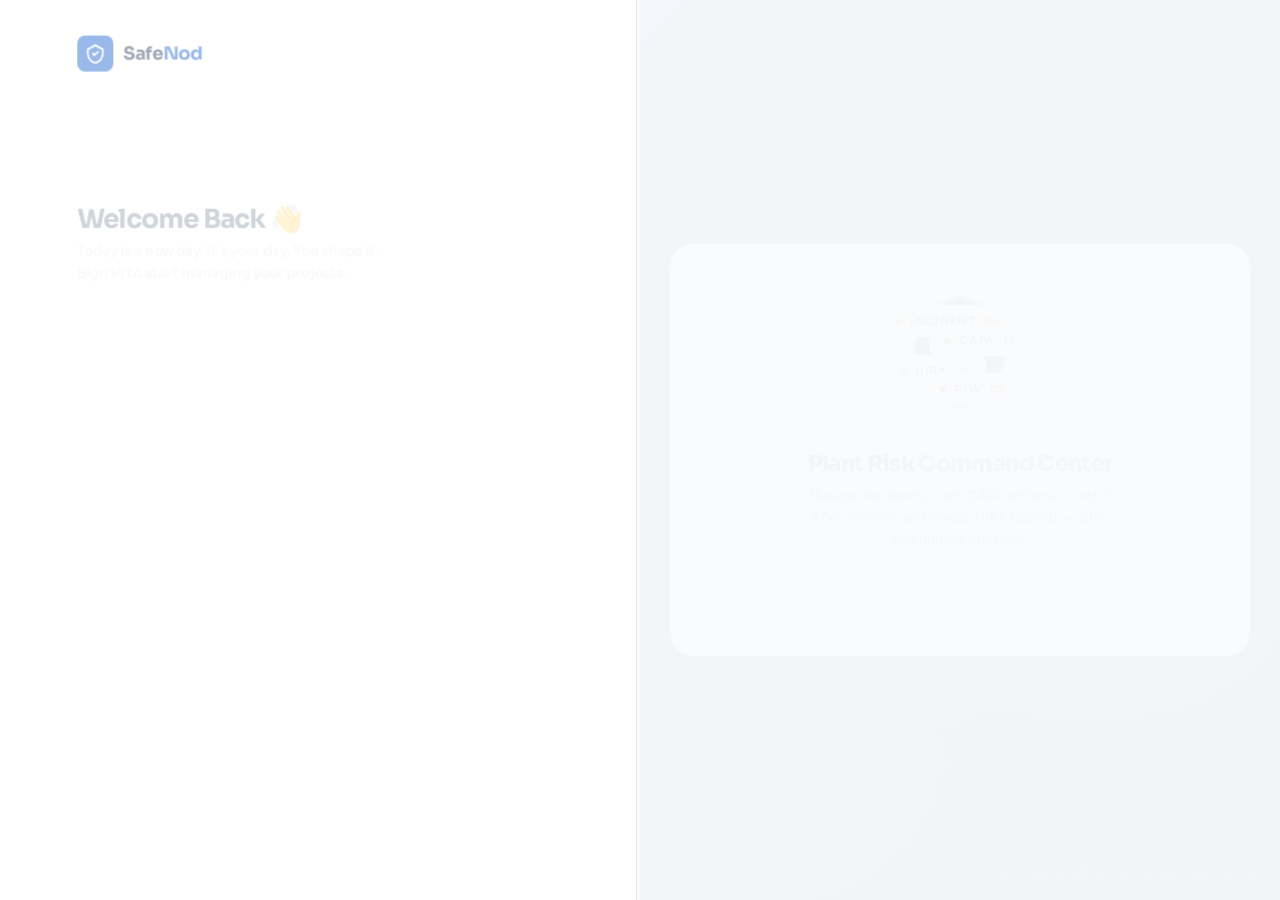
<file: Safenod/index.html>
<!DOCTYPE html>
<html>
<head>
  <meta http-equiv="refresh" content="0; url=DASHBORD PAGE/login page/login.html">
</head>
<body>
  <a href="DASHBORD PAGE/login page/login.html">Click here if not redirected</a>
</body>
</html>
</file>
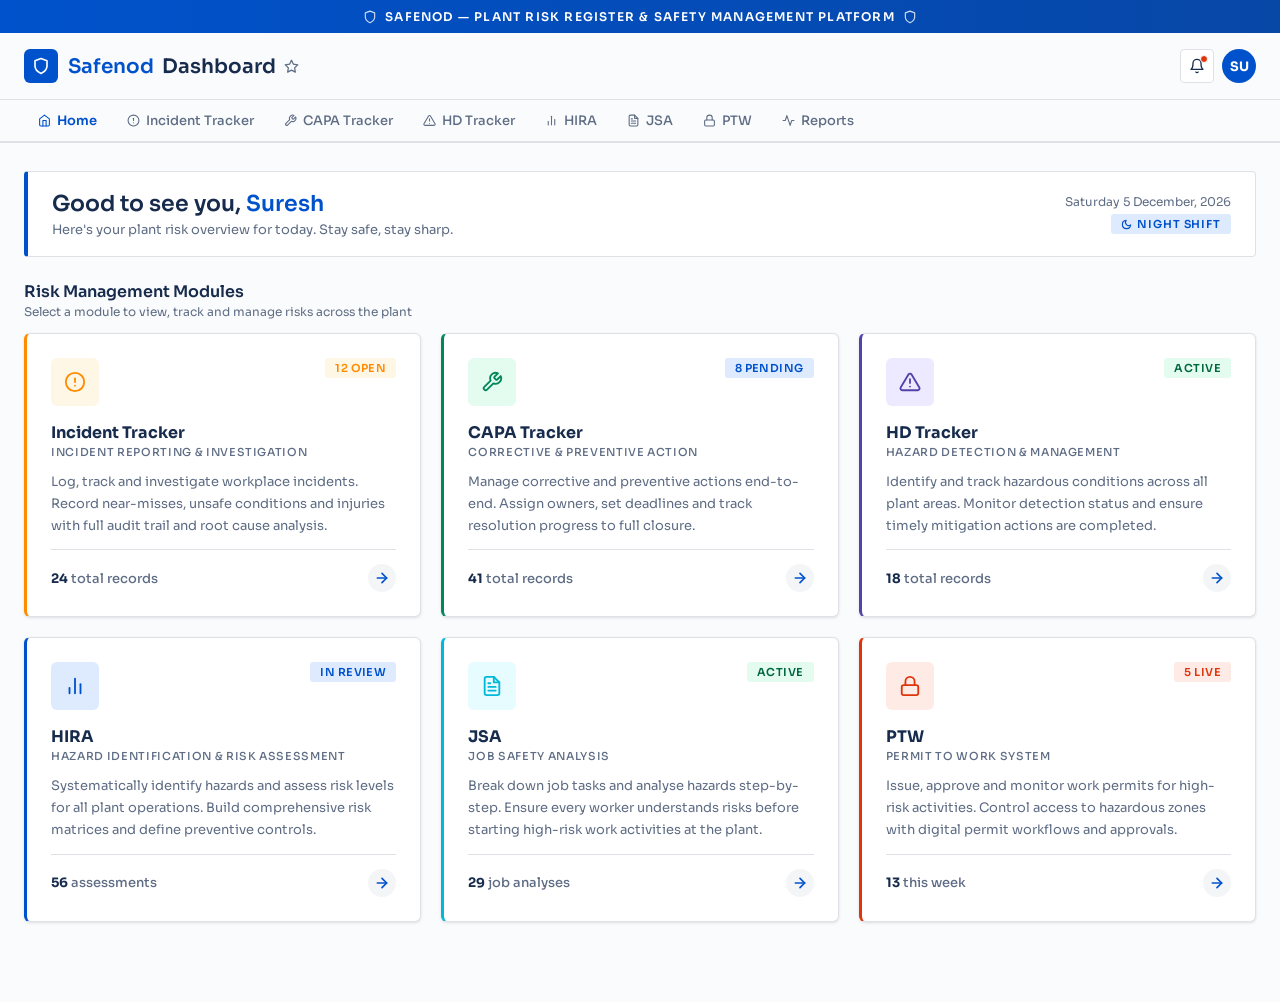
<file: Safenod/DASHBORD PAGE/loged inpage/index.html>
<!DOCTYPE html>
<html lang="en">
<head>
<meta charset="UTF-8">
<meta name="viewport" content="width=device-width, initial-scale=1.0">
<title>Safenod – Risk Register Dashboard</title>
<link href="https://fonts.googleapis.com/css2?family=Sora:wght@300;400;500;600;700&display=swap" rel="stylesheet">
<link rel="stylesheet" href="style.css">
</head>
<body>

<!-- ── BANNER ── -->
<div class="banner">
  <svg width="14" height="14" viewBox="0 0 24 24" fill="none" stroke="currentColor" stroke-width="2" stroke-linecap="round" stroke-linejoin="round" style="opacity:0.8">
    <path d="M12 22s8-4 8-10V5l-8-3-8 3v7c0 6 8 10 8 10z"/>
  </svg>
  SAFENOD — PLANT RISK REGISTER &amp; SAFETY MANAGEMENT PLATFORM
  <svg width="14" height="14" viewBox="0 0 24 24" fill="none" stroke="currentColor" stroke-width="2" stroke-linecap="round" stroke-linejoin="round" style="opacity:0.8">
    <path d="M12 22s8-4 8-10V5l-8-3-8 3v7c0 6 8 10 8 10z"/>
  </svg>
</div>

<!-- ── HEADER ── -->
<div class="header">
  <div class="header-left">
    <div class="logo-mark">
      <svg width="18" height="18" viewBox="0 0 24 24" fill="none" stroke="white" stroke-width="2.2" stroke-linecap="round" stroke-linejoin="round">
        <path d="M12 22s8-4 8-10V5l-8-3-8 3v7c0 6 8 10 8 10z"/>
      </svg>
    </div>
    <h1 class="header-title">
      <span class="accent">Safenod</span> Dashboard
      <span class="star-icon" id="starIcon" onclick="toggleStar()" title="Favourite">
        <svg width="15" height="15" viewBox="0 0 24 24" fill="none" stroke="currentColor" stroke-width="2" stroke-linecap="round" stroke-linejoin="round">
          <polygon points="12 2 15.09 8.26 22 9.27 17 14.14 18.18 21.02 12 17.77 5.82 21.02 7 14.14 2 9.27 8.91 8.26 12 2"/>
        </svg>
      </span>
    </h1>
  </div>
  <div class="header-right">
    <div class="bell-btn" title="Notifications">
      <svg width="16" height="16" viewBox="0 0 24 24" fill="none" stroke="currentColor" stroke-width="2" stroke-linecap="round" stroke-linejoin="round">
        <path d="M18 8A6 6 0 0 0 6 8c0 7-3 9-3 9h18s-3-2-3-9"/>
        <path d="M13.73 21a2 2 0 0 1-3.46 0"/>
      </svg>
      <div class="bell-dot"></div>
    </div>
    <div class="avatar-wrapper" id="avatarWrapper">
      <div class="nav-avatar" id="avatarInitials" onclick="toggleDropdown(event)">SU</div>

      <!-- ── AVATAR DROPDOWN ── -->
      <div class="avatar-dropdown" id="avatarDropdown">

        <!-- User Info Header -->
        <div class="dropdown-header">
          <div class="dropdown-avatar">SU</div>
          <div class="dropdown-user-info">
            <div class="dropdown-name">Suresh Kumar</div>
            <div class="dropdown-role">Safety Officer</div>
            <div class="dropdown-plant">
              <svg width="10" height="10" viewBox="0 0 24 24" fill="none" stroke="currentColor" stroke-width="2.5" stroke-linecap="round" stroke-linejoin="round">
                <path d="M12 22s8-4 8-10V5l-8-3-8 3v7c0 6 8 10 8 10z"/>
              </svg>
              Unit 3 — North Plant
            </div>
          </div>
        </div>

        <div class="dropdown-divider"></div>

        <!-- Group 1: Profile & Preferences -->
        <div class="dropdown-group">
          <div class="dropdown-item" onclick="handleDropdown('profile')">
            <div class="di-icon di-blue">
              <svg width="14" height="14" viewBox="0 0 24 24" fill="none" stroke="currentColor" stroke-width="2" stroke-linecap="round" stroke-linejoin="round">
                <path d="M20 21v-2a4 4 0 0 0-4-4H8a4 4 0 0 0-4 4v2"/>
                <circle cx="12" cy="7" r="4"/>
              </svg>
            </div>
            <div class="di-content">
              <div class="di-label">My Profile</div>
              <div class="di-sub">View your details &amp; activity</div>
            </div>
            <div class="di-arrow">›</div>
          </div>

          <div class="dropdown-item" onclick="handleDropdown('settings')">
            <div class="di-icon di-slate">
              <svg width="14" height="14" viewBox="0 0 24 24" fill="none" stroke="currentColor" stroke-width="2" stroke-linecap="round" stroke-linejoin="round">
                <circle cx="12" cy="12" r="3"/>
                <path d="M19.4 15a1.65 1.65 0 0 0 .33 1.82l.06.06a2 2 0 0 1-2.83 2.83l-.06-.06a1.65 1.65 0 0 0-1.82-.33 1.65 1.65 0 0 0-1 1.51V21a2 2 0 0 1-4 0v-.09A1.65 1.65 0 0 0 9 19.4a1.65 1.65 0 0 0-1.82.33l-.06.06a2 2 0 0 1-2.83-2.83l.06-.06A1.65 1.65 0 0 0 4.68 15a1.65 1.65 0 0 0-1.51-1H3a2 2 0 0 1 0-4h.09A1.65 1.65 0 0 0 4.6 9a1.65 1.65 0 0 0-.33-1.82l-.06-.06a2 2 0 0 1 2.83-2.83l.06.06A1.65 1.65 0 0 0 9 4.68a1.65 1.65 0 0 0 1-1.51V3a2 2 0 0 1 4 0v.09a1.65 1.65 0 0 0 1 1.51 1.65 1.65 0 0 0 1.82-.33l.06-.06a2 2 0 0 1 2.83 2.83l-.06.06A1.65 1.65 0 0 0 19.4 9a1.65 1.65 0 0 0 1.51 1H21a2 2 0 0 1 0 4h-.09a1.65 1.65 0 0 0-1.51 1z"/>
              </svg>
            </div>
            <div class="di-content">
              <div class="di-label">Settings</div>
              <div class="di-sub">UI &amp; notification preferences</div>
            </div>
            <div class="di-arrow">›</div>
          </div>

          <div class="dropdown-item" onclick="handleDropdown('password')">
            <div class="di-icon di-violet">
              <svg width="14" height="14" viewBox="0 0 24 24" fill="none" stroke="currentColor" stroke-width="2" stroke-linecap="round" stroke-linejoin="round">
                <rect x="3" y="11" width="18" height="11" rx="2" ry="2"/>
                <path d="M7 11V7a5 5 0 0 1 10 0v4"/>
              </svg>
            </div>
            <div class="di-content">
              <div class="di-label">Change Password</div>
              <div class="di-sub">Update your login credentials</div>
            </div>
            <div class="di-arrow">›</div>
          </div>
        </div>

        <div class="dropdown-divider"></div>

        <!-- Group 2: Utilities -->
        <div class="dropdown-group">
          <div class="dropdown-item" onclick="handleDropdown('notifications')">
            <div class="di-icon di-amber">
              <svg width="14" height="14" viewBox="0 0 24 24" fill="none" stroke="currentColor" stroke-width="2" stroke-linecap="round" stroke-linejoin="round">
                <path d="M18 8A6 6 0 0 0 6 8c0 7-3 9-3 9h18s-3-2-3-9"/>
                <path d="M13.73 21a2 2 0 0 1-3.46 0"/>
              </svg>
            </div>
            <div class="di-content">
              <div class="di-label">Notifications</div>
              <div class="di-sub">View alerts &amp; updates</div>
            </div>
            <div class="di-badge">3</div>
          </div>

          <div class="dropdown-item" onclick="handleDropdown('help')">
            <div class="di-icon di-teal">
              <svg width="14" height="14" viewBox="0 0 24 24" fill="none" stroke="currentColor" stroke-width="2" stroke-linecap="round" stroke-linejoin="round">
                <circle cx="12" cy="12" r="10"/>
                <path d="M9.09 9a3 3 0 0 1 5.83 1c0 2-3 3-3 3"/>
                <line x1="12" y1="17" x2="12.01" y2="17"/>
              </svg>
            </div>
            <div class="di-content">
              <div class="di-label">Help &amp; Support</div>
              <div class="di-sub">User guide &amp; contact</div>
            </div>
            <div class="di-arrow">›</div>
          </div>

          <div class="dropdown-item" onclick="handleDropdown('about')">
            <div class="di-icon di-slate">
              <svg width="14" height="14" viewBox="0 0 24 24" fill="none" stroke="currentColor" stroke-width="2" stroke-linecap="round" stroke-linejoin="round">
                <circle cx="12" cy="12" r="10"/>
                <line x1="12" y1="8" x2="12" y2="12"/>
                <line x1="12" y1="16" x2="12.01" y2="16"/>
              </svg>
            </div>
            <div class="di-content">
              <div class="di-label">About System</div>
              <div class="di-sub">v2.4.1 — Safenod Platform</div>
            </div>
            <div class="di-arrow">›</div>
          </div>
        </div>

        <div class="dropdown-divider"></div>

        <!-- Logout -->
        <div class="dropdown-group">
          <div class="dropdown-item dropdown-item-danger" onclick="handleDropdown('logout')">
            <div class="di-icon di-red">
              <svg width="14" height="14" viewBox="0 0 24 24" fill="none" stroke="currentColor" stroke-width="2" stroke-linecap="round" stroke-linejoin="round">
                <path d="M9 21H5a2 2 0 0 1-2-2V5a2 2 0 0 1 2-2h4"/>
                <polyline points="16 17 21 12 16 7"/>
                <line x1="21" y1="12" x2="9" y2="12"/>
              </svg>
            </div>
            <div class="di-content">
              <div class="di-label">Logout</div>
              <div class="di-sub">Exit your session safely</div>
            </div>
          </div>
        </div>

      </div>
    </div>
  </div>
</div>

<!-- ── TAB TOOLBAR ── -->
<div class="toolbar">
  <a class="tab-link active" onclick="setTab(this)">
    <svg width="13" height="13" viewBox="0 0 24 24" fill="none" stroke="currentColor" stroke-width="2" stroke-linecap="round" stroke-linejoin="round">
      <path d="M3 9l9-7 9 7v11a2 2 0 0 1-2 2H5a2 2 0 0 1-2-2z"/>
      <polyline points="9 22 9 12 15 12 15 22"/>
    </svg>
    Home
  </a>
  <a class="tab-link" onclick="setTab(this); openModule('incident')">
    <svg width="13" height="13" viewBox="0 0 24 24" fill="none" stroke="currentColor" stroke-width="2" stroke-linecap="round" stroke-linejoin="round">
      <circle cx="12" cy="12" r="10"/>
      <line x1="12" y1="8" x2="12" y2="12"/>
      <line x1="12" y1="16" x2="12.01" y2="16"/>
    </svg>
    Incident Tracker
  </a>
  <a class="tab-link" onclick="setTab(this); openModule('capa')">
    <svg width="13" height="13" viewBox="0 0 24 24" fill="none" stroke="currentColor" stroke-width="2" stroke-linecap="round" stroke-linejoin="round">
      <path d="M14.7 6.3a1 1 0 0 0 0 1.4l1.6 1.6a1 1 0 0 0 1.4 0l3.77-3.77a6 6 0 0 1-7.94 7.94l-6.91 6.91a2.12 2.12 0 0 1-3-3l6.91-6.91a6 6 0 0 1 7.94-7.94l-3.76 3.76z"/>
    </svg>
    CAPA Tracker
  </a>
  <a class="tab-link" onclick="setTab(this); openModule('hd')">
    <svg width="13" height="13" viewBox="0 0 24 24" fill="none" stroke="currentColor" stroke-width="2" stroke-linecap="round" stroke-linejoin="round">
      <path d="M10.29 3.86L1.82 18a2 2 0 0 0 1.71 3h16.94a2 2 0 0 0 1.71-3L13.71 3.86a2 2 0 0 0-3.42 0z"/>
      <line x1="12" y1="9" x2="12" y2="13"/>
      <line x1="12" y1="17" x2="12.01" y2="17"/>
    </svg>
    HD Tracker
  </a>
  <a class="tab-link" onclick="setTab(this); openModule('hira')">
    <svg width="13" height="13" viewBox="0 0 24 24" fill="none" stroke="currentColor" stroke-width="2" stroke-linecap="round" stroke-linejoin="round">
      <line x1="18" y1="20" x2="18" y2="10"/>
      <line x1="12" y1="20" x2="12" y2="4"/>
      <line x1="6" y1="20" x2="6" y2="14"/>
    </svg>
    HIRA
  </a>
  <a class="tab-link" onclick="setTab(this); openModule('jsa')">
    <svg width="13" height="13" viewBox="0 0 24 24" fill="none" stroke="currentColor" stroke-width="2" stroke-linecap="round" stroke-linejoin="round">
      <path d="M14 2H6a2 2 0 0 0-2 2v16a2 2 0 0 0 2 2h12a2 2 0 0 0 2-2V8z"/>
      <polyline points="14 2 14 8 20 8"/>
      <line x1="16" y1="13" x2="8" y2="13"/>
      <line x1="16" y1="17" x2="8" y2="17"/>
      <polyline points="10 9 9 9 8 9"/>
    </svg>
    JSA
  </a>
  <a class="tab-link" onclick="setTab(this); openModule('ptw')">
    <svg width="13" height="13" viewBox="0 0 24 24" fill="none" stroke="currentColor" stroke-width="2" stroke-linecap="round" stroke-linejoin="round">
      <rect x="3" y="11" width="18" height="11" rx="2" ry="2"/>
      <path d="M7 11V7a5 5 0 0 1 10 0v4"/>
    </svg>
    PTW
  </a>
  <a class="tab-link" onclick="setTab(this)">
    <svg width="13" height="13" viewBox="0 0 24 24" fill="none" stroke="currentColor" stroke-width="2" stroke-linecap="round" stroke-linejoin="round">
      <polyline points="22 12 18 12 15 21 9 3 6 12 2 12"/>
    </svg>
    Reports
  </a>
</div>

<!-- ── MAIN ── -->
<main>

  <!-- Greeting -->
  <div class="greeting-section">
    <div>
      <div class="greeting-title" id="greetingTitle">Good to see you, <span class="name">Suresh</span></div>
      <p class="greeting-sub" id="greetingSub">Here's your plant risk overview for today. Stay safe, stay sharp.</p>
    </div>
    <div class="greeting-right">
      <div class="greeting-date" id="todayDate"></div>
      <div class="greeting-shift" id="shiftTag">
        <svg width="11" height="11" viewBox="0 0 24 24" fill="none" stroke="currentColor" stroke-width="2.5" stroke-linecap="round" stroke-linejoin="round">
          <circle cx="12" cy="12" r="5"/>
          <line x1="12" y1="1" x2="12" y2="3"/>
          <line x1="12" y1="21" x2="12" y2="23"/>
          <line x1="4.22" y1="4.22" x2="5.64" y2="5.64"/>
          <line x1="18.36" y1="18.36" x2="19.78" y2="19.78"/>
          <line x1="1" y1="12" x2="3" y2="12"/>
          <line x1="21" y1="12" x2="23" y2="12"/>
          <line x1="4.22" y1="19.78" x2="5.64" y2="18.36"/>
          <line x1="18.36" y1="5.64" x2="19.78" y2="4.22"/>
        </svg>
        Morning Shift
      </div>
    </div>
  </div>

  <!-- Section Header -->
  <div class="section-header">
    <div>
      <div class="section-title">Risk Management Modules</div>
      <div class="section-sub">Select a module to view, track and manage risks across the plant</div>
    </div>
  </div>

  <!-- Module Cards -->
  <div class="module-grid">

    <!-- Incident Tracker -->
    <div class="module-card card-incident" onclick="openModule('incident')">
      <div class="module-card-top">
        <div class="module-icon">
          <svg width="22" height="22" viewBox="0 0 24 24" fill="none" stroke="#ff8b00" stroke-width="2" stroke-linecap="round" stroke-linejoin="round">
            <circle cx="12" cy="12" r="10"/>
            <line x1="12" y1="8" x2="12" y2="12"/>
            <line x1="12" y1="16" x2="12.01" y2="16"/>
          </svg>
        </div>
        <div class="module-status badge-open">12 OPEN</div>
      </div>
      <div>
        <div class="module-name">Incident Tracker</div>
        <div class="module-fullname">Incident Reporting &amp; Investigation</div>
      </div>
      <div class="module-desc">Log, track and investigate workplace incidents. Record near-misses, unsafe conditions and injuries with full audit trail and root cause analysis.</div>
      <div class="module-footer">
        <div class="module-count"><strong>24</strong> total records</div>
        <div class="card-arrow">
          <svg width="16" height="16" viewBox="0 0 24 24" fill="none" stroke="currentColor" stroke-width="2.5" stroke-linecap="round" stroke-linejoin="round">
            <line x1="5" y1="12" x2="19" y2="12"/>
            <polyline points="12 5 19 12 12 19"/>
          </svg>
        </div>
      </div>
    </div>

    <!-- CAPA Tracker -->
    <div class="module-card card-capa" onclick="openModule('capa')">
      <div class="module-card-top">
        <div class="module-icon">
          <svg width="22" height="22" viewBox="0 0 24 24" fill="none" stroke="#00875a" stroke-width="2" stroke-linecap="round" stroke-linejoin="round">
            <path d="M14.7 6.3a1 1 0 0 0 0 1.4l1.6 1.6a1 1 0 0 0 1.4 0l3.77-3.77a6 6 0 0 1-7.94 7.94l-6.91 6.91a2.12 2.12 0 0 1-3-3l6.91-6.91a6 6 0 0 1 7.94-7.94l-3.76 3.76z"/>
          </svg>
        </div>
        <div class="module-status badge-review">8 PENDING</div>
      </div>
      <div>
        <div class="module-name">CAPA Tracker</div>
        <div class="module-fullname">Corrective &amp; Preventive Action</div>
      </div>
      <div class="module-desc">Manage corrective and preventive actions end-to-end. Assign owners, set deadlines and track resolution progress to full closure.</div>
      <div class="module-footer">
        <div class="module-count"><strong>41</strong> total records</div>
        <div class="card-arrow">
          <svg width="16" height="16" viewBox="0 0 24 24" fill="none" stroke="currentColor" stroke-width="2.5" stroke-linecap="round" stroke-linejoin="round">
            <line x1="5" y1="12" x2="19" y2="12"/>
            <polyline points="12 5 19 12 12 19"/>
          </svg>
        </div>
      </div>
    </div>

    <!-- HD Tracker -->
    <div class="module-card card-hd" onclick="openModule('hd')">
      <div class="module-card-top">
        <div class="module-icon">
          <svg width="22" height="22" viewBox="0 0 24 24" fill="none" stroke="#5243aa" stroke-width="2" stroke-linecap="round" stroke-linejoin="round">
            <path d="M10.29 3.86L1.82 18a2 2 0 0 0 1.71 3h16.94a2 2 0 0 0 1.71-3L13.71 3.86a2 2 0 0 0-3.42 0z"/>
            <line x1="12" y1="9" x2="12" y2="13"/>
            <line x1="12" y1="17" x2="12.01" y2="17"/>
          </svg>
        </div>
        <div class="module-status badge-active">ACTIVE</div>
      </div>
      <div>
        <div class="module-name">HD Tracker</div>
        <div class="module-fullname">Hazard Detection &amp; Management</div>
      </div>
      <div class="module-desc">Identify and track hazardous conditions across all plant areas. Monitor detection status and ensure timely mitigation actions are completed.</div>
      <div class="module-footer">
        <div class="module-count"><strong>18</strong> total records</div>
        <div class="card-arrow">
          <svg width="16" height="16" viewBox="0 0 24 24" fill="none" stroke="currentColor" stroke-width="2.5" stroke-linecap="round" stroke-linejoin="round">
            <line x1="5" y1="12" x2="19" y2="12"/>
            <polyline points="12 5 19 12 12 19"/>
          </svg>
        </div>
      </div>
    </div>

    <!-- HIRA -->
    <div class="module-card card-hira" onclick="openModule('hira')">
      <div class="module-card-top">
        <div class="module-icon">
          <svg width="22" height="22" viewBox="0 0 24 24" fill="none" stroke="#0052cc" stroke-width="2" stroke-linecap="round" stroke-linejoin="round">
            <line x1="18" y1="20" x2="18" y2="10"/>
            <line x1="12" y1="20" x2="12" y2="4"/>
            <line x1="6" y1="20" x2="6" y2="14"/>
          </svg>
        </div>
        <div class="module-status badge-review">IN REVIEW</div>
      </div>
      <div>
        <div class="module-name">HIRA</div>
        <div class="module-fullname">Hazard Identification &amp; Risk Assessment</div>
      </div>
      <div class="module-desc">Systematically identify hazards and assess risk levels for all plant operations. Build comprehensive risk matrices and define preventive controls.</div>
      <div class="module-footer">
        <div class="module-count"><strong>56</strong> assessments</div>
        <div class="card-arrow">
          <svg width="16" height="16" viewBox="0 0 24 24" fill="none" stroke="currentColor" stroke-width="2.5" stroke-linecap="round" stroke-linejoin="round">
            <line x1="5" y1="12" x2="19" y2="12"/>
            <polyline points="12 5 19 12 12 19"/>
          </svg>
        </div>
      </div>
    </div>

    <!-- JSA -->
    <div class="module-card card-jsa" onclick="openModule('jsa')">
      <div class="module-card-top">
        <div class="module-icon">
          <svg width="22" height="22" viewBox="0 0 24 24" fill="none" stroke="#00b8d9" stroke-width="2" stroke-linecap="round" stroke-linejoin="round">
            <path d="M14 2H6a2 2 0 0 0-2 2v16a2 2 0 0 0 2 2h12a2 2 0 0 0 2-2V8z"/>
            <polyline points="14 2 14 8 20 8"/>
            <line x1="16" y1="13" x2="8" y2="13"/>
            <line x1="16" y1="17" x2="8" y2="17"/>
            <polyline points="10 9 9 9 8 9"/>
          </svg>
        </div>
        <div class="module-status badge-active">ACTIVE</div>
      </div>
      <div>
        <div class="module-name">JSA</div>
        <div class="module-fullname">Job Safety Analysis</div>
      </div>
      <div class="module-desc">Break down job tasks and analyse hazards step-by-step. Ensure every worker understands risks before starting high-risk work activities at the plant.</div>
      <div class="module-footer">
        <div class="module-count"><strong>29</strong> job analyses</div>
        <div class="card-arrow">
          <svg width="16" height="16" viewBox="0 0 24 24" fill="none" stroke="currentColor" stroke-width="2.5" stroke-linecap="round" stroke-linejoin="round">
            <line x1="5" y1="12" x2="19" y2="12"/>
            <polyline points="12 5 19 12 12 19"/>
          </svg>
        </div>
      </div>
    </div>

    <!-- PTW -->
    <div class="module-card card-ptw" onclick="openModule('ptw')">
      <div class="module-card-top">
        <div class="module-icon">
          <svg width="22" height="22" viewBox="0 0 24 24" fill="none" stroke="#de350b" stroke-width="2" stroke-linecap="round" stroke-linejoin="round">
            <rect x="3" y="11" width="18" height="11" rx="2" ry="2"/>
            <path d="M7 11V7a5 5 0 0 1 10 0v4"/>
          </svg>
        </div>
        <div class="module-status badge-live">5 LIVE</div>
      </div>
      <div>
        <div class="module-name">PTW</div>
        <div class="module-fullname">Permit to Work System</div>
      </div>
      <div class="module-desc">Issue, approve and monitor work permits for high-risk activities. Control access to hazardous zones with digital permit workflows and approvals.</div>
      <div class="module-footer">
        <div class="module-count"><strong>13</strong> this week</div>
        <div class="card-arrow">
          <svg width="16" height="16" viewBox="0 0 24 24" fill="none" stroke="currentColor" stroke-width="2.5" stroke-linecap="round" stroke-linejoin="round">
            <line x1="5" y1="12" x2="19" y2="12"/>
            <polyline points="12 5 19 12 12 19"/>
          </svg>
        </div>
      </div>
    </div>

  </div>
</main>

<script src="script.js"></script>
</body>
</html>
</file>
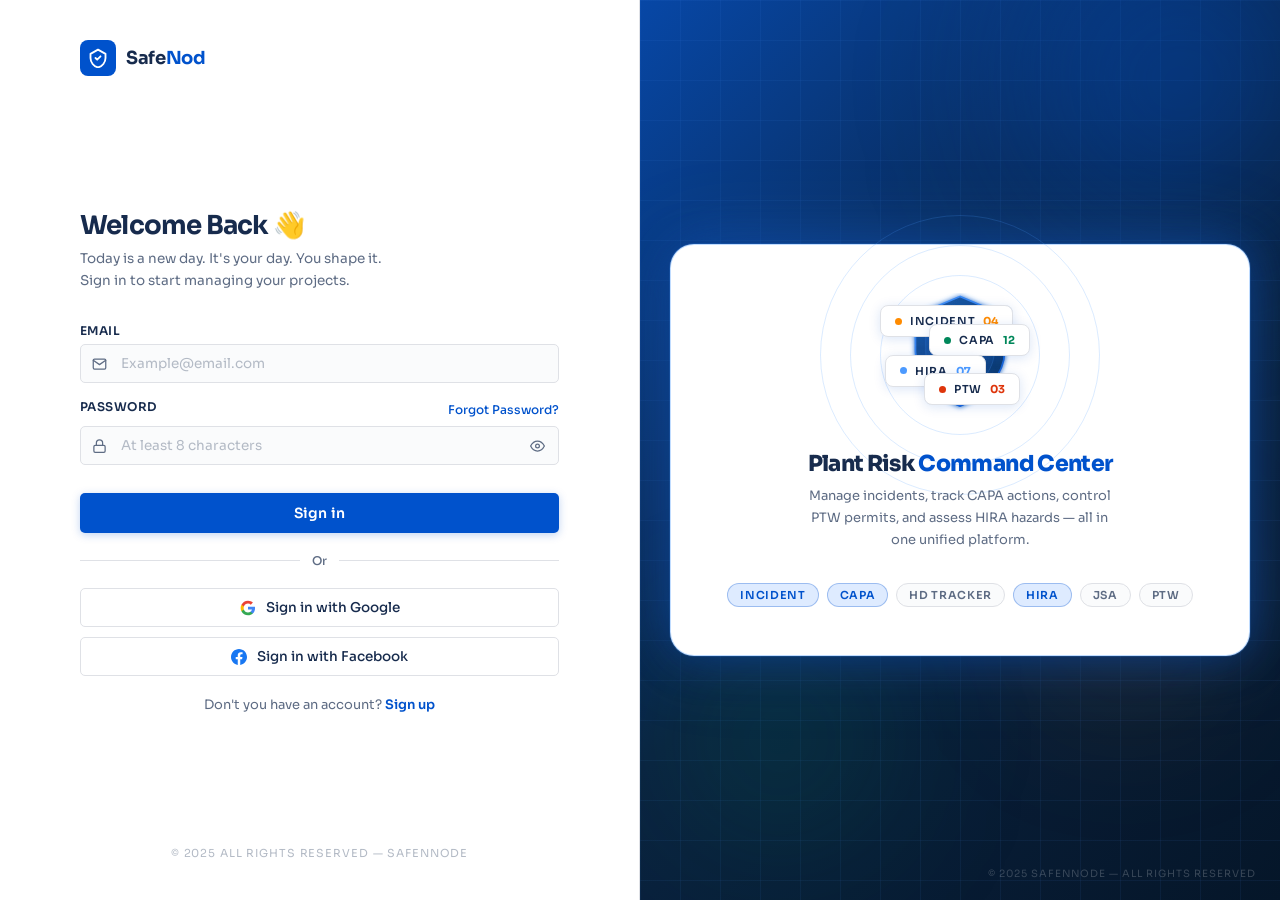
<file: Safenod/DASHBORD PAGE/login page/login.html>
<!DOCTYPE html>
<html lang="en">
<head>
  <meta charset="UTF-8" />
  <meta name="viewport" content="width=device-width, initial-scale=1.0"/>
  <title>SafeNode – Sign In</title>
  <link href="https://fonts.googleapis.com/css2?family=Sora:wght@400;500;600;700;800&display=swap" rel="stylesheet"/>
  <link rel="stylesheet" href="login.css"/>
</head>
<body>

  <!-- ── LEFT PANEL ── -->
  <div class="left-panel">

    <!-- Logo -->
    <div class="logo-area">
      <div class="logo-mark">
        <svg width="20" height="20" viewBox="0 0 24 24" fill="none" stroke="white" stroke-width="2.2" stroke-linecap="round" stroke-linejoin="round">
          <path d="M12 2L3 7v5c0 5.25 3.75 10.15 9 11.25C17.25 22.15 21 17.25 21 12V7z"/>
          <polyline points="9 12 11 14 15 10"/>
        </svg>
      </div>
      <span class="logo-name">Safe<span>Nod</span></span>
    </div>

    <!-- Form -->
    <div class="form-area">
      <h1 class="welcome-heading">Welcome Back <span class="wave">👋</span></h1>
      <p class="welcome-sub">Today is a new day. It's your day. You shape it.<br>Sign in to start managing your projects.</p>

      <div class="field-group">

        <!-- Email -->
        <div>
          <label class="field-label" for="email">Email</label>
          <div class="field-wrap">
            <span class="field-icon">
              <svg width="15" height="15" viewBox="0 0 24 24" fill="none" stroke="currentColor" stroke-width="2" stroke-linecap="round" stroke-linejoin="round">
                <path d="M4 4h16c1.1 0 2 .9 2 2v12c0 1.1-.9 2-2 2H4c-1.1 0-2-.9-2-2V6c0-1.1.9-2 2-2z"/>
                <polyline points="22,6 12,13 2,6"/>
              </svg>
            </span>
            <input class="field-input" id="email" type="email" placeholder="Example@email.com" autocomplete="email"/>
          </div>
          <span class="error-msg" id="emailError">Please enter a valid email address.</span>
        </div>

        <!-- Password -->
        <div>
          <div class="field-row">
            <label class="field-label" for="password">Password</label>
            <a href="#" class="forgot-link">Forgot Password?</a>
          </div>
          <div class="field-wrap">
            <span class="field-icon">
              <svg width="15" height="15" viewBox="0 0 24 24" fill="none" stroke="currentColor" stroke-width="2" stroke-linecap="round" stroke-linejoin="round">
                <rect x="3" y="11" width="18" height="11" rx="2" ry="2"/>
                <path d="M7 11V7a5 5 0 0 1 10 0v4"/>
              </svg>
            </span>
            <input class="field-input" id="password" type="password" placeholder="At least 8 characters" autocomplete="current-password"/>
            <button class="eye-toggle" id="eyeToggle" type="button" onclick="toggleEye()">
              <svg id="eyeIcon" width="15" height="15" viewBox="0 0 24 24" fill="none" stroke="currentColor" stroke-width="2" stroke-linecap="round" stroke-linejoin="round">
                <path d="M1 12s4-8 11-8 11 8 11 8-4 8-11 8-11-8-11-8z"/>
                <circle cx="12" cy="12" r="3"/>
              </svg>
            </button>
          </div>
          <span class="error-msg" id="passError">Password must be at least 8 characters.</span>
        </div>

      </div>

      <button class="signin-btn" id="signinBtn" onclick="handleSignIn()">
        <span class="btn-text">Sign in</span>
        <div class="spinner"></div>
      </button>

      <div class="divider">
        <div class="divider-line"></div>
        <span class="divider-text">Or</span>
        <div class="divider-line"></div>
      </div>

      <div class="social-btns">
        <button class="social-btn">
          <svg width="16" height="16" viewBox="0 0 24 24">
            <path fill="#4285F4" d="M22.56 12.25c0-.78-.07-1.53-.2-2.25H12v4.26h5.92c-.26 1.37-1.04 2.53-2.21 3.31v2.77h3.57c2.08-1.92 3.28-4.74 3.28-8.09z"/>
            <path fill="#34A853" d="M12 23c2.97 0 5.46-.98 7.28-2.66l-3.57-2.77c-.98.66-2.23 1.06-3.71 1.06-2.86 0-5.29-1.93-6.16-4.53H2.18v2.84C3.99 20.53 7.7 23 12 23z"/>
            <path fill="#FBBC05" d="M5.84 14.09c-.22-.66-.35-1.36-.35-2.09s.13-1.43.35-2.09V7.07H2.18C1.43 8.55 1 10.22 1 12s.43 3.45 1.18 4.93l2.85-2.22.81-.62z"/>
            <path fill="#EA4335" d="M12 5.38c1.62 0 3.06.56 4.21 1.64l3.15-3.15C17.45 2.09 14.97 1 12 1 7.7 1 3.99 3.47 2.18 7.07l3.66 2.84c.87-2.6 3.3-4.53 6.16-4.53z"/>
          </svg>
          Sign in with Google
        </button>

        <button class="social-btn">
          <svg width="16" height="16" viewBox="0 0 24 24" fill="#1877F2">
            <path d="M24 12.073c0-6.627-5.373-12-12-12s-12 5.373-12 12c0 5.99 4.388 10.954 10.125 11.854v-8.385H7.078v-3.47h3.047V9.43c0-3.007 1.792-4.669 4.533-4.669 1.312 0 2.686.235 2.686.235v2.953H15.83c-1.491 0-1.956.925-1.956 1.874v2.25h3.328l-.532 3.47h-2.796v8.385C19.612 23.027 24 18.062 24 12.073z"/>
          </svg>
          Sign in with Facebook
        </button>
      </div>

      <p class="signup-link">Don't you have an account? <a href="#">Sign up</a></p>
    </div>

    <div class="left-footer">© 2025 ALL RIGHTS RESERVED — SAFENNODE</div>
  </div>

  <!-- ── RIGHT PANEL ── -->
  <div class="right-panel">
    <div class="grid-bg"></div>
    <div class="blob blob-1"></div>
    <div class="blob blob-2"></div>
    <div class="blob blob-3"></div>

    <div class="central-visual">

      <!-- Shield with rings -->
      <div class="shield-wrap">
        <div class="shield-ring ring1"></div>
        <div class="shield-ring ring2"></div>
        <div class="shield-ring ring3"></div>

        <!-- Floating module badges -->
        <div class="float-badge badge-incident">
          <div class="badge-dot" style="background:#ff8b00;"></div>
          <span class="badge-label">Incident</span>
          <span class="badge-count" style="color:#ff8b00;">04</span>
        </div>
        <div class="float-badge badge-capa">
          <div class="badge-dot" style="background:#00875a;"></div>
          <span class="badge-label">CAPA</span>
          <span class="badge-count" style="color:#00875a;">12</span>
        </div>
        <div class="float-badge badge-hira">
          <div class="badge-dot" style="background:#4c9aff;"></div>
          <span class="badge-label">HIRA</span>
          <span class="badge-count" style="color:#4c9aff;">07</span>
        </div>
        <div class="float-badge badge-ptw">
          <div class="badge-dot" style="background:#de350b;"></div>
          <span class="badge-label">PTW</span>
          <span class="badge-count" style="color:#de350b;">03</span>
        </div>

        <!-- Main shield SVG -->
        <svg class="main-shield" viewBox="0 0 120 140" fill="none" xmlns="http://www.w3.org/2000/svg">
          <defs>
            <linearGradient id="shieldGrad" x1="0" y1="0" x2="120" y2="140" gradientUnits="userSpaceOnUse">
              <stop offset="0%" stop-color="#1e5fb3"/>
              <stop offset="100%" stop-color="#0a2e5c"/>
            </linearGradient>
            <linearGradient id="shieldStroke" x1="0" y1="0" x2="120" y2="140" gradientUnits="userSpaceOnUse">
              <stop offset="0%" stop-color="#4c9aff"/>
              <stop offset="100%" stop-color="#0052cc"/>
            </linearGradient>
            <filter id="glow">
              <feGaussianBlur stdDeviation="3" result="coloredBlur"/>
              <feMerge><feMergeNode in="coloredBlur"/><feMergeNode in="SourceGraphic"/></feMerge>
            </filter>
          </defs>
          <!-- Shield body -->
          <path d="M60 4L8 26V68C8 96 32 120 60 132C88 120 112 96 112 68V26L60 4Z"
            fill="url(#shieldGrad)"
            stroke="url(#shieldStroke)" stroke-width="2"
            filter="url(#glow)"/>
          <!-- Inner shield lighter -->
          <path d="M60 18L20 36V68C20 90 38 110 60 120C82 110 100 90 100 68V36L60 18Z"
            fill="rgba(76,154,255,0.08)"
            stroke="rgba(76,154,255,0.25)" stroke-width="1"/>
          <!-- Checkmark -->
          <polyline points="38,68 52,82 82,52"
            stroke="#4c9aff" stroke-width="6"
            stroke-linecap="round" stroke-linejoin="round"
            filter="url(#glow)"/>
          <!-- Decorative dots -->
          <circle cx="60" cy="28" r="2" fill="rgba(76,154,255,0.5)"/>
          <circle cx="28" cy="60" r="1.5" fill="rgba(76,154,255,0.3)"/>
          <circle cx="92" cy="60" r="1.5" fill="rgba(76,154,255,0.3)"/>
        </svg>
      </div>

      <!-- Info block -->
      <div class="info-block">
        <h2 class="info-title">Plant Risk <span>Command Center</span></h2>
        <p class="info-sub">Manage incidents, track CAPA actions, control PTW permits, and assess HIRA hazards — all in one unified platform.</p>
      </div>

      <!-- Module pills -->
      <div class="module-pills">
        <span class="pill active-pill">Incident</span>
        <span class="pill active-pill">CAPA</span>
        <span class="pill">HD Tracker</span>
        <span class="pill active-pill">HIRA</span>
        <span class="pill">JSA</span>
        <span class="pill">PTW</span>
      </div>

    </div>

    <div class="right-footer">© 2025 SAFENNODE — ALL RIGHTS RESERVED</div>
  </div>

  <script src="login.js"></script>
</body>
</html>
</file>
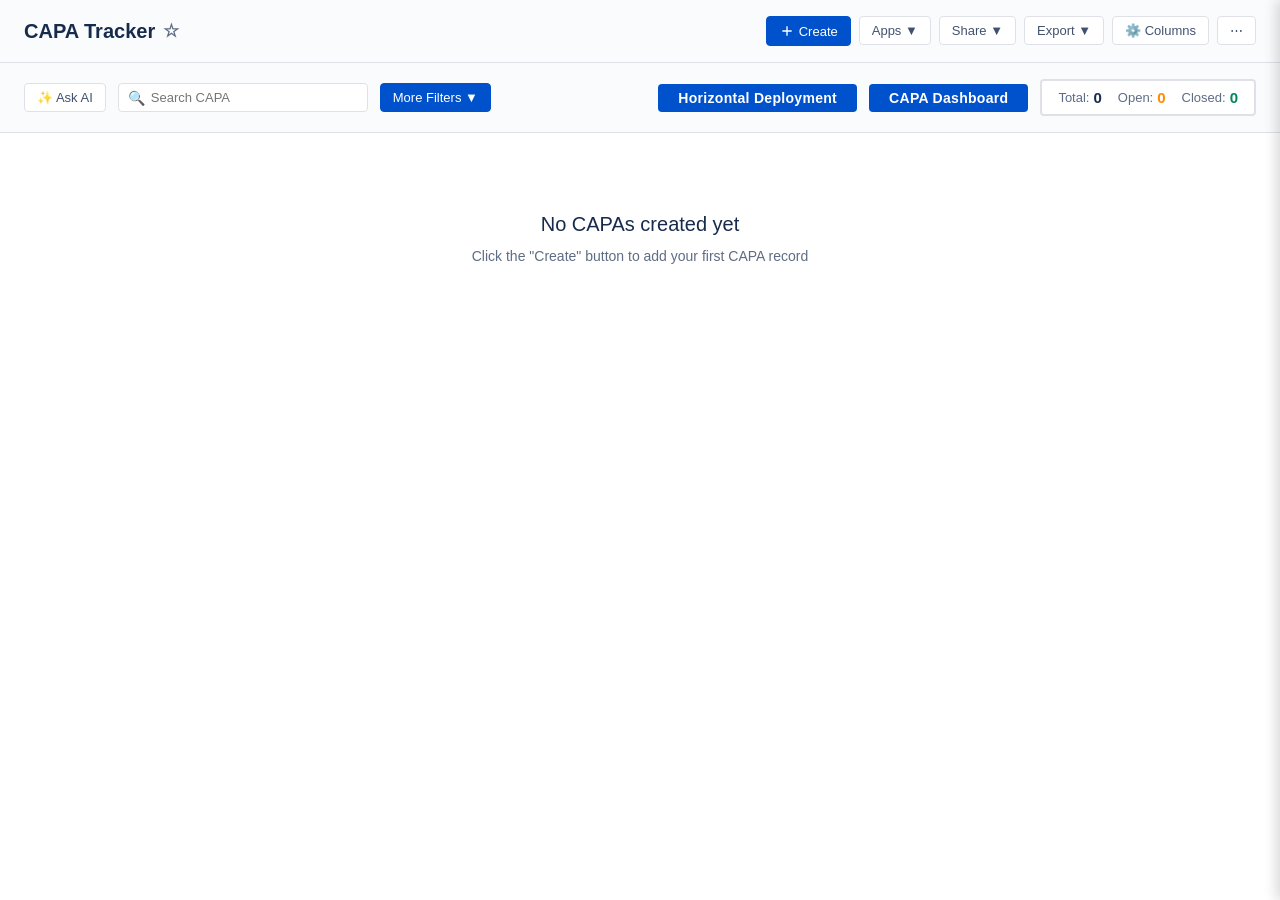
<file: Safenod/TRACKERS/CAPA Tracker/capa.html>
<!DOCTYPE html>
<html lang="en">
<head> 
    <meta charset="UTF-8">
    <meta name="viewport" content="width=device-width, initial-scale=1.0">
    <title>CAPA Tracker</title>
    <link rel="stylesheet" href="capa.css">
</head>
<body>
    <!-- CAPA Tracker -->
    <div class="capa-management" id="capaManagement">
        <div class="header">
            <div class="header-left">
                <h1 class="header-title">
                    CAPA Tracker
                    <span class="star-icon">☆</span>
                </h1>
            </div>
            <div class="header-right">
                <button class="btn btn-create-primary" onclick="openCapaModal()">
                    <svg width="16" height="16" viewBox="0 0 24 24" fill="currentColor">
                        <path d="M19 13h-6v6h-2v-6H5v-2h6V5h2v6h6v2z"/>
                    </svg>
                    Create
                </button>
                <div class="btn-wrapper">
                    <button class="btn" onclick="toggleHeaderDropdown('appsDropdown')">Apps ▼</button>
                    <div class="header-dropdown" id="appsDropdown">
                        <div class="header-dropdown-item" onclick="openInGoogleSheets()">📊 Open in Google Sheets</div>
                        <div class="header-dropdown-item" onclick="openInMicrosoftExcel()">📊 Open in Microsoft Excel</div>
                    </div>
                </div>
                <div class="btn-wrapper">
                    <button class="btn" onclick="openShareModal()">Share ▼</button>
                </div>
                <div class="btn-wrapper">
                    <button class="btn" onclick="toggleHeaderDropdown('exportDropdown')">Export ▼</button>
                    <div class="header-dropdown" id="exportDropdown">
                        <div class="header-dropdown-item" onclick="printList()">Print list</div>
                        <div class="header-dropdown-item" onclick="printDetails()">Print details</div>
                        <div class="header-dropdown-divider"></div>
                        <div class="header-dropdown-item" onclick="exportXML()">Export XML</div>
                        <div class="header-dropdown-item" onclick="exportCSV()">Export CSV</div>
                        <div class="header-dropdown-item" onclick="exportExcel()">Export Excel</div>
                    </div>
                </div>
                <div class="btn-wrapper">
                    <button class="btn" onclick="toggleColumnSelector()">⚙️ Columns</button>
                    <div class="header-dropdown column-selector-dropdown" id="columnSelectorDropdown">
                        <div class="column-selector-header">Show/Hide Columns</div>
                        <label class="column-checkbox"><input type="checkbox" checked onchange="toggleColumn(this, 5)"> Incident ID</label>
                        <label class="column-checkbox"><input type="checkbox" checked onchange="toggleColumn(this, 6)"> CAPA by Respective Plant</label>
                        <label class="column-checkbox"><input type="checkbox" checked onchange="toggleColumn(this, 7)"> Target Date of Completion</label>
                        <label class="column-checkbox"><input type="checkbox" checked onchange="toggleColumn(this, 8)"> CAPA TYPE</label>
                        <label class="column-checkbox"><input type="checkbox" checked onchange="toggleColumn(this, 9)"> Status of CAPA</label>
                        <label class="column-checkbox"><input type="checkbox" checked onchange="toggleColumn(this, 10)"> Approval for HD</label>
                    </div>
                </div>
                <div class="btn-wrapper">
                    <button class="btn" onclick="toggleHeaderDropdown('moreOptionsDropdown')">⋯</button>
                    <div class="header-dropdown more-options-dropdown" id="moreOptionsDropdown">
                        <div class="header-dropdown-item" onclick="viewAsChart()">📊 View items as a chart</div>
                        <div class="header-dropdown-item" onclick="bulkChange()">🔄 Bulk change items</div>
                        <div class="header-dropdown-item" onclick="importCSV()">📥 Import from CSV</div>
                        <div class="header-dropdown-divider"></div>
                        <div class="header-dropdown-item" onclick="giveFeedback()">💬 Give feedback</div>
                    </div>
                </div>
            </div>
        </div>

        <div class="toolbar">
            <button class="ask-ai-btn" onclick="toggleAISearch()">Ask AI</button>
            
            <div class="ai-search-container" id="aiSearchContainer">
                <div class="ai-search-box">
                    <input type="text" id="aiSearchInput" placeholder="">
                    <button class="ai-go-btn" onclick="executeAISearch()">Go →</button>
                    <button class="ai-close-btn" onclick="closeAISearch()">✕</button>
                </div>
            </div>
            
            <div class="search-box" id="searchSection">
                <input type="text" placeholder="Search CAPA" onkeyup="searchTable(this.value)">
            </div>

            <div class="filter-wrapper">
                <button class="btn btn-more-filters" onclick="toggleMoreFilters()">More Filters ▼</button>
                
                <div class="more-filters-dropdown" id="moreFiltersDropdown">
                    <div class="more-filters-content">

                        <div class="filter-menu-item" onmouseenter="showSubmenu('categorySubmenu')" onmouseleave="hideSubmenu('categorySubmenu')">
                            <span>Category</span>
                            <span class="submenu-arrow">▶</span>
                            <div class="filter-submenu" id="categorySubmenu">
                                <label class="filter-checkbox-label">
                                    <input type="checkbox" class="filter-checkbox" value="Reportable" onchange="applyMoreFilters()">
                                    <span class="badge severity-r">Reportable</span>
                                </label>
                                <label class="filter-checkbox-label">
                                    <input type="checkbox" class="filter-checkbox" value="Non-Reportable" onchange="applyMoreFilters()">
                                    <span class="badge severity-nr">Non-Reportable</span>
                                </label>
                                <label class="filter-checkbox-label">
                                    <input type="checkbox" class="filter-checkbox" value="First Aid" onchange="applyMoreFilters()">
                                    <span class="badge severity-fa">First Aid</span>
                                </label>
                                <label class="filter-checkbox-label">
                                    <input type="checkbox" class="filter-checkbox" value="Near Miss" onchange="applyMoreFilters()">
                                    <span class="badge severity-nm">Near Miss</span>
                                </label>
                                <label class="filter-checkbox-label">
                                    <input type="checkbox" class="filter-checkbox" value="Environment" onchange="applyMoreFilters()">
                                    <span class="badge severity-env">Environment</span>
                                </label>
                                <label class="filter-checkbox-label">
                                    <input type="checkbox" class="filter-checkbox" value="Fire" onchange="applyMoreFilters()">
                                    <span class="badge severity-fire">Fire</span>
                                </label>
                            </div>
                        </div>

                        <div class="filter-menu-divider"></div>

                        <div class="filter-menu-item" onmouseenter="showSubmenu('plantsSubmenu')" onmouseleave="hideSubmenu('plantsSubmenu')">
                            <span>Plants</span>
                            <span class="submenu-arrow">▶</span>
                            <div class="filter-submenu" id="plantsSubmenu">
                                <label class="filter-checkbox-label">
                                    <input type="checkbox" class="filter-checkbox" value="Alwar" onchange="applyMoreFilters()">
                                    <span>Alwar</span>
                                </label>
                                <label class="filter-checkbox-label">
                                    <input type="checkbox" class="filter-checkbox" value="Bhandara" onchange="applyMoreFilters()">
                                    <span>Bhandara</span>
                                </label>
                                <label class="filter-checkbox-label">
                                    <input type="checkbox" class="filter-checkbox" value="CPPS" onchange="applyMoreFilters()">
                                    <span>CPPS</span>
                                </label>
                                <label class="filter-checkbox-label">
                                    <input type="checkbox" class="filter-checkbox" value="ENR" onchange="applyMoreFilters()">
                                    <span>ENR</span>
                                </label>
                            </div>
                        </div>

                        <div class="filter-menu-divider"></div>

                        <div class="filter-menu-item" onmouseenter="showSubmenu('statusSubmenu')" onmouseleave="hideSubmenu('statusSubmenu')">
                            <span>Status of CAPA</span>
                            <span class="submenu-arrow">▶</span>
                            <div class="filter-submenu" id="statusSubmenu">
                                <label class="filter-checkbox-label">
                                    <input type="checkbox" class="filter-checkbox" value="Open" onchange="applyMoreFilters()">
                                    <span class="status-badge-inline status-open">Open</span>
                                </label>
                                <label class="filter-checkbox-label">
                                    <input type="checkbox" class="filter-checkbox" value="Closed" onchange="applyMoreFilters()">
                                    <span class="status-badge-inline status-closed">Closed</span>
                                </label>
                            </div>
                        </div>

                        <div class="filter-menu-divider"></div>

                        <div class="filter-menu-item" onmouseenter="showSubmenu('approvalHDSubmenu')" onmouseleave="hideSubmenu('approvalHDSubmenu')">
                            <span>Approval for HD</span>
                            <span class="submenu-arrow">▶</span>
                            <div class="filter-submenu" id="approvalHDSubmenu">
                                <label class="filter-checkbox-label">
                                    <input type="checkbox" class="filter-checkbox" value="Yes" onchange="applyMoreFilters()">
                                    <span class="badge status-yes">YES</span>
                                </label>
                                <label class="filter-checkbox-label">
                                    <input type="checkbox" class="filter-checkbox" value="No" onchange="applyMoreFilters()">
                                    <span class="badge status-no">NO</span>
                                </label>
                            </div>
                        </div>

                        <div class="filter-menu-divider"></div>

                        <div class="filter-menu-item filter-menu-action" onclick="clearAllFilters()">
                            <span>✕ Clear All Filters</span>
                        </div>
                    </div>
                </div>
            </div>

            <div class="toolbar-right-buttons">
                <button class="horizontal-deployment-btn" onclick="openHorizontalDeployment()">Horizontal Deployment</button>
                <button class="capa-dashboard-btn" onclick="openCapaDashboard()">CAPA Dashboard</button>
            </div>

            <div class="status-counter">
                <span class="counter-item">
                    Total: <strong id="totalCount">0</strong>
                </span>
                <span class="counter-item counter-ongoing">
                    Open: <strong id="openCount">0</strong>
                </span>
                <span class="counter-item counter-completed">
                    Closed: <strong id="closedCount">0</strong>
                </span>
            </div>
        </div>

        <div class="table-container" id="listView">
            <div class="empty-state" id="emptyState">
                <h3>No CAPAs created yet</h3>
                <p>Click the "Create" button to add your first CAPA record</p>
            </div>

            <table id="capaTable" style="display: none;">
                <thead>
                    <tr>
                        <th class="sticky-column sticky-checkbox"><input type="checkbox" id="masterCheckbox" onchange="toggleAllCheckboxes()"></th>
                        <th class="sticky-column sticky-col-1">CAPA ID</th>
                        <th class="sticky-column sticky-col-2">Plant</th>
                        <th class="sticky-column sticky-col-3">Date</th>
                        <th class="sticky-column sticky-col-4">Category</th>
                        <th data-column-index="5">Incident ID</th>
                        <th data-column-index="6">CAPA by Respective Plant</th>
                        <th data-column-index="7">Target Date of Completion</th>
                        <th data-column-index="8">CAPA TYPE</th>
                        <th data-column-index="9">Status of CAPA</th>
                        <th data-column-index="10">Approval for HD</th>
                    </tr>
                </thead>
                <tbody id="capaTableBody">
                </tbody>
            </table>
        </div>

        <div class="detail-panel-overlay" id="detailPanelOverlay" onclick="closeDetailPanel()"></div>
        <div class="detail-side-panel" id="detailSidePanel">
            <div class="detail-panel-header">
                <h2 class="detail-panel-title" id="detailPanelTitle">CAPA Details</h2>
                <button class="detail-panel-close" onclick="closeDetailPanel()">✕</button>
            </div>
            <div class="detail-panel-body" id="detailPanelBody">
            </div>
            <div class="detail-panel-footer">
                <button class="detail-delete-btn" onclick="deleteCurrentCapa()">🗑️ Delete</button>
                <div class="detail-footer-buttons">
                    <button class="detail-cancel-btn" onclick="closeDetailPanel()">Cancel</button>
                    <button class="detail-save-btn" onclick="saveDetailChanges()">Save</button>
                </div>
            </div>
        </div>
    </div>

    <!-- Share Modal -->
    <div class="modal-overlay" id="shareModal" onclick="closeShareModal(event)">
        <div class="modal-content" onclick="event.stopPropagation()">
            <div class="modal-header">Share CAPA Tracker</div>
            <div class="modal-subtitle">Share this CAPA tracker with your team</div>
            <div class="modal-field">
                <label>People <span class="required">*</span></label>
                <input type="email" placeholder="Enter email addresses" id="shareNames">
                <div class="modal-info">Separate multiple emails with commas</div>
            </div>
            <div class="modal-field">
                <label>Message (optional)</label>
                <textarea placeholder="Add a message..." id="shareMessage"></textarea>
            </div>
            <div class="modal-footer">
                <button class="copy-link-btn" onclick="copyShareLink()">
                    <svg width="16" height="16" viewBox="0 0 24 24" fill="currentColor">
                        <path d="M16 1H4c-1.1 0-2 .9-2 2v14h2V3h12V1zm3 4H8c-1.1 0-2 .9-2 2v14c0 1.1.9 2 2 2h11c1.1 0 2-.9 2-2V7c0-1.1-.9-2-2-2zm0 16H8V7h11v14z"/>
                    </svg>
                    Copy link
                </button>
                <button class="share-btn" onclick="shareSearchCriteria()">Share</button>
            </div>
        </div>
    </div>

    <!-- Create CAPA Modal -->
    <div class="capa-modal-overlay" id="capaModalOverlay">
        <div class="capa-modal" id="capaModal">
            <form id="capaForm">
                <div class="capa-modal-header">
                    <h2>Create CAPA</h2>
                    <div class="capa-modal-controls">
                        <button type="button" class="capa-icon-btn" onclick="toggleFullscreenCapaModal()" title="Fullscreen">⛶</button>
                        <button type="button" class="capa-icon-btn" onclick="closeCapaModal()">✕</button>
                    </div>
                </div>
                <div class="capa-modal-body">
                    <p class="capa-required-note">
                        <span class="asterisk">*</span> Required fields are marked with an asterisk
                    </p>

                    <!-- CAPA ID -->
                    <div class="capa-form-group">
                        <label>CAPA ID</label>
                        <input type="text" class="capa-input-field capa-auto-id-field" id="capaId" disabled>
                        <p class="capa-helper-text">Auto-generated unique identifier</p>
                    </div>

                    <!-- PLANT -->
                    <div class="capa-form-group">
                        <label>Plant <span class="required">*</span></label>
                        <select class="capa-select-field" id="capaPlant" required>
                            <option value="">-- Select Plant --</option>
                            <option value="Alwar">Alwar</option>
                            <option value="Bhandara">Bhandara</option>
                            <option value="CPPS">CPPS</option>
                            <option value="ENR">ENR</option>
                        </select>
                    </div>

                    <!-- DATE -->
                    <div class="capa-form-group">
                        <label>Date <span class="required">*</span></label>
                        <input type="date" class="capa-input-field" id="capaDate" required>
                    </div>

                    <!-- CATEGORY -->
                    <div class="capa-form-group">
                        <label>Category <span class="required">*</span></label>
                        <select class="capa-select-field" id="capaCategory" required>
                            <option value="">-- Select Category --</option>
                            <option value="Reportable">Reportable</option>
                            <option value="Non-Reportable">Non-Reportable</option>
                            <option value="First Aid">First Aid</option>
                            <option value="Near Miss">Near Miss</option>
                            <option value="Environment">Environment</option>
                            <option value="Fire">Fire</option>
                        </select>
                    </div>

                    <!-- INCIDENT ID -->
                    <div class="capa-form-group">
                        <label>Incident ID</label>
                        <div class="capa-auto-or-manual">
                            <input type="text" class="capa-input-field capa-auto-id-field" id="capaIncidentId" disabled>
                            <label class="capa-toggle-label">
                                <input type="checkbox" id="incidentIdNAToggle" onchange="toggleIncidentIdNA(this)">
                                <span>Set as N/A</span>
                            </label>
                        </div>
                        <p class="capa-helper-text">Auto-generated or set to N/A</p>
                    </div>

                    <!-- CAPA BY RESPECTIVE PLANT -->
                    <div class="capa-form-group">
                        <label>CAPA by Respective Plant <span class="required">*</span></label>
                        <textarea class="capa-textarea-field" id="capaByPlant" placeholder="Describe CAPA actions taken by the plant..." required></textarea>
                    </div>

                    <!-- TDC -->
                    <div class="capa-form-group">
                        <label>TDC (Target Date of Completion) <span class="required">*</span></label>
                        <input type="date" class="capa-input-field" id="capaTDC" required>
                    </div>

                    <!-- CAPA TYPE -->
                    <div class="capa-form-group">
                        <label>CAPA TYPE <span class="required">*</span></label>
                        <select class="capa-select-field" id="capaType" required>
                            <option value="">-- Select CAPA Type --</option>
                            <option value="Elimination">Elimination</option>
                            <option value="Substitution">Substitution</option>
                            <option value="Engineering Controls">Engineering Controls</option>
                            <option value="Administrative Controls">Administrative Controls</option>
                            <option value="PPE">PPE</option>
                        </select>
                    </div>

                    <!-- STATUS OF CAPA -->
                    <div class="capa-form-group">
                        <label>Status of CAPA <span class="required">*</span></label>
                        <select class="capa-select-field" id="capaStatus" required>
                            <option value="">-- Select Status --</option>
                            <option value="Open">Open</option>
                            <option value="Closed">Closed</option>
                        </select>
                    </div>

                    <!-- APPROVAL FOR HD -->
                    <div class="capa-form-group">
                        <label>Approval for HD <span class="required">*</span></label>
                        <select class="capa-select-field" id="capaApprovalHD" required>
                            <option value="">-- Select --</option>
                            <option value="Yes">Yes</option>
                            <option value="No">No</option>
                        </select>
                    </div>

                </div>
                <div class="capa-modal-footer">
                    <label class="capa-checkbox-label">
                        <input type="checkbox" id="createAnother">
                        <span>Create another</span>
                    </label>
                    <div class="capa-footer-buttons">
                        <button type="button" class="capa-btn-cancel" onclick="closeCapaModal()">Cancel</button>
                        <button type="submit" class="capa-btn-submit">Create</button>
                    </div>
                </div>
            </form>
        </div>
    </div>

    <!-- BULK DELETE FLOATING BAR -->
    <div class="bulk-delete-bar" id="capaBulkDeleteBar">
        <span class="bulk-count" id="capaBulkSelectedCount">0 selected</span>
        <button class="bulk-delete-btn" onclick="deleteSelectedCapas()">
            🗑️ Delete Selected
        </button>
        <button class="bulk-cancel-btn" onclick="cancelCapaBulkSelection()">✕ Cancel</button>
    </div>

    <script src="capa.js"></script>
</body>
</html>
</file>
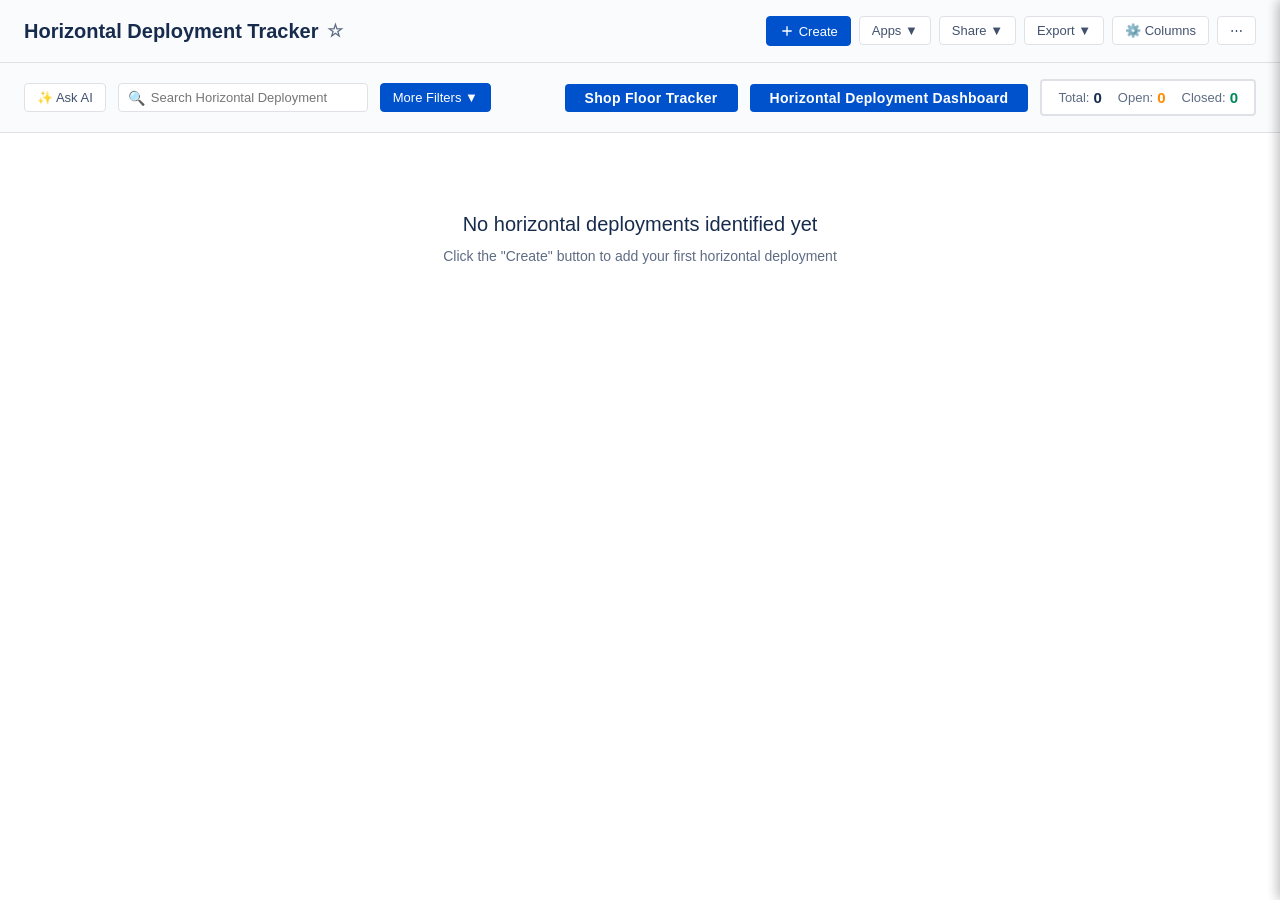
<file: Safenod/TRACKERS/HD tracker/hd.html>
<!DOCTYPE html>
<html lang="en">
<head>
    <meta charset="UTF-8">
    <meta name="viewport" content="width=device-width, initial-scale=1.0">
    <title>Horizontal Deployment Tracker</title>
    <link rel="stylesheet" href="hd.css">
</head>
<body>
    <!-- Horizontal Deployment Tracker -->
    <div class="hd-tracker">
        <div class="header">
            <div class="header-left">
                <h1 class="header-title">
                    Horizontal Deployment Tracker
                    <span class="star-icon">☆</span>
                </h1>
            </div>
            <div class="header-right">
                <!-- CREATE BUTTON -->
                <button class="btn btn-create-primary" onclick="openCreateModal()">
                    <svg width="16" height="16" viewBox="0 0 24 24" fill="currentColor">
                        <path d="M19 13h-6v6h-2v-6H5v-2h6V5h2v6h6v2z"/>
                    </svg>
                    Create
                </button>

                <!-- Apps Dropdown -->
                <div class="btn-wrapper">
                    <button class="btn" onclick="toggleHeaderDropdown('appsDropdown')">Apps ▼</button>
                    <div class="header-dropdown" id="appsDropdown">
                        <div class="header-dropdown-item" onclick="openInGoogleSheets()">📊 Open in Google Sheets</div>
                        <div class="header-dropdown-item" onclick="openInExcel()">📊 Open in Microsoft Excel</div>
                    </div>
                </div>

                <!-- Share Button -->
                <div class="btn-wrapper">
                    <button class="btn" onclick="openShareModal()">Share ▼</button>
                </div>

                <!-- Export Dropdown -->
                <div class="btn-wrapper">
                    <button class="btn" onclick="toggleHeaderDropdown('exportDropdown')">Export ▼</button>
                    <div class="header-dropdown" id="exportDropdown">
                        <div class="header-dropdown-item" onclick="printList()">Print list</div>
                        <div class="header-dropdown-item" onclick="printDetails()">Print details</div>
                        <div class="header-dropdown-divider"></div>
                        <div class="header-dropdown-item" onclick="exportXML()">Export XML</div>
                        <div class="header-dropdown-item" onclick="exportCSV()">Export CSV</div>
                        <div class="header-dropdown-item" onclick="exportExcel()">Export Excel</div>
                    </div>
                </div>

                <!-- Columns Dropdown -->
                <div class="btn-wrapper">
                    <button class="btn" onclick="toggleColumnSelector()">⚙️ Columns</button>
                    <div class="header-dropdown column-selector-dropdown" id="columnSelectorDropdown">
                        <div class="column-selector-header">Show/Hide Columns</div>
                        <label class="column-checkbox"><input type="checkbox" checked onchange="toggleColumn(this, 4)"> Date</label>
                        <label class="column-checkbox"><input type="checkbox" checked onchange="toggleColumn(this, 5)"> Area / Location</label>
                        <label class="column-checkbox"><input type="checkbox" checked onchange="toggleColumn(this, 6)"> HD Applicability</label>
                        <label class="column-checkbox"><input type="checkbox" checked onchange="toggleColumn(this, 7)"> Similar Activity Done</label>
                        <label class="column-checkbox"><input type="checkbox" checked onchange="toggleColumn(this, 8)"> Existing Control Measure</label>
                        <label class="column-checkbox"><input type="checkbox" checked onchange="toggleColumn(this, 9)"> Any other plan of action</label>
                        <label class="column-checkbox"><input type="checkbox" checked onchange="toggleColumn(this, 10)"> Target Date of Completion</label>
                        <label class="column-checkbox"><input type="checkbox" checked onchange="toggleColumn(this, 11)"> Status of HD</label>
                        <label class="column-checkbox"><input type="checkbox" checked onchange="toggleColumn(this, 12)"> Approval for Shop Floor</label>
                    </div>
                </div>

                <!-- More Options -->
                <div class="btn-wrapper">
                    <button class="btn" onclick="toggleHeaderDropdown('moreOptionsDropdown')">⋯</button>
                    <div class="header-dropdown more-options-dropdown" id="moreOptionsDropdown">
                        <div class="header-dropdown-item" onclick="viewAsChart()">📊 View work items as a chart</div>
                        <div class="header-dropdown-item" onclick="bulkChange()">🔄 Bulk change work items</div>
                        <div class="header-dropdown-item" onclick="importCSV()">📥 Import work items from CSV</div>
                        <div class="header-dropdown-divider"></div>
                        <div class="header-dropdown-item" onclick="giveFeedback()">💬 Give feedback</div>
                    </div>
                </div>
            </div>
        </div>

        <div class="toolbar">
            <button class="ask-ai-btn" onclick="toggleAISearch()">Ask AI</button>

            <div class="ai-search-container" id="aiSearchContainer">
                <div class="ai-search-box">
                    <input type="text" id="aiSearchInput" placeholder="">
                    <button class="ai-go-btn" onclick="executeAISearch()">Go →</button>
                    <button class="ai-close-btn" onclick="closeAISearch()">✕</button>
                </div>
            </div>

            <div class="search-box" id="searchSection">
                <input type="text" placeholder="Search Horizontal Deployment" onkeyup="searchTable(this.value)">
            </div>

            <!-- More Filters -->
            <div class="filter-wrapper">
                <button class="btn btn-more-filters" onclick="toggleMoreFilters()">More Filters ▼</button>

                <div class="more-filters-dropdown" id="moreFiltersDropdown">
                    <div class="more-filters-content">

                        <!-- HD Applicability -->
                        <div class="filter-menu-item" onmouseenter="showSubmenu('hdApplicabilitySubmenu')" onmouseleave="hideSubmenu('hdApplicabilitySubmenu')">
                            <span>HD Applicability</span>
                            <span class="submenu-arrow">▶</span>
                            <div class="filter-submenu" id="hdApplicabilitySubmenu">
                                <label class="filter-checkbox-label">
                                    <input type="checkbox" class="filter-checkbox" value="Yes" onchange="applyMoreFilters()">
                                    <span class="badge status-yes">YES</span>
                                </label>
                                <label class="filter-checkbox-label">
                                    <input type="checkbox" class="filter-checkbox" value="No" onchange="applyMoreFilters()">
                                    <span class="badge status-no">NO</span>
                                </label>
                            </div>
                        </div>

                        <div class="filter-menu-divider"></div>

                        <!-- Status of HD -->
                        <div class="filter-menu-item" onmouseenter="showSubmenu('statusHdSubmenu')" onmouseleave="hideSubmenu('statusHdSubmenu')">
                            <span>Status of HD</span>
                            <span class="submenu-arrow">▶</span>
                            <div class="filter-submenu" id="statusHdSubmenu">
                                <label class="filter-checkbox-label">
                                    <input type="checkbox" class="filter-checkbox" value="Open" onchange="applyMoreFilters()">
                                    <span class="badge status-open">OPEN</span>
                                </label>
                                <label class="filter-checkbox-label">
                                    <input type="checkbox" class="filter-checkbox" value="Closed" onchange="applyMoreFilters()">
                                    <span class="badge status-closed">CLOSED</span>
                                </label>
                            </div>
                        </div>

                        <div class="filter-menu-divider"></div>

                        <!-- Approval for Shop Floor -->
                        <div class="filter-menu-item" onmouseenter="showSubmenu('approvalShopSubmenu')" onmouseleave="hideSubmenu('approvalShopSubmenu')">
                            <span>Approval for Shop Floor</span>
                            <span class="submenu-arrow">▶</span>
                            <div class="filter-submenu" id="approvalShopSubmenu">
                                <label class="filter-checkbox-label">
                                    <input type="checkbox" class="filter-checkbox" value="Yes" onchange="applyMoreFilters()">
                                    <span class="badge status-yes">YES</span>
                                </label>
                                <label class="filter-checkbox-label">
                                    <input type="checkbox" class="filter-checkbox" value="No" onchange="applyMoreFilters()">
                                    <span class="badge status-no">NO</span>
                                </label>
                            </div>
                        </div>

                        <div class="filter-menu-divider"></div>

                        <!-- Plants -->
                        <div class="filter-menu-item" onmouseenter="showSubmenu('plantsHdSubmenu')" onmouseleave="hideSubmenu('plantsHdSubmenu')">
                            <span>Plants</span>
                            <span class="submenu-arrow">▶</span>
                            <div class="filter-submenu" id="plantsHdSubmenu">
                                <label class="filter-checkbox-label">
                                    <input type="checkbox" class="filter-checkbox" value="Alwar" onchange="applyMoreFilters()">
                                    <span>Alwar</span>
                                </label>
                                <label class="filter-checkbox-label">
                                    <input type="checkbox" class="filter-checkbox" value="Bhandara" onchange="applyMoreFilters()">
                                    <span>Bhandara</span>
                                </label>
                                <label class="filter-checkbox-label">
                                    <input type="checkbox" class="filter-checkbox" value="CPPS" onchange="applyMoreFilters()">
                                    <span>CPPS</span>
                                </label>
                                <label class="filter-checkbox-label">
                                    <input type="checkbox" class="filter-checkbox" value="ENR" onchange="applyMoreFilters()">
                                    <span>ENR</span>
                                </label>
                            </div>
                        </div>

                        <div class="filter-menu-divider"></div>

                        <div class="filter-menu-item filter-menu-action" onclick="clearAllFilters()">
                            <span>✕ Clear All Filters</span>
                        </div>
                    </div>
                </div>
            </div>

            <div class="toolbar-right-buttons">
                <button class="capa-tracker-btn" onclick="openCapaTracker()">Shop Floor Tracker</button>
                <button class="hd-dashboard-btn" onclick="openHDDashboard()">Horizontal Deployment Dashboard</button>
            </div>

            <!-- Status Counter -->
            <div class="status-counter">
                <span class="counter-item">
                    Total: <strong id="totalCount">0</strong>
                </span>
                <span class="counter-item counter-open">
                    Open: <strong id="openCount">0</strong>
                </span>
                <span class="counter-item counter-closed">
                    Closed: <strong id="closedCount">0</strong>
                </span>
            </div>
        </div>

        <!-- Table Section -->
        <div class="table-container">
            <div class="empty-state" id="emptyState">
                <h3>No horizontal deployments identified yet</h3>
                <p>Click the "Create" button to add your first horizontal deployment</p>
            </div>

            <table id="hdTable" style="display: none;">
                <thead>
                    <tr>
                        <th class="sticky-col sticky-col-0"><input type="checkbox" id="selectAll" onchange="toggleSelectAll(this)"></th>
                        <th class="sticky-col sticky-col-1">HD ID</th>
                        <th class="sticky-col sticky-col-2">CAPA ID</th>
                        <th class="sticky-col sticky-col-3">Plant</th>
                        <th data-column-index="4">Date</th>
                        <th data-column-index="5">Area / Location</th>
                        <th data-column-index="6">HD Applicability</th>
                        <th data-column-index="7">Similar Activity Done</th>
                        <th data-column-index="8">Existing Control Measure</th>
                        <th data-column-index="9">Any other plan of action to enhance safety</th>
                        <th data-column-index="10">Target Date of Completion</th>
                        <th data-column-index="11">Status of HD</th>
                        <th data-column-index="12">Approval for Shop Floor</th>
                    </tr>
                </thead>
                <tbody id="hdTableBody"></tbody>
            </table>
        </div>
    </div>

    <!-- Detail Side Panel -->
    <div class="detail-panel-overlay" id="detailPanelOverlay" onclick="closeDetailPanel()"></div>
    <div class="detail-panel" id="detailPanel">
        <div class="detail-panel-header">
            <h2 class="detail-panel-title" id="detailPanelTitle">HD-001</h2>
            <button class="detail-close-btn" onclick="closeDetailPanel()">✕</button>
        </div>

        <div class="detail-panel-body" id="detailPanelContent">

            <!-- HD ID (readonly) -->
            <div class="detail-form-section">
                <label class="detail-label">HD ID</label>
                <input type="text" class="detail-input" id="detailHdId" disabled>
            </div>

            <!-- CAPA ID (readonly) -->
            <div class="detail-form-section">
                <label class="detail-label">CAPA ID</label>
                <input type="text" class="detail-input" id="detailCapaId" disabled>
            </div>

            <!-- Plant -->
            <div class="detail-form-section">
                <label class="detail-label">PLANT</label>
                <select class="detail-select" id="detailPlant">
                    <option value="">-- Select Plant --</option>
                    <option value="Alwar">Alwar</option>
                    <option value="Bhandara">Bhandara</option>
                    <option value="CPPS">CPPS</option>
                    <option value="ENR">ENR</option>
                </select>
            </div>

            <!-- Date -->
            <div class="detail-form-section">
                <label class="detail-label">DATE</label>
                <input type="date" class="detail-input" id="detailDate">
            </div>

            <!-- Area / Location -->
            <div class="detail-form-section">
                <label class="detail-label">AREA / LOCATION</label>
                <input type="text" class="detail-input" id="detailAreaLocation" placeholder="Enter area / location">
            </div>

            <!-- HD Applicability -->
            <div class="detail-form-section">
                <label class="detail-label">HD APPLICABILITY</label>
                <select class="detail-select" id="detailHdApplicability" onchange="toggleDetailFieldsBasedOnApplicability()">
                    <option value="">-- Select --</option>
                    <option value="Yes">Yes</option>
                    <option value="No" selected>No</option>
                </select>
            </div>

            <div class="detail-section-divider">
                <h3 class="detail-section-title">Deployment Details</h3>
            </div>

            <!-- Similar Activity Done -->
            <div class="detail-form-section">
                <label class="detail-label">SIMILAR ACTIVITY DONE</label>
                <textarea class="detail-textarea" id="detailSimilarActivity" rows="3" placeholder="Describe similar activities..."></textarea>
            </div>

            <!-- Existing Control Measure -->
            <div class="detail-form-section">
                <label class="detail-label">EXISTING CONTROL MEASURE</label>
                <textarea class="detail-textarea" id="detailExistingControls" rows="4" placeholder="List existing control measures..."></textarea>
            </div>

            <!-- Any other plan of action -->
            <div class="detail-form-section">
                <label class="detail-label">ANY OTHER PLAN OF ACTION TO ENHANCE SAFETY</label>
                <select class="detail-select" id="detailActionPlanDropdown" onchange="toggleDetailActionPlanField()">
                    <option value="">-- Select --</option>
                    <option value="No">No</option>
                    <option value="Yes">Yes (If Yes, then what?)</option>
                </select>
            </div>

            <!-- Conditional: If Yes, then what? -->
            <div class="detail-form-section conditional-field hidden" id="detailActionPlanTextSection">
                <label class="detail-label">IF YES, THEN WHAT?</label>
                <textarea class="detail-textarea" id="detailActionDetails" rows="4" placeholder="Describe the action plan..."></textarea>
            </div>

            <!-- Target Date of Completion -->
            <div class="detail-form-section">
                <label class="detail-label">TARGET DATE OF COMPLETION</label>
                <input type="date" class="detail-input" id="detailTdc">
            </div>

            <!-- Status of HD -->
            <div class="detail-form-section">
                <label class="detail-label">STATUS OF HD</label>
                <select class="detail-select" id="detailStatusHd">
                    <option value="Open">Open</option>
                    <option value="Closed">Closed</option>
                </select>
            </div>

            <!-- Approval for Shop Floor -->
            <div class="detail-form-section">
                <label class="detail-label">APPROVAL FOR SHOP FLOOR</label>
                <select class="detail-select" id="detailApprovalShop">
                    <option value="">-- Select --</option>
                    <option value="Yes">Yes</option>
                    <option value="No">No</option>
                </select>
            </div>

        </div>

        <div class="detail-panel-footer">
            <button class="btn-detail-delete" onclick="deleteCurrentHD()">🗑️ Delete</button>
            <div class="detail-footer-actions">
                <button class="btn-detail-cancel" onclick="closeDetailPanel()">Cancel</button>
                <button class="btn-detail-save" onclick="saveDetail()">Save</button>
            </div>
        </div>
    </div>

    <!-- CREATE MODAL -->
    <div class="create-modal-overlay" id="createModalOverlay">
        <div class="create-modal" id="createModal">
            <form id="hdForm">
                <div class="create-modal-header">
                    <h2>Create Horizontal Deployment</h2>
                    <div class="modal-controls">
                        <button type="button" class="icon-btn" onclick="toggleFullscreen()" title="Fullscreen">⛶</button>
                        <button type="button" class="icon-btn" onclick="closeCreateModal()">✕</button>
                    </div>
                </div>

                <div class="create-modal-body">
                    <p class="required-note">
                        <span class="asterisk">*</span> Required fields are marked with an asterisk
                    </p>

                    <!-- HD ID (Auto-generated) -->
                    <div class="form-group">
                        <label>HD ID</label>
                        <input type="text" class="input-field auto-calc-field" id="hdId" value="HD-001" disabled>
                        <p class="helper-text">Auto-generated unique identifier</p>
                    </div>

                    <!-- CAPA ID (Auto-generated / linked) -->
                    <div class="form-group">
                        <label>CAPA ID</label>
                        <input type="text" class="input-field auto-calc-field" id="capaId" placeholder="Linked from CAPA Tracker" disabled>
                        <p class="helper-text">Auto-linked from CAPA Tracker</p>
                    </div>

                    <!-- Plant -->
                    <div class="form-group">
                        <label>Plant <span class="required">*</span></label>
                        <select class="select-field" id="plant" required>
                            <option value="">-- Select Plant --</option>
                            <option value="Alwar">Alwar</option>
                            <option value="Bhandara">Bhandara</option>
                            <option value="CPPS">CPPS</option>
                            <option value="ENR">ENR</option>
                        </select>
                    </div>

                    <!-- Date -->
                    <div class="form-group">
                        <label>Date <span class="required">*</span></label>
                        <div class="date-input-wrapper">
                            <input type="date" class="input-field" id="date" required>
                            <span class="date-icon">📅</span>
                        </div>
                    </div>

                    <!-- Area / Location -->
                    <div class="form-group">
                        <label>Area / Location</label>
                        <input type="text" class="input-field" id="areaLocation" placeholder="Enter area / location">
                    </div>

                    <!-- HD Applicability -->
                    <div class="form-group">
                        <label>HD Applicability <span class="required">*</span></label>
                        <select class="select-field" id="hdApplicability" required onchange="toggleFieldsBasedOnApplicability()">
                            <option value="">-- Select --</option>
                            <option value="Yes">Yes</option>
                            <option value="No" selected>No</option>
                        </select>
                    </div>

                    <!-- Similar Activity Done -->
                    <div class="form-group">
                        <label>Similar Activity Done</label>
                        <textarea class="textarea-field" id="similarActivity" placeholder="Describe similar activities done..."></textarea>
                    </div>

                    <!-- Existing Control Measure -->
                    <div class="form-group">
                        <label>Existing Control Measure</label>
                        <textarea class="textarea-field" id="existingControls" placeholder="List existing control measures..."></textarea>
                    </div>

                    <!-- Any other plan of action to enhance safety -->
                    <div class="form-group">
                        <label>Any other plan of action to enhance safety</label>
                        <select class="select-field" id="actionPlanDropdown" onchange="toggleActionPlanField()">
                            <option value="">-- Select --</option>
                            <option value="No">No</option>
                            <option value="Yes">Yes (If Yes, then what?)</option>
                        </select>
                    </div>

                    <!-- Conditional: If Yes, then what? -->
                    <div class="form-group conditional-field hidden" id="actionPlanTextSection">
                        <label>If Yes, then what?</label>
                        <textarea class="textarea-field" id="actionDetails" placeholder="Describe the action plan..."></textarea>
                    </div>

                    <!-- Target Date of Completion -->
                    <div class="form-group">
                        <label>Target Date of Completion</label>
                        <div class="date-input-wrapper">
                            <input type="date" class="input-field" id="tdc">
                            <span class="date-icon">📅</span>
                        </div>
                    </div>

                    <!-- Status of HD -->
                    <div class="form-group">
                        <label>Status of HD <span class="required">*</span></label>
                        <select class="select-field" id="statusHd" required>
                            <option value="Open">Open</option>
                            <option value="Closed">Closed</option>
                        </select>
                    </div>

                    <!-- Approval for Shop Floor -->
                    <div class="form-group">
                        <label>Approval for Shop Floor <span class="required">*</span></label>
                        <select class="select-field" id="approvalShop" required>
                            <option value="">-- Select --</option>
                            <option value="Yes">Yes</option>
                            <option value="No">No</option>
                        </select>
                    </div>

                </div>

                <div class="create-modal-footer">
                    <label class="checkbox-label">
                        <input type="checkbox" id="createAnother">
                        <span>Create another</span>
                    </label>
                    <div class="footer-buttons">
                        <button type="button" class="btn-cancel" onclick="closeCreateModal()">Cancel</button>
                        <button type="submit" class="btn-create">Create</button>
                    </div>
                </div>
            </form>
        </div>
    </div>

    <!-- Share Modal -->
    <div class="share-modal-overlay" id="shareModalOverlay">
        <div class="modal-content">
            <div class="modal-header">Share Horizontal Deployment</div>
            <div class="modal-subtitle">Share this tracker with your team</div>
            <div class="modal-field">
                <label>People <span class="required">*</span></label>
                <input type="email" placeholder="Enter email addresses" id="shareEmail">
                <p class="modal-info">Separate multiple emails with commas</p>
            </div>
            <div class="modal-field">
                <label>Message (optional)</label>
                <textarea placeholder="Add a message..." id="shareMessage"></textarea>
            </div>
            <div class="modal-footer">
                <button class="copy-link-btn" onclick="copyLink()">
                    <svg width="16" height="16" viewBox="0 0 24 24" fill="currentColor">
                        <path d="M16 1H4c-1.1 0-2 .9-2 2v14h2V3h12V1zm3 4H8c-1.1 0-2 .9-2 2v14c0 1.1.9 2 2 2h11c1.1 0 2-.9 2-2V7c0-1.1-.9-2-2-2zm0 16H8V7h11v14z"/>
                    </svg>
                    Copy link
                </button>
                <button class="share-btn" onclick="sendShare()">Share</button>
            </div>
        </div>
    </div>

    <!-- BULK DELETE FLOATING BAR -->
    <div class="bulk-delete-bar" id="bulkDeleteBar">
        <span class="bulk-count" id="bulkSelectedCount">0 selected</span>
        <button class="bulk-delete-btn" onclick="deleteSelectedRows()">
            🗑️ Delete Selected
        </button>
        <button class="bulk-cancel-btn" onclick="cancelBulkSelection()">✕ Cancel</button>
    </div>

    <!-- CAPA Detail Panel (View linked CAPA from HD Tracker) -->
    <div class="detail-panel-overlay" id="capaDetailPanelOverlay" onclick="closeCapaDetailPanel()"></div>
    <div class="detail-panel capa-detail-panel" id="capaDetailPanel">
        <div class="detail-panel-header">
            <h2 class="detail-panel-title" id="capaDetailPanelTitle">CAPA-001</h2>
            <button class="detail-close-btn" onclick="closeCapaDetailPanel()">✕</button>
        </div>

        <div class="detail-panel-body" id="capaDetailPanelContent">
            <div class="detail-form-section">
                <label class="detail-label">CAPA ID</label>
                <div class="detail-readonly-text" id="capaDetailId">—</div>
            </div>
            <div class="detail-form-section">
                <label class="detail-label">PLANT</label>
                <div class="detail-readonly-text" id="capaDetailPlant">—</div>
            </div>
            <div class="detail-form-section">
                <label class="detail-label">DATE</label>
                <div class="detail-readonly-text" id="capaDetailDate">—</div>
            </div>
            <div class="detail-section-divider">
                <h3 class="detail-section-title">CAPA Action</h3>
            </div>
            <div class="detail-form-section">
                <label class="detail-label">CAPA BY RESPECTIVE PLANT</label>
                <div class="detail-readonly-text" id="capaDetailCapaAction">—</div>
            </div>
            <div class="detail-form-section">
                <label class="detail-label">TDC (TARGET DATE OF COMPLETION)</label>
                <div class="detail-readonly-text" id="capaDetailTdc">—</div>
            </div>
            <div class="detail-form-section">
                <label class="detail-label">CAPA TYPE</label>
                <div class="detail-readonly-text" id="capaDetailCapaType">—</div>
            </div>
            <div class="detail-form-section">
                <label class="detail-label">STATUS OF CAPA</label>
                <div class="detail-readonly-text" id="capaDetailStatus">—</div>
            </div>
        </div>

        <div class="detail-panel-footer">
            <div style="flex: 1;"></div>
            <div class="detail-footer-actions">
                <button class="btn-detail-cancel" onclick="closeCapaDetailPanel()">Close</button>
                <button class="btn-detail-save" onclick="openCapaInNewTab()">Open in CAPA Tracker →</button>
            </div>
        </div>
    </div>

    <script src="hd.js"></script>
</body>
</html>
</file>
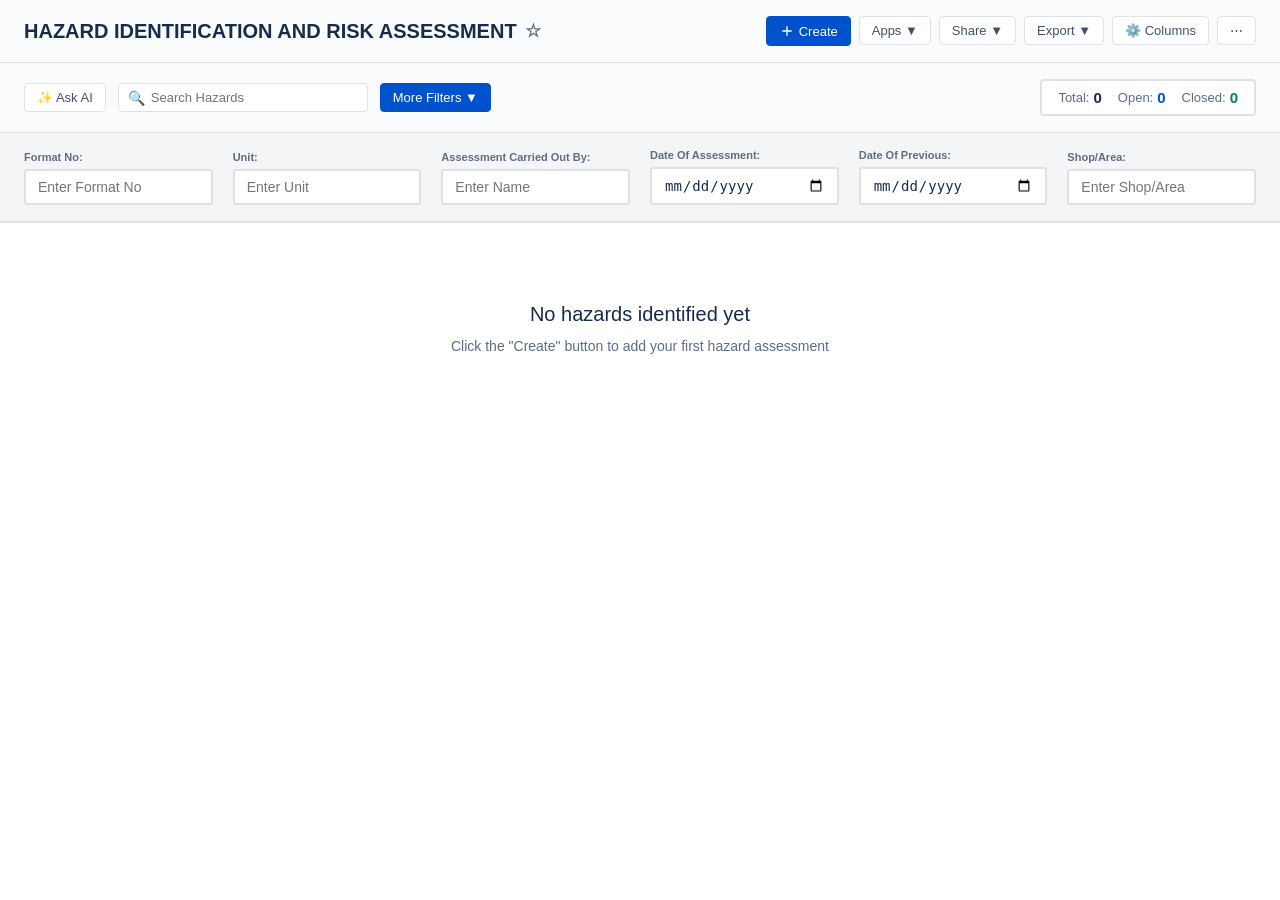
<file: Safenod/TRACKERS/HIRA/hira.html>
<!DOCTYPE html>
<html lang="en">
<head>
    <meta charset="UTF-8">
    <meta name="viewport" content="width=device-width, initial-scale=1.0">
    <title>HAZARD IDENTIFICATION AND RISK ASSESSMENT</title>
    <link rel="stylesheet" href="styles.css">
</head>
<body>
    <!-- HIRA Register -->
    <div class="hira-register">
        <div class="header">
            <div class="header-left">
                <h1 class="header-title">
                    HAZARD IDENTIFICATION AND RISK ASSESSMENT
                    <span class="star-icon">☆</span>
                </h1>
            </div>
            <div class="header-right">
                <!-- CREATE BUTTON - JIRA STYLE AT TOP RIGHT -->
                <button class="btn btn-create-primary" onclick="openCreateModal()">
                    <svg width="16" height="16" viewBox="0 0 24 24" fill="currentColor">
                        <path d="M19 13h-6v6h-2v-6H5v-2h6V5h2v6h6v2z"/>
                    </svg>
                    Create
                </button>
                
                <div class="btn-wrapper">
                    <button class="btn" onclick="toggleHeaderDropdown('appsDropdown')">Apps ▼</button>
                    <div class="header-dropdown" id="appsDropdown">
                        <div class="header-dropdown-item" onclick="openInGoogleSheets()">📊 Open in Google Sheets</div>
                        <div class="header-dropdown-item" onclick="openInExcel()">📊 Open in Microsoft Excel</div>
                    </div>
                </div>
                <div class="btn-wrapper">
                    <button class="btn" onclick="openShareModal()">Share ▼</button>
                </div>
                <div class="btn-wrapper">
                    <button class="btn" onclick="toggleHeaderDropdown('exportDropdown')">Export ▼</button>
                    <div class="header-dropdown" id="exportDropdown">
                        <div class="header-dropdown-item" onclick="printList()">Print list</div>
                        <div class="header-dropdown-item" onclick="printDetails()">Print details</div>
                        <div class="header-dropdown-divider"></div>
                        <div class="header-dropdown-item" onclick="exportXML()">Export XML</div>
                        <div class="header-dropdown-item" onclick="exportCSV()">Export CSV</div>
                        <div class="header-dropdown-item" onclick="exportExcel()">Export Excel</div>
                    </div>
                </div>
                <div class="btn-wrapper">
                    <button class="btn" onclick="toggleColumnSelector()">⚙️ Columns</button>
                    <div class="header-dropdown column-selector-dropdown" id="columnSelectorDropdown">
                        <div class="column-selector-header">Show/Hide Columns</div>
                        <label class="column-checkbox"><input type="checkbox" checked onchange="toggleColumn(this, 1)"> S.No</label>
                        <label class="column-checkbox"><input type="checkbox" checked onchange="toggleColumn(this, 2)"> Activity</label>
                        <label class="column-checkbox"><input type="checkbox" checked onchange="toggleColumn(this, 3)"> Sub Activity</label>
                        <label class="column-checkbox"><input type="checkbox" checked onchange="toggleColumn(this, 4)"> Routine/Non-Routine</label>
                        <label class="column-checkbox"><input type="checkbox" checked onchange="toggleColumn(this, 5)"> Hazard ID No.</label>
                        <label class="column-checkbox"><input type="checkbox" checked onchange="toggleColumn(this, 6)"> Hazard</label>
                        <label class="column-checkbox"><input type="checkbox" checked onchange="toggleColumn(this, 7)"> Potential Cause</label>
                        <label class="column-checkbox"><input type="checkbox" checked onchange="toggleColumn(this, 8)"> Legal Concern</label>
                        <label class="column-checkbox"><input type="checkbox" checked onchange="toggleColumn(this, 9)"> Risk/Probable Consequences</label>
                        <label class="column-checkbox"><input type="checkbox" checked onchange="toggleColumn(this, 10)"> Engineering Controls</label>
                        <label class="column-checkbox"><input type="checkbox" checked onchange="toggleColumn(this, 11)"> Administrative Controls</label>
                        <label class="column-checkbox"><input type="checkbox" checked onchange="toggleColumn(this, 12)"> PPEs</label>
                        <label class="column-checkbox"><input type="checkbox" checked onchange="toggleColumn(this, 13)"> Probability</label>
                        <label class="column-checkbox"><input type="checkbox" checked onchange="toggleColumn(this, 14)"> Severity</label>
                        <label class="column-checkbox"><input type="checkbox" checked onchange="toggleColumn(this, 15)"> Risk Level</label>
                        <label class="column-checkbox"><input type="checkbox" checked onchange="toggleColumn(this, 16)"> Elimination</label>
                        <label class="column-checkbox"><input type="checkbox" checked onchange="toggleColumn(this, 17)"> Substitution</label>
                        <label class="column-checkbox"><input type="checkbox" checked onchange="toggleColumn(this, 18)"> Engineering Controls (Further)</label>
                        <label class="column-checkbox"><input type="checkbox" checked onchange="toggleColumn(this, 19)"> Administrative Control (Further)</label>
                        <label class="column-checkbox"><input type="checkbox" checked onchange="toggleColumn(this, 20)"> PPE (Further)</label>
                        <label class="column-checkbox"><input type="checkbox" checked onchange="toggleColumn(this, 21)"> Technical</label>
                        <label class="column-checkbox"><input type="checkbox" checked onchange="toggleColumn(this, 22)"> Commercial</label>
                        <label class="column-checkbox"><input type="checkbox" checked onchange="toggleColumn(this, 23)"> Feasibility</label>
                        <label class="column-checkbox"><input type="checkbox" checked onchange="toggleColumn(this, 24)"> Severity (Residual)</label>
                        <label class="column-checkbox"><input type="checkbox" checked onchange="toggleColumn(this, 25)"> Probability (Residual)</label>
                        <label class="column-checkbox"><input type="checkbox" checked onchange="toggleColumn(this, 26)"> RPV</label>
                        <label class="column-checkbox"><input type="checkbox" checked onchange="toggleColumn(this, 27)"> Residual Risk Level</label>
                        <label class="column-checkbox"><input type="checkbox" checked onchange="toggleColumn(this, 28)"> Residual Risks</label>
                        <label class="column-checkbox"><input type="checkbox" checked onchange="toggleColumn(this, 29)"> OCP Ref/OTAP Ref</label>
                        <label class="column-checkbox"><input type="checkbox" checked onchange="toggleColumn(this, 30)"> Status</label>
                        <label class="column-checkbox"><input type="checkbox" checked onchange="toggleColumn(this, 31)"> Remarks</label>
                    </div>
                </div>
                <div class="btn-wrapper">
                    <button class="btn" onclick="toggleHeaderDropdown('moreOptionsDropdown')">⋯</button>
                    <div class="header-dropdown more-options-dropdown" id="moreOptionsDropdown">
                        <div class="header-dropdown-item" onclick="viewAsChart()">📊 View items as a chart</div>
                        <div class="header-dropdown-item" onclick="bulkChange()">🔄 Bulk change items</div>
                        <div class="header-dropdown-item" onclick="importCSV()">📥 Import from CSV</div>
                        <div class="header-dropdown-divider"></div>
                        <div class="header-dropdown-item" onclick="giveFeedback()">💬 Give feedback</div>
                    </div>
                </div>
            </div>
        </div>

        <div class="toolbar">
            <button class="ask-ai-btn" onclick="toggleAISearch()">Ask AI</button>
            
            <div class="ai-search-container" id="aiSearchContainer">
                <div class="ai-search-box">
                    <input type="text" id="aiSearchInput" placeholder="">
                    <button class="ai-go-btn" onclick="executeAISearch()">Go →</button>
                    <button class="ai-close-btn" onclick="closeAISearch()">✕</button>
                </div>
            </div>
            
            <div class="search-box" id="searchSection">
                <input type="text" placeholder="Search Hazards" onkeyup="searchTable(this.value)">
            </div>

            <!-- More Filters Button -->
            <div class="filter-wrapper">
                <button class="btn btn-more-filters" onclick="toggleMoreFilters()">More Filters ▼</button>
                <div class="more-filters-dropdown" id="moreFiltersDropdown">
                    <div class="more-filters-content">
                        
                        <!-- Activity Filter Section -->
                        <div class="filter-section">
                            <div class="filter-section-header">Activity</div>
                            <label class="filter-checkbox-label">
                                <input type="checkbox" class="filter-checkbox" value="Welding" onchange="applyMoreFilters()">
                                <span>Welding</span>
                            </label>
                            <label class="filter-checkbox-label">
                                <input type="checkbox" class="filter-checkbox" value="Painting" onchange="applyMoreFilters()">
                                <span>Painting</span>
                            </label>
                            <label class="filter-checkbox-label">
                                <input type="checkbox" class="filter-checkbox" value="Assembly" onchange="applyMoreFilters()">
                                <span>Assembly</span>
                            </label>
                            <label class="filter-checkbox-label">
                                <input type="checkbox" class="filter-checkbox" value="Machine Operation" onchange="applyMoreFilters()">
                                <span>Machine Operation</span>
                            </label>
                        </div>

                        <div class="filter-divider"></div>

                        <!-- Risk Level Filter Section -->
                        <div class="filter-section">
                            <div class="filter-section-header">Risk Level</div>
                            <label class="filter-checkbox-label">
                                <input type="checkbox" class="filter-checkbox" value="High" onchange="applyMoreFilters()">
                                <span class="badge risk-high">High</span>
                            </label>
                            <label class="filter-checkbox-label">
                                <input type="checkbox" class="filter-checkbox" value="Medium" onchange="applyMoreFilters()">
                                <span class="badge risk-medium">Medium</span>
                            </label>
                            <label class="filter-checkbox-label">
                                <input type="checkbox" class="filter-checkbox" value="Low" onchange="applyMoreFilters()">
                                <span class="badge risk-low">Low</span>
                            </label>
                        </div>

                        <div class="filter-divider"></div>

                        <!-- Status Filter Section -->
                        <div class="filter-section">
                            <div class="filter-section-header">Status</div>
                            <label class="filter-checkbox-label">
                                <input type="checkbox" class="filter-checkbox" value="Ongoing" onchange="applyMoreFilters()">
                                <span class="status-badge-inline status-ongoing">Ongoing</span>
                            </label>
                            <label class="filter-checkbox-label">
                                <input type="checkbox" class="filter-checkbox" value="Completed" onchange="applyMoreFilters()">
                                <span class="status-badge-inline status-completed">Completed</span>
                            </label>
                        </div>

                        <!-- Clear All Filters Button -->
                        <button class="clear-filters-btn" onclick="clearAllFilters()">
                            ✕ Clear All Filters
                        </button>
                    </div>
                </div>
            </div>

            <!-- Status Counter -->
            <div class="status-counter">
                <span class="counter-item">
                    Total: <strong id="totalCount">0</strong>
                </span>
                <span class="counter-item counter-ongoing">
                    Open: <strong id="openCount">0</strong>
                </span>
                <span class="counter-item counter-completed">
                    Closed: <strong id="closedCount">0</strong>
                </span>
            </div>
        </div>

        <!-- HIRA Form Info Section -->
        <div class="hira-info-section">
            <div class="info-grid">
                <div class="info-item">
                    <label>Format No:</label>
                    <input type="text" class="info-input" placeholder="Enter Format No">
                </div>
                <div class="info-item">
                    <label>Unit:</label>
                    <input type="text" class="info-input" placeholder="Enter Unit">
                </div>
                <div class="info-item">
                    <label>Assessment Carried out by:</label>
                    <input type="text" class="info-input" placeholder="Enter Name">
                </div>
                <div class="info-item">
                    <label>Date of Assessment:</label>
                    <input type="date" class="info-input">
                </div>
                <div class="info-item">
                    <label>Date of Previous:</label>
                    <input type="date" class="info-input">
                </div>
                <div class="info-item">
                    <label>Shop/Area:</label>
                    <input type="text" class="info-input" placeholder="Enter Shop/Area">
                </div>
            </div>
        </div>

        <!-- Table Section -->
        <div class="table-container">
            <!-- Empty State -->
            <div class="empty-state" id="emptyState">
                <h3>No hazards identified yet</h3>
                <p>Click the "Create" button to add your first hazard assessment</p>
            </div>

            <!-- HIRA Table -->
            <table id="hiraTable" style="display: none;">
                <thead>
                    <tr>
                        <th><input type="checkbox" id="selectAll" onchange="toggleSelectAll(this)"></th>
                        <th>S.No</th>
                        <th>Activity</th>
                        <th>Sub Activity</th>
                        <th>Routine/Non-Routine</th>
                        <th>Hazard ID No.</th>
                        <th>Hazard</th>
                        <th>Potential Cause Identified</th>
                        <th>Legal Concern?</th>
                        <th>Risk/Probable Consequences</th>
                        <th>Engineering Controls</th>
                        <th>Administrative Controls</th>
                        <th>PPEs</th>
                        <th>Probability</th>
                        <th>Severity</th>
                        <th>Risk Level</th>
                        <th>Elimination</th>
                        <th>Substitution</th>
                        <th>Engineering Controls</th>
                        <th>Administrative Control</th>
                        <th>PPE</th>
                        <th>Technical</th>
                        <th>Commercial</th>
                        <th>Feasibility</th>
                        <th>Severity</th>
                        <th>Probability</th>
                        <th>RPV</th>
                        <th>Residual Risk Level</th>
                        <th>Residual Risks</th>
                        <th>OCP Ref/OTAP Ref</th>
                        <th>Status</th>
                        <th>Remarks</th>
                    </tr>
                </thead>
                <tbody id="hiraTableBody">
                    <!-- Rows will be added dynamically -->
                </tbody>
            </table>
        </div>
    </div>

    <!-- Side Panel for Detail View/Edit (Jira Style) -->
    <div class="side-panel" id="sidePanel">
        <div class="side-panel-header">
            <div class="panel-title">
                <span class="panel-id" id="panelId">HIRA-001</span>
                <button class="icon-btn" onclick="closeSidePanel()">✕</button>
            </div>
        </div>
        <div class="side-panel-content">
            <div class="panel-section">
                <h3>Hazard Details</h3>
                <!-- Edit fields will be populated here -->
                <div class="form-group">
                    <label>Activity</label>
                    <input type="text" class="input-field" id="editActivity">
                </div>
                <div class="form-group">
                    <label>Sub Activity</label>
                    <input type="text" class="input-field" id="editSubActivity">
                </div>
                <div class="form-group">
                    <label>Hazard</label>
                    <textarea class="textarea-field" id="editHazard"></textarea>
                </div>
                <!-- More fields... -->
            </div>
        </div>
        <div class="side-panel-footer">
            <button class="btn-cancel" onclick="closeSidePanel()">Cancel</button>
            <button class="btn-save" onclick="saveEdit()">Save Changes</button>
        </div>
    </div>

    <!-- CREATE MODAL (Jira Style) -->
    <div class="create-modal-overlay" id="createModalOverlay">
        <div class="create-modal" id="createModal">
            <form id="hiraForm">
                <!-- Modal Header -->
                <div class="create-modal-header">
                    <h2>Create Hazard Assessment</h2>
                    <div class="modal-controls">
                        <button type="button" class="icon-btn" onclick="toggleFullscreen()" title="Fullscreen">⛶</button>
                        <button type="button" class="icon-btn" onclick="closeCreateModal()">✕</button>
                    </div>
                </div>

                <!-- Modal Body -->
                <div class="create-modal-body">
                    <p class="required-note">
                        <span class="asterisk">*</span> Required fields are marked with an asterisk
                    </p>

                    <!-- Activity -->
                    <div class="form-group">
                        <label>Activity <span class="required">*</span></label>
                        <input type="text" class="input-field" id="activity" placeholder="e.g., Welding, Painting, Assembly" required>
                    </div>

                    <!-- Sub Activity -->
                    <div class="form-group">
                        <label>Sub Activity</label>
                        <input type="text" class="input-field" id="subActivity" placeholder="Enter sub activity details">
                    </div>

                    <!-- Routine/Non-Routine -->
                    <div class="form-group">
                        <label>Routine / Non-Routine</label>
                        <select class="select-field" id="routineType">
                            <option value="Routine">Routine</option>
                            <option value="Non-Routine">Non-Routine</option>
                        </select>
                    </div>

                    <!-- Hazard ID (Auto-generated) -->
                    <div class="form-group">
                        <label>Hazard ID No.</label>
                        <input type="text" class="input-field auto-calc-field" id="hazardId" value="HIRA-001" disabled>
                        <p class="helper-text">Auto-generated unique identifier</p>
                    </div>

                    <!-- Hazard -->
                    <div class="form-group">
                        <label>Hazard <span class="required">*</span></label>
                        <textarea class="textarea-field" id="hazard" placeholder="Describe the hazard..." required></textarea>
                    </div>

                    <!-- Potential Cause -->
                    <div class="form-group">
                        <label>Potential Cause Identified <span class="required">*</span></label>
                        <textarea class="textarea-field" id="potentialCause" placeholder="What can cause this hazard?" required></textarea>
                    </div>

                    <!-- Legal Concern -->
                    <div class="form-group">
                        <label>Legal Concern?</label>
                        <select class="select-field" id="legalConcern">
                            <option value="No">No</option>
                            <option value="Yes">Yes</option>
                        </select>
                    </div>

                    <h3 style="margin: 24px 0 16px; color: #172b4d; font-size: 16px;">Existing Control Measures</h3>

                    <!-- Risk/Probable Consequences -->
                    <div class="form-group">
                        <label>Risk / Probable Consequences</label>
                        <textarea class="textarea-field" id="riskConsequences" placeholder="Describe probable consequences..."></textarea>
                    </div>

                    <!-- Engineering Controls -->
                    <div class="form-group">
                        <label>Engineering Controls</label>
                        <textarea class="textarea-field" id="engineeringControls" placeholder="e.g., Machine guards, ventilation systems..."></textarea>
                    </div>

                    <!-- Administrative Controls -->
                    <div class="form-group">
                        <label>Administrative Controls</label>
                        <textarea class="textarea-field" id="administrativeControls" placeholder="e.g., Training, procedures, permits..."></textarea>
                    </div>

                    <!-- PPEs -->
                    <div class="form-group">
                        <label>PPEs (Personal Protective Equipment)</label>
                        <input type="text" class="input-field" id="ppes" placeholder="e.g., Safety helmet, gloves, goggles">
                    </div>

                    <h3 style="margin: 24px 0 16px; color: #172b4d; font-size: 16px;">Initial Risk Assessment</h3>

                    <!-- Probability -->
                    <div class="form-group">
                        <label>Probability (1-5)</label>
                        <select class="select-field" id="probability" onchange="calculateRisk()">
                            <option value="">-- Select --</option>
                            <option value="1">1 - Very Unlikely</option>
                            <option value="2">2 - Unlikely</option>
                            <option value="3">3 - Possible</option>
                            <option value="4">4 - Likely</option>
                            <option value="5">5 - Very Likely</option>
                        </select>
                    </div>

                    <!-- Severity -->
                    <div class="form-group">
                        <label>Severity (1-5)</label>
                        <select class="select-field" id="severity" onchange="calculateRisk()">
                            <option value="">-- Select --</option>
                            <option value="1">1 - Negligible</option>
                            <option value="2">2 - Minor</option>
                            <option value="3">3 - Moderate</option>
                            <option value="4">4 - Major</option>
                            <option value="5">5 - Catastrophic</option>
                        </select>
                    </div>

                    <!-- Risk Level (Auto-calculated) -->
                    <div class="form-group">
                        <label>Risk Level</label>
                        <input type="text" class="input-field auto-calc-field" id="riskLevel" value="Not Calculated" disabled>
                        <p class="helper-text">Auto-calculated: Probability × Severity</p>
                    </div>

                    <h3 style="margin: 24px 0 16px; color: #172b4d; font-size: 16px;">Further Control Measures (For High/Medium Risk)</h3>

                    <!-- Elimination -->
                    <div class="form-group">
                        <label>Elimination</label>
                        <textarea class="textarea-field" id="elimination" placeholder="Can the hazard be eliminated completely?"></textarea>
                    </div>

                    <!-- Substitution -->
                    <div class="form-group">
                        <label>Substitution</label>
                        <textarea class="textarea-field" id="substitution" placeholder="Can it be replaced with something safer?"></textarea>
                    </div>

                    <!-- Engineering Controls (Further) -->
                    <div class="form-group">
                        <label>Engineering Controls (Further Actions)</label>
                        <textarea class="textarea-field" id="engineeringControlsFurther" placeholder="Additional engineering controls needed..."></textarea>
                    </div>

                    <!-- Administrative Control (Further) -->
                    <div class="form-group">
                        <label>Administrative Control (Further Actions)</label>
                        <textarea class="textarea-field" id="administrativeControlFurther" placeholder="Additional administrative controls needed..."></textarea>
                    </div>

                    <!-- PPE (Further) -->
                    <div class="form-group">
                        <label>PPE (Further Actions)</label>
                        <input type="text" class="input-field" id="ppeFurther" placeholder="Additional PPE required">
                    </div>

                    <h3 style="margin: 24px 0 16px; color: #172b4d; font-size: 16px;">Feasibility Study</h3>

                    <!-- Technical -->
                    <div class="form-group">
                        <label>Technical Feasibility</label>
                        <select class="select-field" id="technical">
                            <option value="">-- Select --</option>
                            <option value="Feasible">Feasible</option>
                            <option value="Not Feasible">Not Feasible</option>
                            <option value="Partially Feasible">Partially Feasible</option>
                        </select>
                    </div>

                    <!-- Commercial -->
                    <div class="form-group">
                        <label>Commercial Feasibility</label>
                        <select class="select-field" id="commercial">
                            <option value="">-- Select --</option>
                            <option value="Feasible">Feasible</option>
                            <option value="Not Feasible">Not Feasible</option>
                            <option value="Partially Feasible">Partially Feasible</option>
                        </select>
                    </div>

                    <!-- Overall Feasibility -->
                    <div class="form-group">
                        <label>Overall Feasibility</label>
                        <select class="select-field" id="feasibility">
                            <option value="">-- Select --</option>
                            <option value="Feasible">Feasible</option>
                            <option value="Not Feasible">Not Feasible</option>
                            <option value="Partially Feasible">Partially Feasible</option>
                        </select>
                    </div>

                    <h3 style="margin: 24px 0 16px; color: #172b4d; font-size: 16px;">Residual Risk Assessment</h3>

                    <!-- Severity (Residual) -->
                    <div class="form-group">
                        <label>Severity (After Controls) (1-5)</label>
                        <select class="select-field" id="severityResidual" onchange="calculateResidualRisk()">
                            <option value="">-- Select --</option>
                            <option value="1">1 - Negligible</option>
                            <option value="2">2 - Minor</option>
                            <option value="3">3 - Moderate</option>
                            <option value="4">4 - Major</option>
                            <option value="5">5 - Catastrophic</option>
                        </select>
                    </div>

                    <!-- Probability (Residual) -->
                    <div class="form-group">
                        <label>Probability (After Controls) (1-5)</label>
                        <select class="select-field" id="probabilityResidual" onchange="calculateResidualRisk()">
                            <option value="">-- Select --</option>
                            <option value="1">1 - Very Unlikely</option>
                            <option value="2">2 - Unlikely</option>
                            <option value="3">3 - Possible</option>
                            <option value="4">4 - Likely</option>
                            <option value="5">5 - Very Likely</option>
                        </select>
                    </div>

                    <!-- RPV (Risk Priority Value) -->
                    <div class="form-group">
                        <label>RPV (Risk Priority Value)</label>
                        <input type="text" class="input-field auto-calc-field" id="rpv" value="0" disabled>
                        <p class="helper-text">Auto-calculated: Severity × Probability (Residual)</p>
                    </div>

                    <!-- Residual Risk Level -->
                    <div class="form-group">
                        <label>Residual Risk Level</label>
                        <input type="text" class="input-field auto-calc-field" id="residualRiskLevel" value="Not Calculated" disabled>
                        <p class="helper-text">Auto-calculated based on RPV</p>
                    </div>

                    <!-- Residual Risks Description -->
                    <div class="form-group">
                        <label>Residual Risks Description</label>
                        <textarea class="textarea-field" id="residualRisks" placeholder="Describe remaining risks after all controls..."></textarea>
                    </div>

                    <!-- OCP Ref / OTAP Ref -->
                    <div class="form-group">
                        <label>OCP Ref / OTAP Ref</label>
                        <input type="text" class="input-field" id="ocpRef" placeholder="Enter reference number">
                    </div>

                    <!-- Status -->
                    <div class="form-group">
                        <label>Status</label>
                        <select class="select-field" id="status">
                            <option value="Ongoing">Ongoing</option>
                            <option value="Completed">Completed</option>
                        </select>
                    </div>

                    <!-- Remarks -->
                    <div class="form-group">
                        <label>Remarks (Near miss / Any injury cases)</label>
                        <textarea class="textarea-field" id="remarks" placeholder="Enter any additional remarks, near misses, or injury cases..."></textarea>
                    </div>
                </div>

                <!-- Modal Footer -->
                <div class="create-modal-footer">
                    <label class="checkbox-label">
                        <input type="checkbox" id="createAnother">
                        <span>Create another</span>
                    </label>
                    <div class="footer-buttons">
                        <button type="button" class="btn-cancel" onclick="closeCreateModal()">Cancel</button>
                        <button type="submit" class="btn-create">Create</button>
                    </div>
                </div>
            </form>
        </div>
    </div>

    <!-- Share Modal -->
    <div class="share-modal-overlay" id="shareModalOverlay">
        <div class="modal-content">
            <div class="modal-header">Share HIRA</div>
            <div class="modal-subtitle">Share this hazard assessment with your team</div>
            <div class="modal-field">
                <label>People <span class="required">*</span></label>
                <input type="email" placeholder="Enter email addresses">
                <p class="modal-info">Separate multiple emails with commas</p>
            </div>
            <div class="modal-field">
                <label>Message (optional)</label>
                <textarea placeholder="Add a message..."></textarea>
            </div>
            <div class="modal-footer">
                <button class="copy-link-btn" onclick="copyLink()">
                    <svg width="16" height="16" viewBox="0 0 24 24" fill="currentColor">
                        <path d="M16 1H4c-1.1 0-2 .9-2 2v14h2V3h12V1zm3 4H8c-1.1 0-2 .9-2 2v14c0 1.1.9 2 2 2h11c1.1 0 2-.9 2-2V7c0-1.1-.9-2-2-2zm0 16H8V7h11v14z"/>
                    </svg>
                    Copy link
                </button>
                <button class="share-btn" onclick="sendShare()">Share</button>
            </div>
        </div>
    </div>

    <script src="script.js"></script>
</body>
</html>
</file>
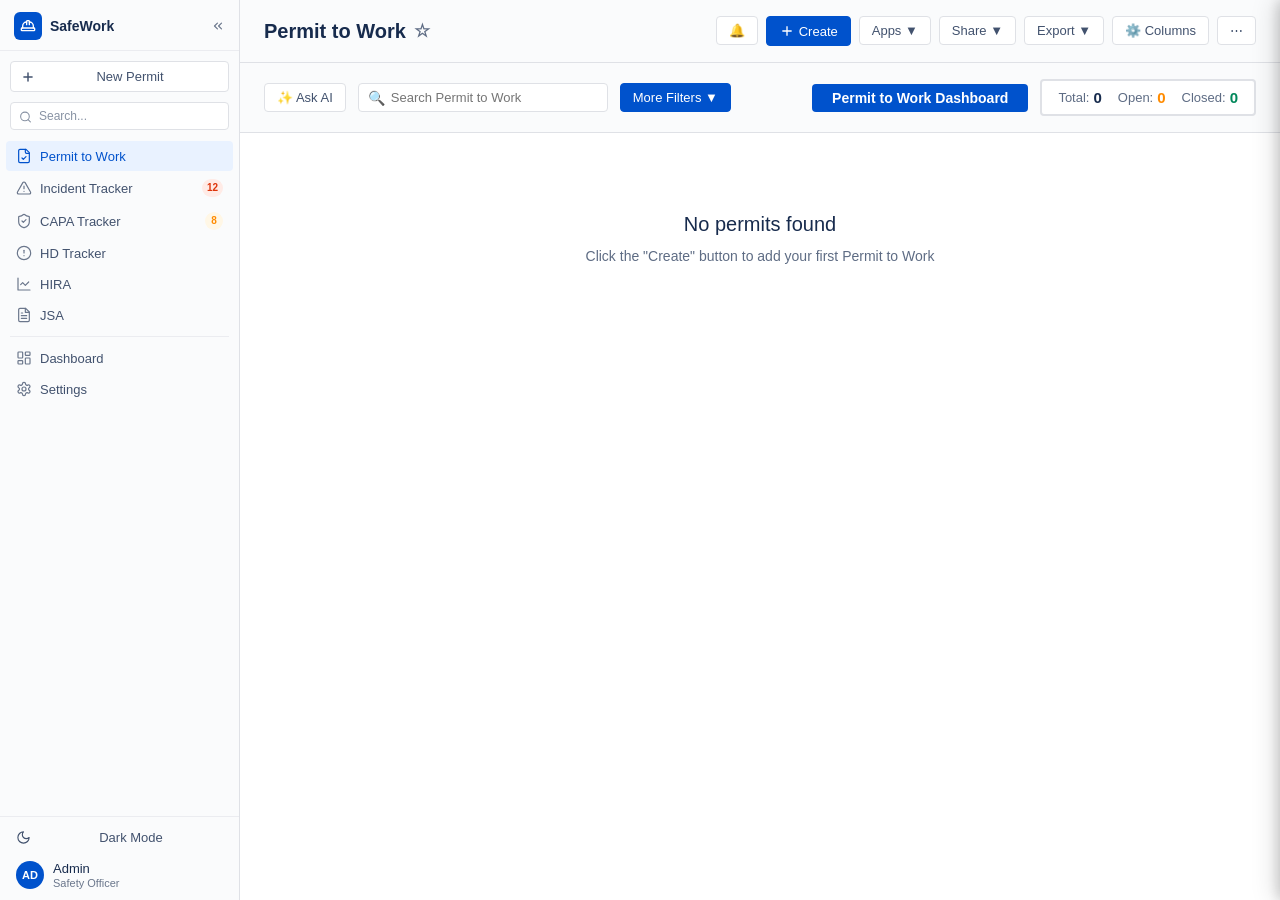
<file: Safenod/TRACKERS/PTW/ptw.html>
<!DOCTYPE html>
<html lang="en">
<head>
    <meta charset="UTF-8">
    <meta name="viewport" content="width=device-width, initial-scale=1.0">
    <title>Permit to Work</title>
    <link rel="stylesheet" href="ptw.css">
</head>
<body>
<div class="app-layout">

<!-- ── SIDEBAR ── -->
<aside class="sidebar" id="sidebar">

    <!-- Top: Logo + collapse -->
    <div class="sb-header">
        <div class="sb-logo">
            <div class="sb-logo-icon">
                <svg xmlns="http://www.w3.org/2000/svg" width="16" height="16" viewBox="0 0 24 24" fill="none" stroke="currentColor" stroke-width="2" stroke-linecap="round" stroke-linejoin="round"><path d="M2 18a1 1 0 0 0 1 1h18a1 1 0 0 0 1-1v-2a1 1 0 0 0-1-1H3a1 1 0 0 0-1 1v2z"/><path d="M10 10V5a1 1 0 0 1 1-1h2a1 1 0 0 1 1 1v5"/><path d="M4 15v-3a6 6 0 0 1 6-6h0"/><path d="M14 6h0a6 6 0 0 1 6 6v3"/></svg>
            </div>
            <span class="sb-logo-text">SafeWork</span>
        </div>
        <button class="sb-collapse-btn" id="sidebarToggleBtn" onclick="toggleSidebar()" title="Collapse">
            <svg xmlns="http://www.w3.org/2000/svg" width="14" height="14" viewBox="0 0 24 24" fill="none" stroke="currentColor" stroke-width="2" stroke-linecap="round" stroke-linejoin="round" id="sbCollapseIcon"><path d="m11 17-5-5 5-5"/><path d="m18 17-5-5 5-5"/></svg>
        </button>
    </div>

    <!-- New Permit -->
    <div class="sb-new-wrap">
        <button class="sb-new-btn" onclick="openCreateModal()">
            <svg xmlns="http://www.w3.org/2000/svg" width="14" height="14" viewBox="0 0 24 24" fill="none" stroke="currentColor" stroke-width="2.5" stroke-linecap="round" stroke-linejoin="round"><path d="M5 12h14"/><path d="M12 5v14"/></svg>
            <span class="sb-label">New Permit</span>
        </button>
    </div>

    <!-- Search -->
    <div class="sb-search-wrap">
        <svg class="sb-search-icon" xmlns="http://www.w3.org/2000/svg" width="13" height="13" viewBox="0 0 24 24" fill="none" stroke="currentColor" stroke-width="2" stroke-linecap="round" stroke-linejoin="round"><circle cx="11" cy="11" r="8"/><path d="m21 21-4.3-4.3"/></svg>
        <input class="sb-search" id="sidebarSearch" type="text" placeholder="Search..." oninput="filterSidebarMenu(this.value)">
    </div>

    <!-- Nav -->
    <nav class="sb-nav" id="sidebarNav">

        <div class="sb-item active" id="nav-ptw" onclick="setActivePage('ptw')" data-tooltip="Permit to Work">
            <svg xmlns="http://www.w3.org/2000/svg" width="16" height="16" viewBox="0 0 24 24" fill="none" stroke="currentColor" stroke-width="1.8" stroke-linecap="round" stroke-linejoin="round"><path d="M15 2H6a2 2 0 0 0-2 2v16a2 2 0 0 0 2 2h12a2 2 0 0 0 2-2V7Z"/><path d="M14 2v4a2 2 0 0 0 2 2h4"/><path d="m9 15 2 2 4-4"/></svg>
            <span class="sb-label">Permit to Work</span>
            <span class="sb-badge" id="sbPtwBadge"></span>
        </div>

        <div class="sb-item" id="nav-incidents" onclick="setActivePage('incidents')" data-tooltip="Incident Tracker">
            <svg xmlns="http://www.w3.org/2000/svg" width="16" height="16" viewBox="0 0 24 24" fill="none" stroke="currentColor" stroke-width="1.8" stroke-linecap="round" stroke-linejoin="round"><path d="m21.73 18-8-14a2 2 0 0 0-3.48 0l-8 14A2 2 0 0 0 4 21h16a2 2 0 0 0 1.73-3Z"/><path d="M12 9v4"/><path d="M12 17h.01"/></svg>
            <span class="sb-label">Incident Tracker</span>
            <span class="sb-badge sb-badge-red" id="sbIncidentBadge">12</span>
        </div>

        <div class="sb-item" id="nav-capa" onclick="setActivePage('capa')" data-tooltip="CAPA Tracker">
            <svg xmlns="http://www.w3.org/2000/svg" width="16" height="16" viewBox="0 0 24 24" fill="none" stroke="currentColor" stroke-width="1.8" stroke-linecap="round" stroke-linejoin="round"><path d="M20 13c0 5-3.5 7.5-7.66 8.95a1 1 0 0 1-.67-.01C7.5 20.5 4 18 4 13V6a1 1 0 0 1 1-1c2 0 4.5-1.2 6.24-2.72a1.17 1.17 0 0 1 1.52 0C14.51 3.81 17 5 19 5a1 1 0 0 1 1 1z"/><path d="m9 12 2 2 4-4"/></svg>
            <span class="sb-label">CAPA Tracker</span>
            <span class="sb-badge sb-badge-orange" id="sbCapaBadge">8</span>
        </div>

        <div class="sb-item" id="nav-hd" onclick="setActivePage('hd')" data-tooltip="HD Tracker">
            <svg xmlns="http://www.w3.org/2000/svg" width="16" height="16" viewBox="0 0 24 24" fill="none" stroke="currentColor" stroke-width="1.8" stroke-linecap="round" stroke-linejoin="round"><circle cx="12" cy="12" r="10"/><path d="M12 8v4"/><path d="M12 16h.01"/></svg>
            <span class="sb-label">HD Tracker</span>
        </div>

        <div class="sb-item" id="nav-hira" onclick="setActivePage('hira')" data-tooltip="HIRA">
            <svg xmlns="http://www.w3.org/2000/svg" width="16" height="16" viewBox="0 0 24 24" fill="none" stroke="currentColor" stroke-width="1.8" stroke-linecap="round" stroke-linejoin="round"><path d="M3 3v18h18"/><path d="m19 9-5 5-4-4-3 3"/></svg>
            <span class="sb-label">HIRA</span>
        </div>

        <div class="sb-item" id="nav-jsa" onclick="setActivePage('jsa')" data-tooltip="JSA">
            <svg xmlns="http://www.w3.org/2000/svg" width="16" height="16" viewBox="0 0 24 24" fill="none" stroke="currentColor" stroke-width="1.8" stroke-linecap="round" stroke-linejoin="round"><path d="M14.5 2H6a2 2 0 0 0-2 2v16a2 2 0 0 0 2 2h12a2 2 0 0 0 2-2V7.5L14.5 2z"/><polyline points="14 2 14 8 20 8"/><line x1="16" y1="13" x2="8" y2="13"/><line x1="16" y1="17" x2="8" y2="17"/><line x1="10" y1="9" x2="8" y2="9"/></svg>
            <span class="sb-label">JSA</span>
        </div>

        <div class="sb-divider"></div>

        <div class="sb-item" id="nav-dashboard" onclick="setActivePage('dashboard')" data-tooltip="Dashboard">
            <svg xmlns="http://www.w3.org/2000/svg" width="16" height="16" viewBox="0 0 24 24" fill="none" stroke="currentColor" stroke-width="1.8" stroke-linecap="round" stroke-linejoin="round"><rect width="7" height="9" x="3" y="3" rx="1"/><rect width="7" height="5" x="14" y="3" rx="1"/><rect width="7" height="9" x="14" y="12" rx="1"/><rect width="7" height="5" x="3" y="16" rx="1"/></svg>
            <span class="sb-label">Dashboard</span>
        </div>

        <div class="sb-item" id="nav-settings" onclick="setActivePage('settings')" data-tooltip="Settings">
            <svg xmlns="http://www.w3.org/2000/svg" width="16" height="16" viewBox="0 0 24 24" fill="none" stroke="currentColor" stroke-width="1.8" stroke-linecap="round" stroke-linejoin="round"><path d="M12.22 2h-.44a2 2 0 0 0-2 2v.18a2 2 0 0 1-1 1.73l-.43.25a2 2 0 0 1-2 0l-.15-.08a2 2 0 0 0-2.73.73l-.22.38a2 2 0 0 0 .73 2.73l.15.1a2 2 0 0 1 1 1.72v.51a2 2 0 0 1-1 1.74l-.15.09a2 2 0 0 0-.73 2.73l.22.38a2 2 0 0 0 2.73.73l.15-.08a2 2 0 0 1 2 0l.43.25a2 2 0 0 1 1 1.73V20a2 2 0 0 0 2 2h.44a2 2 0 0 0 2-2v-.18a2 2 0 0 1 1-1.73l.43-.25a2 2 0 0 1 2 0l.15.08a2 2 0 0 0 2.73-.73l.22-.39a2 2 0 0 0-.73-2.73l-.15-.08a2 2 0 0 1-1-1.74v-.5a2 2 0 0 1 1-1.74l.15-.09a2 2 0 0 0 .73-2.73l-.22-.38a2 2 0 0 0-2.73-.73l-.15.08a2 2 0 0 1-2 0l-.43-.25a2 2 0 0 1-1-1.73V4a2 2 0 0 0-2-2z"/><circle cx="12" cy="12" r="3"/></svg>
            <span class="sb-label">Settings</span>
        </div>

    </nav>

    <!-- Bottom -->
    <div class="sb-bottom">
        <button class="sb-theme-btn" onclick="toggleDarkMode()" id="sidebarDarkBtn" data-tooltip="Toggle Theme">
            <svg id="sbThemeIcon" xmlns="http://www.w3.org/2000/svg" width="15" height="15" viewBox="0 0 24 24" fill="none" stroke="currentColor" stroke-width="1.8" stroke-linecap="round" stroke-linejoin="round"><path d="M12 3a6 6 0 0 0 9 9 9 9 0 1 1-9-9Z"/></svg>
            <span class="sb-label">Dark Mode</span>
        </button>
        <div class="sb-user" data-tooltip="Admin Profile">
            <div class="sb-user-avatar">AD</div>
            <div class="sb-user-info">
                <div class="sb-user-name">Admin</div>
                <div class="sb-user-role">Safety Officer</div>
            </div>
        </div>
    </div>

</aside>

<!-- ── MAIN CONTENT ── -->
<div class="main-content" id="mainContent">
<div class="hd-tracker">

    <!-- HEADER -->
    <!-- OVERDUE NOTIFICATION BANNER -->
    <div class="notif-banner" id="notifBanner" style="display:none;">
        <span class="notif-banner-icon">⚠️</span>
        <span class="notif-banner-text" id="notifBannerText"></span>
        <button class="notif-banner-close" onclick="dismissBanner()">✕</button>
    </div>

    <!-- NOTIFICATION DROPDOWN -->
    <div class="notif-dropdown" id="notifDropdown">
        <div class="notif-dropdown-header">Overdue Permits</div>
        <div class="notif-dropdown-list" id="notifDropdownList"></div>
    </div>

    <div class="header">
        <div class="header-left">
            <h1 class="header-title">Permit to Work <span class="star-icon">☆</span></h1>
        </div>
        <div class="header-right">
            <!-- Dark Mode Toggle -->
            <button class="btn dark-toggle-btn" id="darkToggleBtn" onclick="toggleDarkMode()" title="Toggle Dark/Light Mode">🌙</button>
            <!-- Notification Bell -->
            <div class="btn-wrapper">
                <button class="btn notif-bell-btn" id="notifBellBtn" onclick="toggleNotifDropdown()" title="Overdue Permits">
                    🔔 <span class="notif-bell-badge" id="notifBellBadge" style="display:none;">0</span>
                </button>
            </div>
            <button class="btn btn-create-primary" onclick="openCreateModal()">
                <svg width="16" height="16" viewBox="0 0 24 24" fill="currentColor"><path d="M19 13h-6v6h-2v-6H5v-2h6V5h2v6h6v2z"/></svg>
                Create
            </button>
            <div class="btn-wrapper">
                <button class="btn" onclick="toggleHeaderDropdown('appsDropdown')">Apps ▼</button>
                <div class="header-dropdown" id="appsDropdown">
                    <div class="header-dropdown-item" onclick="openInGoogleSheets()">📊 Open in Google Sheets</div>
                    <div class="header-dropdown-item" onclick="openInExcel()">📊 Open in Microsoft Excel</div>
                </div>
            </div>
            <div class="btn-wrapper">
                <button class="btn" onclick="openShareModal()">Share ▼</button>
            </div>
            <div class="btn-wrapper">
                <button class="btn" onclick="toggleHeaderDropdown('exportDropdown')">Export ▼</button>
                <div class="header-dropdown" id="exportDropdown">
                    <div class="header-dropdown-item" onclick="openPrintModal()">Print list</div>
                    <div class="header-dropdown-item" onclick="openPrintModal()">Print details</div>
                    <div class="header-dropdown-divider"></div>
                    <div class="header-dropdown-item" onclick="exportXML()">Export XML</div>
                    <div class="header-dropdown-item" onclick="exportCSV()">Export CSV</div>
                    <div class="header-dropdown-item" onclick="exportExcel()">Export Excel</div>
                </div>
            </div>
            <div class="btn-wrapper">
                <button class="btn" onclick="toggleColumnSelector()">⚙️ Columns</button>
                <div class="header-dropdown column-selector-dropdown" id="columnSelectorDropdown">
                    <div class="column-selector-header">Show/Hide Columns</div>
                    <label class="column-checkbox"><input type="checkbox" checked onchange="toggleColumn(this,4)"> Time</label>
                    <label class="column-checkbox"><input type="checkbox" checked onchange="toggleColumn(this,5)"> Nature of Work</label>
                    <label class="column-checkbox"><input type="checkbox" checked onchange="toggleColumn(this,6)"> Contract Name</label>
                    <label class="column-checkbox"><input type="checkbox" checked onchange="toggleColumn(this,7)"> Risk Assessment</label>
                    <label class="column-checkbox"><input type="checkbox" checked onchange="toggleColumn(this,8)"> Type of Work</label>
                    <label class="column-checkbox"><input type="checkbox" checked onchange="toggleColumn(this,9)"> Persons</label>
                    <label class="column-checkbox"><input type="checkbox" checked onchange="toggleColumn(this,10)"> Equipment</label>
                    <label class="column-checkbox"><input type="checkbox" checked onchange="toggleColumn(this,11)"> Safety Instructions</label>
                    <label class="column-checkbox"><input type="checkbox" checked onchange="toggleColumn(this,12)"> Originator</label>
                    <label class="column-checkbox"><input type="checkbox" checked onchange="toggleColumn(this,13)"> Service Provider</label>
                    <label class="column-checkbox"><input type="checkbox" checked onchange="toggleColumn(this,14)"> Shop/Area In-charge</label>
                    <label class="column-checkbox"><input type="checkbox" checked onchange="toggleColumn(this,15)"> Elec/Utility Team</label>
                    <label class="column-checkbox"><input type="checkbox" checked onchange="toggleColumn(this,16)"> Security Team</label>
                    <label class="column-checkbox"><input type="checkbox" checked onchange="toggleColumn(this,17)"> Safety Officer</label>
                    <label class="column-checkbox"><input type="checkbox" checked onchange="toggleColumn(this,18)"> Closure - SP</label>
                    <label class="column-checkbox"><input type="checkbox" checked onchange="toggleColumn(this,19)"> Closure - Originator</label>
                    <label class="column-checkbox"><input type="checkbox" checked onchange="toggleColumn(this,20)"> Closure - Shop</label>
                    <label class="column-checkbox"><input type="checkbox" checked onchange="toggleColumn(this,21)"> Status</label>
                </div>
            </div>
            <div class="btn-wrapper">
                <button class="btn" onclick="toggleHeaderDropdown('moreOptionsDropdown')">⋯</button>
                <div class="header-dropdown more-options-dropdown" id="moreOptionsDropdown">
                    <div class="header-dropdown-item" onclick="viewAsChart()">📊 View work items as a chart</div>
                    <div class="header-dropdown-item" onclick="bulkChange()">🔄 Bulk change work items</div>
                    <div class="header-dropdown-item" onclick="importCSVFile()">📥 Import work items from CSV</div>
                    <div class="header-dropdown-divider"></div>
                    <div class="header-dropdown-item" onclick="giveFeedback()">💬 Give feedback</div>
                </div>
            </div>
        </div>
    </div>

    <!-- TOOLBAR -->
    <div class="toolbar">
        <button class="ask-ai-btn" onclick="toggleAISearch()">Ask AI</button>
        <div class="ai-search-container" id="aiSearchContainer">
            <div class="ai-search-box">
                <input type="text" id="aiSearchInput" placeholder="">
                <button class="ai-go-btn" onclick="executeAISearch()">Go →</button>
                <button class="ai-close-btn" onclick="closeAISearch()">✕</button>
            </div>
        </div>
        <div class="search-box" id="searchSection">
            <input type="text" placeholder="Search Permit to Work" onkeyup="searchTable(this.value)">
        </div>
        <div class="filter-wrapper">
            <button class="btn btn-more-filters" onclick="toggleMoreFilters()">More Filters ▼</button>
            <div class="more-filters-dropdown" id="moreFiltersDropdown">
                <div class="more-filters-content">
                    <div class="filter-menu-item" onmouseenter="showSubmenu('statusSubmenu')" onmouseleave="hideSubmenu('statusSubmenu')">
                        <span>Status</span><span class="submenu-arrow">▶</span>
                        <div class="filter-submenu" id="statusSubmenu">
                            <label class="filter-checkbox-label"><input type="checkbox" class="filter-checkbox" value="Open" onchange="applyMoreFilters()"><span class="badge status-open">OPEN</span></label>
                            <label class="filter-checkbox-label"><input type="checkbox" class="filter-checkbox" value="Closed" onchange="applyMoreFilters()"><span class="badge status-closed">CLOSED</span></label>
                        </div>
                    </div>
                    <div class="filter-menu-divider"></div>
                    <div class="filter-menu-item" onmouseenter="showSubmenu('riskSubmenu')" onmouseleave="hideSubmenu('riskSubmenu')">
                        <span>Risk Assessment</span><span class="submenu-arrow">▶</span>
                        <div class="filter-submenu" id="riskSubmenu">
                            <label class="filter-checkbox-label"><input type="checkbox" class="filter-checkbox" value="HIRA" onchange="applyMoreFilters()"><span>HIRA</span></label>
                            <label class="filter-checkbox-label"><input type="checkbox" class="filter-checkbox" value="JSA" onchange="applyMoreFilters()"><span>JSA</span></label>
                        </div>
                    </div>
                    <div class="filter-menu-divider"></div>
                    <div class="filter-menu-item" onmouseenter="showSubmenu('workTypeSubmenu')" onmouseleave="hideSubmenu('workTypeSubmenu')">
                        <span>Type of Work</span><span class="submenu-arrow">▶</span>
                        <div class="filter-submenu" id="workTypeSubmenu">
                            <label class="filter-checkbox-label"><input type="checkbox" class="filter-checkbox" value="General" onchange="applyMoreFilters()"><span>General</span></label>
                            <label class="filter-checkbox-label"><input type="checkbox" class="filter-checkbox" value="Height" onchange="applyMoreFilters()"><span>Height</span></label>
                            <label class="filter-checkbox-label"><input type="checkbox" class="filter-checkbox" value="Hot" onchange="applyMoreFilters()"><span>Hot</span></label>
                            <label class="filter-checkbox-label"><input type="checkbox" class="filter-checkbox" value="Electrical" onchange="applyMoreFilters()"><span>Electrical</span></label>
                            <label class="filter-checkbox-label"><input type="checkbox" class="filter-checkbox" value="Excavation" onchange="applyMoreFilters()"><span>Excavation</span></label>
                            <label class="filter-checkbox-label"><input type="checkbox" class="filter-checkbox" value="Confined" onchange="applyMoreFilters()"><span>Confined</span></label>
                        </div>
                    </div>
                    <div class="filter-menu-divider"></div>
                    <div class="filter-menu-item filter-menu-action" onclick="clearAllFilters()"><span>✕ Clear All Filters</span></div>
                </div>
            </div>
        </div>
        <div class="toolbar-right-buttons">
            <button class="hd-dashboard-btn" onclick="openDashboard()">Permit to Work Dashboard</button>
        </div>
        <div class="status-counter">
            <span class="counter-item">Total: <strong id="totalCount">0</strong></span>
            <span class="counter-item counter-open">Open: <strong id="openCount">0</strong></span>
            <span class="counter-item counter-closed">Closed: <strong id="closedCount">0</strong></span>
        </div>
    </div>

    <!-- TABLE -->
    <div class="table-container">
        <div class="empty-state" id="emptyState">
            <h3>No permits found</h3>
            <p>Click the "Create" button to add your first Permit to Work</p>
        </div>
        <table id="ptwTable" style="display:none;">
            <thead>
                <tr>
                    <th class="sticky-col sticky-col-0"><input type="checkbox" id="selectAll" onchange="toggleSelectAll(this)"></th>
                    <th class="sticky-col sticky-col-1">Permit No.</th>
                    <th class="sticky-col sticky-col-2">Date</th>
                    <th class="sticky-col sticky-col-3">Location of Work</th>
                    <th data-column-index="4">Time</th>
                    <th data-column-index="5">Nature of Work</th>
                    <th data-column-index="6">Contract Name</th>
                    <th data-column-index="7">Risk Assessment</th>
                    <th data-column-index="8">Type of Work</th>
                    <th data-column-index="9">Persons</th>
                    <th data-column-index="10">Equipment</th>
                    <th data-column-index="11">Safety Instructions</th>
                    <th data-column-index="12">Originator</th>
                    <th data-column-index="13">Service Provider</th>
                    <th data-column-index="14">Shop/Area In-charge</th>
                    <th data-column-index="15">Elec/Utility Team</th>
                    <th data-column-index="16">Security Team</th>
                    <th data-column-index="17">Safety Officer</th>
                    <th data-column-index="18">Closure - SP</th>
                    <th data-column-index="19">Closure - Originator</th>
                    <th data-column-index="20">Closure - Shop</th>
                    <th data-column-index="21">Status</th>
                    <th class="sp-col-header">💬</th>
                </tr>
            </thead>
            <tbody id="ptwTableBody"></tbody>
        </table>
    </div>
</div>

<!-- DETAIL SIDE PANEL -->
<div class="detail-panel-overlay" id="detailPanelOverlay" onclick="closeDetailPanel()"></div>
<div class="detail-panel" id="detailPanel">
    <div class="detail-panel-header">
        <h2 class="detail-panel-title" id="detailPanelTitle">PTW-001</h2>
        <button class="detail-close-btn" onclick="closeDetailPanel()">✕</button>
    </div>
    <div class="detail-panel-body">

        <p class="required-note"><span class="asterisk">*</span> Required fields are marked with an asterisk</p>

        <div class="form-group">
            <label>Permit Number</label>
            <input type="text" class="input-field auto-calc-field" id="detailPermitNo" disabled>
        </div>
        <div class="form-group">
            <label>Date <span class="required">*</span></label>
            <div class="date-input-wrapper">
                <input type="date" class="input-field" id="detailDate" required>
                <span class="date-icon">📅</span>
            </div>
        </div>
        <div class="form-group">
            <label>Time</label>
            <div class="time-range-wrapper">
                <div class="time-range-box">
                    <span class="time-range-label">In Time</span>
                    <div class="time-input-wrap">
                        <input type="text" class="input-field time-trigger-field" id="detailTimeIn" placeholder="Select time..." readonly onclick="tpOpen(this)">
                        <span class="time-clock-icon">🕐</span>
                    </div>
                </div>
                <div class="time-range-divider">—</div>
                <div class="time-range-box">
                    <span class="time-range-label">Out Time</span>
                    <div class="time-input-wrap">
                        <input type="text" class="input-field time-trigger-field" id="detailTimeOut" placeholder="Select time..." readonly onclick="tpOpen(this)">
                        <span class="time-clock-icon">🕐</span>
                    </div>
                </div>
            </div>
        </div>

        <div class="form-section-header">1. Job Section</div>

        <div class="form-group">
            <label>Location of Work <span class="required">*</span></label>
            <input type="text" class="input-field" id="detailLocation" placeholder="Enter location of work..." required>
        </div>
        <div class="form-group">
            <label>Nature of Work <span class="required">*</span></label>
            <input type="text" class="input-field" id="detailNature" placeholder="Enter nature of work..." required>
        </div>
        <div class="form-group">
            <label>Contract Name</label>
            <input type="text" class="input-field" id="detailContract" placeholder="Enter contract name...">
        </div>
        <div class="form-group">
            <label>Type of Risk Assessment Available</label>
            <select class="select-field" id="detailRisk">
                <option value="">-- Select --</option>
                <option value="HIRA">HIRA</option>
                <option value="JSA">JSA</option>
            </select>
        </div>

        <div class="form-section-header">2. Safety Measures – Tick Applicable Type of Work and Checkpoints</div>

        <div class="form-group">
            <label>Common Guidelines <span style="font-weight:400;font-size:11px;color:#5e6c84;">(Mandatory for all type of work permit)</span></label>
            <div class="checklist-group" id="detailCommonGuidelines">
                <label class="checklist-item"><input type="checkbox" id="d_cg1"> Ensure the pre-inspection of the material handling equipment.</label>
                <label class="checklist-item"><input type="checkbox" id="d_cg2"> Ensure all hand tools are in good condition and properly guarded.</label>
                <label class="checklist-item"><input type="checkbox" id="d_cg3"> All electrical machines have to be certified by AL electrical team.</label>
                <label class="checklist-item"><input type="checkbox" id="d_cg4"> Usage of double insulated cables, and ELCB/RCCB (30mA) to be ensured.</label>
                <label class="checklist-item"><input type="checkbox" id="d_cg5"> All energies to be isolated, discharged and apply LOTOTO as per procedure.</label>
                <label class="checklist-item"><input type="checkbox" id="d_cg6"> All lifting equipment and tackies should have competent certificate.</label>
                <label class="checklist-item"><input type="checkbox" id="d_cg7"> Work area to be barricaded and use of caution board, as applicable.</label>
                <label class="checklist-item"><input type="checkbox" id="d_cg8"> Ensure availability of rescue person with equipment (mainly for confined space, height &amp; electrical work).</label>
                <label class="checklist-item"><input type="checkbox" id="d_cg9"> Ensure approved Management of Change (MOC), if applicable.</label>
            </div>
        </div>

        <div class="form-group">
            <label>Type of Work</label>
            <div class="checklist-group">
                <label class="checklist-item"><input type="checkbox" id="d_wt_general" onchange="detailToggleWorkSection('general',this)"> General Works</label>
                <label class="checklist-item"><input type="checkbox" id="d_wt_height" onchange="detailToggleWorkSection('height',this)"> Height Work</label>
                <label class="checklist-item"><input type="checkbox" id="d_wt_hot" onchange="detailToggleWorkSection('hot',this)"> Hot Work</label>
                <label class="checklist-item"><input type="checkbox" id="d_wt_electrical" onchange="detailToggleWorkSection('electrical',this)"> Electrical Work</label>
                <label class="checklist-item"><input type="checkbox" id="d_wt_excavation" onchange="detailToggleWorkSection('excavation',this)"> Excavation Work</label>
                <label class="checklist-item"><input type="checkbox" id="d_wt_confined" onchange="detailToggleWorkSection('confined',this)"> Confined Space Work</label>
            </div>
        </div>

        <div class="form-group conditional-field hidden" id="d_section_general">
            <label>General Works Checklist <span style="font-weight:400;font-size:11px;color:#5e6c84;">(Civil, Material Handling, Painting, Chemical, Calibration, Carpentry, Machine Trial)</span></label>
            <div class="checklist-group">
                <label class="checklist-item"><input type="checkbox" id="d_gw1"> Spray painting should be done with proper exhaust arrangement or ensure no other person in the vicinity.</label>
                <label class="checklist-item"><input type="checkbox" id="d_gw2"> Chemical cans should be properly labelled &amp; tightly closed.</label>
                <label class="checklist-item"><input type="checkbox" id="d_gw3"> MSDS is studied and understood the precautions.</label>
                <label class="checklist-item"><input type="checkbox" id="d_gw4"> Standby containers ensured for spillage-less operation.</label>
                <label class="checklist-item"><input type="checkbox" id="d_gw5"> Disposal if required, planned &amp; approved by environment team.</label>
            </div>
        </div>

        <div class="form-group conditional-field hidden" id="d_section_height">
            <label>Height Work Checklist</label>
            <div class="checklist-group">
                <label class="checklist-item"><input type="checkbox" id="d_hw1"> Only persons (&lt;50 yrs.) passed in vertigo test should carry height works.</label>
                <label class="checklist-item"><input type="checkbox" id="d_hw2"> Scaffold must be stable with suitable supports, firm platform and stairway to access platforms.</label>
                <label class="checklist-item"><input type="checkbox" id="d_hw3"> Use rigid lifeline/anchor point for hooking the double lanyard safety harness.</label>
                <label class="checklist-item"><input type="checkbox" id="d_hw4"> Safety Nets, Fall Arrestors, Roof ladders, Crawler boards available.</label>
                <label class="checklist-item"><input type="checkbox" id="d_hw5"> Ladder to be supported by other person and 3-point contact to be followed.</label>
                <label class="checklist-item"><input type="checkbox" id="d_hw6"> Ensure Full Body Harness is certified, valid and in good condition.</label>
                <label class="checklist-item"><input type="checkbox" id="d_hw7"> No work is getting performed below height work area.</label>
            </div>
        </div>

        <div class="form-group conditional-field hidden" id="d_section_hot">
            <label>Hot Work Checklist <span style="font-weight:400;font-size:11px;color:#5e6c84;">(Welding, gas cutting, grinding, chipping, drilling, brazing, soldering)</span></label>
            <div class="checklist-group">
                <label class="checklist-item"><input type="checkbox" id="d_hotw1"> Fire prone materials to be removed from the area (within 15-meter radius) or welding blanket to be used.</label>
                <label class="checklist-item"><input type="checkbox" id="d_hotw2"> Collect all welding buds in a metal box filled with sand/water.</label>
                <label class="checklist-item"><input type="checkbox" id="d_hotw3"> Explosive atmosphere in the area should be eliminated.</label>
                <label class="checklist-item"><input type="checkbox" id="d_hotw4"> Fire watch will be provided during and for 60 min. after work with fire blanket and extinguisher.</label>
                <label class="checklist-item"><input type="checkbox" id="d_hotw5"> Flashback arrestor available and in working condition. Pressure gauge available in cylinders.</label>
            </div>
        </div>

        <div class="form-group conditional-field hidden" id="d_section_electrical">
            <label>Electrical Work Checklist</label>
            <div class="checklist-group">
                <label class="checklist-item"><input type="checkbox" id="d_ew1"> Engage only Licensed contractor, qualified and trained electrical worker.</label>
                <label class="checklist-item"><input type="checkbox" id="d_ew2"> Safety earthing procedure and LOTO Procedure is followed.</label>
                <label class="checklist-item"><input type="checkbox" id="d_ew3"> Wet / Damp or Conductive environment is cleared.</label>
            </div>
        </div>

        <div class="form-group conditional-field hidden" id="d_section_excavation">
            <label>Excavation Work Checklist</label>
            <div class="checklist-group">
                <label class="checklist-item"><input type="checkbox" id="d_exw1"> Ensure no possibility of collapse / caving in.</label>
                <label class="checklist-item"><input type="checkbox" id="d_exw2"> Ensure no underground cables / pipelines.</label>
                <label class="checklist-item"><input type="checkbox" id="d_exw3"> Escape ladder provision, if depth exceeds 4 feet.</label>
                <label class="checklist-item"><input type="checkbox" id="d_exw4"> Minimum distance of 1M to be maintained for vehicle, debris or equipment from excavated edge.</label>
                <label class="checklist-item"><input type="checkbox" id="d_exw5"> Ensure hard barricading for excavation more than 6 feet deep.</label>
                <label class="checklist-item"><input type="checkbox" id="d_exw6"> Check atmospheric gases level in the excavated area, if more than 6 feet deep.</label>
            </div>
        </div>

        <div class="form-group conditional-field hidden" id="d_section_confined">
            <label>Confined Space Work Checklist</label>
            <div class="checklist-group">
                <label class="checklist-item"><input type="checkbox" id="d_csw1"> Check atmospheric gases level before entering &amp; use air blower, if required.</label>
                <label class="checklist-item"><input type="checkbox" id="d_csw2"> Ensure standby person outside confined space for communication and trained in rescue procedures.</label>
                <label class="checklist-item"><input type="checkbox" id="d_csw3"> Ensure person entering confined space is not suffering from claustrophobia.</label>
                <label class="checklist-item"><input type="checkbox" id="d_csw4"> Entry &amp; Exit manholes are kept open &amp; free for access.</label>
                <label class="checklist-item"><input type="checkbox" id="d_csw5"> Ensure the confinement is fit for hot work if required.</label>
            </div>
        </div>

        <div class="form-section-header">3. Persons Involved in Work</div>
        <div id="detailPersonsContainer">
            <div class="form-group person-row">
                <label>Person 1</label>
                <div class="person-input-row">
                    <input type="text" class="input-field person-input" placeholder="Enter name...">
                    <button type="button" class="person-remove-btn" onclick="removePersonRow(this)" style="display:none;">−</button>
                </div>
            </div>
        </div>
        <button type="button" class="person-add-btn" onclick="addDetailPersonRow()">+ Add Person</button>

        <div class="form-section-header">Safety Equipment Checks</div>
        <div class="form-group">
            <label>Electrical Equipment Valid Up To</label>
            <div class="date-input-wrapper"><input type="date" class="input-field" id="detailElecEquipDate"><span class="date-icon">📅</span></div>
        </div>
        <div class="form-group"><label>Safety Belt Number</label><input type="text" class="input-field" id="detailSafetyBelt" placeholder="Enter safety belt number..."></div>
        <div class="form-group"><label>LOTO Lock Number</label><input type="text" class="input-field" id="detailLoto" placeholder="Enter LOTO lock number..."></div>
        <div class="form-group"><label>Ladder Number</label><input type="text" class="input-field" id="detailLadder" placeholder="Enter ladder number..."></div>
        <div class="form-group">
            <label>Electrical Gloves Valid Up To</label>
            <div class="date-input-wrapper"><input type="date" class="input-field" id="detailGlovesDate"><span class="date-icon">📅</span></div>
        </div>
        <div class="form-group"><label>MHEs Tested On (Competent Person)</label><input type="text" class="input-field" id="detailMhes" placeholder="Enter competent person name..."></div>

        <div class="form-section-header">Gas Level Monitoring</div>
        <div class="form-group"><label>O₂ Level</label><input type="text" class="input-field" id="detailO2" placeholder="Normal range: 19.5 to 23.5%"></div>
        <div class="form-group"><label>CO Level</label><input type="text" class="input-field" id="detailCO" placeholder="Normal: &lt;50 PPM"></div>
        <div class="form-group"><label>H₂S Level</label><input type="text" class="input-field" id="detailH2S" placeholder="Normal: &lt;10 PPM"></div>
        <div class="form-group"><label>Flammable Gas LEL</label><input type="text" class="input-field" id="detailFlamGas" placeholder="Normal: &lt;10% LEL"></div>

        <div class="form-section-header">Equipment Required</div>
        <div class="form-group">
            <label>Select Required Equipment</label>
            <div class="checklist-group">
                <label class="checklist-item"><input type="checkbox" id="d_eq_helmet"> Helmet</label>
                <label class="checklist-item"><input type="checkbox" id="d_eq_gloves"> Gloves</label>
                <label class="checklist-item"><input type="checkbox" id="d_eq_goggles"> Goggles / Shield</label>
                <label class="checklist-item"><input type="checkbox" id="d_eq_safetybelt"> Safety Belt</label>
                <label class="checklist-item"><input type="checkbox" id="d_eq_earplugs"> Ear Plugs / Muff</label>
                <label class="checklist-item"><input type="checkbox" id="d_eq_scba"> SCBA</label>
                <label class="checklist-item"><input type="checkbox" id="d_eq_mask"> Mask</label>
                <label class="checklist-item"><input type="checkbox" id="d_eq_lamp"> 24V Lamp</label>
                <label class="checklist-item"><input type="checkbox" id="d_eq_tripod"> Tripod System</label>
                <label class="checklist-item"><input type="checkbox" id="d_eq_arcflash"> Arc Flash Suit</label>
                <label class="checklist-item"><input type="checkbox" id="d_eq_other_cb" onchange="toggleOtherEquip('detailEqOther','d_eq_other_cb')"> Other</label>
                <div class="other-equip-input hidden" id="d_eq_other_wrap">
                    <input type="text" class="input-field" id="detailEqOther" placeholder="Specify other equipment...">
                </div>
            </div>
        </div>

        <div class="form-section-header">Safety Instructions</div>
        <div class="form-group"><label>Safety Instructions</label><textarea class="textarea-field" id="detailSafetyInstructions" placeholder="Enter any additional safety instructions..."></textarea></div>

        <div class="form-section-header">4. Authorization Panel</div>
        <div class="auth-grid">
            <div class="auth-box">
                <div class="auth-box-title">1. Originator</div>
                <p class="auth-box-desc">I ensure effective supervision of the specified work and issue this permit subject to the clearance made as specified in this permit.</p>
                <div class="form-group"><label>Name</label><input type="text" class="input-field" id="d_auth_orig_name" placeholder="Enter name..."></div>
                <div class="form-group"><label>Dept.</label><input type="text" class="input-field" id="d_auth_orig_dept" placeholder="Enter department..."></div>
                <div class="form-group"><label>Signature</label><input type="text" class="input-field" id="d_auth_orig_sign" placeholder="Enter signature..."></div>
            </div>
            <div class="auth-box">
                <div class="auth-box-title">2. Service Provider</div>
                <p class="auth-box-desc">I have read and understood the permit &amp; will carry-out the precautions mentioned in the field.</p>
                <div class="form-group"><label>Name</label><input type="text" class="input-field" id="d_auth_sp_name" placeholder="Enter name..."></div>
                <div class="form-group"><label>Contract Name</label><input type="text" class="input-field" id="d_auth_sp_contract" placeholder="Enter contract name..."></div>
                <div class="form-group"><label>Signature</label><input type="text" class="input-field" id="d_auth_sp_sign" placeholder="Enter signature..."></div>
            </div>
            <div class="auth-box">
                <div class="auth-box-title">3. Shop/Area In-charge Clearance</div>
                <p class="auth-box-desc">I have checked the location/work spot, no parallel activities (e.g., hot work &amp; paint work) and give clearance.</p>
                <div class="form-group"><label>Name</label><input type="text" class="input-field" id="d_auth_shop_name" placeholder="Enter name..."></div>
                <div class="form-group"><label>Dept.</label><input type="text" class="input-field" id="d_auth_shop_dept" placeholder="Enter department..."></div>
                <div class="form-group"><label>Signature</label><input type="text" class="input-field" id="d_auth_shop_sign" placeholder="Enter signature..."></div>
                <div class="auth-ana-row"><button type="button" class="ana-btn" id="d_auth_shop_ana" onclick="toggleANA(this)">A / NA</button></div>
            </div>
            <div class="auth-box">
                <div class="auth-box-title">4. Electrical/Utility/Civil Team</div>
                <p class="auth-box-desc">I have verified and isolated power and pipelines in the work area and under the ground, in case of excavation.</p>
                <div class="form-group"><label>Name</label><input type="text" class="input-field" id="d_auth_elec_name" placeholder="Enter name..."></div>
                <div class="form-group"><label>Signature</label><input type="text" class="input-field" id="d_auth_elec_sign" placeholder="Enter signature..."></div>
                <div class="auth-ana-row"><button type="button" class="ana-btn" id="d_auth_elec_ana" onclick="toggleANA(this)">A / NA</button></div>
            </div>
            <div class="auth-box">
                <div class="auth-box-title">5. Security Team</div>
                <p class="auth-box-desc">We have deployed security personnel for monitoring the work and/or as fire watcher along with the fire extinguisher.</p>
                <div class="form-group"><label>Fire Watcher Name</label><input type="text" class="input-field" id="d_auth_sec_fw_name" placeholder="Enter fire watcher name..."></div>
                <div class="form-group"><label>Signature</label><input type="text" class="input-field" id="d_auth_sec_sign" placeholder="Enter signature..."></div>
                <div class="auth-ana-row"><button type="button" class="ana-btn" id="d_auth_sec_ana" onclick="toggleANA(this)">A / NA</button></div>
            </div>
            <div class="auth-box">
                <div class="auth-box-title">6. Safety Officer</div>
                <p class="auth-box-desc">I have verified the safety measures taken.</p>
                <div class="form-group"><label>Name</label><input type="text" class="input-field" id="d_auth_safety_name" placeholder="Enter name..."></div>
                <div class="form-group"><label>Signature</label><input type="text" class="input-field" id="d_auth_safety_sign" placeholder="Enter signature..."></div>
            </div>
        </div>

        <div class="form-section-header closure-header">Work Permit Closure</div>
        <div class="closure-para">I have inspected the work area and confirmed that the task has been completed. Housekeeping has been carried out, and there are no post-work hazards present.</div>
        <div class="form-group">
            <label>Nos. of Contractor / Service Provider Person (S. No. 3) Available During Closure</label>
            <input type="text" class="input-field" id="d_closure_contractor_nos" placeholder="Enter number of persons...">
        </div>
        <div class="closure-sig-grid">
            <div class="closure-sig-box">
                <div class="closure-sig-title">1. Service Provider Authority Name</div>
                <div class="form-group"><label>Name</label><input type="text" class="input-field" id="d_closure_sp_name" placeholder="Enter name..."></div>
                <div class="closure-sig-row">
                    <div class="form-group"><label>Time</label><input type="text" class="input-field time-trigger-field" id="d_closure_sp_time" placeholder="Select time..." readonly onclick="tpOpen(this)"></div>
                    <div class="form-group"><label>Signature</label><input type="text" class="input-field" id="d_closure_sp_sign" placeholder="Signature..."></div>
                </div>
            </div>
            <div class="closure-sig-box">
                <div class="closure-sig-title">2. Originator Name</div>
                <div class="form-group"><label>Name</label><input type="text" class="input-field" id="d_closure_orig_name" placeholder="Enter name..."></div>
                <div class="closure-sig-row">
                    <div class="form-group"><label>Time</label><input type="text" class="input-field time-trigger-field" id="d_closure_orig_time" placeholder="Select time..." readonly onclick="tpOpen(this)"></div>
                    <div class="form-group"><label>Signature</label><input type="text" class="input-field" id="d_closure_orig_sign" placeholder="Signature..."></div>
                </div>
            </div>
            <div class="closure-sig-box">
                <div class="closure-sig-title">3. Shop/Area In-charge Name</div>
                <p class="closure-sig-note">Applicable only if applicable at the time of initiation.</p>
                <div class="form-group"><label>Name</label><input type="text" class="input-field" id="d_closure_shop_name" placeholder="Enter name..."></div>
                <div class="closure-sig-row">
                    <div class="form-group"><label>Time</label><input type="text" class="input-field time-trigger-field" id="d_closure_shop_time" placeholder="Select time..." readonly onclick="tpOpen(this)"></div>
                    <div class="form-group"><label>Signature</label><input type="text" class="input-field" id="d_closure_shop_sign" placeholder="Signature..."></div>
                </div>
                <div class="auth-ana-row"><button type="button" class="ana-btn" id="d_closure_shop_ana" onclick="toggleANA(this)">A / NA</button></div>
            </div>
        </div>

        <div class="form-group">
            <label>Status <span class="required">*</span></label>
            <select class="select-field" id="detailStatus" required>
                <option value="Open">Open</option>
                <option value="Closed">Closed</option>
            </select>
        </div>

    </div>
    <div class="detail-panel-footer">
        <button class="btn-detail-delete" onclick="deleteCurrentPTW()">🗑️ Delete</button>
        <div class="detail-footer-actions">
            <button class="btn-detail-cancel" onclick="closeDetailPanel()">Cancel</button>
            <button class="btn-detail-save" onclick="saveDetail()">Save</button>
        </div>
    </div>
</div>


<!-- CREATE MODAL -->
<div class="create-modal-overlay" id="createModalOverlay">
    <div class="create-modal" id="createModal">
        <form id="ptwForm">
            <div class="create-modal-header">
                <h2>Create Permit to Work</h2>
                <div class="modal-controls">
                    <button type="button" class="icon-btn" onclick="toggleFullscreen()" title="Fullscreen">⛶</button>
                    <button type="button" class="icon-btn" onclick="closeCreateModal()">✕</button>
                </div>
            </div>
            <div class="create-modal-body">
                <p class="required-note"><span class="asterisk">*</span> Required fields are marked with an asterisk</p>

                <div class="form-group">
                    <label>Permit Number</label>
                    <input type="text" class="input-field auto-calc-field" id="permitNo" disabled>
                    <p class="helper-text">Auto-generated unique identifier</p>
                </div>
                <div class="form-group">
                    <label>Date <span class="required">*</span></label>
                    <div class="date-input-wrapper">
                        <input type="date" class="input-field" id="permitDate" required>
                        <span class="date-icon">📅</span>
                    </div>
                </div>
                <div class="form-group">
                    <label>Time</label>
                    <div class="time-range-wrapper">
                        <div class="time-range-box">
                            <span class="time-range-label">In Time</span>
                            <div class="time-input-wrap">
                                <input type="text" class="input-field time-trigger-field" id="permitTimeIn" placeholder="Select time..." readonly onclick="tpOpen(this)">
                                <span class="time-clock-icon">🕐</span>
                            </div>
                        </div>
                        <div class="time-range-divider">—</div>
                        <div class="time-range-box">
                            <span class="time-range-label">Out Time</span>
                            <div class="time-input-wrap">
                                <input type="text" class="input-field time-trigger-field" id="permitTimeOut" placeholder="Select time..." readonly onclick="tpOpen(this)">
                                <span class="time-clock-icon">🕐</span>
                            </div>
                        </div>
                    </div>
                </div>

                <div class="form-section-header">1. Job Section</div>

                <div class="form-group">
                    <label>Location of Work <span class="required">*</span></label>
                    <input type="text" class="input-field" id="locationOfWork" placeholder="Enter location of work..." required>
                </div>
                <div class="form-group">
                    <label>Nature of Work <span class="required">*</span></label>
                    <input type="text" class="input-field" id="natureOfWork" placeholder="Enter nature of work..." required>
                </div>
                <div class="form-group">
                    <label>Contract Name</label>
                    <input type="text" class="input-field" id="contractName" placeholder="Enter contract name...">
                </div>
                <div class="form-group">
                    <label>Type of Risk Assessment Available</label>
                    <select class="select-field" id="riskAssessment">
                        <option value="">-- Select --</option>
                        <option value="HIRA">HIRA</option>
                        <option value="JSA">JSA</option>
                    </select>
                </div>

                <div class="form-section-header">2. Safety Measures – Tick Applicable Type of Work and Checkpoints</div>

                <div class="form-group">
                    <label>Common Guidelines <span style="font-weight:400;font-size:11px;color:#5e6c84;">(Mandatory for all type of work permit)</span></label>
                    <div class="checklist-group">
                        <label class="checklist-item"><input type="checkbox" id="cg1"> Ensure the pre-inspection of the material handling equipment.</label>
                        <label class="checklist-item"><input type="checkbox" id="cg2"> Ensure all hand tools are in good condition and properly guarded.</label>
                        <label class="checklist-item"><input type="checkbox" id="cg3"> All electrical machines have to be certified by AL electrical team.</label>
                        <label class="checklist-item"><input type="checkbox" id="cg4"> Usage of double insulated cables, and ELCB/RCCB (30mA) to be ensured.</label>
                        <label class="checklist-item"><input type="checkbox" id="cg5"> All energies to be isolated, discharged and apply LOTOTO as per procedure.</label>
                        <label class="checklist-item"><input type="checkbox" id="cg6"> All lifting equipment and tackies should have competent certificate.</label>
                        <label class="checklist-item"><input type="checkbox" id="cg7"> Work area to be barricaded and use of caution board, as applicable.</label>
                        <label class="checklist-item"><input type="checkbox" id="cg8"> Ensure availability of rescue person with equipment (mainly for confined space, height &amp; electrical work).</label>
                        <label class="checklist-item"><input type="checkbox" id="cg9"> Ensure approved Management of Change (MOC), if applicable.</label>
                    </div>
                </div>

                <div class="form-group">
                    <label>Type of Work</label>
                    <div class="checklist-group">
                        <label class="checklist-item"><input type="checkbox" id="wt_general" onchange="toggleWorkSection('general',this)"> General Works</label>
                        <label class="checklist-item"><input type="checkbox" id="wt_height" onchange="toggleWorkSection('height',this)"> Height Work</label>
                        <label class="checklist-item"><input type="checkbox" id="wt_hot" onchange="toggleWorkSection('hot',this)"> Hot Work</label>
                        <label class="checklist-item"><input type="checkbox" id="wt_electrical" onchange="toggleWorkSection('electrical',this)"> Electrical Work</label>
                        <label class="checklist-item"><input type="checkbox" id="wt_excavation" onchange="toggleWorkSection('excavation',this)"> Excavation Work</label>
                        <label class="checklist-item"><input type="checkbox" id="wt_confined" onchange="toggleWorkSection('confined',this)"> Confined Space Work</label>
                    </div>
                </div>

                <div class="form-group conditional-field hidden" id="section_general">
                    <label>General Works Checklist <span style="font-weight:400;font-size:11px;color:#5e6c84;">(Civil, Material Handling, Painting, Chemical, Calibration, Carpentry, Machine Trial)</span></label>
                    <div class="checklist-group">
                        <label class="checklist-item"><input type="checkbox" id="gw1"> Spray painting should be done with proper exhaust arrangement or ensure no other person in the vicinity.</label>
                        <label class="checklist-item"><input type="checkbox" id="gw2"> Chemical cans should be properly labelled &amp; tightly closed.</label>
                        <label class="checklist-item"><input type="checkbox" id="gw3"> MSDS is studied and understood the precautions.</label>
                        <label class="checklist-item"><input type="checkbox" id="gw4"> Standby containers ensured for spillage-less operation.</label>
                        <label class="checklist-item"><input type="checkbox" id="gw5"> Disposal if required, planned &amp; approved by environment team.</label>
                    </div>
                </div>

                <div class="form-group conditional-field hidden" id="section_height">
                    <label>Height Work Checklist</label>
                    <div class="checklist-group">
                        <label class="checklist-item"><input type="checkbox" id="hw1"> Only persons (&lt;50 yrs.) passed in vertigo test should carry height works.</label>
                        <label class="checklist-item"><input type="checkbox" id="hw2"> Scaffold must be stable with suitable supports, firm platform and stairway to access platforms.</label>
                        <label class="checklist-item"><input type="checkbox" id="hw3"> Use rigid lifeline/anchor point for hooking the double lanyard safety harness.</label>
                        <label class="checklist-item"><input type="checkbox" id="hw4"> Safety Nets, Fall Arrestors, Roof ladders, Crawler boards available.</label>
                        <label class="checklist-item"><input type="checkbox" id="hw5"> Ladder to be supported by other person and 3-point contact to be followed.</label>
                        <label class="checklist-item"><input type="checkbox" id="hw6"> Ensure Full Body Harness is certified, valid and in good condition.</label>
                        <label class="checklist-item"><input type="checkbox" id="hw7"> No work is getting performed below height work area.</label>
                    </div>
                </div>

                <div class="form-group conditional-field hidden" id="section_hot">
                    <label>Hot Work Checklist <span style="font-weight:400;font-size:11px;color:#5e6c84;">(Welding, gas cutting, grinding, chipping, drilling, brazing, soldering)</span></label>
                    <div class="checklist-group">
                        <label class="checklist-item"><input type="checkbox" id="hotw1"> Fire prone materials to be removed from the area (within 15-meter radius) or welding blanket to be used.</label>
                        <label class="checklist-item"><input type="checkbox" id="hotw2"> Collect all welding buds in a metal box filled with sand/water.</label>
                        <label class="checklist-item"><input type="checkbox" id="hotw3"> Explosive atmosphere in the area should be eliminated.</label>
                        <label class="checklist-item"><input type="checkbox" id="hotw4"> Fire watch will be provided during and for 60 min. after work with fire blanket and extinguisher.</label>
                        <label class="checklist-item"><input type="checkbox" id="hotw5"> Flashback arrestor available and in working condition. Pressure gauge available in cylinders.</label>
                    </div>
                </div>

                <div class="form-group conditional-field hidden" id="section_electrical">
                    <label>Electrical Work Checklist</label>
                    <div class="checklist-group">
                        <label class="checklist-item"><input type="checkbox" id="ew1"> Engage only Licensed contractor, qualified and trained electrical worker.</label>
                        <label class="checklist-item"><input type="checkbox" id="ew2"> Safety earthing procedure and LOTO Procedure is followed.</label>
                        <label class="checklist-item"><input type="checkbox" id="ew3"> Wet / Damp or Conductive environment is cleared.</label>
                    </div>
                </div>

                <div class="form-group conditional-field hidden" id="section_excavation">
                    <label>Excavation Work Checklist</label>
                    <div class="checklist-group">
                        <label class="checklist-item"><input type="checkbox" id="exw1"> Ensure no possibility of collapse / caving in.</label>
                        <label class="checklist-item"><input type="checkbox" id="exw2"> Ensure no underground cables / pipelines.</label>
                        <label class="checklist-item"><input type="checkbox" id="exw3"> Escape ladder provision, if depth exceeds 4 feet.</label>
                        <label class="checklist-item"><input type="checkbox" id="exw4"> Minimum distance of 1M to be maintained for vehicle, debris or equipment from excavated edge.</label>
                        <label class="checklist-item"><input type="checkbox" id="exw5"> Ensure hard barricading for excavation more than 6 feet deep.</label>
                        <label class="checklist-item"><input type="checkbox" id="exw6"> Check atmospheric gases level in the excavated area, if more than 6 feet deep.</label>
                    </div>
                </div>

                <div class="form-group conditional-field hidden" id="section_confined">
                    <label>Confined Space Work Checklist</label>
                    <div class="checklist-group">
                        <label class="checklist-item"><input type="checkbox" id="csw1"> Check atmospheric gases level before entering &amp; use air blower, if required.</label>
                        <label class="checklist-item"><input type="checkbox" id="csw2"> Ensure standby person outside confined space for communication and trained in rescue procedures.</label>
                        <label class="checklist-item"><input type="checkbox" id="csw3"> Ensure person entering confined space is not suffering from claustrophobia.</label>
                        <label class="checklist-item"><input type="checkbox" id="csw4"> Entry &amp; Exit manholes are kept open &amp; free for access.</label>
                        <label class="checklist-item"><input type="checkbox" id="csw5"> Ensure the confinement is fit for hot work if required.</label>
                    </div>
                </div>

                <div class="form-section-header">3. Persons Involved in Work</div>
                <div id="personsContainer">
                    <div class="form-group person-row">
                        <label>Person 1</label>
                        <div class="person-input-row">
                            <input type="text" class="input-field person-input" placeholder="Enter name...">
                            <button type="button" class="person-remove-btn" onclick="removePersonRow(this)" style="display:none;">−</button>
                        </div>
                    </div>
                </div>
                <button type="button" class="person-add-btn" onclick="addPersonRow()">+ Add Person</button>

                <div class="form-section-header">Safety Equipment Checks</div>
                <div class="form-group">
                    <label>Electrical Equipment Valid Up To</label>
                    <div class="date-input-wrapper"><input type="date" class="input-field" id="electricalEquipDate"><span class="date-icon">📅</span></div>
                </div>
                <div class="form-group"><label>Safety Belt Number</label><input type="text" class="input-field" id="safetyBeltNo" placeholder="Enter safety belt number..."></div>
                <div class="form-group"><label>LOTO Lock Number</label><input type="text" class="input-field" id="lotoLockNo" placeholder="Enter LOTO lock number..."></div>
                <div class="form-group"><label>Ladder Number</label><input type="text" class="input-field" id="ladderNo" placeholder="Enter ladder number..."></div>
                <div class="form-group">
                    <label>Electrical Gloves Valid Up To</label>
                    <div class="date-input-wrapper"><input type="date" class="input-field" id="electricalGlovesDate"><span class="date-icon">📅</span></div>
                </div>
                <div class="form-group"><label>MHEs Tested On (Competent Person)</label><input type="text" class="input-field" id="mhesTested" placeholder="Enter competent person name..."></div>

                <div class="form-section-header">Gas Level Monitoring</div>
                <div class="form-group"><label>O₂ Level</label><input type="text" class="input-field" id="o2Level" placeholder="Normal range: 19.5 to 23.5%"></div>
                <div class="form-group"><label>CO Level</label><input type="text" class="input-field" id="coLevel" placeholder="Normal: &lt;50 PPM"></div>
                <div class="form-group"><label>H₂S Level</label><input type="text" class="input-field" id="h2sLevel" placeholder="Normal: &lt;10 PPM"></div>
                <div class="form-group"><label>Flammable Gas LEL</label><input type="text" class="input-field" id="flamGasLevel" placeholder="Normal: &lt;10% LEL"></div>

                <div class="form-section-header">Equipment Required</div>
                <div class="form-group">
                    <label>Select Required Equipment</label>
                    <div class="checklist-group">
                        <label class="checklist-item"><input type="checkbox" id="eq_helmet"> Helmet</label>
                        <label class="checklist-item"><input type="checkbox" id="eq_gloves"> Gloves</label>
                        <label class="checklist-item"><input type="checkbox" id="eq_goggles"> Goggles / Shield</label>
                        <label class="checklist-item"><input type="checkbox" id="eq_safetybelt"> Safety Belt</label>
                        <label class="checklist-item"><input type="checkbox" id="eq_earplugs"> Ear Plugs / Muff</label>
                        <label class="checklist-item"><input type="checkbox" id="eq_scba"> SCBA</label>
                        <label class="checklist-item"><input type="checkbox" id="eq_mask"> Mask</label>
                        <label class="checklist-item"><input type="checkbox" id="eq_lamp"> 24V Lamp</label>
                        <label class="checklist-item"><input type="checkbox" id="eq_tripod"> Tripod System</label>
                        <label class="checklist-item"><input type="checkbox" id="eq_arcflash"> Arc Flash Suit</label>
                        <label class="checklist-item"><input type="checkbox" id="eq_other_cb" onchange="toggleOtherEquip('eq_other','eq_other_cb')"> Other</label>
                        <div class="other-equip-input hidden" id="eq_other_wrap">
                            <input type="text" class="input-field" id="eq_other" placeholder="Specify other equipment...">
                        </div>
                    </div>
                </div>

                <div class="form-section-header">Safety Instructions</div>
                <div class="form-group"><label>Safety Instructions</label><textarea class="textarea-field" id="safetyInstructions" placeholder="Enter any additional safety instructions..."></textarea></div>

                <!-- ── AUTHORIZATION SECTION ── -->
                <div class="form-section-header">4. Authorization Panel</div>

                <!-- 6-box Authorization Grid -->
                <div class="auth-grid">
                    <!-- Box 1: Originator -->
                    <div class="auth-box">
                        <div class="auth-box-title">1. Originator</div>
                        <p class="auth-box-desc">I ensure effective supervision of the specified work and issue this permit subject to the clearance made as specified in this permit.</p>
                        <div class="form-group"><label>Name</label><input type="text" class="input-field" id="auth_orig_name" placeholder="Enter name..."></div>
                        <div class="form-group"><label>Dept.</label><input type="text" class="input-field" id="auth_orig_dept" placeholder="Enter department..."></div>
                        <div class="form-group"><label>Signature</label><input type="text" class="input-field" id="auth_orig_sign" placeholder="Enter signature..."></div>
                    </div>
                    <!-- Box 2: Service Provider -->
                    <div class="auth-box">
                        <div class="auth-box-title">2. Service Provider</div>
                        <p class="auth-box-desc">I have read and understood the permit &amp; will carry-out the precautions mentioned in the field.</p>
                        <div class="form-group"><label>Name</label><input type="text" class="input-field" id="auth_sp_name" placeholder="Enter name..."></div>
                        <div class="form-group"><label>Contract Name</label><input type="text" class="input-field" id="auth_sp_contract" placeholder="Enter contract name..."></div>
                        <div class="form-group"><label>Signature</label><input type="text" class="input-field" id="auth_sp_sign" placeholder="Enter signature..."></div>
                    </div>
                    <!-- Box 3: Shop/Area In-charge -->
                    <div class="auth-box">
                        <div class="auth-box-title">3. Shop/Area In-charge Clearance</div>
                        <p class="auth-box-desc">I have checked the location/work spot, no parallel activities (e.g., hot work &amp; paint work) and give clearance.</p>
                        <div class="form-group"><label>Name</label><input type="text" class="input-field" id="auth_shop_name" placeholder="Enter name..."></div>
                        <div class="form-group"><label>Dept.</label><input type="text" class="input-field" id="auth_shop_dept" placeholder="Enter department..."></div>
                        <div class="form-group"><label>Signature</label><input type="text" class="input-field" id="auth_shop_sign" placeholder="Enter signature..."></div>
                        <div class="auth-ana-row">
                            <button type="button" class="ana-btn" id="auth_shop_ana" onclick="toggleANA(this)">A / NA</button>
                        </div>
                    </div>
                    <!-- Box 4: Electrical/Utility/Civil Team -->
                    <div class="auth-box">
                        <div class="auth-box-title">4. Electrical/Utility/Civil Team</div>
                        <p class="auth-box-desc">I have verified and isolated power and pipelines in the work area and under the ground, in case of excavation.</p>
                        <div class="form-group"><label>Name</label><input type="text" class="input-field" id="auth_elec_name" placeholder="Enter name..."></div>
                        <div class="form-group"><label>Signature</label><input type="text" class="input-field" id="auth_elec_sign" placeholder="Enter signature..."></div>
                        <div class="auth-ana-row">
                            <button type="button" class="ana-btn" id="auth_elec_ana" onclick="toggleANA(this)">A / NA</button>
                        </div>
                    </div>
                    <!-- Box 5: Security Team -->
                    <div class="auth-box">
                        <div class="auth-box-title">5. Security Team</div>
                        <p class="auth-box-desc">We have deployed security personnel for monitoring the work and/or as fire watcher along with the fire extinguisher.</p>
                        <div class="form-group"><label>Fire Watcher Name</label><input type="text" class="input-field" id="auth_sec_fw_name" placeholder="Enter fire watcher name..."></div>
                        <div class="form-group"><label>Signature</label><input type="text" class="input-field" id="auth_sec_sign" placeholder="Enter signature..."></div>
                        <div class="auth-ana-row">
                            <button type="button" class="ana-btn" id="auth_sec_ana" onclick="toggleANA(this)">A / NA</button>
                        </div>
                    </div>
                    <!-- Box 6: Safety Officer -->
                    <div class="auth-box">
                        <div class="auth-box-title">6. Safety Officer</div>
                        <p class="auth-box-desc">I have verified the safety measures taken.</p>
                        <div class="form-group"><label>Name</label><input type="text" class="input-field" id="auth_safety_name" placeholder="Enter name..."></div>
                        <div class="form-group"><label>Signature</label><input type="text" class="input-field" id="auth_safety_sign" placeholder="Enter signature..."></div>
                    </div>
                </div>

                <!-- Work Permit Closure -->
                <div class="form-section-header closure-header">Work Permit Closure</div>
                <div class="closure-para">
                    I have inspected the work area and confirmed that the task has been completed. Housekeeping has been carried out, and there are no post-work hazards present.
                </div>
                <div class="form-group">
                    <label>Nos. of Contractor / Service Provider Person (S. No. 3) Available During Closure</label>
                    <input type="text" class="input-field" id="closure_contractor_nos" placeholder="Enter number of persons...">
                </div>

                <!-- Closure Signatures (3-column blue) -->
                <div class="closure-sig-grid">
                    <div class="closure-sig-box">
                        <div class="closure-sig-title">1. Service Provider Authority Name</div>
                        <div class="form-group"><label>Name</label><input type="text" class="input-field" id="closure_sp_name" placeholder="Enter name..."></div>
                        <div class="closure-sig-row">
                            <div class="form-group"><label>Time</label><input type="text" class="input-field time-trigger-field" id="closure_sp_time" placeholder="Select time..." readonly onclick="tpOpen(this)"></div>
                            <div class="form-group"><label>Signature</label><input type="text" class="input-field" id="closure_sp_sign" placeholder="Signature..."></div>
                        </div>
                    </div>
                    <div class="closure-sig-box">
                        <div class="closure-sig-title">2. Originator Name</div>
                        <div class="form-group"><label>Name</label><input type="text" class="input-field" id="closure_orig_name" placeholder="Enter name..."></div>
                        <div class="closure-sig-row">
                            <div class="form-group"><label>Time</label><input type="text" class="input-field time-trigger-field" id="closure_orig_time" placeholder="Select time..." readonly onclick="tpOpen(this)"></div>
                            <div class="form-group"><label>Signature</label><input type="text" class="input-field" id="closure_orig_sign" placeholder="Signature..."></div>
                        </div>
                    </div>
                    <div class="closure-sig-box">
                        <div class="closure-sig-title">3. Shop/Area In-charge Name</div>
                        <p class="closure-sig-note">Applicable only if applicable at the time of initiation.</p>
                        <div class="form-group"><label>Name</label><input type="text" class="input-field" id="closure_shop_name" placeholder="Enter name..."></div>
                        <div class="closure-sig-row">
                            <div class="form-group"><label>Time</label><input type="text" class="input-field time-trigger-field" id="closure_shop_time" placeholder="Select time..." readonly onclick="tpOpen(this)"></div>
                            <div class="form-group"><label>Signature</label><input type="text" class="input-field" id="closure_shop_sign" placeholder="Signature..."></div>
                        </div>
                        <div class="auth-ana-row">
                            <button type="button" class="ana-btn" id="closure_shop_ana" onclick="toggleANA(this)">A / NA</button>
                        </div>
                    </div>
                </div>

                <div class="form-group">
                    <label>Status <span class="required">*</span></label>
                    <select class="select-field" id="statusPTW" required>
                        <option value="Open">Open</option>
                        <option value="Closed">Closed</option>
                    </select>
                </div>
            </div>
            <div class="create-modal-footer">
                <label class="checkbox-label"><input type="checkbox" id="createAnother"><span>Create another</span></label>
                <div class="footer-buttons">
                    <button type="button" class="btn-cancel" onclick="closeCreateModal()">Cancel</button>
                    <button type="submit" class="btn-create">Create</button>
                </div>
            </div>
        </form>
    </div>
</div>

<!-- SHARE MODAL -->
<div class="share-modal-overlay" id="shareModalOverlay">
    <div class="modal-content">
        <div class="modal-header">Share Permit to Work</div>
        <div class="modal-subtitle">Share this tracker with your team</div>
        <div class="modal-field">
            <label>People <span class="required">*</span></label>
            <input type="email" placeholder="Enter email addresses" id="shareEmail">
            <p class="modal-info">Separate multiple emails with commas</p>
        </div>
        <div class="modal-field">
            <label>Message (optional)</label>
            <textarea placeholder="Add a message..." id="shareMessage"></textarea>
        </div>
        <div class="modal-footer">
            <button class="copy-link-btn" onclick="copyLink()">
                <svg width="16" height="16" viewBox="0 0 24 24" fill="currentColor"><path d="M16 1H4c-1.1 0-2 .9-2 2v14h2V3h12V1zm3 4H8c-1.1 0-2 .9-2 2v14c0 1.1.9 2 2 2h11c1.1 0 2-.9 2-2V7c0-1.1-.9-2-2-2zm0 16H8V7h11v14z"/></svg>
                Copy link
            </button>
            <button class="share-btn" onclick="sendShare()">Share</button>
        </div>
    </div>
</div>

<!-- TIME PICKER POPUP -->
<div class="time-picker-overlay" id="tpOverlay" onclick="tpClickOutside(event)"></div>
<div class="time-picker-popup" id="tpPopup" style="display:none;">
    <div class="time-picker-label">ENTER TIME</div>
    <div class="time-picker-row">
        <div class="tp-box active" id="tpHourBox" onclick="tpFocus('hour')">
            <input type="number" id="tpHourInput" value="12" min="1" max="12"
                oninput="tpValidate('hour')" onfocus="tpFocus('hour')" onkeydown="tpKey(event,'hour')">
            <div class="tp-scroll-btns">
                <button class="tp-arrow" onclick="tpStep('hour',1)">▲</button>
                <button class="tp-arrow" onclick="tpStep('hour',-1)">▼</button>
            </div>
        </div>
        <div class="tp-colon">:</div>
        <div class="tp-box" id="tpMinBox" onclick="tpFocus('min')">
            <input type="number" id="tpMinInput" value="00" min="0" max="59"
                oninput="tpValidate('min')" onfocus="tpFocus('min')" onkeydown="tpKey(event,'min')">
            <div class="tp-scroll-btns">
                <button class="tp-arrow" onclick="tpStep('min',1)">▲</button>
                <button class="tp-arrow" onclick="tpStep('min',-1)">▼</button>
            </div>
        </div>
        <div class="tp-period-col">
            <button class="tp-period-btn active" id="tpAM" onclick="tpSetPeriod('AM')">AM</button>
            <button class="tp-period-btn" id="tpPM" onclick="tpSetPeriod('PM')">PM</button>
        </div>
    </div>
    <div class="time-picker-row" style="gap:0;margin-bottom:0;">
        <div style="width:88px;text-align:center;font-size:11px;color:#999;">Hour</div>
        <div style="width:20px;"></div>
        <div style="width:88px;text-align:center;font-size:11px;color:#999;">Minute</div>
    </div>
    <div class="tp-footer">
        <button class="tp-btn-cancel" onclick="tpCancel()">CANCEL</button>
        <button class="tp-btn-ok" onclick="tpOK()">OK</button>
    </div>
</div>

<!-- ── SIDE PANEL OVERLAY ── -->
<div class="sidepanel-overlay" id="sidePanelOverlay" onclick="closeSidePanel()"></div>

<!-- ── SIDE PANEL ── -->
<div class="side-panel" id="sidePanel">
    <div class="side-panel-header">
        <div>
            <div class="side-panel-permit-no" id="sidePanelPermitNo">PTW-001</div>
            <div class="side-panel-subtitle" id="sidePanelSubtitle">Comments &amp; Activity</div>
        </div>
        <button class="side-panel-close" onclick="closeSidePanel()">✕</button>
    </div>

    <!-- Tabs -->
    <div class="side-panel-tabs">
        <button class="sp-tab active" id="tabComments" onclick="switchSPTab('comments')">💬 Comments <span class="sp-tab-count" id="commentsCount">0</span></button>
        <button class="sp-tab" id="tabActivity" onclick="switchSPTab('activity')">📋 Activity Log <span class="sp-tab-count" id="activityCount">0</span></button>
    </div>

    <!-- Comments Tab -->
    <div class="sp-tab-content" id="spComments">
        <div class="sp-comments-list" id="spCommentsList">
            <div class="sp-empty">No comments yet. Be the first to add one!</div>
        </div>
        <div class="sp-comment-input-area">
            <textarea class="sp-comment-textarea" id="spCommentInput" placeholder="Write a comment..."></textarea>
            <div class="sp-comment-actions">
                <span class="sp-comment-hint">Press Ctrl+Enter to submit</span>
                <button class="sp-submit-btn" onclick="submitComment()">Post</button>
            </div>
        </div>
    </div>

    <!-- Activity Log Tab -->
    <div class="sp-tab-content hidden" id="spActivity">
        <div class="sp-activity-list" id="spActivityList">
            <div class="sp-empty">No activity recorded yet.</div>
        </div>
    </div>
</div>

<!-- ── GLOBAL SEARCH OVERLAY ── -->
<div class="gsearch-overlay" id="gSearchOverlay" onclick="closeGlobalSearch()"></div>
<div class="gsearch-modal" id="gSearchModal">
    <div class="gsearch-input-row">
        <span class="gsearch-icon">🔍</span>
        <input type="text" class="gsearch-input" id="gSearchInput" placeholder="Search permits — PTW No, Location, Nature of Work, Contractor..." oninput="runGlobalSearch(this.value)" onkeydown="gSearchKeyNav(event)">
        <span class="gsearch-shortcut">ESC</span>
    </div>
    <div class="gsearch-body" id="gSearchBody">
        <div class="gsearch-recents" id="gSearchRecents"></div>
    </div>
</div>

<!-- ── PRINT PREVIEW MODAL ── -->
<div class="print-modal-overlay" id="printModalOverlay">
    <div class="print-modal">
        <div class="print-modal-header">
            <div>
                <div class="print-modal-title">🖨️ Print / Export PDF</div>
                <div class="print-modal-sub">Choose what to print</div>
            </div>
            <button class="print-modal-close" onclick="closePrintModal()">✕</button>
        </div>
        <div class="print-options">
            <label class="print-option-card">
                <input type="radio" name="printType" value="list" checked>
                <div class="print-option-content">
                    <div class="print-option-icon">📋</div>
                    <div class="print-option-label">List View</div>
                    <div class="print-option-desc">Table with all permits</div>
                </div>
            </label>
            <label class="print-option-card">
                <input type="radio" name="printType" value="open">
                <div class="print-option-content">
                    <div class="print-option-icon">🟡</div>
                    <div class="print-option-label">Open Permits Only</div>
                    <div class="print-option-desc">Only active permits</div>
                </div>
            </label>
            <label class="print-option-card">
                <input type="radio" name="printType" value="closed">
                <div class="print-option-content">
                    <div class="print-option-icon">✅</div>
                    <div class="print-option-label">Closed Permits Only</div>
                    <div class="print-option-desc">Completed permits</div>
                </div>
            </label>
        </div>
        <div class="print-modal-footer">
            <button class="btn" onclick="closePrintModal()">Cancel</button>
            <button class="btn btn-create-primary" onclick="executePrint()">🖨️ Print / Save as PDF</button>
        </div>
    </div>
</div>

<!-- BULK DELETE BAR -->
<div class="bulk-delete-bar" id="bulkDeleteBar">
    <span class="bulk-count" id="bulkSelectedCount">0 selected</span>
    <button class="bulk-delete-btn" onclick="deleteSelectedRows()">🗑️ Delete Selected</button>
    <button class="bulk-cancel-btn" onclick="cancelBulkSelection()">✕ Cancel</button>
</div>

</div><!-- /main-content -->
</div><!-- /app-layout -->
<script src="ptw.js"></script>
</body>
</html>
</file>
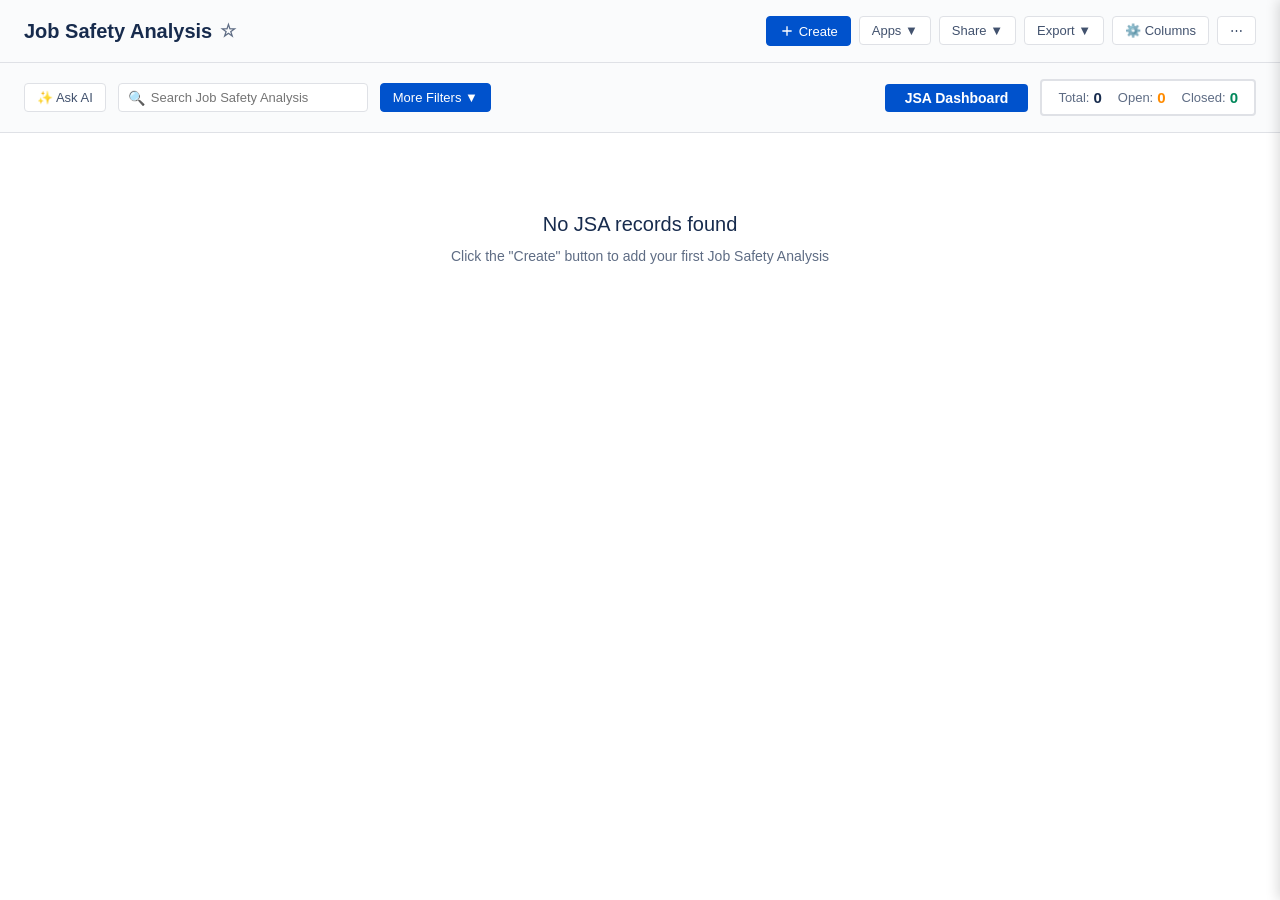
<file: Safenod/TRACKERS/JSA/JSA-Frontend/jsa.html>
<!doctype html>
<html lang="en">
  <head>
    <meta charset="UTF-8" />
    <meta name="viewport" content="width=device-width, initial-scale=1.0" />
    <title>Job Safety Analysis</title>
    <link rel="stylesheet" href="jsa.css" />
  </head>
  <body>
    <div class="hd-tracker">
      <!-- HEADER -->
      <div class="header">
        <div class="header-left">
          <h1 class="header-title">
            Job Safety Analysis <span class="star-icon">☆</span>
          </h1>
        </div>
        <div class="header-right">
          <button class="btn btn-create-primary" onclick="openCreateModal()">
            <svg width="16" height="16" viewBox="0 0 24 24" fill="currentColor">
              <path d="M19 13h-6v6h-2v-6H5v-2h6V5h2v6h6v2z" />
            </svg>
            Create
          </button>
          <div class="btn-wrapper">
            <button class="btn" onclick="toggleHeaderDropdown('appsDropdown')">
              Apps ▼
            </button>
            <div class="header-dropdown" id="appsDropdown">
              <div class="header-dropdown-item" onclick="openInGoogleSheets()">
                📊 Open in Google Sheets
              </div>
              <div class="header-dropdown-item" onclick="openInExcel()">
                📊 Open in Microsoft Excel
              </div>
            </div>
          </div>
          <div class="btn-wrapper">
            <button class="btn" onclick="openShareModal()">Share ▼</button>
          </div>
          <div class="btn-wrapper">
            <button
              class="btn"
              onclick="toggleHeaderDropdown('exportDropdown')"
            >
              Export ▼
            </button>
            <div class="header-dropdown" id="exportDropdown">
              <div class="header-dropdown-item" onclick="printList()">
                Print list
              </div>
              <div class="header-dropdown-item" onclick="printDetails()">
                Print details
              </div>
              <div class="header-dropdown-divider"></div>
              <div class="header-dropdown-item" onclick="exportXML()">
                Export XML
              </div>
              <div class="header-dropdown-item" onclick="exportCSV()">
                Export CSV
              </div>
              <div class="header-dropdown-item" onclick="exportExcel()">
                Export Excel
              </div>
            </div>
          </div>
          <div class="btn-wrapper">
            <button class="btn" onclick="toggleColumnSelector()">
              ⚙️ Columns
            </button>
            <div
              class="header-dropdown column-selector-dropdown"
              id="columnSelectorDropdown"
            >
              <div class="column-selector-header">Show/Hide Columns</div>
              <label class="column-checkbox"
                ><input
                  type="checkbox"
                  checked
                  onchange="toggleColumn(this, 4)"
                />
                Job Title</label
              >
              <label class="column-checkbox"
                ><input
                  type="checkbox"
                  checked
                  onchange="toggleColumn(this, 5)"
                />
                Job Location</label
              >
              <label class="column-checkbox"
                ><input
                  type="checkbox"
                  checked
                  onchange="toggleColumn(this, 6)"
                />
                Performed By</label
              >
              <label class="column-checkbox"
                ><input
                  type="checkbox"
                  checked
                  onchange="toggleColumn(this, 7)"
                />
                Order No.</label
              >
              <label class="column-checkbox"
                ><input
                  type="checkbox"
                  checked
                  onchange="toggleColumn(this, 8)"
                />
                Team Members</label
              >
              <label class="column-checkbox"
                ><input
                  type="checkbox"
                  checked
                  onchange="toggleColumn(this, 9)"
                />
                Generated By</label
              >
              <label class="column-checkbox"
                ><input
                  type="checkbox"
                  checked
                  onchange="toggleColumn(this, 10)"
                />
                Validated By</label
              >
              <label class="column-checkbox"
                ><input
                  type="checkbox"
                  checked
                  onchange="toggleColumn(this, 11)"
                />
                Job Steps Count</label
              >
              <label class="column-checkbox"
                ><input
                  type="checkbox"
                  checked
                  onchange="toggleColumn(this, 12)"
                />
                Contractor Sign</label
              >
              <label class="column-checkbox"
                ><input
                  type="checkbox"
                  checked
                  onchange="toggleColumn(this, 13)"
                />
                AL Verification</label
              >
              <label class="column-checkbox"
                ><input
                  type="checkbox"
                  checked
                  onchange="toggleColumn(this, 14)"
                />
                AL Sign</label
              >
              <label class="column-checkbox"
                ><input
                  type="checkbox"
                  checked
                  onchange="toggleColumn(this, 15)"
                />
                AL Safety Comments</label
              >
              <label class="column-checkbox"
                ><input
                  type="checkbox"
                  checked
                  onchange="toggleColumn(this, 16)"
                />
                Status</label
              >
            </div>
          </div>
          <div class="btn-wrapper">
            <button
              class="btn"
              onclick="toggleHeaderDropdown('moreOptionsDropdown')"
            >
              ⋯
            </button>
            <div
              class="header-dropdown more-options-dropdown"
              id="moreOptionsDropdown"
            >
              <div class="header-dropdown-item" onclick="viewAsChart()">
                📊 View work items as a chart
              </div>
              <div class="header-dropdown-item" onclick="bulkChange()">
                🔄 Bulk change work items
              </div>
              <div class="header-dropdown-item" onclick="importCSVFile()">
                📥 Import work items from CSV
              </div>
              <div class="header-dropdown-divider"></div>
              <div class="header-dropdown-item" onclick="giveFeedback()">
                💬 Give feedback
              </div>
            </div>
          </div>
        </div>
      </div>

      <!-- TOOLBAR -->
      <div class="toolbar">
        <button class="ask-ai-btn" onclick="toggleAISearch()">Ask AI</button>
        <div class="ai-search-container" id="aiSearchContainer">
          <div class="ai-search-box">
            <input type="text" id="aiSearchInput" placeholder="" />
            <button class="ai-go-btn" onclick="executeAISearch()">Go →</button>
            <button class="ai-close-btn" onclick="closeAISearch()">✕</button>
          </div>
        </div>
        <div class="search-box" id="searchSection">
          <input
            type="text"
            placeholder="Search Job Safety Analysis"
            onkeyup="searchTable(this.value)"
          />
        </div>
        <div class="filter-wrapper">
          <button class="btn btn-more-filters" onclick="toggleMoreFilters()">
            More Filters ▼
          </button>
          <div class="more-filters-dropdown" id="moreFiltersDropdown">
            <div class="more-filters-content">
              <div
                class="filter-menu-item"
                onmouseenter="showSubmenu('statusSubmenu')"
                onmouseleave="hideSubmenu('statusSubmenu')"
              >
                <span>Status</span><span class="submenu-arrow">▶</span>
                <div class="filter-submenu" id="statusSubmenu">
                  <label class="filter-checkbox-label"
                    ><input
                      type="checkbox"
                      class="filter-checkbox"
                      value="Open"
                      onchange="applyMoreFilters()"
                    /><span class="badge status-open">OPEN</span></label
                  >
                  <label class="filter-checkbox-label"
                    ><input
                      type="checkbox"
                      class="filter-checkbox"
                      value="Closed"
                      onchange="applyMoreFilters()"
                    /><span class="badge status-closed">CLOSED</span></label
                  >
                </div>
              </div>
              <div class="filter-menu-divider"></div>
              <div
                class="filter-menu-item filter-menu-action"
                onclick="clearAllFilters()"
              >
                <span>✕ Clear All Filters</span>
              </div>
            </div>
          </div>
        </div>
        <div class="toolbar-right-buttons">
          <button class="hd-dashboard-btn" onclick="openDashboard()">
            JSA Dashboard
          </button>
        </div>
        <div class="status-counter">
          <span class="counter-item"
            >Total: <strong id="totalCount">0</strong></span
          >
          <span class="counter-item counter-open"
            >Open: <strong id="openCount">0</strong></span
          >
          <span class="counter-item counter-closed"
            >Closed: <strong id="closedCount">0</strong></span
          >
        </div>
      </div>

      <!-- TABLE -->
      <div class="table-container">
        <div class="empty-state" id="emptyState">
          <h3>No JSA records found</h3>
          <p>Click the "Create" button to add your first Job Safety Analysis</p>
        </div>
        <table id="jsaTable" style="display: none">
          <thead>
            <tr>
              <th class="sticky-col sticky-col-0">
                <input
                  type="checkbox"
                  id="selectAll"
                  onchange="toggleSelectAll(this)"
                />
              </th>
              <th class="sticky-col sticky-col-1">JSA No.</th>
              <th class="sticky-col sticky-col-2">Date</th>
              <th class="sticky-col sticky-col-3">Plant</th>
              <th data-column-index="4">Job Title</th>
              <th data-column-index="5">Job Location</th>
              <th data-column-index="6">Performed By</th>
              <th data-column-index="7">Order No.</th>
              <th data-column-index="8">Team Members</th>
              <th data-column-index="9">Generated By</th>
              <th data-column-index="10">Validated By</th>
              <th data-column-index="11">Job Steps Count</th>
              <th data-column-index="12">Contractor Sign</th>
              <th data-column-index="13">AL Verification</th>
              <th data-column-index="14">AL Sign</th>
              <th data-column-index="15">AL Safety Comments</th>
              <th data-column-index="16">Status</th>
            </tr>
          </thead>
          <tbody id="jsaTableBody"></tbody>
        </table>
      </div>
    </div>

    <!-- DETAIL SIDE PANEL -->
    <div
      class="detail-panel-overlay"
      id="detailPanelOverlay"
      onclick="closeDetailPanel()"
    ></div>
    <div class="detail-panel" id="detailPanel">
      <div class="detail-panel-header">
        <h2 class="detail-panel-title" id="detailPanelTitle">JSA-001</h2>
        <button class="detail-close-btn" onclick="closeDetailPanel()">✕</button>
      </div>
      <div class="detail-panel-body">
        <p class="required-note">
          <span class="asterisk">*</span> Required fields are marked with an
          asterisk
        </p>

        <div class="form-group">
          <label>JSA Number</label>
          <input
            type="text"
            class="input-field auto-calc-field"
            id="detailJsaNo"
            disabled
          />
        </div>

        <div class="form-section-header">Basic Information</div>

        <div class="form-group">
          <label>Plant</label>
          <input
            type="text"
            class="input-field"
            id="detailPlant"
            placeholder="Enter plant..."
          />
        </div>
        <div class="form-group">
          <label>Job Title <span class="required">*</span></label>
          <input
            type="text"
            class="input-field"
            id="detailJobTitle"
            placeholder="Enter job title..."
            required
          />
        </div>
        <div class="form-group">
          <label>Job Location</label>
          <input
            type="text"
            class="input-field"
            id="detailJobLocation"
            placeholder="Enter job location..."
          />
        </div>
        <div class="form-group">
          <label>Job Performed By (Contractor/Agency/Dept)</label>
          <input
            type="text"
            class="input-field"
            id="detailPerformedBy"
            placeholder="Enter contractor/agency/dept..."
          />
        </div>
        <div class="form-group">
          <label>Order No.</label>
          <input
            type="text"
            class="input-field"
            id="detailOrderNo"
            placeholder="Enter order number..."
          />
        </div>
        <div class="form-group">
          <label>Date <span class="required">*</span></label>
          <div class="date-input-wrapper">
            <input type="date" class="input-field" id="detailDate" required />
            <span class="date-icon">📅</span>
          </div>
        </div>

        <div class="form-section-header">JSA Team / Assessment Team</div>

        <div id="detailTeamContainer">
          <!-- Populated dynamically -->
        </div>
        <button type="button" class="add-row-btn" onclick="addDetailTeamRow()">
          + Add Team Member
        </button>

        <div class="form-section-header">Generated By</div>
        <div class="form-group">
          <label>Name</label
          ><input
            type="text"
            class="input-field"
            id="detailGenName"
            placeholder="Enter name..."
          />
        </div>
        <div class="form-group">
          <label>Company / Contractor</label
          ><input
            type="text"
            class="input-field"
            id="detailGenCompany"
            placeholder="Enter company/contractor..."
          />
        </div>

        <div class="form-section-header">Validated By</div>
        <div class="form-group">
          <label>Name</label
          ><input
            type="text"
            class="input-field"
            id="detailValName"
            placeholder="Enter name..."
          />
        </div>
        <div class="form-group">
          <label>AL Plant Safety In-Charge</label
          ><input
            type="text"
            class="input-field"
            id="detailValSafety"
            placeholder="Enter name..."
          />
        </div>

        <div class="form-section-header">Job Steps, Hazards &amp; Controls</div>

        <div class="jsa-steps-table-wrap">
          <table class="jsa-steps-table">
            <thead>
              <tr>
                <th>Job Step</th>
                <th>Hazard / Risk</th>
                <th>Control Measures</th>
                <th>Responsibility</th>
                <th></th>
              </tr>
            </thead>
            <tbody id="detailStepsBody"></tbody>
          </table>
        </div>
        <button type="button" class="add-row-btn" onclick="addDetailStepRow()">
          + Add Step
        </button>

        <div class="form-section-header closure-header">Undertaking</div>
        <div class="closure-para">
          Undertaking by Contract Supervisor: I have understood all the above
          given precautions and adhere to all of these without fail. All
          concerned persons have been explained about the above precautions. I
          will be present at the job site till the work is completed.
        </div>
        <div class="form-group">
          <label>Signature of Contractor Site In-charge</label>
          <input
            type="text"
            class="input-field"
            id="detailContractorSign"
            placeholder="Enter signature..."
          />
        </div>
        <div class="form-group">
          <label
            >Verification and Recommendations by AL Site In-charge (if
            any)</label
          >
          <textarea
            class="textarea-field"
            id="detailAlVerification"
            placeholder="Enter verification/recommendations..."
          ></textarea>
        </div>
        <div class="form-group">
          <label>Signature of AL Site In-charge</label>
          <input
            type="text"
            class="input-field"
            id="detailAlSign"
            placeholder="Enter signature..."
          />
        </div>
        <div class="form-group">
          <label
            >Comments / Recommendation of AL Safety In-charge (if any)</label
          >
          <textarea
            class="textarea-field"
            id="detailAlSafetyComments"
            placeholder="Enter comments/recommendations..."
          ></textarea>
        </div>

        <div class="form-group">
          <label>Status <span class="required">*</span></label>
          <select class="select-field" id="detailStatus" required>
            <option value="Open">Open</option>
            <option value="Closed">Closed</option>
          </select>
        </div>
      </div>
      <div class="detail-panel-footer">
        <button class="btn-detail-delete" onclick="deleteCurrentJSA()">
          🗑️ Delete
        </button>
        <div class="detail-footer-actions">
          <button class="btn-detail-cancel" onclick="closeDetailPanel()">
            Cancel
          </button>
          <button class="btn-detail-save" onclick="saveDetail()">Save</button>
        </div>
      </div>
    </div>

    <!-- CREATE MODAL -->
    <div class="create-modal-overlay" id="createModalOverlay">
      <div class="create-modal" id="createModal">
        <form id="jsaForm">
          <div class="create-modal-header">
            <h2>Create Job Safety Analysis</h2>
            <div class="modal-controls">
              <button
                type="button"
                class="icon-btn"
                onclick="toggleFullscreen()"
                title="Fullscreen"
              >
                ⛶
              </button>
              <button
                type="button"
                class="icon-btn"
                onclick="closeCreateModal()"
              >
                ✕
              </button>
            </div>
          </div>
          <div class="create-modal-body">
            <p class="required-note">
              <span class="asterisk">*</span> Required fields are marked with an
              asterisk
            </p>

            <div class="form-group">
              <label>JSA Number</label>
              <input
                type="text"
                class="input-field auto-calc-field"
                id="jsaNo"
                disabled
              />
              <p class="helper-text">Auto-generated unique identifier</p>
            </div>

            <div class="form-section-header">Basic Information</div>

            <div class="form-group">
              <label>Plant</label>
              <input
                type="text"
                class="input-field"
                id="plant"
                placeholder="Enter plant..."
              />
            </div>
            <div class="form-group">
              <label>Job Title <span class="required">*</span></label>
              <input
                type="text"
                class="input-field"
                id="jobTitle"
                placeholder="Enter job title..."
                required
              />
            </div>
            <div class="form-group">
              <label>Job Location</label>
              <input
                type="text"
                class="input-field"
                id="jobLocation"
                placeholder="Enter job location..."
              />
            </div>
            <div class="form-group">
              <label>Job Performed By (Contractor/Agency/Dept)</label>
              <input
                type="text"
                class="input-field"
                id="performedBy"
                placeholder="Enter contractor/agency/dept..."
              />
            </div>
            <div class="form-group">
              <label>Order No.</label>
              <input
                type="text"
                class="input-field"
                id="orderNo"
                placeholder="Enter order number..."
              />
            </div>
            <div class="form-group">
              <label>Date <span class="required">*</span></label>
              <div class="date-input-wrapper">
                <input type="date" class="input-field" id="jsaDate" required />
                <span class="date-icon">📅</span>
              </div>
            </div>

            <!-- JSA TEAM -->
            <div class="form-section-header">JSA Team / Assessment Team</div>
            <div id="teamContainer">
              <div class="team-row">
                <div class="team-row-fields">
                  <div class="form-group">
                    <label>Name</label
                    ><input
                      type="text"
                      class="input-field team-name"
                      placeholder="Enter name..."
                    />
                  </div>
                  <div class="form-group">
                    <label>Role</label>
                    <select class="select-field team-role">
                      <option value="">-- Select Role --</option>
                      <option value="Originator/Team Member">
                        Originator / Team Member
                      </option>
                      <option value="Approver/Dept. Incharge">
                        Approver / Dept. Incharge
                      </option>
                      <option value="Safety">Safety</option>
                    </select>
                  </div>
                </div>
                <button
                  type="button"
                  class="person-remove-btn"
                  onclick="removeTeamRow(this)"
                  style="display: none"
                >
                  −
                </button>
              </div>
            </div>
            <button type="button" class="add-row-btn" onclick="addTeamRow()">
              + Add Team Member
            </button>

            <!-- GENERATED BY -->
            <div class="form-section-header">Generated By</div>
            <div class="form-group">
              <label>Name</label
              ><input
                type="text"
                class="input-field"
                id="genName"
                placeholder="Enter name..."
              />
            </div>
            <div class="form-group">
              <label>Company / Contractor</label
              ><input
                type="text"
                class="input-field"
                id="genCompany"
                placeholder="Enter company/contractor..."
              />
            </div>

            <!-- VALIDATED BY -->
            <div class="form-section-header">Validated By</div>
            <div class="form-group">
              <label>Name</label
              ><input
                type="text"
                class="input-field"
                id="valName"
                placeholder="Enter name..."
              />
            </div>
            <div class="form-group">
              <label>AL Plant Safety In-Charge</label
              ><input
                type="text"
                class="input-field"
                id="valSafety"
                placeholder="Enter name..."
              />
            </div>

            <!-- JOB STEPS, HAZARDS & CONTROLS -->
            <div class="form-section-header">
              Job Steps, Hazards &amp; Controls
            </div>
            <div class="jsa-steps-table-wrap">
              <table class="jsa-steps-table">
                <thead>
                  <tr>
                    <th>Job Step</th>
                    <th>Hazard / Risk</th>
                    <th>Control Measures</th>
                    <th>Responsibility</th>
                    <th></th>
                  </tr>
                </thead>
                <tbody id="stepsBody">
                  <tr class="step-row">
                    <td>
                      <textarea
                        class="step-input"
                        placeholder="Describe job step..."
                      ></textarea>
                    </td>
                    <td>
                      <textarea
                        class="step-input"
                        placeholder="Identify hazard/risk..."
                      ></textarea>
                    </td>
                    <td>
                      <textarea
                        class="step-input"
                        placeholder="Enter control measures..."
                      ></textarea>
                    </td>
                    <td>
                      <input
                        type="text"
                        class="step-input-sm"
                        placeholder="Person responsible..."
                      />
                    </td>
                    <td>
                      <button
                        type="button"
                        class="step-remove-btn"
                        onclick="removeStepRow(this)"
                        style="display: none"
                      >
                        −
                      </button>
                    </td>
                  </tr>
                </tbody>
              </table>
            </div>
            <button type="button" class="add-row-btn" onclick="addStepRow()">
              + Add Step
            </button>

            <!-- UNDERTAKING -->
            <div class="form-section-header closure-header">Undertaking</div>
            <div class="closure-para">
              Undertaking by Contract Supervisor: I have understood all the
              above given precautions and adhere to all of these without fail.
              All concerned persons have been explained about the above
              precautions. I will be present at the job site till the work is
              completed.
            </div>
            <div class="form-group">
              <label>Signature of Contractor Site In-charge</label>
              <input
                type="text"
                class="input-field"
                id="contractorSign"
                placeholder="Enter signature..."
              />
            </div>
            <div class="form-group">
              <label
                >Verification and Recommendations by AL Site In-charge (if
                any)</label
              >
              <textarea
                class="textarea-field"
                id="alVerification"
                placeholder="Enter verification/recommendations..."
              ></textarea>
            </div>
            <div class="form-group">
              <label>Signature of AL Site In-charge</label>
              <input
                type="text"
                class="input-field"
                id="alSign"
                placeholder="Enter signature..."
              />
            </div>
            <div class="form-group">
              <label
                >Comments / Recommendation of AL Safety In-charge (if
                any)</label
              >
              <textarea
                class="textarea-field"
                id="alSafetyComments"
                placeholder="Enter comments/recommendations..."
              ></textarea>
            </div>

            <div class="form-group">
              <label>Status <span class="required">*</span></label>
              <select class="select-field" id="statusJSA" required>
                <option value="Open">Open</option>
                <option value="Closed">Closed</option>
              </select>
            </div>
          </div>
          <div class="create-modal-footer">
            <label class="checkbox-label"
              ><input type="checkbox" id="createAnother" /><span
                >Create another</span
              ></label
            >
            <div class="footer-buttons">
              <button
                type="button"
                class="btn-cancel"
                onclick="closeCreateModal()"
              >
                Cancel
              </button>
              <button type="submit" class="btn-create">Create</button>
            </div>
          </div>
        </form>
      </div>
    </div>

    <!-- SHARE MODAL -->
    <div class="share-modal-overlay" id="shareModalOverlay">
      <div class="modal-content">
        <div class="modal-header">Share Job Safety Analysis</div>
        <div class="modal-subtitle">Share this tracker with your team</div>
        <div class="modal-field">
          <label>People <span class="required">*</span></label>
          <input
            type="email"
            placeholder="Enter email addresses"
            id="shareEmail"
          />
          <p class="modal-info">Separate multiple emails with commas</p>
        </div>
        <div class="modal-field">
          <label>Message (optional)</label>
          <textarea placeholder="Add a message..." id="shareMessage"></textarea>
        </div>
        <div class="modal-footer">
          <button class="copy-link-btn" onclick="copyLink()">
            <svg width="16" height="16" viewBox="0 0 24 24" fill="currentColor">
              <path
                d="M16 1H4c-1.1 0-2 .9-2 2v14h2V3h12V1zm3 4H8c-1.1 0-2 .9-2 2v14c0 1.1.9 2 2 2h11c1.1 0 2-.9 2-2V7c0-1.1-.9-2-2-2zm0 16H8V7h11v14z"
              />
            </svg>
            Copy link
          </button>
          <button class="share-btn" onclick="sendShare()">Share</button>
        </div>
      </div>
    </div>

    <!-- TIME PICKER POPUP -->
    <div
      class="time-picker-overlay"
      id="tpOverlay"
      onclick="tpClickOutside(event)"
    ></div>
    <div class="time-picker-popup" id="tpPopup" style="display: none">
      <div class="time-picker-label">ENTER TIME</div>
      <div class="time-picker-row">
        <div class="tp-box active" id="tpHourBox" onclick="tpFocus('hour')">
          <input
            type="number"
            id="tpHourInput"
            value="12"
            min="1"
            max="12"
            oninput="tpValidate('hour')"
            onfocus="tpFocus('hour')"
            onkeydown="tpKey(event, 'hour')"
          />
          <div class="tp-scroll-btns">
            <button class="tp-arrow" onclick="tpStep('hour', 1)">▲</button>
            <button class="tp-arrow" onclick="tpStep('hour', -1)">▼</button>
          </div>
        </div>
        <div class="tp-colon">:</div>
        <div class="tp-box" id="tpMinBox" onclick="tpFocus('min')">
          <input
            type="number"
            id="tpMinInput"
            value="00"
            min="0"
            max="59"
            oninput="tpValidate('min')"
            onfocus="tpFocus('min')"
            onkeydown="tpKey(event, 'min')"
          />
          <div class="tp-scroll-btns">
            <button class="tp-arrow" onclick="tpStep('min', 1)">▲</button>
            <button class="tp-arrow" onclick="tpStep('min', -1)">▼</button>
          </div>
        </div>
        <div class="tp-period-col">
          <button
            class="tp-period-btn active"
            id="tpAM"
            onclick="tpSetPeriod('AM')"
          >
            AM
          </button>
          <button class="tp-period-btn" id="tpPM" onclick="tpSetPeriod('PM')">
            PM
          </button>
        </div>
      </div>
      <div class="time-picker-row" style="gap: 0; margin-bottom: 0">
        <div
          style="width: 88px; text-align: center; font-size: 11px; color: #999"
        >
          Hour
        </div>
        <div style="width: 20px"></div>
        <div
          style="width: 88px; text-align: center; font-size: 11px; color: #999"
        >
          Minute
        </div>
      </div>
      <div class="tp-footer">
        <button class="tp-btn-cancel" onclick="tpCancel()">CANCEL</button>
        <button class="tp-btn-ok" onclick="tpOK()">OK</button>
      </div>
    </div>

    <!-- BULK DELETE BAR -->
    <div class="bulk-delete-bar" id="bulkDeleteBar">
      <span class="bulk-count" id="bulkSelectedCount">0 selected</span>
      <button class="bulk-delete-btn" onclick="deleteSelectedRows()">
        🗑️ Delete Selected
      </button>
      <button class="bulk-cancel-btn" onclick="cancelBulkSelection()">
        ✕ Cancel
      </button>
    </div>

    <script src="jsa.js"></script>
  </body>
</html>
</file>
<file: Safenod/DASHBORD PAGE/loged inpage/style.css>
/* ── EXACT TEMPLATE COLOR SYSTEM ── */
:root {
  --primary:        #0052cc;
  --primary-dark:   #0747a6;
  --primary-light:  #4c9aff;
  --bg:             #ffffff;
  --bg-soft:        #fafbfc;
  --bg-hover:       #f4f5f7;
  --bg-active:      #ebecf0;
  --text:           #172b4d;
  --text-muted:     #5e6c84;
  --border:         #dfe1e6;
  --border-dark:    #b3bac5;
  --success-bg:     #e3fcef;
  --success-text:   #006644;
  --success-dark:   #00875a;
  --warning-bg:     #fff7e6;
  --warning-text:   #ff8b00;
  --danger-bg:      #ffebe6;
  --danger-text:    #de350b;
  --info-bg:        #deebff;
  --info-text:      #0052cc;
  --highlight-bg:   #cfe8fa;
  --shadow-sm:      0 1px 3px rgba(9,30,66,0.13);
  --shadow-md:      0 4px 12px rgba(9,30,66,0.15);
}

* { margin: 0; padding: 0; box-sizing: border-box; }

body {
  font-family: 'Sora', -apple-system, BlinkMacSystemFont, 'Segoe UI', sans-serif;
  background: var(--bg-soft);
  color: var(--text);
  font-size: 14px;
  min-height: 100vh;
}

/* ── BANNER ── */
.banner {
  background: linear-gradient(90deg, var(--primary) 0%, var(--primary-dark) 100%);
  color: white;
  text-align: center;
  padding: 9px 24px;
  font-size: 12px;
  font-weight: 600;
  letter-spacing: 0.1em;
  text-transform: uppercase;
  display: flex;
  align-items: center;
  justify-content: center;
  gap: 8px;
}

/* ── HEADER ── */
.header {
  display: flex;
  justify-content: space-between;
  align-items: center;
  padding: 16px 24px;
  background-color: var(--bg-soft);
  border-bottom: 1px solid var(--border);
}
.header-left { display: flex; align-items: center; gap: 10px; }
.logo-mark {
  width: 34px; height: 34px;
  background: var(--primary);
  border-radius: 6px;
  display: flex; align-items: center; justify-content: center;
}
.header-title {
  font-size: 20px; font-weight: 600; color: var(--text);
  display: flex; align-items: center; gap: 8px;
}
.header-title .accent { color: var(--primary); }
.star-icon {
  color: var(--text-muted); cursor: pointer;
  display: flex; align-items: center;
  transition: color 0.2s;
}
.star-icon:hover { color: #ffab00; }

.header-right { display: flex; align-items: center; gap: 8px; }

.btn {
  background-color: var(--bg);
  color: #42526e;
  border: 1px solid var(--border);
  padding: 6px 12px;
  border-radius: 4px;
  cursor: pointer;
  font-size: 13px;
  font-family: inherit;
  display: flex; align-items: center; gap: 6px;
  transition: background-color 0.15s;
}
.btn:hover { background-color: var(--bg-hover); }
.btn-primary {
  background-color: var(--primary) !important;
  color: white !important;
  border-color: var(--primary) !important;
  font-weight: 500;
}
.btn-primary:hover { background-color: var(--primary-dark) !important; }

.bell-btn {
  background: var(--bg); border: 1px solid var(--border); border-radius: 4px;
  width: 34px; height: 34px;
  display: flex; align-items: center; justify-content: center;
  cursor: pointer; position: relative; transition: background 0.15s;
}
.bell-btn:hover { background: var(--bg-hover); }
.bell-dot {
  width: 8px; height: 8px; background: var(--danger-text); border-radius: 50%;
  position: absolute; top: 5px; right: 5px; border: 1.5px solid var(--bg-soft);
}
.nav-avatar {
  width: 34px; height: 34px; border-radius: 50%;
  background: var(--primary); color: white;
  font-weight: 700; font-size: 13px;
  display: flex; align-items: center; justify-content: center; cursor: pointer;
}

/* ── TABS ── */
.toolbar {
  display: flex; align-items: center; gap: 2px;
  padding: 0 24px;
  background-color: var(--bg-soft);
  border-bottom: 2px solid var(--border);
  overflow-x: auto;
}
.tab-link {
  padding: 12px 14px;
  font-size: 13px; font-weight: 500;
  color: var(--text-muted); cursor: pointer;
  border-bottom: 2px solid transparent;
  margin-bottom: -2px; white-space: nowrap;
  text-decoration: none; transition: all 0.15s;
  display: flex; align-items: center; gap: 6px;
}
.tab-link:hover { color: var(--text); border-bottom-color: var(--border-dark); }
.tab-link.active { color: var(--primary); border-bottom-color: var(--primary); font-weight: 600; }

/* ── MAIN ── */
main { max-width: 1280px; margin: 0 auto; padding: 28px 24px 80px; }

/* ── GREETING ── */
.greeting-section {
  margin-bottom: 24px;
  padding: 18px 24px;
  background: var(--bg);
  border: 1px solid var(--border);
  border-left: 4px solid var(--primary);
  border-radius: 4px;
  display: flex; align-items: center; justify-content: space-between;
  animation: fadeIn 0.4s ease both;
}
.greeting-title { font-size: 22px; font-weight: 600; color: var(--text); margin-bottom: 4px; }
.greeting-title .name { color: var(--primary); }
.greeting-sub { font-size: 13px; color: var(--text-muted); }
.greeting-right { display: flex; flex-direction: column; align-items: flex-end; gap: 5px; }
.greeting-date { font-size: 12px; color: var(--text-muted); }
.greeting-shift {
  display: inline-flex; align-items: center; gap: 5px;
  background: var(--info-bg); color: var(--primary);
  font-size: 11px; font-weight: 600; letter-spacing: 0.08em;
  text-transform: uppercase; padding: 3px 10px; border-radius: 3px;
}

/* ── SECTION HEADER ── */
.section-header {
  display: flex; align-items: center; justify-content: space-between;
  margin-bottom: 14px;
  animation: fadeIn 0.4s 0.1s ease both;
}
.section-title { font-size: 16px; font-weight: 600; color: var(--text); }
.section-sub { font-size: 12px; color: var(--text-muted); margin-top: 2px; }

/* Counter */
.counter-bar {
  display: flex; align-items: center; gap: 16px;
  padding: 8px 16px; background: var(--bg);
  border: 2px solid var(--border); border-radius: 4px; font-size: 13px;
}
.counter-item { display: flex; align-items: center; gap: 4px; color: var(--text-muted); }
.counter-item strong { font-size: 15px; font-weight: 600; color: var(--text); }
.counter-open  strong { color: var(--warning-text); }
.counter-closed strong { color: var(--success-dark); }

/* ── MODULE GRID ── */
.module-grid {
  display: grid; grid-template-columns: repeat(3, 1fr);
  gap: 20px;
  animation: fadeIn 0.4s 0.15s ease both;
}

.module-card {
  background: var(--bg);
  border: 1px solid var(--border);
  border-radius: 6px;
  padding: 24px;
  display: flex; flex-direction: column; gap: 12px;
  cursor: pointer;
  transition: transform 0.2s cubic-bezier(0.34,1.56,0.64,1),
              box-shadow 0.2s ease,
              border-color 0.2s ease;
  border-left: 3px solid transparent;
  box-shadow: var(--shadow-sm);
  user-select: none;
}
.module-card:hover {
  transform: translateY(-5px);
  box-shadow: 0 8px 24px rgba(9,30,66,0.18);
  border-color: var(--border-dark);
}
.module-card:active { transform: translateY(-2px); box-shadow: var(--shadow-md); }

.module-card-top { display: flex; align-items: flex-start; justify-content: space-between; gap: 8px; }
.module-icon {
  width: 48px; height: 48px; border-radius: 6px;
  display: flex; align-items: center; justify-content: center;
  flex-shrink: 0;
}
.module-status {
  font-size: 11px; font-weight: 600; padding: 3px 10px;
  border-radius: 3px; letter-spacing: 0.04em; white-space: nowrap;
}

.badge-open   { background: var(--warning-bg);  color: var(--warning-text); }
.badge-active { background: var(--success-bg);  color: var(--success-text); }
.badge-review { background: var(--info-bg);     color: var(--info-text); }
.badge-live   { background: var(--danger-bg);   color: var(--danger-text); }

.module-name { font-size: 16px; font-weight: 700; color: var(--text); margin-top: 4px; }
.module-fullname {
  font-size: 11px; color: var(--text-muted); margin-top: 2px;
  font-weight: 500; text-transform: uppercase; letter-spacing: 0.06em;
}
.module-desc { font-size: 13px; color: var(--text-muted); line-height: 1.7; flex: 1; }

.module-footer {
  display: flex; align-items: center; justify-content: space-between;
  padding-top: 14px; border-top: 1px solid var(--border); margin-top: auto;
}
.module-count { font-size: 13px; color: var(--text-muted); font-weight: 500; }
.module-count strong { color: var(--text); font-weight: 700; }

.card-arrow {
  display: flex; align-items: center; justify-content: center;
  width: 28px; height: 28px;
  border-radius: 50%;
  background: var(--bg-hover);
  color: var(--primary);
  transition: background 0.15s, transform 0.2s;
}
.module-card:hover .card-arrow {
  background: var(--primary);
  color: white;
  transform: translateX(3px);
}

/* Card accents */
.card-incident { border-left-color: var(--warning-text); }
.card-incident .module-icon { background: var(--warning-bg); }
.card-capa     { border-left-color: var(--success-dark); }
.card-capa     .module-icon { background: var(--success-bg); }
.card-hd       { border-left-color: #5243aa; }
.card-hd       .module-icon { background: #ede9fe; }
.card-hira     { border-left-color: var(--primary); }
.card-hira     .module-icon { background: var(--info-bg); }
.card-jsa      { border-left-color: #00b8d9; }
.card-jsa      .module-icon { background: #e6fcff; }
.card-ptw      { border-left-color: var(--danger-text); }
.card-ptw      .module-icon { background: var(--danger-bg); }

/* ── AVATAR DROPDOWN ── */
.avatar-wrapper {
  position: relative;
}

.nav-avatar {
  cursor: pointer;
  transition: transform 0.15s ease, box-shadow 0.15s ease;
}
.nav-avatar:hover {
  transform: scale(1.06);
  box-shadow: 0 0 0 3px rgba(0,82,204,0.18);
}

.avatar-dropdown {
  position: absolute;
  top: calc(100% + 10px);
  right: 0;
  width: 280px;
  background: #ffffff;
  border: 1px solid var(--border);
  border-radius: 10px;
  box-shadow: 0 12px 40px rgba(9,30,66,0.18), 0 2px 8px rgba(9,30,66,0.1);
  z-index: 9999;
  overflow: hidden;

  /* Hidden state */
  opacity: 0;
  transform: translateY(-8px) scale(0.97);
  pointer-events: none;
  transition: opacity 0.2s cubic-bezier(0.4,0,0.2,1),
              transform 0.2s cubic-bezier(0.4,0,0.2,1);
  transform-origin: top right;
}

.avatar-dropdown.open {
  opacity: 1;
  transform: translateY(0) scale(1);
  pointer-events: all;
}

/* Header panel */
.dropdown-header {
  display: flex;
  align-items: center;
  gap: 12px;
  padding: 16px 16px 14px;
  background: linear-gradient(135deg, #f0f5ff 0%, #e8f0fe 100%);
  border-bottom: 1px solid #dde6f7;
}
.dropdown-avatar {
  width: 42px; height: 42px;
  border-radius: 50%;
  background: linear-gradient(135deg, var(--primary) 0%, var(--primary-dark) 100%);
  color: white;
  font-weight: 700; font-size: 14px;
  display: flex; align-items: center; justify-content: center;
  flex-shrink: 0;
  box-shadow: 0 2px 8px rgba(0,82,204,0.3);
}
.dropdown-name {
  font-size: 14px; font-weight: 700; color: var(--text);
  line-height: 1.3;
}
.dropdown-role {
  font-size: 11px; font-weight: 600;
  color: var(--primary);
  text-transform: uppercase; letter-spacing: 0.06em;
  margin-top: 1px;
}
.dropdown-plant {
  display: inline-flex; align-items: center; gap: 4px;
  font-size: 11px; color: var(--text-muted);
  margin-top: 4px;
  background: rgba(0,82,204,0.07);
  padding: 2px 7px; border-radius: 20px;
}

/* Divider */
.dropdown-divider {
  height: 1px;
  background: var(--border);
  margin: 0;
}

/* Groups */
.dropdown-group {
  padding: 6px 0;
}

/* Items */
.dropdown-item {
  display: flex;
  align-items: center;
  gap: 10px;
  padding: 9px 14px;
  cursor: pointer;
  transition: background 0.12s ease;
  position: relative;
}
.dropdown-item:hover {
  background: var(--bg-hover);
}
.dropdown-item:hover .di-arrow {
  transform: translateX(3px);
  color: var(--primary);
}

/* Danger row */
.dropdown-item-danger:hover {
  background: var(--danger-bg);
}
.dropdown-item-danger .di-label {
  color: var(--danger-text) !important;
}
.dropdown-item-danger:hover .di-label {
  color: #bf2600 !important;
}

/* Icons */
.di-icon {
  width: 30px; height: 30px;
  border-radius: 7px;
  display: flex; align-items: center; justify-content: center;
  flex-shrink: 0;
}
.di-blue   { background: var(--info-bg);    color: var(--primary); }
.di-slate  { background: var(--bg-active);  color: var(--text-muted); }
.di-violet { background: #ede9fe;           color: #5243aa; }
.di-amber  { background: var(--warning-bg); color: var(--warning-text); }
.di-teal   { background: #e6fcff;           color: #00a3bf; }
.di-red    { background: var(--danger-bg);  color: var(--danger-text); }

/* Content */
.di-content { flex: 1; min-width: 0; }
.di-label {
  font-size: 13px; font-weight: 600; color: var(--text);
  white-space: nowrap; overflow: hidden; text-overflow: ellipsis;
}
.di-sub {
  font-size: 11px; color: var(--text-muted);
  margin-top: 1px; white-space: nowrap;
}

/* Arrow */
.di-arrow {
  font-size: 18px; color: var(--border-dark);
  line-height: 1; transition: transform 0.15s, color 0.15s;
}

/* Notification badge */
.di-badge {
  background: var(--danger-text);
  color: white;
  font-size: 10px; font-weight: 700;
  width: 18px; height: 18px;
  border-radius: 50%;
  display: flex; align-items: center; justify-content: center;
  flex-shrink: 0;
}

/* ── SUCCESS NOTIFICATION ── */
.success-notification {
  position: fixed; top: 20px; right: 20px;
  background-color: var(--success-dark); color: white;
  padding: 14px 20px; border-radius: 4px;
  box-shadow: var(--shadow-md);
  display: flex; align-items: center; gap: 10px;
  z-index: 9999; transform: translateX(400px); opacity: 0;
  transition: all 0.3s ease; font-size: 14px; font-weight: 500;
}
.success-notification.show { transform: translateX(0); opacity: 1; }
.success-icon {
  background: rgba(255,255,255,0.2); width: 22px; height: 22px;
  border-radius: 50%; display: flex; align-items: center; justify-content: center;
  font-size: 13px; font-weight: 700;
}

/* ── ANIMATIONS ── */
@keyframes fadeIn {
  from { opacity: 0; transform: translateY(10px); }
  to   { opacity: 1; transform: translateY(0); }
}

/* ── RESPONSIVE ── */
@media (max-width: 1024px) {
  .module-grid { grid-template-columns: repeat(2, 1fr); }
}
@media (max-width: 640px) {
  .module-grid { grid-template-columns: 1fr; }
  .greeting-section { flex-direction: column; align-items: flex-start; gap: 10px; }
  .greeting-right { align-items: flex-start; }
  main { padding: 20px 16px 60px; }
  .section-header { flex-direction: column; align-items: flex-start; gap: 10px; }
}
</file>
<file: Safenod/DASHBORD PAGE/login page/login.css>
/* ── ROOT COLORS ── */
:root {
  --primary:       #0052cc;
  --primary-dark:  #0747a6;
  --primary-light: #4c9aff;
  --bg:            #ffffff;
  --bg-soft:       #fafbfc;
  --bg-hover:      #f4f5f7;
  --bg-active:     #ebecf0;
  --text:          #172b4d;
  --text-muted:    #5e6c84;
  --border:        #dfe1e6;
  --border-dark:   #b3bac5;
  --success-bg:    #e3fcef;
  --success-text:  #006644;
  --success-dark:  #00875a;
  --warning-bg:    #fff7e6;
  --warning-text:  #ff8b00;
  --danger-bg:     #ffebe6;
  --danger-text:   #de350b;
  --info-bg:       #deebff;
  --info-text:     #0052cc;
  --shadow-sm:     0 1px 3px rgba(9,30,66,0.13);
  --shadow-md:     0 4px 12px rgba(9,30,66,0.15);
  --shadow-lg:     0 8px 32px rgba(9,30,66,0.18);
}

* { margin: 0; padding: 0; box-sizing: border-box; }

body {
  font-family: 'Sora', -apple-system, BlinkMacSystemFont, sans-serif;
  background: var(--bg-soft);
  color: var(--text);
  height: 100vh;
  overflow: hidden;
  display: flex;
}

/* ── LEFT PANEL ── */
.left-panel {
  width: 50%;
  min-width: 50%;
  max-width: 50%;
  background: var(--bg);
  display: flex;
  flex-direction: column;
  justify-content: space-between;
  padding: 40px 80px;
  border-right: 1px solid var(--border);
  animation: slideInLeft 0.6s cubic-bezier(0.22,1,0.36,1) both;
  z-index: 2;
}

/* Logo */
.logo-area {
  display: flex;
  align-items: center;
  gap: 10px;
  animation: fadeDown 0.5s 0.1s ease both;
}
.logo-mark {
  width: 36px; height: 36px;
  background: var(--primary);
  border-radius: 8px;
  display: flex; align-items: center; justify-content: center;
}
.logo-mark svg { display: block; }
.logo-name {
  font-size: 18px; font-weight: 700; color: var(--text);
  letter-spacing: -0.02em;
}
.logo-name span { color: var(--primary); }

/* Form area */
.form-area {
  flex: 1;
  display: flex;
  flex-direction: column;
  justify-content: center;
  gap: 0;
  padding: 20px 0;
}

.welcome-heading {
  font-size: 26px;
  font-weight: 700;
  color: var(--text);
  letter-spacing: -0.03em;
  margin-bottom: 6px;
  animation: fadeDown 0.5s 0.15s ease both;
}
.welcome-heading .wave { font-style: normal; }

.welcome-sub {
  font-size: 13.5px;
  color: var(--text-muted);
  line-height: 1.6;
  margin-bottom: 32px;
  animation: fadeDown 0.5s 0.2s ease both;
}

/* Input groups */
.field-group {
  display: flex;
  flex-direction: column;
  gap: 16px;
  margin-bottom: 8px;
  animation: fadeDown 0.5s 0.25s ease both;
}

.field-label {
  display: block;
  font-size: 12px;
  font-weight: 600;
  color: var(--text);
  letter-spacing: 0.04em;
  margin-bottom: 6px;
  text-transform: uppercase;
}

.field-wrap { position: relative; }

.field-input {
  width: 100%;
  padding: 10px 14px 10px 40px;
  border: 1.5px solid var(--border);
  border-radius: 5px;
  font-family: inherit;
  font-size: 13.5px;
  color: var(--text);
  background: var(--bg-soft);
  transition: border-color 0.2s, box-shadow 0.2s, background 0.2s;
  outline: none;
}
.field-input::placeholder { color: var(--border-dark); }
.field-input:focus {
  border-color: var(--primary);
  background: var(--bg);
  box-shadow: 0 0 0 3px rgba(0,82,204,0.12);
}

.field-icon {
  position: absolute;
  left: 12px; top: 50%;
  transform: translateY(-50%);
  color: var(--text-muted);
  pointer-events: none;
  display: flex;
}

.field-row {
  display: flex;
  align-items: center;
  justify-content: space-between;
  margin-bottom: 6px;
}
.forgot-link {
  font-size: 12px;
  color: var(--primary);
  text-decoration: none;
  font-weight: 500;
  transition: color 0.15s;
}
.forgot-link:hover { color: var(--primary-dark); text-decoration: underline; }

/* Eye toggle */
.eye-toggle {
  position: absolute;
  right: 12px; top: 50%;
  transform: translateY(-50%);
  background: none; border: none;
  cursor: pointer; color: var(--text-muted);
  display: flex; align-items: center;
  padding: 2px;
  transition: color 0.15s;
}
.eye-toggle:hover { color: var(--primary); }

/* Sign in button */
.signin-btn {
  width: 100%;
  padding: 11px;
  background: var(--primary);
  color: white;
  border: none;
  border-radius: 5px;
  font-family: inherit;
  font-size: 14px;
  font-weight: 600;
  cursor: pointer;
  letter-spacing: 0.02em;
  margin-top: 20px;
  transition: background 0.2s, transform 0.1s, box-shadow 0.2s;
  box-shadow: 0 2px 8px rgba(0,82,204,0.25);
  animation: fadeDown 0.5s 0.3s ease both;
}
.signin-btn:hover {
  background: var(--primary-dark);
  box-shadow: 0 4px 14px rgba(0,82,204,0.35);
  transform: translateY(-1px);
}
.signin-btn:active { transform: translateY(0); }

/* Divider */
.divider {
  display: flex;
  align-items: center;
  gap: 12px;
  margin: 20px 0;
  animation: fadeDown 0.5s 0.35s ease both;
}
.divider-line { flex: 1; height: 1px; background: var(--border); }
.divider-text { font-size: 12px; color: var(--text-muted); font-weight: 500; white-space: nowrap; }

/* Social buttons */
.social-btns {
  display: flex;
  flex-direction: column;
  gap: 10px;
  animation: fadeDown 0.5s 0.4s ease both;
}
.social-btn {
  width: 100%;
  padding: 10px 14px;
  background: var(--bg);
  border: 1.5px solid var(--border);
  border-radius: 5px;
  font-family: inherit;
  font-size: 13.5px;
  font-weight: 500;
  color: var(--text);
  cursor: pointer;
  display: flex; align-items: center; justify-content: center; gap: 10px;
  transition: background 0.15s, border-color 0.15s, box-shadow 0.15s;
}
.social-btn:hover {
  background: var(--bg-hover);
  border-color: var(--border-dark);
  box-shadow: var(--shadow-sm);
}

/* Signup link */
.signup-link {
  text-align: center;
  font-size: 13px;
  color: var(--text-muted);
  margin-top: 20px;
  animation: fadeDown 0.5s 0.45s ease both;
}
.signup-link a {
  color: var(--primary);
  font-weight: 600;
  text-decoration: none;
}
.signup-link a:hover { text-decoration: underline; }

/* Footer */
.left-footer {
  font-size: 11px;
  color: var(--border-dark);
  letter-spacing: 0.08em;
  text-align: center;
  animation: fadeDown 0.5s 0.5s ease both;
}

/* ── RIGHT PANEL ── */
.right-panel {
  flex: 1;
  background: linear-gradient(135deg, var(--primary-dark) 0%, #0a2240 50%, #051629 100%);
  position: relative;
  overflow: hidden;
  display: flex;
  align-items: center;
  justify-content: center;
  animation: fadeIn 0.7s 0.2s ease both;
}

/* Animated grid background */
.grid-bg {
  position: absolute;
  inset: 0;
  background-image:
    linear-gradient(rgba(76,154,255,0.07) 1px, transparent 1px),
    linear-gradient(90deg, rgba(76,154,255,0.07) 1px, transparent 1px);
  background-size: 40px 40px;
  animation: gridPan 20s linear infinite;
}
@keyframes gridPan {
  0%   { transform: translateY(0); }
  100% { transform: translateY(40px); }
}

/* Glow blobs */
.blob {
  position: absolute;
  border-radius: 50%;
  filter: blur(80px);
  pointer-events: none;
}
.blob-1 {
  width: 320px; height: 320px;
  background: rgba(0,82,204,0.35);
  top: -80px; right: -60px;
  animation: blobFloat 8s ease-in-out infinite alternate;
}
.blob-2 {
  width: 200px; height: 200px;
  background: rgba(0,135,90,0.2);
  bottom: 60px; left: 40px;
  animation: blobFloat 10s 2s ease-in-out infinite alternate;
}
.blob-3 {
  width: 150px; height: 150px;
  background: rgba(255,139,0,0.15);
  bottom: 200px; right: 80px;
  animation: blobFloat 7s 1s ease-in-out infinite alternate;
}
@keyframes blobFloat {
  from { transform: translate(0,0) scale(1); }
  to   { transform: translate(20px, 30px) scale(1.1); }
}

/* Central visual */
.central-visual {
  position: relative;
  z-index: 2;
  display: flex;
  flex-direction: column;
  align-items: center;
  gap: 32px;
  background: #ffffff;
  border: 1.5px solid rgba(76,154,255,0.35);
  border-radius: 24px;
  padding: 48px 56px;
  box-shadow:
    0 0 0 1px rgba(76,154,255,0.15),
    0 0 40px rgba(0,82,204,0.45),
    0 0 80px rgba(76,154,255,0.25),
    0 8px 40px rgba(0,0,0,0.3);
}

/* Shield SVG */
.shield-wrap {
  position: relative;
  animation: shieldFloat 4s ease-in-out infinite alternate;
}
@keyframes shieldFloat {
  from { transform: translateY(0px); }
  to   { transform: translateY(-12px); }
}

.shield-ring {
  position: absolute;
  border-radius: 50%;
  border: 1px solid rgba(76,154,255,0.2);
  top: 50%; left: 50%;
  transform: translate(-50%, -50%);
  animation: ringPulse 3s ease-in-out infinite;
}
.ring1 { width: 160px; height: 160px; animation-delay: 0s; }
.ring2 { width: 220px; height: 220px; animation-delay: 0.6s; }
.ring3 { width: 280px; height: 280px; animation-delay: 1.2s; }
@keyframes ringPulse {
  0%,100% { opacity: 0.15; transform: translate(-50%,-50%) scale(1); }
  50%      { opacity: 0.4;  transform: translate(-50%,-50%) scale(1.04); }
}

.main-shield {
  width: 120px; height: 120px;
  position: relative;
  z-index: 3;
}

/* Floating module badges */
.float-badge {
  position: absolute;
  background: #ffffff;
  backdrop-filter: blur(12px);
  border: 1px solid var(--border);
  border-radius: 8px;
  padding: 8px 14px;
  display: flex; align-items: center; gap: 8px;
  z-index: 4;
  white-space: nowrap;
  box-shadow: 0 2px 12px rgba(0,82,204,0.15);
}
.float-badge .badge-dot {
  width: 7px; height: 7px; border-radius: 50%; flex-shrink: 0;
}
.float-badge .badge-label {
  font-size: 11px; font-weight: 600; color: var(--text);
  letter-spacing: 0.06em; text-transform: uppercase;
}
.float-badge .badge-count {
  font-size: 11px; font-weight: 700;
  margin-left: auto;
}

.badge-incident { top: 10%; left: -20px; animation: floatA 5s ease-in-out infinite alternate; }
.badge-capa     { top: 25%; right: -10px; animation: floatB 6s ease-in-out infinite alternate; }
.badge-hira     { bottom: 25%; left: -15px; animation: floatA 7s 1s ease-in-out infinite alternate; }
.badge-ptw      { bottom: 10%; right: 0px; animation: floatB 5.5s 0.5s ease-in-out infinite alternate; }

@keyframes floatA {
  from { transform: translateX(0); }
  to   { transform: translateX(-10px); }
}
@keyframes floatB {
  from { transform: translateX(0); }
  to   { transform: translateX(10px); }
}

/* Info block */
.info-block {
  text-align: center;
  z-index: 3;
  position: relative;
}
.info-title {
  font-size: 22px;
  font-weight: 800;
  color: var(--text);
  letter-spacing: -0.03em;
  margin-bottom: 8px;
}
.info-title span { color: var(--primary); }
.info-sub {
  font-size: 13px;
  color: var(--text-muted);
  line-height: 1.7;
  max-width: 320px;
}

/* Module pills row */
.module-pills {
  display: flex; gap: 8px; flex-wrap: wrap; justify-content: center;
  z-index: 3; position: relative;
  animation: fadeIn 0.8s 0.6s ease both;
}
.pill {
  padding: 4px 12px;
  border-radius: 20px;
  font-size: 11px;
  font-weight: 600;
  letter-spacing: 0.06em;
  text-transform: uppercase;
  border: 1px solid var(--border);
  background: var(--bg-soft);
  color: var(--text-muted);
}
.pill.active-pill {
  background: var(--info-bg);
  border-color: rgba(0,82,204,0.3);
  color: var(--primary);
}

/* Bottom copyright on right */
.right-footer {
  position: absolute;
  bottom: 20px; right: 24px;
  font-size: 10px;
  color: rgba(255,255,255,0.2);
  letter-spacing: 0.1em;
  z-index: 3;
}

/* ── ANIMATIONS ── */
@keyframes slideInLeft {
  from { opacity: 0; transform: translateX(-30px); }
  to   { opacity: 1; transform: translateX(0); }
}
@keyframes fadeIn {
  from { opacity: 0; }
  to   { opacity: 1; }
}
@keyframes fadeDown {
  from { opacity: 0; transform: translateY(-8px); }
  to   { opacity: 1; transform: translateY(0); }
}

/* Error state */
.field-input.error { border-color: var(--danger-text); background: var(--danger-bg); }
.error-msg {
  font-size: 11px; color: var(--danger-text); margin-top: 4px;
  display: none; font-weight: 500;
}
.error-msg.show { display: block; }

/* Loading spinner inside button */
.spinner {
  width: 16px; height: 16px;
  border: 2px solid rgba(255,255,255,0.4);
  border-top-color: white;
  border-radius: 50%;
  animation: spin 0.6s linear infinite;
  display: none;
}
.signin-btn.loading .btn-text { display: none; }
.signin-btn.loading .spinner { display: inline-block; }
@keyframes spin { to { transform: rotate(360deg); } }
</file>
<file: Safenod/TRACKERS/CAPA Tracker/capa.css>
/* ======================
   BASE STYLES
   ====================== */
* {
    margin: 0;
    padding: 0;
    box-sizing: border-box;
}

body {
    font-family: -apple-system, BlinkMacSystemFont, 'Segoe UI', 'Roboto', sans-serif;
    background-color: #ffffff;
    color: #172b4d;
    font-size: 14px;
}

.capa-management {
    display: block;
    background-color: #ffffff;
}

/* ======================
   HEADER STYLES
   ====================== */

.header {
    display: flex;
    justify-content: space-between;
    align-items: center;
    padding: 16px 24px;
    background-color: #fafbfc;
    border-bottom: 1px solid #dfe1e6;
}

.header-left {
    display: flex;
    align-items: center;
    gap: 16px;
}

.header-title {
    font-size: 20px;
    font-weight: 600;
    color: #172b4d;
    display: flex;
    align-items: center;
    gap: 8px;
}

.star-icon {
    color: #5e6c84;
    cursor: pointer;
    font-size: 18px;
}

.header-right {
    display: flex;
    gap: 8px;
    position: relative;
}

.btn-wrapper {
    position: relative;
}

.btn {
    background-color: #ffffff;
    color: #42526e;
    border: 1px solid #dfe1e6;
    padding: 6px 12px;
    border-radius: 4px;
    cursor: pointer;
    font-size: 13px;
    display: flex;
    align-items: center;
    gap: 4px;
}

.btn:hover {
    background-color: #f4f5f7;
}

.btn.active {
    background-color: #0052cc;
    color: white;
}

/* CREATE BUTTON - JIRA STYLE */
.btn-create-primary {
    background-color: #0052cc !important;
    color: white !important;
    border-color: #0052cc !important;
    font-weight: 500;
}

.btn-create-primary:hover {
    background-color: #0747a6 !important;
}

/* ======================
   TOOLBAR STYLES
   ====================== */

.toolbar {
    display: flex;
    align-items: center;
    gap: 12px;
    padding: 16px 24px;
    background-color: #fafbfc;
    border-bottom: 1px solid #dfe1e6;
    flex-wrap: wrap;
    position: relative;
}

.toolbar-right-buttons {
    margin-left: auto;
    display: flex;
    align-items: center;
    gap: 12px;
}

.horizontal-deployment-btn,
.capa-dashboard-btn {
    background-color: #0052cc;
    color: white;
    border: none;
    padding: 6px 20px;
    border-radius: 4px;
    cursor: pointer;
    font-size: 14px;
    font-weight: 600;
    transition: background-color 0.2s;
    letter-spacing: 0.3px;
}

.horizontal-deployment-btn:hover,
.capa-dashboard-btn:hover {
    background-color: #0747a6;
}

/* Status Counter */
.status-counter {
    display: flex;
    gap: 16px;
    align-items: center;
    padding: 8px 16px;
    background-color: #ffffff;
    border: 2px solid #dfe1e6;
    border-radius: 4px;
    font-size: 13px;
}

.counter-item {
    display: flex;
    align-items: center;
    gap: 4px;
    color: #5e6c84;
}

.counter-item strong {
    font-size: 15px;
    font-weight: 600;
    color: #172b4d;
}

.counter-ongoing strong {
    color: #ff8b00;
}

.counter-completed strong {
    color: #00875a;
}

/* ======================
   AI SEARCH STYLES
   ====================== */

.ask-ai-btn {
    background-color: #ffffff;
    color: #42526e;
    border: 1px solid #dfe1e6;
    padding: 6px 12px;
    border-radius: 4px;
    cursor: pointer;
    font-size: 13px;
}

.ask-ai-btn::before {
    content: "✨ ";
}

.ai-search-container {
    display: none;
    flex: 1;
    max-width: 100%;
}

.ai-search-container.show {
    display: block;
}

.ai-search-box {
    position: relative;
    width: 100%;
    padding: 2px;
    background: linear-gradient(90deg, #0052cc, #5243aa, #0052cc);
    border-radius: 6px;
}

.ai-search-box input {
    width: 100%;
    background-color: #ffffff;
    border: none;
    color: #172b4d;
    padding: 10px 80px 10px 40px;
    border-radius: 4px;
    font-size: 14px;
    outline: none;
}

.ai-search-box::before {
    content: "✨";
    position: absolute;
    left: 14px;
    top: 50%;
    transform: translateY(-50%);
    font-size: 16px;
    z-index: 1;
}

.ai-go-btn {
    position: absolute;
    right: 42px;
    top: 50%;
    transform: translateY(-50%);
    background-color: #0052cc;
    color: white;
    border: none;
    padding: 6px 16px;
    border-radius: 4px;
    cursor: pointer;
    font-size: 13px;
    display: flex;
    align-items: center;
    gap: 4px;
}

.ai-go-btn:hover {
    background-color: #0747a6;
}

.ai-close-btn {
    position: absolute;
    right: 14px;
    top: 50%;
    transform: translateY(-50%);
    background: none;
    border: none;
    color: #5e6c84;
    cursor: pointer;
    font-size: 18px;
    padding: 4px;
}

.ai-close-btn:hover {
    color: #172b4d;
}

/* ======================
   SEARCH BOX STYLES
   ====================== */

.search-box {
    position: relative;
    flex: 1;
    max-width: 250px;
}

.search-box input {
    width: 100%;
    background-color: #ffffff;
    border: 1px solid #dfe1e6;
    color: #172b4d;
    padding: 6px 12px 6px 32px;
    border-radius: 4px;
    font-size: 13px;
}

.search-box::before {
    content: "🔍";
    position: absolute;
    left: 10px;
    top: 50%;
    transform: translateY(-50%);
}

/* ======================
   MORE FILTERS DROPDOWN STYLES
   ====================== */

.filter-wrapper {
    position: relative;
}

.btn-more-filters {
    background-color: #0052cc !important;
    color: white !important;
    border-color: #0052cc !important;
    font-weight: 500;
}

.btn-more-filters:hover {
    background-color: #0747a6 !important;
}

/* Main Dropdown Container */
.more-filters-dropdown {
    display: none;
    position: absolute;
    top: calc(100% + 8px);
    left: 0;
    background-color: #ffffff;
    border: 1px solid #dfe1e6;
    border-radius: 4px;
    box-shadow: 0 8px 16px rgba(0, 0, 0, 0.15);
    min-width: 220px;
    z-index: 1000;
}

.more-filters-dropdown.show {
    display: block;
}

.more-filters-content {
    padding: 4px 0;
}

/* Menu Items (Main Level) */
.filter-menu-item {
    position: relative;
    display: flex;
    align-items: center;
    justify-content: space-between;
    padding: 10px 16px;
    cursor: pointer;
    color: #172b4d;
    font-size: 14px;
    transition: background-color 0.15s ease;
}

.filter-menu-item:hover {
    background-color: #f4f5f7;
}

/* Arrow indicator for items with submenus */
.submenu-arrow {
    color: #5e6c84;
    font-size: 12px;
    margin-left: 12px;
}

/* Divider between menu items */
.filter-menu-divider {
    height: 1px;
    background-color: #dfe1e6;
    margin: 4px 0;
}

/* Action item (like Clear All) - no submenu */
.filter-menu-action {
    color: #de350b;
    font-weight: 500;
}

.filter-menu-action:hover {
    background-color: #ffebe6;
}

/* ==========================================
   SUBMENU STYLES (Opens on the RIGHT side)
   ========================================== */

.filter-submenu {
    display: none;
    position: absolute;
    left: 100%;
    top: -5px;
    background-color: #ffffff;
    border: 1px solid #dfe1e6;
    border-radius: 4px;
    box-shadow: 0 8px 16px rgba(0, 0, 0, 0.15);
    min-width: 200px;
    max-width: 300px;
    padding: 8px 0;
    z-index: 1001;
    margin-left: -1px;
}

/* Show submenu when parent is hovered */
.filter-menu-item:hover .filter-submenu {
    display: block;
}

/* Checkbox labels inside submenus */
.filter-submenu .filter-checkbox-label {
    display: flex;
    align-items: center;
    padding: 8px 16px;
    cursor: pointer;
    gap: 10px;
    transition: background-color 0.15s ease;
}

.filter-submenu .filter-checkbox-label:hover {
    background-color: #f4f5f7;
}

.filter-checkbox {
    width: 16px;
    height: 16px;
    cursor: pointer;
    flex-shrink: 0;
}

.filter-checkbox-label span {
    font-size: 14px;
    color: #172b4d;
}

/* Old styles kept for compatibility */
.filter-section {
    margin-bottom: 16px;
}

.filter-section-header {
    font-size: 13px;
    font-weight: 600;
    color: #172b4d;
    margin-bottom: 12px;
    padding-bottom: 8px;
    border-bottom: 1px solid #dfe1e6;
}

.filter-divider {
    height: 1px;
    background-color: #dfe1e6;
    margin: 16px 0;
}

.clear-filters-btn {
    width: 100%;
    padding: 10px 16px;
    background-color: transparent;
    color: #de350b;
    border: 1px solid #de350b;
    border-radius: 4px;
    font-size: 14px;
    font-weight: 500;
    cursor: pointer;
    margin-top: 16px;
    display: flex;
    align-items: center;
    justify-content: center;
    gap: 6px;
}

.clear-filters-btn:hover {
    background-color: #ffebe6;
}

/* ======================
   BADGE STYLES
   ====================== */

.badge {
    display: inline-block;
    padding: 4px 8px;
    border-radius: 3px;
    font-size: 11px;
    font-weight: 600;
    text-align: center;
    min-width: 70px;
}

.severity-badge {
    display: inline-block;
    padding: 4px 8px;
    border-radius: 3px;
    font-size: 11px;
    font-weight: 600;
    text-align: center;
    min-width: 70px;
}

.severity-fire {
    background-color: #ffebe6;
    color: #de350b;
}

.severity-r {
    background-color: #fff7e6;
    color: #ff8b00;
}

.severity-nr {
    background-color: #e3fcef;
    color: #006644;
}

.severity-fa {
    background-color: #deebff;
    color: #0052cc;
}

.severity-nm {
    background-color: #eae6ff;
    color: #5243aa;
}

.severity-env {
    background-color: #e6f4ea;
    color: #1a7340;
}

.severity-custom {
    background-color: #dfe1e6;
    color: #42526e;
}

/* Incident ID Badge */
.incident-id-badge {
    display: inline-block;
    padding: 3px 10px;
    background-color: #f4f5f7;
    border: 1px solid #dfe1e6;
    border-radius: 3px;
    font-size: 12px;
    font-weight: 600;
    color: #42526e;
    font-family: monospace;
    letter-spacing: 0.5px;
}

/* Auto-or-manual toggle row */
.capa-auto-or-manual {
    display: flex;
    align-items: center;
    gap: 12px;
}

.capa-toggle-label {
    display: flex;
    align-items: center;
    gap: 6px;
    font-size: 13px;
    color: #5e6c84;
    cursor: pointer;
    white-space: nowrap;
}

.capa-toggle-label input[type="checkbox"] {
    cursor: pointer;
}

.capa-input-field.na-value {
    color: #5e6c84;
    font-style: italic;
}

.status-badge-inline {
    display: inline-block;
    padding: 4px 12px;
    border-radius: 3px;
    font-size: 12px;
    font-weight: 600;
}

.status-open {
    background-color: #dfe1e6;
    color: #42526e;
}

.status-closed {
    background-color: #e3fcef;
    color: #006644;
}

/* ======================
   TABLE STYLES
   ====================== */

.table-container {
    overflow-x: auto;
    position: relative;
}

/* Empty State */
.empty-state {
    text-align: center;
    padding: 80px 20px;
    background-color: #ffffff;
}

.empty-state h3 {
    font-size: 20px;
    font-weight: 500;
    color: #172b4d;
    margin-bottom: 12px;
}

.empty-state p {
    font-size: 14px;
    color: #5e6c84;
}

table {
    width: 100%;
    border-collapse: separate;
    border-spacing: 0;
    background-color: #ffffff;
}

thead {
    background-color: #fafbfc;
    border-bottom: 2px solid #dfe1e6;
}

th {
    text-align: left;
    padding: 14px 24px;
    font-weight: 600;
    color: #5e6c84;
    font-size: 12px;
    text-transform: uppercase;
    white-space: nowrap;
    border-bottom: 2px solid #dfe1e6;
}

tbody tr {
    border-bottom: 1px solid #dfe1e6;
}

tbody tr:hover {
    background-color: #f4f5f7;
}

td {
    padding: 18px 24px;
    color: #172b4d;
    vertical-align: middle;
    white-space: nowrap;
    border-bottom: 1px solid #dfe1e6;
}

/* Sticky Columns */
.sticky-column {
    position: sticky;
    background-color: #fafbfc;
    z-index: 10;
}

tbody tr .sticky-column {
    background-color: #ffffff;
}

tbody tr:hover .sticky-column {
    background-color: #f4f5f7;
}

.sticky-checkbox {
    left: 0;
    min-width: 50px;
    max-width: 50px;
    text-align: center;
    box-shadow: 2px 0 4px rgba(0, 0, 0, 0.05);
}

.sticky-col-1 {
    left: 50px;
    min-width: 120px;
    box-shadow: 2px 0 4px rgba(0, 0, 0, 0.05);
}

.sticky-col-2 {
    left: 170px;
    min-width: 120px;
    box-shadow: 2px 0 4px rgba(0, 0, 0, 0.05);
}

.sticky-col-3 {
    left: 290px;
    min-width: 120px;
    box-shadow: 2px 0 4px rgba(0, 0, 0, 0.05);
}

.sticky-col-4 {
    left: 410px;
    min-width: 100px;
    box-shadow: 2px 0 4px rgba(0, 0, 0, 0.05);
}

/* Column min-widths to prevent text cutoff */
th[data-column-index="5"], td[data-column-index="5"] {
    min-width: 130px;
}

th[data-column-index="6"], td[data-column-index="6"] {
    min-width: 260px;
    white-space: normal;
    word-wrap: break-word;
}

th[data-column-index="7"], td[data-column-index="7"] {
    min-width: 160px;
}

th[data-column-index="8"], td[data-column-index="8"] {
    min-width: 200px;
}

th[data-column-index="9"], td[data-column-index="9"] {
    min-width: 150px;
}

th[data-column-index="10"], td[data-column-index="10"] {
    min-width: 150px;
}

.task-id {
    color: #0052cc;
    text-decoration: none;
    font-weight: 500;
    cursor: pointer;
}

.task-id:hover {
    text-decoration: underline;
}

.status-badge {
    display: inline-block;
    padding: 4px 8px;
    border-radius: 3px;
    font-size: 11px;
    font-weight: 600;
    cursor: pointer;
    position: relative;
    text-align: center;
    min-width: 90px;
}



.status-dropdown {
    position: absolute;
    top: calc(100% + 4px);
    left: 0;
    background-color: #ffffff;
    border: 1px solid #dfe1e6;
    border-radius: 4px;
    box-shadow: 0 4px 12px rgba(0, 0, 0, 0.15);
    padding: 4px;
    z-index: 1000;
    display: none;
    min-width: 100px;
}

.status-dropdown.show {
    display: block;
}

.status-dropdown-item {
    padding: 6px 12px;
    cursor: pointer;
    border-radius: 3px;
    font-size: 12px;
}

.status-dropdown-item:hover {
    background-color: #f4f5f7;
}

/* ======================
   INLINE EDITING STYLES - SAME AS HD TRACKER
   ====================== */

.inline-input {
    width: 100%;
    border: none;
    background: transparent;
    padding: 6px 8px;
    font-size: 13px;
    color: #172b4d;
    font-family: inherit;
}

.inline-input:focus {
    outline: none;
    background-color: #f4f5f7;
    border-radius: 4px;
}

.inline-textarea {
    width: 100%;
    border: none;
    background: transparent;
    padding: 6px 8px;
    font-size: 13px;
    color: #172b4d;
    font-family: inherit;
    resize: none;
    overflow: hidden;
}

.inline-textarea:focus {
    outline: none;
    background-color: #f4f5f7;
    border-radius: 4px;
    resize: vertical;
}

.inline-dropdown {
    width: 100%;
    border: 1px solid transparent;
    background: white;
    padding: 6px 8px;
    font-size: 13px;
    color: #172b4d;
    border-radius: 4px;
    cursor: pointer;
    font-family: inherit;
    appearance: none;
    -webkit-appearance: none;
    background-image: none;
}

.inline-dropdown:hover {
    background-color: #f4f5f7;
    border-color: #dfe1e6;
    appearance: auto;
    -webkit-appearance: auto;
}

.inline-dropdown:focus {
    outline: none;
    border-color: #4c9aff;
    appearance: auto;
    -webkit-appearance: auto;
}

.inline-date {
    cursor: pointer;
}



/* ======================
   HEADER DROPDOWN STYLES
   ====================== */

.header-dropdown {
    position: absolute;
    top: calc(100% + 8px);
    right: 0;
    background-color: #ffffff;
    border: 1px solid #dfe1e6;
    border-radius: 4px;
    box-shadow: 0 4px 12px rgba(0, 0, 0, 0.15);
    min-width: 280px;
    z-index: 5000;
    display: none;
}

.header-dropdown.show {
    display: block;
}

.column-selector-dropdown {
    max-height: 400px;
    overflow-y: auto;
    min-width: 220px;
}

.column-selector-header {
    font-weight: 600;
    padding: 8px 12px;
    border-bottom: 1px solid #dfe1e6;
    margin-bottom: 4px;
    font-size: 12px;
    text-transform: uppercase;
    color: #5e6c84;
}

.column-checkbox {
    display: block;
    padding: 6px 12px;
    cursor: pointer;
    user-select: none;
    font-size: 14px;
}

.column-checkbox:hover {
    background-color: #f4f5f7;
}

.column-checkbox input {
    margin-right: 8px;
    cursor: pointer;
}

.header-dropdown-item {
    padding: 10px 16px;
    cursor: pointer;
    color: #172b4d;
    font-size: 14px;
    border-bottom: 1px solid #f4f5f7;
}

.header-dropdown-item:hover {
    background-color: #f4f5f7;
}

.header-dropdown-divider {
    height: 1px;
    background-color: #dfe1e6;
    margin: 4px 0;
}

.more-options-dropdown {
    min-width: 250px;
}

.more-options-dropdown .header-dropdown-item {
    display: flex;
    align-items: center;
    gap: 8px;
}

/* ======================
   SHARE MODAL STYLES
   ====================== */

.modal-overlay {
    display: none;
    position: fixed;
    top: 0;
    left: 0;
    right: 0;
    bottom: 0;
    background-color: rgba(0, 0, 0, 0.5);
    z-index: 2000;
    justify-content: center;
    align-items: center;
}

.modal-overlay.show {
    display: flex;
}

.modal-content {
    background-color: #ffffff;
    border-radius: 8px;
    padding: 24px;
    max-width: 500px;
    width: 90%;
    box-shadow: 0 8px 24px rgba(0, 0, 0, 0.2);
}

.modal-header {
    font-size: 18px;
    font-weight: 600;
    margin-bottom: 8px;
}

.modal-subtitle {
    font-size: 13px;
    color: #5e6c84;
    margin-bottom: 20px;
}

.modal-field {
    margin-bottom: 16px;
}

.modal-field label {
    display: block;
    font-size: 12px;
    font-weight: 600;
    color: #172b4d;
    margin-bottom: 6px;
}

.modal-field label .required {
    color: #de350b;
}

.modal-field input,
.modal-field textarea {
    width: 100%;
    padding: 8px 12px;
    border: 1px solid #dfe1e6;
    border-radius: 4px;
    font-size: 14px;
    font-family: inherit;
}

.modal-field textarea {
    resize: vertical;
    min-height: 80px;
}

.modal-info {
    font-size: 12px;
    color: #5e6c84;
    margin-top: 6px;
}

.modal-footer {
    display: flex;
    justify-content: space-between;
    align-items: center;
    margin-top: 24px;
}

.copy-link-btn {
    background-color: transparent;
    color: #0052cc;
    border: none;
    padding: 8px 12px;
    cursor: pointer;
    font-size: 14px;
    display: flex;
    align-items: center;
    gap: 6px;
}

.copy-link-btn:hover {
    text-decoration: underline;
}

.share-btn {
    background-color: #0052cc;
    color: white;
    border: none;
    padding: 8px 24px;
    border-radius: 4px;
    cursor: pointer;
    font-size: 14px;
    font-weight: 500;
}

.share-btn:hover {
    background-color: #0747a6;
}

/* ======================
   CREATE CAPA MODAL STYLES
   ====================== */

.capa-modal-overlay {
    display: none;
    position: fixed;
    top: 0;
    left: 0;
    right: 0;
    bottom: 0;
    background-color: rgba(9, 30, 66, 0.54);
    z-index: 2500;
    align-items: flex-start;
    justify-content: center;
    padding-top: 40px;
}

.capa-modal-overlay.active {
    display: flex;
}

.capa-modal {
    background: white;
    width: 680px;
    max-height: calc(100vh - 80px);
    border-radius: 3px;
    box-shadow: 0 20px 32px -8px rgba(9, 30, 66, 0.25);
    display: flex;
    flex-direction: column;
    transition: all 0.3s ease;
}

.capa-modal.fullscreen {
    width: 95vw;
    max-height: 95vh;
    border-radius: 8px;
}

.capa-modal-header {
    padding: 20px 24px;
    border-bottom: 1px solid #dfe1e6;
    display: flex;
    justify-content: space-between;
    align-items: center;
}

.capa-modal-header h2 {
    font-size: 20px;
    font-weight: 500;
    color: #172b4d;
}

.capa-modal-controls {
    display: flex;
    gap: 8px;
    align-items: center;
}

.capa-icon-btn {
    background: none;
    border: none;
    padding: 6px;
    cursor: pointer;
    color: #5e6c84;
    border-radius: 3px;
}

.capa-icon-btn:hover {
    background-color: #ebecf0;
}

.capa-modal-body {
    padding: 24px;
    overflow-y: auto;
    max-height: calc(100vh - 220px);
}

.capa-required-note {
    font-size: 12px;
    color: #5e6c84;
    margin-bottom: 20px;
}

.capa-required-note .asterisk {
    color: #de350b;
}

.capa-form-group {
    margin-bottom: 20px;
}

.capa-form-group label {
    display: block;
    font-size: 12px;
    font-weight: 600;
    color: #5e6c84;
    margin-bottom: 6px;
}

.capa-form-group label .required {
    color: #de350b;
}

.capa-input-field,
.capa-select-field,
.capa-textarea-field {
    width: 100%;
    padding: 8px 12px;
    border: 2px solid #dfe1e6;
    border-radius: 3px;
    font-size: 14px;
    color: #172b4d;
    background-color: #fafbfc;
    transition: all 0.2s;
}

.capa-input-field:hover,
.capa-select-field:hover,
.capa-textarea-field:hover {
    background-color: #ebecf0;
}

.capa-input-field:focus,
.capa-select-field:focus,
.capa-textarea-field:focus {
    outline: none;
    background-color: white;
    border-color: #4c9aff;
}

.capa-input-field:disabled,
.capa-select-field:disabled {
    background-color: #f4f5f7;
    color: #a5adba;
    cursor: not-allowed;
}

.capa-textarea-field {
    resize: vertical;
    min-height: 100px;
    font-family: inherit;
}

.capa-helper-text {
    font-size: 12px;
    color: #5e6c84;
    margin-top: 6px;
}

.capa-auto-id-field {
    background-color: #fffae6 !important;
    border-left: 3px solid #ffab00 !important;
    color: #172b4d !important;
    font-weight: 600 !important;
}

.custom-input-field {
    margin-top: 8px;
}

.capa-checkbox-label {
    display: flex;
    align-items: center;
    gap: 8px;
    font-size: 14px;
    color: #172b4d;
    cursor: pointer;
}

.capa-checkbox-label input[type="checkbox"] {
    width: 16px;
    height: 16px;
    cursor: pointer;
}

.capa-modal-footer {
    padding: 16px 24px;
    border-top: 1px solid #dfe1e6;
    display: flex;
    justify-content: space-between;
    align-items: center;
}

.capa-footer-buttons {
    display: flex;
    gap: 8px;
}

.capa-btn-cancel {
    background: none;
    border: none;
    padding: 8px 12px;
    color: #42526e;
    font-size: 14px;
    font-weight: 500;
    cursor: pointer;
    border-radius: 3px;
}

.capa-btn-cancel:hover {
    background-color: #ebecf0;
}

.capa-btn-submit {
    background-color: #0052cc;
    color: white;
    border: none;
    padding: 8px 16px;
    font-size: 14px;
    font-weight: 500;
    cursor: pointer;
    border-radius: 3px;
}

.capa-btn-submit:hover {
    background-color: #0747a6;
}

.capa-modal-body::-webkit-scrollbar {
    width: 8px;
}

.capa-modal-body::-webkit-scrollbar-track {
    background: #f4f5f7;
}

.capa-modal-body::-webkit-scrollbar-thumb {
    background: #c1c7d0;
    border-radius: 4px;
}

.capa-modal-body::-webkit-scrollbar-thumb:hover {
    background: #a5adba;
}

/* ======================
   DETAIL PANEL STYLES
   ====================== */

.detail-side-panel {
    position: fixed;
    top: 0;
    right: -45%;
    width: 45%;
    height: 100vh;
    background-color: #ffffff;
    box-shadow: -4px 0 12px rgba(0, 0, 0, 0.15);
    z-index: 2500;
    transition: right 0.3s ease-in-out;
    display: flex;
    flex-direction: column;
}

.detail-side-panel.open {
    right: 0;
}

.detail-panel-header {
    padding: 20px 24px;
    border-bottom: 1px solid #dfe1e6;
    display: flex;
    justify-content: space-between;
    align-items: center;
    background-color: #fafbfc;
}

.detail-panel-title {
    font-size: 18px;
    font-weight: 600;
    color: #172b4d;
    margin: 0;
}

.detail-panel-close {
    background: none;
    border: none;
    font-size: 24px;
    color: #5e6c84;
    cursor: pointer;
    padding: 4px 8px;
    border-radius: 3px;
    line-height: 1;
}

.detail-panel-close:hover {
    background-color: #ebecf0;
    color: #172b4d;
}

.detail-panel-body {
    flex: 1;
    overflow-y: auto;
    padding: 24px;
}

.detail-panel-body::-webkit-scrollbar {
    width: 8px;
}

.detail-panel-body::-webkit-scrollbar-track {
    background: #f4f5f7;
}

.detail-panel-body::-webkit-scrollbar-thumb {
    background: #c1c7d0;
    border-radius: 4px;
}

.detail-panel-body::-webkit-scrollbar-thumb:hover {
    background: #a5adba;
}

.detail-field-group {
    margin-bottom: 24px;
}

.detail-field-label {
    display: block;
    font-size: 11px;
    font-weight: 700;
    color: #5e6c84;
    text-transform: uppercase;
    letter-spacing: 0.5px;
    margin-bottom: 8px;
}

.detail-field-input,
.detail-field-textarea,
.detail-field-select {
    width: 100%;
    padding: 10px 12px;
    border: 1px solid #dfe1e6;
    border-radius: 3px;
    font-size: 14px;
    color: #172b4d;
    background-color: #ffffff;
    font-family: inherit;
    transition: all 0.2s;
}

.detail-field-input:hover,
.detail-field-textarea:hover,
.detail-field-select:hover {
    border-color: #b3bac5;
}

.detail-field-input:focus,
.detail-field-textarea:focus,
.detail-field-select:focus {
    outline: none;
    border-color: #4c9aff;
    box-shadow: 0 0 0 1px #4c9aff;
}

.detail-field-textarea {
    resize: vertical;
    min-height: 80px;
}

.detail-section-title {
    font-size: 16px;
    font-weight: 600;
    color: #172b4d;
    margin: 32px 0 16px 0;
    padding-bottom: 8px;
    border-bottom: 2px solid #dfe1e6;
}

.detail-section-title:first-child {
    margin-top: 0;
}

.detail-panel-footer {
    padding: 16px 24px;
    border-top: 1px solid #dfe1e6;
    display: flex;
    justify-content: space-between;
    align-items: center;
    background-color: #fafbfc;
}

.detail-footer-buttons {
    display: flex;
    gap: 8px;
}

.detail-delete-btn {
    background: none;
    border: none;
    color: #de350b;
    font-size: 14px;
    font-weight: 500;
    cursor: pointer;
    padding: 8px 12px;
    border-radius: 3px;
    transition: background-color 0.2s;
}

.detail-delete-btn:hover {
    background-color: #ffebe6;
}

.detail-cancel-btn {
    background: none;
    border: 1px solid #dfe1e6;
    color: #42526e;
    font-size: 14px;
    font-weight: 500;
    cursor: pointer;
    padding: 8px 16px;
    border-radius: 3px;
    transition: all 0.2s;
}

.detail-cancel-btn:hover {
    background-color: #ebecf0;
}

.detail-save-btn {
    background-color: #0052cc;
    color: white;
    border: none;
    font-size: 14px;
    font-weight: 500;
    cursor: pointer;
    padding: 8px 20px;
    border-radius: 3px;
    transition: background-color 0.2s;
}

.detail-save-btn:hover {
    background-color: #0747a6;
}

.detail-panel-overlay {
    position: fixed;
    top: 0;
    left: 0;
    right: 0;
    bottom: 0;
    background-color: rgba(0, 0, 0, 0.3);
    z-index: 2400;
    display: none;
}

.detail-panel-overlay.show {
    display: block;
}

/* ======================
   SUCCESS NOTIFICATION
   ====================== */

.success-notification {
    position: fixed;
    top: 20px;
    right: 20px;
    background-color: #006644;
    color: white;
    padding: 16px 24px;
    border-radius: 4px;
    box-shadow: 0 4px 12px rgba(0, 0, 0, 0.15);
    display: flex;
    align-items: center;
    gap: 12px;
    z-index: 9999;
    transform: translateX(400px);
    opacity: 0;
    transition: all 0.3s ease;
}

.success-notification.show {
    transform: translateX(0);
    opacity: 1;
}

.success-icon {
    background-color: rgba(255, 255, 255, 0.2);
    width: 24px;
    height: 24px;
    border-radius: 50%;
    display: flex;
    align-items: center;
    justify-content: center;
    font-weight: bold;
    font-size: 16px;
}

.success-text {
    font-size: 14px;
    font-weight: 500;
}

/* ======================
   UTILITY CLASSES
   ====================== */

.filters-hidden {
    display: none !important;
}

/* ======================
   RESPONSIVE DESIGN
   ====================== */

@media (max-width: 1200px) {
    .sticky-col-1 {
        left: 50px;
        min-width: 100px;
    }
    
    .sticky-col-2 {
        left: 150px;
        min-width: 100px;
    }
    
    .sticky-col-3 {
        left: 250px;
        min-width: 100px;
    }
    
    .sticky-col-4 {
        left: 350px;
        min-width: 80px;
    }
}

@media (max-width: 768px) {
    .header {
        flex-direction: column;
        gap: 12px;
        align-items: stretch;
    }
    
    .header-right {
        flex-wrap: wrap;
        justify-content: flex-start;
    }
    
    .toolbar {
        flex-direction: column;
        align-items: stretch;
    }
    
    .toolbar-right-buttons {
        margin-left: 0;
        flex-direction: column;
    }
    
    .search-box {
        max-width: 100%;
    }
    
    .detail-side-panel {
        width: 90%;
        right: -90%;
    }
    
    .capa-modal {
        width: 95%;
        margin: 10px;
    }
    
    .capa-modal-body {
        max-height: calc(100vh - 180px);
    }
    
    .sticky-column {
        position: relative;
        left: 0 !important;
    }
    
    .status-counter {
        flex-direction: column;
        gap: 8px;
        align-items: flex-start;
    }
}

@media (max-width: 480px) {
    body {
        font-size: 12px;
    }
    
    .header-title {
        font-size: 16px;
    }
    
    .btn {
        font-size: 11px;
        padding: 4px 8px;
    }
    
    th, td {
        padding: 8px 10px;
        font-size: 11px;
    }
}

/* ======================
   BULK DELETE FLOATING BAR
   ====================== */

.bulk-delete-bar {
    position: fixed;
    bottom: -80px;
    left: 50%;
    transform: translateX(-50%);
    background-color: #172b4d;
    color: #ffffff;
    padding: 12px 24px;
    border-radius: 8px;
    box-shadow: 0 4px 20px rgba(0, 0, 0, 0.3);
    display: flex;
    align-items: center;
    gap: 16px;
    z-index: 9000;
    transition: bottom 0.3s ease;
    white-space: nowrap;
}

.bulk-delete-bar.show {
    bottom: 28px;
}

.bulk-count {
    font-size: 14px;
    font-weight: 600;
    color: #4c9aff;
}

.bulk-delete-btn {
    background-color: #de350b;
    color: white;
    border: none;
    padding: 8px 18px;
    border-radius: 5px;
    font-size: 14px;
    font-weight: 600;
    cursor: pointer;
    display: flex;
    align-items: center;
    gap: 6px;
    transition: background-color 0.2s;
}

.bulk-delete-btn:hover {
    background-color: #bf2600;
}

.bulk-cancel-btn {
    background: none;
    border: 1px solid rgba(255,255,255,0.3);
    color: #ffffff;
    padding: 7px 14px;
    border-radius: 5px;
    font-size: 13px;
    cursor: pointer;
    transition: background-color 0.2s;
}

.bulk-cancel-btn:hover {
    background-color: rgba(255,255,255,0.1);
}
</file>
<file: Safenod/TRACKERS/HD tracker/hd.css>
/* ======================
   BASE STYLES
   ====================== */
* {
    margin: 0;
    padding: 0;
    box-sizing: border-box;
}

body {
    font-family: -apple-system, BlinkMacSystemFont, 'Segoe UI', 'Roboto', sans-serif;
    background-color: #ffffff;
    color: #172b4d;
    font-size: 14px;
}

/* HD Tracker Styles */
.hd-tracker {
    display: block;
    background-color: #ffffff;
}

.header {
    display: flex;
    justify-content: space-between;
    align-items: center;
    padding: 16px 24px;
    background-color: #fafbfc;
    border-bottom: 1px solid #dfe1e6;
}

.header-title {
    font-size: 20px;
    font-weight: 600;
    color: #172b4d;
    display: flex;
    align-items: center;
    gap: 8px;
}

.star-icon {
    color: #5e6c84;
    cursor: pointer;
    font-size: 18px;
}

.header-right {
    display: flex;
    gap: 8px;
    position: relative;
}

.btn-wrapper {
    position: relative;
}

.btn {
    background-color: #ffffff;
    color: #42526e;
    border: 1px solid #dfe1e6;
    padding: 6px 12px;
    border-radius: 4px;
    cursor: pointer;
    font-size: 13px;
    display: flex;
    align-items: center;
    gap: 4px;
}

.btn:hover {
    background-color: #f4f5f7;
}

.btn.active {
    background-color: #0052cc;
    color: white;
}

/* CREATE BUTTON - JIRA STYLE */
.btn-create-primary {
    background-color: #0052cc !important;
    color: white !important;
    border-color: #0052cc !important;
    font-weight: 500;
}

.btn-create-primary:hover {
    background-color: #0747a6 !important;
}

.toolbar {
    display: flex;
    align-items: center;
    gap: 12px;
    padding: 16px 24px;
    background-color: #fafbfc;
    border-bottom: 1px solid #dfe1e6;
    flex-wrap: wrap;
    position: relative;
}

/* Toolbar Right Buttons */
.toolbar-right-buttons {
    margin-left: auto;
    display: flex;
    align-items: center;
    gap: 12px;
}

.capa-tracker-btn,
.hd-dashboard-btn {
    background-color: #0052cc;
    color: white;
    border: none;
    padding: 6px 20px;
    border-radius: 4px;
    cursor: pointer;
    font-size: 14px;
    font-weight: 600;
    transition: background-color 0.2s;
    letter-spacing: 0.3px;
}

.capa-tracker-btn:hover,
.hd-dashboard-btn:hover {
    background-color: #0747a6;
}

/* Status Counter */
.status-counter {
    display: flex;
    gap: 16px;
    align-items: center;
    padding: 8px 16px;
    background-color: #ffffff;
    border: 2px solid #dfe1e6;
    border-radius: 4px;
    font-size: 13px;
}

.counter-item {
    display: flex;
    align-items: center;
    gap: 4px;
    color: #5e6c84;
}

.counter-item strong {
    font-size: 15px;
    font-weight: 600;
    color: #172b4d;
}

.counter-open strong {
    color: #ff8b00;
}

.counter-closed strong {
    color: #00875a;
}

/* More Filters Button */
.btn-more-filters {
    background-color: #0052cc !important;
    color: white !important;
    border-color: #0052cc !important;
    font-weight: 500;
}

.btn-more-filters:hover {
    background-color: #0747a6 !important;
}

/* Main Dropdown Container */
.more-filters-dropdown {
    display: none;
    position: absolute;
    top: calc(100% + 8px);
    left: 0;
    background-color: #ffffff;
    border: 1px solid #dfe1e6;
    border-radius: 4px;
    box-shadow: 0 8px 16px rgba(0, 0, 0, 0.15);
    min-width: 220px;
    z-index: 1000;
}

.more-filters-dropdown.show {
    display: block;
}

.more-filters-content {
    padding: 4px 0;
}

/* Menu Items (Main Level) */
.filter-menu-item {
    position: relative;
    display: flex;
    align-items: center;
    justify-content: space-between;
    padding: 10px 16px;
    cursor: pointer;
    color: #172b4d;
    font-size: 14px;
    transition: background-color 0.15s ease;
}

.filter-menu-item:hover {
    background-color: #f4f5f7;
}

/* Arrow indicator for items with submenus */
.submenu-arrow {
    color: #5e6c84;
    font-size: 12px;
    margin-left: 12px;
}

/* Divider between menu items */
.filter-menu-divider {
    height: 1px;
    background-color: #dfe1e6;
    margin: 4px 0;
}

/* Action item (like Clear All) - no submenu */
.filter-menu-action {
    color: #de350b;
    font-weight: 500;
}

.filter-menu-action:hover {
    background-color: #ffebe6;
}

/* ==========================================
   SUBMENU STYLES (Opens on the RIGHT side)
   ========================================== */

.filter-submenu {
    display: none;
    position: absolute;
    left: 100%;
    top: -5px;
    background-color: #ffffff;
    border: 1px solid #dfe1e6;
    border-radius: 4px;
    box-shadow: 0 8px 16px rgba(0, 0, 0, 0.15);
    min-width: 200px;
    max-width: 300px;
    padding: 8px 0;
    z-index: 1001;
    margin-left: -1px;
}

/* Show submenu when parent is hovered */
.filter-menu-item:hover .filter-submenu {
    display: block;
}

/* Checkbox labels inside submenus */
.filter-submenu .filter-checkbox-label {
    display: flex;
    align-items: center;
    padding: 8px 16px;
    cursor: pointer;
    gap: 10px;
    transition: background-color 0.15s ease;
}

.filter-submenu .filter-checkbox-label:hover {
    background-color: #f4f5f7;
}

.filter-checkbox {
    width: 16px;
    height: 16px;
    cursor: pointer;
    flex-shrink: 0;
}

.filter-checkbox-label span {
    font-size: 14px;
    color: #172b4d;
}

/* Old styles kept for compatibility */
.filter-section {
    margin-bottom: 16px;
}

.filter-section-header {
    font-size: 13px;
    font-weight: 600;
    color: #172b4d;
    margin-bottom: 12px;
    padding-bottom: 8px;
    border-bottom: 1px solid #dfe1e6;
}

.filter-divider {
    height: 1px;
    background-color: #dfe1e6;
    margin: 16px 0;
}

.clear-filters-btn {
    width: 100%;
    padding: 10px 16px;
    background-color: transparent;
    color: #de350b;
    border: 1px solid #de350b;
    border-radius: 4px;
    font-size: 14px;
    font-weight: 500;
    cursor: pointer;
    margin-top: 16px;
    display: flex;
    align-items: center;
    justify-content: center;
    gap: 6px;
}

.clear-filters-btn:hover {
    background-color: #ffebe6;
}

.ask-ai-btn {
    background-color: #ffffff;
    color: #42526e;
    border: 1px solid #dfe1e6;
    padding: 6px 12px;
    border-radius: 4px;
    cursor: pointer;
    font-size: 13px;
}

.ask-ai-btn::before {
    content: "✨ ";
}

/* AI Search Box Styles */
.ai-search-container {
    display: none;
    flex: 1;
    max-width: 100%;
}

.ai-search-container.show {
    display: block;
}

.ai-search-box {
    position: relative;
    width: 100%;
    padding: 2px;
    background: linear-gradient(90deg, #0052cc, #5243aa, #0052cc);
    border-radius: 6px;
}

.ai-search-box input {
    width: 100%;
    background-color: #ffffff;
    border: none;
    color: #a5adba;
    padding: 10px 80px 10px 40px;
    border-radius: 4px;
    font-size: 14px;
    outline: none;
}

.ai-search-box::before {
    content: "✨";
    position: absolute;
    left: 14px;
    top: 50%;
    transform: translateY(-50%);
    font-size: 16px;
    z-index: 1;
}

.ai-go-btn {
    position: absolute;
    right: 42px;
    top: 50%;
    transform: translateY(-50%);
    background-color: #0052cc;
    color: white;
    border: none;
    padding: 6px 16px;
    border-radius: 4px;
    cursor: pointer;
    font-size: 13px;
    display: flex;
    align-items: center;
    gap: 4px;
}

.ai-go-btn:hover {
    background-color: #0747a6;
}

.ai-close-btn {
    position: absolute;
    right: 14px;
    top: 50%;
    transform: translateY(-50%);
    background: none;
    border: none;
    color: #5e6c84;
    cursor: pointer;
    font-size: 18px;
    padding: 4px;
}

.ai-close-btn:hover {
    color: #172b4d;
}

.search-box {
    position: relative;
    flex: 1;
    max-width: 250px;
}

.search-box input {
    width: 100%;
    background-color: #ffffff;
    border: 1px solid #dfe1e6;
    color: #172b4d;
    padding: 6px 12px 6px 32px;
    border-radius: 4px;
    font-size: 13px;
}

.search-box::before {
    content: "🔍";
    position: absolute;
    left: 10px;
    top: 50%;
    transform: translateY(-50%);
}

.filter-wrapper {
    position: relative;
}

.badge {
    display: inline-block;
    padding: 4px 8px;
    border-radius: 3px;
    font-size: 11px;
    font-weight: 600;
    text-align: center;
    min-width: 70px;
}

.status-open {
    background-color: #fff7e6;
    color: #ff8b00;
}

.status-closed {
    background-color: #e3fcef;
    color: #006644;
}

.status-yes {
    background-color: #e3fcef;
    color: #006644;
}

.status-no {
    background-color: #ffebe6;
    color: #de350b;
}

.status-badge {
    display: inline-block;
    padding: 4px 12px;
    border-radius: 3px;
    font-size: 12px;
    font-weight: 600;
    cursor: pointer;
    user-select: none;
}

.status-dropdown {
    display: none;
    position: absolute;
    top: calc(100% + 4px);
    left: 0;
    background-color: #ffffff;
    border: 1px solid #dfe1e6;
    border-radius: 4px;
    box-shadow: 0 4px 12px rgba(0, 0, 0, 0.15);
    min-width: 150px;
    z-index: 1000;
}

.status-dropdown.show {
    display: block;
}

.status-dropdown-item {
    padding: 8px 12px;
    cursor: pointer;
    font-size: 13px;
    color: #172b4d;
}

.status-dropdown-item:hover {
    background-color: #f4f5f7;
}

.table-container {
    overflow-x: auto;
}

/* Empty State */
.empty-state {
    text-align: center;
    padding: 80px 20px;
    background-color: #ffffff;
}

.empty-state h3 {
    font-size: 20px;
    font-weight: 500;
    color: #172b4d;
    margin-bottom: 12px;
}

.empty-state p {
    font-size: 14px;
    color: #5e6c84;
}

table {
    width: 100%;
    border-collapse: collapse;
    background-color: #ffffff;
}

thead {
    background-color: #fafbfc;
    border-bottom: 2px solid #dfe1e6;
    position: sticky;
    top: 0;
    z-index: 10;
}

th {
    text-align: left;
    padding: 14px 24px;
    font-weight: 600;
    color: #5e6c84;
    font-size: 12px;
    text-transform: uppercase;
    white-space: nowrap;
}

tbody tr {
    border-bottom: 1px solid #dfe1e6;
}

tbody tr:hover {
    background-color: #f4f5f7;
}

tbody tr[data-applicability="Yes"] {
    background-color: #cfe8fa;
}

tbody tr[data-applicability="Yes"]:hover {
    background-color: #b3ddf5;
}

td {
    padding: 18px 24px;
    color: #172b4d;
    vertical-align: middle;
}

/* ======================
   STICKY COLUMNS
   ====================== */

.sticky-col {
    position: sticky;
    background-color: #fafbfc;
    z-index: 5;
}

.sticky-col-0 {
    left: 0;
    min-width: 50px;
}

.sticky-col-1 {
    left: 50px;
    min-width: 110px;
}

.sticky-col-2 {
    left: 160px;
    min-width: 110px;
}

.sticky-col-3 {
    left: 270px;
    min-width: 110px;
}

tbody td.sticky-col {
    background-color: #ffffff;
}

tbody tr[data-applicability="Yes"] td.sticky-col {
    background-color: #cfe8fa;
}

tbody tr:hover td.sticky-col {
    background-color: #f4f5f7;
}

tbody tr[data-applicability="Yes"]:hover td.sticky-col {
    background-color: #b3ddf5;
}

/* ======================
   COLUMN WIDTH FIXES
   ====================== */

th:nth-child(1), td:nth-child(1) {
    min-width: 50px;
    white-space: nowrap;
}

th:nth-child(2), td:nth-child(2) {
    min-width: 110px;
    white-space: nowrap;
}

th:nth-child(3), td:nth-child(3) {
    min-width: 110px;
    white-space: nowrap;
}

/* data-column-index based widths for new column toggle system */
th[data-column-index="4"], td[data-column-index="4"] { min-width: 130px; white-space: nowrap; }
th[data-column-index="5"], td[data-column-index="5"] { min-width: 180px; }
th[data-column-index="6"], td[data-column-index="6"] { min-width: 150px; white-space: nowrap; }
th[data-column-index="7"], td[data-column-index="7"] { min-width: 200px; white-space: normal; word-wrap: break-word; }
th[data-column-index="8"], td[data-column-index="8"] { min-width: 200px; white-space: normal; word-wrap: break-word; }
th[data-column-index="9"], td[data-column-index="9"] { min-width: 220px; white-space: normal; word-wrap: break-word; }
th[data-column-index="10"], td[data-column-index="10"] { min-width: 160px; white-space: nowrap; }
th[data-column-index="11"], td[data-column-index="11"] { min-width: 140px; white-space: nowrap; }
th[data-column-index="12"], td[data-column-index="12"] { min-width: 160px; white-space: nowrap; }

th:nth-child(4), td:nth-child(4) {
    min-width: 110px;
    white-space: nowrap;
}

th:nth-child(5), td:nth-child(5) {
    min-width: 120px;
    white-space: nowrap;
}

th:nth-child(6), td:nth-child(6) {
    min-width: 180px;
    white-space: nowrap;
}

th:nth-child(7), td:nth-child(7) {
    min-width: 140px;
    white-space: nowrap;
}

th:nth-child(8), td:nth-child(8) {
    min-width: 200px;
    white-space: nowrap;
}

th:nth-child(9), td:nth-child(9) {
    min-width: 220px;
    white-space: nowrap;
}

th:nth-child(10), td:nth-child(10) {
    min-width: 200px;
    white-space: nowrap;
}

th:nth-child(11), td:nth-child(11) {
    min-width: 120px;
    white-space: nowrap;
}

th:nth-child(12), td:nth-child(12) {
    min-width: 130px;
    white-space: nowrap;
}

th:nth-child(13), td:nth-child(13) {
    min-width: 150px;
    white-space: nowrap;
}

.task-id {
    color: #0052cc;
    text-decoration: none;
    font-weight: 500;
}

.task-id:hover {
    text-decoration: underline;
}

/* ======================
   DETAIL PANEL - CAPA STYLE
   ====================== */

.detail-panel-overlay {
    display: none;
    position: fixed;
    top: 0;
    left: 0;
    right: 0;
    bottom: 0;
    background-color: rgba(0, 0, 0, 0.5);
    z-index: 999;
}

.detail-panel-overlay.show {
    display: block;
}

.detail-panel {
    position: fixed;
    top: 0;
    right: -550px;
    width: 550px;
    height: 100vh;
    background-color: #ffffff;
    box-shadow: -2px 0 12px rgba(0, 0, 0, 0.15);
    transition: right 0.3s ease;
    z-index: 1000;
    display: flex;
    flex-direction: column;
}

.detail-panel.open {
    right: 0;
}

.detail-panel-header {
    display: flex;
    justify-content: space-between;
    align-items: center;
    padding: 20px 24px;
    border-bottom: 1px solid #e0e0e0;
    background-color: #ffffff;
}

.detail-panel-title {
    font-size: 18px;
    font-weight: 600;
    color: #172b4d;
    margin: 0;
}

.detail-close-btn {
    background: none;
    border: none;
    font-size: 24px;
    color: #5e6c84;
    cursor: pointer;
    padding: 4px 8px;
    border-radius: 3px;
    line-height: 1;
}

.detail-close-btn:hover {
    background-color: #f4f5f7;
    color: #172b4d;
}

.detail-panel-body {
    flex: 1;
    overflow-y: auto;
    padding: 24px;
    background-color: #fafbfc;
}

.detail-form-section {
    margin-bottom: 20px;
}

.detail-label {
    display: block;
    font-size: 11px;
    font-weight: 700;
    color: #5e6c84;
    text-transform: uppercase;
    letter-spacing: 0.5px;
    margin-bottom: 6px;
}

.detail-input,
.detail-select,
.detail-textarea {
    width: 100%;
    padding: 8px 12px;
    border: 1px solid #dfe1e6;
    border-radius: 3px;
    font-size: 14px;
    color: #172b4d;
    background-color: #ffffff;
    font-family: inherit;
    transition: all 0.2s;
}

.detail-input:hover,
.detail-select:hover,
.detail-textarea:hover {
    border-color: #b3bac5;
}

.detail-input:focus,
.detail-select:focus,
.detail-textarea:focus {
    outline: none;
    border-color: #0052cc;
    box-shadow: 0 0 0 1px #0052cc;
}

.detail-readonly {
    background-color: #ffffff;
    color: #172b4d;
    cursor: not-allowed;
}

.detail-textarea {
    resize: vertical;
    font-family: inherit;
}

.detail-helper {
    font-size: 12px;
    color: #5e6c84;
    margin-top: 4px;
}

.detail-readonly-text {
    padding: 8px 12px;
    background-color: #f4f5f7;
    border-radius: 3px;
    color: #172b4d;
    min-height: 38px;
    line-height: 1.5;
    word-wrap: break-word;
    border: 1px solid #dfe1e6;
}

.capa-detail-panel .detail-panel-header {
    background-color: #f4f5f7;
}

.capa-detail-panel .detail-panel-title {
    color: #0052cc;
}

.detail-section-divider {
    margin: 32px 0 24px 0;
    padding-top: 16px;
    border-top: 2px solid #dfe1e6;
}

.detail-section-title {
    font-size: 14px;
    font-weight: 600;
    color: #172b4d;
    margin: 0;
}

.detail-panel-footer {
    display: flex;
    justify-content: space-between;
    align-items: center;
    padding: 16px 24px;
    border-top: 1px solid #e0e0e0;
    background-color: #ffffff;
}

.btn-detail-delete {
    display: flex;
    align-items: center;
    gap: 6px;
    background-color: transparent;
    color: #de350b;
    border: none;
    padding: 8px 12px;
    border-radius: 3px;
    cursor: pointer;
    font-size: 14px;
    font-weight: 500;
}

.btn-detail-delete:hover {
    background-color: #ffebe6;
}

.detail-footer-actions {
    display: flex;
    gap: 8px;
}

.btn-detail-cancel {
    background: none;
    border: none;
    padding: 8px 16px;
    color: #42526e;
    font-size: 14px;
    font-weight: 500;
    cursor: pointer;
    border-radius: 3px;
}

.btn-detail-cancel:hover {
    background-color: #f4f5f7;
}

.btn-detail-save {
    background-color: #0052cc;
    color: white;
    border: none;
    padding: 8px 20px;
    font-size: 14px;
    font-weight: 500;
    cursor: pointer;
    border-radius: 3px;
}

.btn-detail-save:hover {
    background-color: #0747a6;
}

.detail-panel-body::-webkit-scrollbar {
    width: 8px;
}

.detail-panel-body::-webkit-scrollbar-track {
    background: #f4f5f7;
}

.detail-panel-body::-webkit-scrollbar-thumb {
    background: #c1c7d0;
    border-radius: 4px;
}

.detail-panel-body::-webkit-scrollbar-thumb:hover {
    background: #a5adba;
}

/* ======================
   HEADER DROPDOWNS
   ====================== */

.header-dropdown {
    position: absolute;
    top: calc(100% + 8px);
    right: 0;
    background-color: #ffffff;
    border: 1px solid #dfe1e6;
    border-radius: 4px;
    box-shadow: 0 4px 12px rgba(0, 0, 0, 0.15);
    min-width: 280px;
    z-index: 5000;
    display: none;
}

.header-dropdown.show {
    display: block;
}

.column-selector-dropdown {
    max-height: 400px;
    overflow-y: auto;
    min-width: 220px;
}

.column-selector-header {
    font-weight: 600;
    padding: 8px 12px;
    border-bottom: 1px solid #dfe1e6;
    margin-bottom: 4px;
    font-size: 12px;
    text-transform: uppercase;
    color: #5e6c84;
}

.column-checkbox {
    display: block;
    padding: 6px 12px;
    cursor: pointer;
    user-select: none;
    font-size: 14px;
}

.column-checkbox:hover {
    background-color: #f4f5f7;
}

.column-checkbox input {
    margin-right: 8px;
    cursor: pointer;
}

.header-dropdown-item {
    padding: 10px 16px;
    cursor: pointer;
    color: #172b4d;
    font-size: 14px;
    border-bottom: 1px solid #f4f5f7;
}

.header-dropdown-item:hover {
    background-color: #f4f5f7;
}

.header-dropdown-divider {
    height: 1px;
    background-color: #dfe1e6;
    margin: 4px 0;
}

.more-options-dropdown {
    min-width: 250px;
}

.more-options-dropdown .header-dropdown-item {
    display: flex;
    align-items: center;
    gap: 8px;
}

/* ======================
   CREATE MODAL STYLES
   ====================== */

.create-modal-overlay {
    display: none;
    position: fixed;
    top: 0;
    left: 0;
    right: 0;
    bottom: 0;
    background-color: rgba(9, 30, 66, 0.54);
    z-index: 2500;
    align-items: flex-start;
    justify-content: center;
    padding-top: 40px;
}

.create-modal-overlay.active {
    display: flex;
}

.create-modal {
    background: white;
    width: 680px;
    max-height: calc(100vh - 80px);
    border-radius: 3px;
    box-shadow: 0 20px 32px -8px rgba(9, 30, 66, 0.25);
    display: flex;
    flex-direction: column;
    transition: all 0.3s ease;
}

.create-modal.fullscreen {
    width: 95vw;
    max-height: 95vh;
    border-radius: 8px;
}

.create-modal-header {
    padding: 20px 24px;
    border-bottom: 1px solid #dfe1e6;
    display: flex;
    justify-content: space-between;
    align-items: center;
}

.create-modal-header h2 {
    font-size: 20px;
    font-weight: 500;
    color: #172b4d;
}

.modal-controls {
    display: flex;
    gap: 8px;
    align-items: center;
}

.icon-btn {
    background: none;
    border: none;
    padding: 6px;
    cursor: pointer;
    color: #5e6c84;
    border-radius: 3px;
}

.icon-btn:hover {
    background-color: #ebecf0;
}

.create-modal-body {
    padding: 24px;
    overflow-y: auto;
    max-height: calc(100vh - 220px);
}

.required-note {
    font-size: 12px;
    color: #5e6c84;
    margin-bottom: 20px;
}

.required-note .asterisk {
    color: #de350b;
}

.form-group {
    margin-bottom: 20px;
}

.form-group label {
    display: block;
    font-size: 12px;
    font-weight: 600;
    color: #5e6c84;
    margin-bottom: 6px;
}

.form-group label .required {
    color: #de350b;
}

.input-field,
.select-field,
.textarea-field {
    width: 100%;
    padding: 8px 12px;
    border: 2px solid #dfe1e6;
    border-radius: 3px;
    font-size: 14px;
    color: #172b4d;
    background-color: #fafbfc;
    transition: all 0.2s;
}

.input-field:hover,
.select-field:hover,
.textarea-field:hover {
    background-color: #ebecf0;
}

.input-field:focus,
.select-field:focus,
.textarea-field:focus {
    outline: none;
    background-color: white;
    border-color: #4c9aff;
}

.input-field:disabled,
.select-field:disabled,
.textarea-field:disabled {
    background-color: #ffffff;
    color: #172b4d;
    cursor: not-allowed;
}

.textarea-field {
    resize: vertical;
    min-height: 80px;
    font-family: inherit;
}

.auto-calc-field {
    background-color: #fffae6 !important;
    border-left: 3px solid #ffab00 !important;
    color: #172b4d !important;
    font-weight: 600 !important;
}

.helper-text {
    font-size: 12px;
    color: #5e6c84;
    margin-top: 6px;
}

.date-input-wrapper {
    position: relative;
}

.date-icon {
    position: absolute;
    right: 12px;
    top: 50%;
    transform: translateY(-50%);
    pointer-events: none;
    color: #5e6c84;
}

.create-modal-footer {
    padding: 16px 24px;
    border-top: 1px solid #dfe1e6;
    display: flex;
    justify-content: space-between;
    align-items: center;
}

.checkbox-label {
    display: flex;
    align-items: center;
    gap: 8px;
    font-size: 14px;
    color: #172b4d;
    cursor: pointer;
}

.checkbox-label input[type="checkbox"] {
    width: 16px;
    height: 16px;
    cursor: pointer;
}

.footer-buttons {
    display: flex;
    gap: 8px;
}

.btn-cancel {
    background: none;
    border: none;
    padding: 8px 12px;
    color: #42526e;
    font-size: 14px;
    font-weight: 500;
    cursor: pointer;
    border-radius: 3px;
}

.btn-cancel:hover {
    background-color: #ebecf0;
}

.btn-create {
    background-color: #0052cc;
    color: white;
    border: none;
    padding: 8px 16px;
    font-size: 14px;
    font-weight: 500;
    cursor: pointer;
    border-radius: 3px;
}

.btn-create:hover {
    background-color: #0747a6;
}

.create-modal-body::-webkit-scrollbar {
    width: 8px;
}

.create-modal-body::-webkit-scrollbar-track {
    background: #f4f5f7;
}

.create-modal-body::-webkit-scrollbar-thumb {
    background: #c1c7d0;
    border-radius: 4px;
}

.create-modal-body::-webkit-scrollbar-thumb:hover {
    background: #a5adba;
}

/* Share Modal */
.share-modal-overlay {
    display: none;
    position: fixed;
    top: 0;
    left: 0;
    right: 0;
    bottom: 0;
    background-color: rgba(0, 0, 0, 0.5);
    z-index: 2000;
    justify-content: center;
    align-items: center;
}

.share-modal-overlay.show {
    display: flex;
}

.modal-content {
    background-color: #ffffff;
    border-radius: 8px;
    padding: 24px;
    max-width: 500px;
    width: 90%;
    box-shadow: 0 8px 24px rgba(0, 0, 0, 0.2);
}

.modal-header {
    font-size: 18px;
    font-weight: 600;
    margin-bottom: 8px;
}

.modal-subtitle {
    font-size: 13px;
    color: #5e6c84;
    margin-bottom: 20px;
}

.modal-field {
    margin-bottom: 16px;
}

.modal-field label {
    display: block;
    font-size: 12px;
    font-weight: 600;
    color: #172b4d;
    margin-bottom: 6px;
}

.modal-field label .required {
    color: #de350b;
}

.modal-field input,
.modal-field textarea {
    width: 100%;
    padding: 8px 12px;
    border: 1px solid #dfe1e6;
    border-radius: 4px;
    font-size: 14px;
    font-family: inherit;
}

.modal-field textarea {
    resize: vertical;
    min-height: 80px;
}

.modal-info {
    font-size: 12px;
    color: #5e6c84;
    margin-top: 6px;
}

.modal-footer {
    display: flex;
    justify-content: space-between;
    align-items: center;
    margin-top: 24px;
}

.copy-link-btn {
    background-color: transparent;
    color: #0052cc;
    border: none;
    padding: 8px 12px;
    cursor: pointer;
    font-size: 14px;
    display: flex;
    align-items: center;
    gap: 6px;
}

.copy-link-btn:hover {
    text-decoration: underline;
}

.share-btn {
    background-color: #0052cc;
    color: white;
    border: none;
    padding: 8px 24px;
    border-radius: 4px;
    cursor: pointer;
    font-size: 14px;
    font-weight: 500;
}

.share-btn:hover {
    background-color: #0747a6;
}

/* ======================
   INLINE INPUT STYLES
   ====================== */

.inline-input {
    width: 100%;
    border: none;
    background: transparent;
    padding: 6px 8px;
    font-size: 13px;
    color: #172b4d;
}

.inline-input:focus {
    outline: none;
    background-color: #f4f5f7;
    border-radius: 4px;
}

.inline-input:disabled {
    background-color: transparent;
    color: #172b4d;
    cursor: not-allowed;
}

.inline-dropdown {
    width: 100%;
    border: 1px solid transparent;
    background: white;
    padding: 6px 8px;
    font-size: 13px;
    color: #172b4d;
    border-radius: 4px;
    cursor: pointer;
    appearance: none;
    -webkit-appearance: none;
    background-image: none;
}

.inline-dropdown:hover {
    background-color: #f4f5f7;
    border-color: #dfe1e6;
    appearance: auto;
    -webkit-appearance: auto;
}

.inline-dropdown:focus {
    outline: none;
    border-color: #4c9aff;
    appearance: auto;
    -webkit-appearance: auto;
}

.inline-dropdown:disabled {
    background-color: #ffffff;
    color: #172b4d;
    cursor: not-allowed;
    border-color: transparent;
    appearance: none;
    -webkit-appearance: none;
    background-image: none;
}

/* Conditional field visibility */
.conditional-field {
    margin-top: 10px;
}

.conditional-field.hidden {
    display: none;
}

/* ======================
   VALIDATION ERROR STYLES
   ====================== */

.field-error {
    border-color: #de350b !important;
    box-shadow: 0 0 0 1px #de350b !important;
}

.error-message {
    font-size: 11px;
    color: #de350b;
    margin-top: 4px;
    display: flex;
    align-items: center;
    gap: 4px;
}

.error-message::before {
    content: "⚠";
    font-size: 11px;
}

/* ======================
   INLINE TEXTAREA (TABLE)
   ====================== */

.inline-textarea {
    width: 100%;
    border: none;
    background: transparent;
    padding: 6px 8px;
    font-size: 13px;
    color: #172b4d;
    resize: none;
    overflow: hidden;
    min-height: 32px;
    line-height: 1.5;
    font-family: inherit;
    display: block;
}

.inline-textarea:focus {
    outline: none;
    background-color: #f4f5f7;
    border-radius: 4px;
}

.inline-textarea:disabled {
    background-color: transparent;
    color: #172b4d;
    cursor: not-allowed;
}

.inline-cell-wrap {
    display: flex;
    flex-direction: column;
    gap: 4px;
    min-width: 200px;
}

.inline-yesno {
    width: 100%;
    border: 1px solid transparent;
    background: white;
    padding: 4px 6px;
    font-size: 13px;
    color: #172b4d;
    border-radius: 4px;
    cursor: pointer;
    appearance: none;
    -webkit-appearance: none;
    background-image: none;
}

.inline-yesno:hover {
    background-color: #f4f5f7;
    border-color: #dfe1e6;
    appearance: auto;
    -webkit-appearance: auto;
}

.inline-yesno:focus {
    outline: none;
    border-color: #4c9aff;
    appearance: auto;
    -webkit-appearance: auto;
}

.inline-yesno:disabled {
    background-color: #ffffff;
    color: #172b4d;
    cursor: not-allowed;
    border-color: transparent;
    appearance: none;
    -webkit-appearance: none;
    background-image: none;
}
/* ======================
   CHECKBOX FIX
   ====================== */

.row-checkbox,
#selectAll {
    width: 15px;
    height: 15px;
    cursor: pointer;
    accent-color: #0052cc;
    appearance: auto;
    -webkit-appearance: auto;
}

/* ======================
   BULK DELETE FLOATING BAR
   ====================== */

.bulk-delete-bar {
    position: fixed;
    bottom: -80px;
    left: 50%;
    transform: translateX(-50%);
    background-color: #172b4d;
    color: #ffffff;
    padding: 12px 24px;
    border-radius: 8px;
    box-shadow: 0 4px 20px rgba(0, 0, 0, 0.3);
    display: flex;
    align-items: center;
    gap: 16px;
    z-index: 9000;
    transition: bottom 0.3s ease;
    white-space: nowrap;
}

.bulk-delete-bar.show {
    bottom: 28px;
}

.bulk-count {
    font-size: 14px;
    font-weight: 600;
    color: #4c9aff;
}

.bulk-delete-btn {
    background-color: #de350b;
    color: white;
    border: none;
    padding: 8px 18px;
    border-radius: 5px;
    font-size: 14px;
    font-weight: 600;
    cursor: pointer;
    display: flex;
    align-items: center;
    gap: 6px;
    transition: background-color 0.2s;
}

.bulk-delete-btn:hover {
    background-color: #bf2600;
}

.bulk-cancel-btn {
    background: none;
    border: 1px solid rgba(255,255,255,0.3);
    color: #ffffff;
    padding: 7px 14px;
    border-radius: 5px;
    font-size: 13px;
    cursor: pointer;
    transition: background-color 0.2s;
}

.bulk-cancel-btn:hover {
    background-color: rgba(255,255,255,0.1);
}

/* Success Notification */
.success-notification {
    position: fixed;
    top: 20px;
    right: 20px;
    background-color: #006644;
    color: white;
    padding: 16px 24px;
    border-radius: 4px;
    box-shadow: 0 4px 12px rgba(0, 0, 0, 0.15);
    display: flex;
    align-items: center;
    gap: 12px;
    z-index: 9999;
    transform: translateX(400px);
    opacity: 0;
    transition: all 0.3s ease;
}

.success-notification.show {
    transform: translateX(0);
    opacity: 1;
}

.success-icon {
    background-color: rgba(255, 255, 255, 0.2);
    width: 24px;
    height: 24px;
    border-radius: 50%;
    display: flex;
    align-items: center;
    justify-content: center;
    font-weight: bold;
    font-size: 14px;
}

.success-text {
    font-size: 14px;
    font-weight: 500;
}
</file>
<file: Safenod/TRACKERS/HIRA/styles.css>
/* ======================
   BASE STYLES (FROM YOUR CODE)
   ====================== */
* {
    margin: 0;
    padding: 0;
    box-sizing: border-box;
}

body {
    font-family: -apple-system, BlinkMacSystemFont, 'Segoe UI', 'Roboto', sans-serif;
    background-color: #ffffff;
    color: #172b4d;
    font-size: 14px;
}

/* HIRA Register Styles */
.hira-register {
    display: block;
    background-color: #ffffff;
}

/* HIRA Info Section */
.hira-info-section {
    padding: 16px 24px;
    background-color: #f4f5f7;
    border-bottom: 2px solid #dfe1e6;
}

.info-grid {
    display: flex;
    gap: 20px;
    flex-wrap: wrap;
    align-items: flex-end;
}

.info-item {
    display: flex;
    flex-direction: column;
    gap: 6px;
    flex: 1;
    min-width: 150px;
}

.info-item label {
    font-size: 11px;
    font-weight: 600;
    color: #5e6c84;
    text-transform: capitalize;
}

.info-input {
    padding: 8px 12px;
    border: 2px solid #dfe1e6;
    border-radius: 3px;
    font-size: 14px;
    color: #172b4d;
    background-color: #ffffff;
    transition: all 0.2s;
    width: 100%;
}

.info-input:hover {
    background-color: #fafbfc;
    border-color: #c1c7d0;
}

.info-input:focus {
    outline: none;
    border-color: #4c9aff;
    background-color: white;
}

.header {
    display: flex;
    justify-content: space-between;
    align-items: center;
    padding: 16px 24px;
    background-color: #fafbfc;
    border-bottom: 1px solid #dfe1e6;
}

.header-title {
    font-size: 20px;
    font-weight: 600;
    color: #172b4d;
    display: flex;
    align-items: center;
    gap: 8px;
}

.star-icon {
    color: #5e6c84;
    cursor: pointer;
    font-size: 18px;
}

.header-right {
    display: flex;
    gap: 8px;
    position: relative;
}

.btn-wrapper {
    position: relative;
}

.btn {
    background-color: #ffffff;
    color: #42526e;
    border: 1px solid #dfe1e6;
    padding: 6px 12px;
    border-radius: 4px;
    cursor: pointer;
    font-size: 13px;
    display: flex;
    align-items: center;
    gap: 4px;
}

.btn:hover {
    background-color: #f4f5f7;
}

.btn.active {
    background-color: #0052cc;
    color: white;
}

/* CREATE BUTTON - JIRA STYLE */
.btn-create-primary {
    background-color: #0052cc !important;
    color: white !important;
    border-color: #0052cc !important;
    font-weight: 500;
}

.btn-create-primary:hover {
    background-color: #0747a6 !important;
}

.view-toggle-wrapper {
    display: flex;
    gap: 0;
    border: 1px solid #0052cc;
    border-radius: 4px;
    overflow: hidden;
}

.view-toggle-btn {
    background-color: #ffffff;
    color: #0052cc;
    border: none;
    padding: 6px 10px;
    cursor: pointer;
    font-size: 14px;
    border-right: 1px solid #0052cc;
}

.view-toggle-btn:last-child {
    border-right: none;
}

.view-toggle-btn.active {
    background-color: #0052cc;
    color: white;
}

.toolbar {
    display: flex;
    align-items: center;
    gap: 12px;
    padding: 16px 24px;
    background-color: #fafbfc;
    border-bottom: 1px solid #dfe1e6;
    flex-wrap: wrap;
    position: relative;
}

/* Status Counter */
.status-counter {
    display: flex;
    gap: 16px;
    align-items: center;
    margin-left: auto;
    padding: 8px 16px;
    background-color: #ffffff;
    border: 2px solid #dfe1e6;
    border-radius: 4px;
    font-size: 13px;
}

.counter-item {
    display: flex;
    align-items: center;
    gap: 4px;
    color: #5e6c84;
}

.counter-item strong {
    font-size: 15px;
    font-weight: 600;
    color: #172b4d;
}

.counter-ongoing strong {
    color: #0052cc;
}

.counter-completed strong {
    color: #00875a;
}

/* More Filters Button */
.btn-more-filters {
    background-color: #0052cc !important;
    color: white !important;
    border-color: #0052cc !important;
    font-weight: 500;
}

.btn-more-filters:hover {
    background-color: #0747a6 !important;
}

/* More Filters Dropdown */
.more-filters-dropdown {
    display: none;
    position: absolute;
    top: calc(100% + 8px);
    left: 0;
    background-color: #ffffff;
    border: 1px solid #dfe1e6;
    border-radius: 4px;
    box-shadow: 0 8px 16px rgba(0, 0, 0, 0.15);
    min-width: 280px;
    max-height: 500px;
    overflow-y: auto;
    z-index: 1000;
}

.more-filters-dropdown.show {
    display: block;
}

.more-filters-content {
    padding: 16px;
}

.filter-section {
    margin-bottom: 16px;
}

.filter-section-header {
    font-size: 13px;
    font-weight: 600;
    color: #172b4d;
    margin-bottom: 12px;
    padding-bottom: 8px;
    border-bottom: 1px solid #dfe1e6;
}

.filter-checkbox-label {
    display: flex;
    align-items: center;
    padding: 8px 12px;
    cursor: pointer;
    border-radius: 3px;
    margin-bottom: 4px;
    gap: 10px;
}

.filter-checkbox-label:hover {
    background-color: #f4f5f7;
}

.filter-checkbox {
    width: 16px;
    height: 16px;
    cursor: pointer;
}

.filter-checkbox-label span {
    font-size: 14px;
    color: #172b4d;
}

.filter-divider {
    height: 1px;
    background-color: #dfe1e6;
    margin: 16px 0;
}

.clear-filters-btn {
    width: 100%;
    padding: 10px 16px;
    background-color: transparent;
    color: #de350b;
    border: 1px solid #de350b;
    border-radius: 4px;
    font-size: 14px;
    font-weight: 500;
    cursor: pointer;
    margin-top: 16px;
    display: flex;
    align-items: center;
    justify-content: center;
    gap: 6px;
}

.clear-filters-btn:hover {
    background-color: #ffebe6;
}

.status-badge-inline {
    display: inline-block;
    padding: 4px 12px;
    border-radius: 3px;
    font-size: 12px;
    font-weight: 600;
}

.ask-ai-btn {
    background-color: #ffffff;
    color: #42526e;
    border: 1px solid #dfe1e6;
    padding: 6px 12px;
    border-radius: 4px;
    cursor: pointer;
    font-size: 13px;
}

.ask-ai-btn::before {
    content: "✨ ";
}

/* AI Search Box Styles */
.ai-search-container {
    display: none;
    flex: 1;
    max-width: 100%;
}

.ai-search-container.show {
    display: block;
}

.ai-search-box {
    position: relative;
    width: 100%;
    padding: 2px;
    background: linear-gradient(90deg, #0052cc, #5243aa, #0052cc);
    border-radius: 6px;
}

.ai-search-box input {
    width: 100%;
    background-color: #ffffff;
    border: none;
    color: #a5adba;
    padding: 10px 80px 10px 40px;
    border-radius: 4px;
    font-size: 14px;
    outline: none;
}

.ai-search-box::before {
    content: "✨";
    position: absolute;
    left: 14px;
    top: 50%;
    transform: translateY(-50%);
    font-size: 16px;
    z-index: 1;
}

.ai-go-btn {
    position: absolute;
    right: 42px;
    top: 50%;
    transform: translateY(-50%);
    background-color: #0052cc;
    color: white;
    border: none;
    padding: 6px 16px;
    border-radius: 4px;
    cursor: pointer;
    font-size: 13px;
    display: flex;
    align-items: center;
    gap: 4px;
}

.ai-go-btn:hover {
    background-color: #0747a6;
}

.ai-close-btn {
    position: absolute;
    right: 14px;
    top: 50%;
    transform: translateY(-50%);
    background: none;
    border: none;
    color: #5e6c84;
    cursor: pointer;
    font-size: 18px;
    padding: 4px;
}

.ai-close-btn:hover {
    color: #172b4d;
}

.tabs {
    display: flex;
    gap: 8px;
}

.tab {
    background-color: transparent;
    color: #42526e;
    border: 1px solid #dfe1e6;
    padding: 6px 16px;
    border-radius: 4px;
    cursor: pointer;
    font-size: 13px;
}

.tab.active {
    background-color: #0052cc;
    color: white;
    border-color: #0052cc;
}

.search-box {
    position: relative;
    flex: 1;
    max-width: 250px;
}

.search-box input {
    width: 100%;
    background-color: #ffffff;
    border: 1px solid #dfe1e6;
    color: #172b4d;
    padding: 6px 12px 6px 32px;
    border-radius: 4px;
    font-size: 13px;
}

.search-box::before {
    content: "🔍";
    position: absolute;
    left: 10px;
    top: 50%;
    transform: translateY(-50%);
}

.filter-wrapper {
    position: relative;
}

.filter-btn {
    background-color: transparent;
    color: #42526e;
    border: 1px solid #dfe1e6;
    padding: 6px 12px;
    border-radius: 4px;
    cursor: pointer;
    font-size: 13px;
}

.filter-btn::after {
    content: " ▼";
    font-size: 10px;
}

.filter-btn:hover {
    background-color: #f4f5f7;
}

.filter-btn.active {
    background-color: #0052cc;
    color: white;
    border-color: #0052cc;
}

.dropdown {
    position: absolute;
    top: calc(100% + 8px);
    left: 0;
    background-color: #ffffff;
    border: 1px solid #dfe1e6;
    border-radius: 4px;
    box-shadow: 0 4px 12px rgba(0, 0, 0, 0.15);
    padding: 12px;
    min-width: 320px;
    z-index: 1000;
    display: none;
}

.dropdown.show {
    display: block;
}

.dropdown-header {
    padding: 8px 12px;
    font-size: 13px;
    color: #5e6c84;
    border-bottom: 1px solid #dfe1e6;
    margin: -12px -12px 8px -12px;
    display: flex;
    justify-content: space-between;
}

.dropdown-close {
    cursor: pointer;
    color: #5e6c84;
}

.dropdown-option {
    display: flex;
    align-items: center;
    gap: 8px;
    padding: 8px 12px;
    cursor: pointer;
    border-radius: 3px;
}

.dropdown-option:hover {
    background-color: #f4f5f7;
}

.badge {
    display: inline-block;
    padding: 4px 8px;
    border-radius: 3px;
    font-size: 11px;
    font-weight: 600;
    text-align: center;
    min-width: 70px;
}

.risk-low {
    background-color: #e3fcef;
    color: #006644;
}

.risk-medium {
    background-color: #fff7e6;
    color: #ff8b00;
}

.risk-high {
    background-color: #ffebe6;
    color: #de350b;
}

.risk-critical {
    background-color: #ffebe6;
    color: #bf2600;
}

.status-open {
    background-color: #dfe1e6;
    color: #42526e;
}

.status-inprogress {
    background-color: #deebff;
    color: #0747a6;
}

.status-mitigated {
    background-color: #fff7e6;
    color: #ff8b00;
}

.status-closed {
    background-color: #e3fcef;
    color: #006644;
}

/* HIRA Status Badges */
.status-ongoing {
    background-color: #deebff;
    color: #0747a6;
}

.status-completed {
    background-color: #e3fcef;
    color: #006644;
}

.status-badge {
    display: inline-block;
    padding: 4px 12px;
    border-radius: 3px;
    font-size: 12px;
    font-weight: 600;
    cursor: pointer;
    user-select: none;
}

.status-dropdown {
    display: none;
    position: absolute;
    top: calc(100% + 4px);
    left: 0;
    background-color: #ffffff;
    border: 1px solid #dfe1e6;
    border-radius: 4px;
    box-shadow: 0 4px 12px rgba(0, 0, 0, 0.15);
    min-width: 150px;
    z-index: 1000;
}

.status-dropdown.show {
    display: block;
}

.status-dropdown-item {
    padding: 8px 12px;
    cursor: pointer;
    font-size: 13px;
    color: #172b4d;
}

.status-dropdown-item:hover {
    background-color: #f4f5f7;
}

.table-container {
    overflow-x: auto;
}

/* Empty State */
.empty-state {
    text-align: center;
    padding: 80px 20px;
    background-color: #ffffff;
}

.empty-state h3 {
    font-size: 20px;
    font-weight: 500;
    color: #172b4d;
    margin-bottom: 12px;
}

.empty-state p {
    font-size: 14px;
    color: #5e6c84;
}

table {
    width: 100%;
    border-collapse: collapse;
    background-color: #ffffff;
}

thead {
    background-color: #fafbfc;
    border-bottom: 2px solid #dfe1e6;
}

th {
    text-align: left;
    padding: 12px 16px;
    font-weight: 600;
    color: #5e6c84;
    font-size: 12px;
    text-transform: uppercase;
}

tbody tr {
    border-bottom: 1px solid #dfe1e6;
}

tbody tr:hover {
    background-color: #f4f5f7;
}

td {
    padding: 12px 16px;
    color: #172b4d;
    vertical-align: middle;
}

.task-id {
    color: #0052cc;
    text-decoration: none;
    font-weight: 500;
}

.task-id:hover {
    text-decoration: underline;
}

.status-badge {
    display: inline-block;
    padding: 4px 8px;
    border-radius: 3px;
    font-size: 11px;
    font-weight: 600;
    cursor: pointer;
    position: relative;
    text-align: center;
    min-width: 90px;
}

.status-dropdown {
    position: absolute;
    top: calc(100% + 4px);
    left: 0;
    background-color: #ffffff;
    border: 1px solid #dfe1e6;
    border-radius: 4px;
    box-shadow: 0 4px 12px rgba(0, 0, 0, 0.15);
    padding: 4px;
    z-index: 1000;
    display: none;
    min-width: 120px;
}

.status-dropdown.show {
    display: block;
}

.status-dropdown-item {
    padding: 6px 12px;
    cursor: pointer;
    border-radius: 3px;
    font-size: 12px;
}

.status-dropdown-item:hover {
    background-color: #f4f5f7;
}

.footer {
    display: flex;
    justify-content: center;
    align-items: center;
    padding: 16px;
    background-color: #fafbfc;
    border-top: 1px solid #dfe1e6;
    gap: 8px;
}

.detail-view {
    display: none;
    padding: 24px;
    max-width: 1200px;
    margin: 0 auto;
}

.detail-view.show {
    display: block;
}

/* SIDE PANEL - JIRA STYLE */
.side-panel {
    display: none;
    position: fixed;
    top: 0;
    right: 0;
    bottom: 0;
    left: 0;
    z-index: 3000;
}

.side-panel.active {
    display: block;
}

.side-panel-overlay {
    position: absolute;
    top: 0;
    left: 0;
    right: 0;
    bottom: 0;
    background-color: rgba(9, 30, 66, 0.54);
}

.side-panel-content {
    position: absolute;
    top: 0;
    right: 0;
    bottom: 0;
    width: 680px;
    background: white;
    box-shadow: -2px 0 8px rgba(0, 0, 0, 0.15);
    display: flex;
    flex-direction: column;
    animation: slideIn 0.3s ease-out;
}

@keyframes slideIn {
    from {
        transform: translateX(100%);
    }
    to {
        transform: translateX(0);
    }
}

.side-panel-header {
    padding: 20px 24px;
    border-bottom: 1px solid #dfe1e6;
    display: flex;
    justify-content: space-between;
    align-items: flex-start;
}

.side-panel-title {
    flex: 1;
    margin-right: 16px;
}

.edit-title {
    width: 100%;
    font-size: 20px;
    font-weight: 500;
    border: none;
    border-bottom: 2px solid transparent;
    padding: 4px 0;
    outline: none;
    color: #172b4d;
}

.edit-title:hover {
    border-bottom-color: #dfe1e6;
}

.edit-title:focus {
    border-bottom-color: #0052cc;
}

.side-panel-body {
    flex: 1;
    overflow-y: auto;
    padding: 24px;
}

.side-panel-body::-webkit-scrollbar {
    width: 8px;
}

.side-panel-body::-webkit-scrollbar-track {
    background: #f4f5f7;
}

.side-panel-body::-webkit-scrollbar-thumb {
    background: #c1c7d0;
    border-radius: 4px;
}

.edit-section {
    margin-bottom: 24px;
}

.section-title {
    font-size: 16px;
    font-weight: 600;
    color: #172b4d;
    margin-bottom: 12px;
}

.edit-label {
    display: block;
    font-size: 12px;
    font-weight: 600;
    color: #5e6c84;
    margin-bottom: 6px;
    margin-top: 12px;
}

.edit-input,
.edit-select,
.edit-textarea {
    width: 100%;
    padding: 8px 12px;
    border: 2px solid #dfe1e6;
    border-radius: 3px;
    font-size: 14px;
    color: #172b4d;
    background-color: #fafbfc;
    font-family: inherit;
    transition: all 0.2s;
}

.edit-input:hover,
.edit-select:hover,
.edit-textarea:hover {
    background-color: #ebecf0;
}

.edit-input:focus,
.edit-select:focus,
.edit-textarea:focus {
    outline: none;
    background-color: white;
    border-color: #4c9aff;
}

.edit-textarea {
    resize: vertical;
}

.details-panel {
    background-color: #f4f5f7;
    padding: 16px;
    border-radius: 4px;
    margin-bottom: 24px;
}

.details-header {
    font-size: 14px;
    font-weight: 600;
    color: #172b4d;
    margin-bottom: 16px;
}

.detail-row {
    margin-bottom: 16px;
}

.detail-row:last-child {
    margin-bottom: 0;
}

.detail-row label {
    display: block;
    font-size: 11px;
    font-weight: 600;
    color: #5e6c84;
    text-transform: uppercase;
    margin-bottom: 4px;
}

.side-panel-footer {
    padding: 16px 24px;
    border-top: 1px solid #dfe1e6;
    display: flex;
    justify-content: space-between;
    align-items: center;
    background-color: #fafbfc;
}

.footer-right {
    display: flex;
    gap: 8px;
}

.btn-delete-panel {
    background-color: transparent;
    color: #de350b;
    border: none;
    padding: 8px 12px;
    border-radius: 4px;
    cursor: pointer;
    font-size: 14px;
    font-weight: 500;
}

.btn-delete-panel:hover {
    background-color: #ffebe6;
}

.btn-cancel-panel {
    background-color: transparent;
    color: #42526e;
    border: 1px solid #dfe1e6;
    padding: 8px 16px;
    border-radius: 4px;
    cursor: pointer;
    font-size: 14px;
    font-weight: 500;
}

.btn-cancel-panel:hover {
    background-color: #f4f5f7;
}

.btn-save-panel {
    background-color: #0052cc;
    color: white;
    border: none;
    padding: 8px 16px;
    border-radius: 4px;
    cursor: pointer;
    font-size: 14px;
    font-weight: 500;
}

.btn-save-panel:hover {
    background-color: #0747a6;
}

/* Detail View Header */
.detail-view-header {
    display: flex;
    justify-content: space-between;
    align-items: center;
    margin-bottom: 20px;
    padding-bottom: 16px;
    border-bottom: 2px solid #dfe1e6;
}

.btn-back {
    background-color: #f4f5f7;
    color: #42526e;
    border: 1px solid #dfe1e6;
    padding: 8px 16px;
    border-radius: 4px;
    cursor: pointer;
    font-size: 14px;
    font-weight: 500;
}

.btn-back:hover {
    background-color: #ebecf0;
}

.btn-delete {
    background-color: #de350b;
    color: white;
    border: none;
    padding: 8px 16px;
    border-radius: 4px;
    cursor: pointer;
    font-size: 14px;
    font-weight: 500;
}

.btn-delete:hover {
    background-color: #bf2600;
}

.detail-section {
    background-color: #ffffff;
    border: 1px solid #dfe1e6;
    border-radius: 4px;
    padding: 20px;
    margin-bottom: 16px;
}

.detail-section-header {
    background-color: #0052cc;
    color: white;
    padding: 10px 16px;
    margin: -20px -20px 16px -20px;
    font-size: 14px;
    font-weight: 600;
    border-radius: 4px 4px 0 0;
}

.detail-grid {
    display: grid;
    grid-template-columns: repeat(auto-fit, minmax(300px, 1fr));
    gap: 16px;
}

.detail-field {
    margin-bottom: 12px;
}

.detail-field-label {
    font-size: 12px;
    font-weight: 600;
    color: #5e6c84;
    margin-bottom: 4px;
}

.detail-field-value {
    font-size: 14px;
    color: #172b4d;
    background-color: #fafbfc;
    padding: 8px;
    border-radius: 3px;
    border: 1px solid #dfe1e6;
}

.detail-field-value.auto-calc {
    background-color: #e3fcef;
    font-weight: 600;
}

.header-dropdown {
    position: absolute;
    top: calc(100% + 8px);
    right: 0;
    background-color: #ffffff;
    border: 1px solid #dfe1e6;
    border-radius: 4px;
    box-shadow: 0 4px 12px rgba(0, 0, 0, 0.15);
    min-width: 280px;
    z-index: 5000;
    display: none;
}

.header-dropdown.show {
    display: block;
}

/* Column Selector Dropdown */
.column-selector-dropdown {
    max-height: 400px;
    overflow-y: auto;
    min-width: 220px;
}

.column-selector-header {
    font-weight: 600;
    padding: 8px 12px;
    border-bottom: 1px solid #dfe1e6;
    margin-bottom: 4px;
    font-size: 12px;
    text-transform: uppercase;
    color: #5e6c84;
}

.column-checkbox {
    display: block;
    padding: 6px 12px;
    cursor: pointer;
    user-select: none;
    font-size: 14px;
}

.column-checkbox:hover {
    background-color: #f4f5f7;
}

.column-checkbox input {
    margin-right: 8px;
    cursor: pointer;
}

.header-dropdown-item {
    padding: 10px 16px;
    cursor: pointer;
    color: #172b4d;
    font-size: 14px;
    border-bottom: 1px solid #f4f5f7;
}

.header-dropdown-item:hover {
    background-color: #f4f5f7;
}

.header-dropdown-divider {
    height: 1px;
    background-color: #dfe1e6;
    margin: 4px 0;
}

.filters-hidden {
    display: none !important;
}

/* Share Modal (Original) */
.share-modal-overlay {
    display: none;
    position: fixed;
    top: 0;
    left: 0;
    right: 0;
    bottom: 0;
    background-color: rgba(0, 0, 0, 0.5);
    z-index: 2000;
    justify-content: center;
    align-items: center;
}

.share-modal-overlay.show {
    display: flex;
}

.modal-content {
    background-color: #ffffff;
    border-radius: 8px;
    padding: 24px;
    max-width: 500px;
    width: 90%;
    box-shadow: 0 8px 24px rgba(0, 0, 0, 0.2);
}

.modal-header {
    font-size: 18px;
    font-weight: 600;
    margin-bottom: 8px;
}

.modal-subtitle {
    font-size: 13px;
    color: #5e6c84;
    margin-bottom: 20px;
}

.modal-field {
    margin-bottom: 16px;
}

.modal-field label {
    display: block;
    font-size: 12px;
    font-weight: 600;
    color: #172b4d;
    margin-bottom: 6px;
}

.modal-field label .required {
    color: #de350b;
}

.modal-field input,
.modal-field textarea {
    width: 100%;
    padding: 8px 12px;
    border: 1px solid #dfe1e6;
    border-radius: 4px;
    font-size: 14px;
    font-family: inherit;
}

.modal-field textarea {
    resize: vertical;
    min-height: 80px;
}

.modal-info {
    font-size: 12px;
    color: #5e6c84;
    margin-top: 6px;
}

.modal-footer {
    display: flex;
    justify-content: space-between;
    align-items: center;
    margin-top: 24px;
}

.copy-link-btn {
    background-color: transparent;
    color: #0052cc;
    border: none;
    padding: 8px 12px;
    cursor: pointer;
    font-size: 14px;
    display: flex;
    align-items: center;
    gap: 6px;
}

.copy-link-btn:hover {
    text-decoration: underline;
}

.share-btn {
    background-color: #0052cc;
    color: white;
    border: none;
    padding: 8px 24px;
    border-radius: 4px;
    cursor: pointer;
    font-size: 14px;
    font-weight: 500;
}

.share-btn:hover {
    background-color: #0747a6;
}

.more-options-dropdown {
    min-width: 250px;
}

.more-options-dropdown .header-dropdown-item {
    display: flex;
    align-items: center;
    gap: 8px;
}

/* ======================
   CREATE MODAL STYLES (FROM FRIEND'S CODE)
   ====================== */

/* Create Modal Overlay */
.create-modal-overlay {
    display: none;
    position: fixed;
    top: 0;
    left: 0;
    right: 0;
    bottom: 0;
    background-color: rgba(9, 30, 66, 0.54);
    z-index: 2500;
    align-items: flex-start;
    justify-content: center;
    padding-top: 40px;
}

.create-modal-overlay.active {
    display: flex;
}

/* Create Modal */
.create-modal {
    background: white;
    width: 680px;
    max-height: calc(100vh - 80px);
    border-radius: 3px;
    box-shadow: 0 20px 32px -8px rgba(9, 30, 66, 0.25);
    display: flex;
    flex-direction: column;
    transition: all 0.3s ease;
}

/* Fullscreen Modal */
.create-modal.fullscreen {
    width: 95vw;
    max-height: 95vh;
    border-radius: 8px;
}

/* Create Modal Header */
.create-modal-header {
    padding: 20px 24px;
    border-bottom: 1px solid #dfe1e6;
    display: flex;
    justify-content: space-between;
    align-items: center;
}

.create-modal-header h2 {
    font-size: 20px;
    font-weight: 500;
    color: #172b4d;
}

.modal-controls {
    display: flex;
    gap: 8px;
    align-items: center;
}

.icon-btn {
    background: none;
    border: none;
    padding: 6px;
    cursor: pointer;
    color: #5e6c84;
    border-radius: 3px;
}

.icon-btn:hover {
    background-color: #ebecf0;
}

/* Create Modal Body */
.create-modal-body {
    padding: 24px;
    overflow-y: auto;
    max-height: calc(100vh - 220px);
}

.required-note {
    font-size: 12px;
    color: #5e6c84;
    margin-bottom: 20px;
}

.required-note .asterisk {
    color: #de350b;
}

/* Form Groups */
.form-group {
    margin-bottom: 20px;
}

.form-group label {
    display: block;
    font-size: 12px;
    font-weight: 600;
    color: #5e6c84;
    margin-bottom: 6px;
}

.form-group label .required {
    color: #de350b;
}

/* Input Fields */
.input-field,
.select-field,
.textarea-field {
    width: 100%;
    padding: 8px 12px;
    border: 2px solid #dfe1e6;
    border-radius: 3px;
    font-size: 14px;
    color: #172b4d;
    background-color: #fafbfc;
    transition: all 0.2s;
}

.input-field:hover,
.select-field:hover,
.textarea-field:hover {
    background-color: #ebecf0;
}

.input-field:focus,
.select-field:focus,
.textarea-field:focus {
    outline: none;
    background-color: white;
    border-color: #4c9aff;
}

.input-field:disabled,
.select-field:disabled {
    background-color: #f4f5f7;
    color: #a5adba;
    cursor: not-allowed;
}

.textarea-field {
    resize: vertical;
    min-height: 80px;
    font-family: inherit;
}

/* Grayed out / Disabled fields */
.field-disabled {
    background-color: #f4f5f7 !important;
    color: #a5adba !important;
    cursor: not-allowed !important;
    opacity: 0.6;
}

/* Auto-calculated fields */
.auto-calc-field {
    background-color: #fffae6 !important;
    border-left: 3px solid #ffab00 !important;
    color: #172b4d !important;
    font-weight: 600 !important;
}

/* Select with Icon */
.select-wrapper {
    position: relative;
}

.select-with-icon {
    padding-left: 36px;
}

.select-icon {
    position: absolute;
    left: 10px;
    top: 50%;
    transform: translateY(-50%);
    font-size: 16px;
}

/* Helper Text */
.helper-text {
    font-size: 12px;
    color: #5e6c84;
    margin-top: 6px;
}

.learn-link {
    color: #0052cc;
    text-decoration: none;
    font-size: 12px;
    margin-top: 4px;
    display: inline-block;
}

.learn-link:hover {
    text-decoration: underline;
}

/* Date Input */
.date-input-wrapper {
    position: relative;
}

.date-icon {
    position: absolute;
    right: 12px;
    top: 50%;
    transform: translateY(-50%);
    pointer-events: none;
    color: #5e6c84;
}

/* Assignee Field */
.assignee-field {
    display: flex;
    align-items: center;
    gap: 10px;
    padding: 8px 12px;
    border: 2px solid #dfe1e6;
    border-radius: 3px;
    background-color: #fafbfc;
}

.assignee-avatar {
    width: 24px;
    height: 24px;
    border-radius: 50%;
    background-color: #dfe1e6;
    display: flex;
    align-items: center;
    justify-content: center;
    font-size: 12px;
    color: #5e6c84;
}

.assign-link {
    color: #0052cc;
    font-size: 12px;
    text-decoration: none;
    margin-left: auto;
}

.assign-link:hover {
    text-decoration: underline;
}

/* Create Modal Footer */
.create-modal-footer {
    padding: 16px 24px;
    border-top: 1px solid #dfe1e6;
    display: flex;
    justify-content: space-between;
    align-items: center;
}

.checkbox-label {
    display: flex;
    align-items: center;
    gap: 8px;
    font-size: 14px;
    color: #172b4d;
    cursor: pointer;
}

.checkbox-label input[type="checkbox"] {
    width: 16px;
    height: 16px;
    cursor: pointer;
}

.footer-buttons {
    display: flex;
    gap: 8px;
}

.btn-cancel {
    background: none;
    border: none;
    padding: 8px 12px;
    color: #42526e;
    font-size: 14px;
    font-weight: 500;
    cursor: pointer;
    border-radius: 3px;
}

.btn-cancel:hover {
    background-color: #ebecf0;
}

.btn-create {
    background-color: #0052cc;
    color: white;
    border: none;
    padding: 8px 16px;
    font-size: 14px;
    font-weight: 500;
    cursor: pointer;
    border-radius: 3px;
}

.btn-create:hover {
    background-color: #0747a6;
}

/* Scrollbar Styling */
.create-modal-body::-webkit-scrollbar {
    width: 8px;
}

.create-modal-body::-webkit-scrollbar-track {
    background: #f4f5f7;
}

.create-modal-body::-webkit-scrollbar-thumb {
    background: #c1c7d0;
    border-radius: 4px;
}

.create-modal-body::-webkit-scrollbar-thumb:hover {
    background: #a5adba;
}
</file>
<file: Safenod/TRACKERS/PTW/ptw.css>
* { margin: 0; padding: 0; box-sizing: border-box; }

body {
    font-family: -apple-system, BlinkMacSystemFont, 'Segoe UI', Roboto, sans-serif;
    background: #fff;
    color: #172b4d;
    font-size: 14px;
}

/* ── HEADER ── */
.header {
    display: flex;
    justify-content: space-between;
    align-items: center;
    padding: 16px 24px;
    background: #fafbfc;
    border-bottom: 1px solid #dfe1e6;
}
.header-title { font-size: 20px; font-weight: 600; color: #172b4d; display: flex; align-items: center; gap: 8px; }
.star-icon { color: #5e6c84; cursor: pointer; font-size: 18px; }
.header-right { display: flex; gap: 8px; position: relative; }
.btn-wrapper { position: relative; }

.btn {
    background: #fff;
    color: #42526e;
    border: 1px solid #dfe1e6;
    padding: 6px 12px;
    border-radius: 4px;
    cursor: pointer;
    font-size: 13px;
    display: flex;
    align-items: center;
    gap: 4px;
}
.btn:hover { background: #f4f5f7; }

.btn-create-primary { background: #0052cc !important; color: #fff !important; border-color: #0052cc !important; font-weight: 500; }
.btn-create-primary:hover { background: #0747a6 !important; }

/* ── HEADER DROPDOWNS ── */
.header-dropdown {
    position: absolute;
    top: calc(100% + 8px);
    right: 0;
    background: #fff;
    border: 1px solid #dfe1e6;
    border-radius: 4px;
    box-shadow: 0 4px 12px rgba(0,0,0,.15);
    min-width: 240px;
    z-index: 5000;
    display: none;
}
.header-dropdown.show { display: block; }
.header-dropdown-item { padding: 10px 16px; cursor: pointer; color: #172b4d; font-size: 14px; border-bottom: 1px solid #f4f5f7; }
.header-dropdown-item:hover { background: #f4f5f7; }
.header-dropdown-divider { height: 1px; background: #dfe1e6; margin: 4px 0; }

.column-selector-dropdown { max-height: 400px; overflow-y: auto; min-width: 200px; }
.column-selector-header { font-weight: 600; padding: 8px 12px; border-bottom: 1px solid #dfe1e6; font-size: 12px; text-transform: uppercase; color: #5e6c84; }
.column-checkbox { display: block; padding: 6px 12px; cursor: pointer; font-size: 14px; }
.column-checkbox:hover { background: #f4f5f7; }
.column-checkbox input { margin-right: 8px; }
.more-options-dropdown .header-dropdown-item { display: flex; align-items: center; gap: 8px; }

/* ── TOOLBAR ── */
.toolbar {
    display: flex;
    align-items: center;
    gap: 12px;
    padding: 16px 24px;
    background: #fafbfc;
    border-bottom: 1px solid #dfe1e6;
    flex-wrap: wrap;
    position: relative;
}
.toolbar-right-buttons { margin-left: auto; display: flex; align-items: center; gap: 12px; }
.hd-dashboard-btn { background: #0052cc; color: #fff; border: none; padding: 6px 20px; border-radius: 4px; cursor: pointer; font-size: 14px; font-weight: 600; }
.hd-dashboard-btn:hover { background: #0747a6; }

.status-counter { display: flex; gap: 16px; align-items: center; padding: 8px 16px; background: #fff; border: 2px solid #dfe1e6; border-radius: 4px; font-size: 13px; }
.counter-item { display: flex; align-items: center; gap: 4px; color: #5e6c84; }
.counter-item strong { font-size: 15px; font-weight: 600; color: #172b4d; }
.counter-open strong { color: #ff8b00; }
.counter-closed strong { color: #00875a; }

/* Ask AI */
.ask-ai-btn { background: #fff; color: #42526e; border: 1px solid #dfe1e6; padding: 6px 12px; border-radius: 4px; cursor: pointer; font-size: 13px; }
.ask-ai-btn::before { content: "✨ "; }

.ai-search-container { display: none; flex: 1; max-width: 100%; }
.ai-search-container.show { display: block; }
.ai-search-box { position: relative; width: 100%; padding: 2px; background: linear-gradient(90deg,#0052cc,#5243aa,#0052cc); border-radius: 6px; }
.ai-search-box input { width: 100%; background: #fff; border: none; color: #a5adba; padding: 10px 80px 10px 40px; border-radius: 4px; font-size: 14px; outline: none; }
.ai-search-box::before { content: "✨"; position: absolute; left: 14px; top: 50%; transform: translateY(-50%); font-size: 16px; z-index: 1; }
.ai-go-btn { position: absolute; right: 42px; top: 50%; transform: translateY(-50%); background: #0052cc; color: #fff; border: none; padding: 6px 16px; border-radius: 4px; cursor: pointer; font-size: 13px; }
.ai-go-btn:hover { background: #0747a6; }
.ai-close-btn { position: absolute; right: 14px; top: 50%; transform: translateY(-50%); background: none; border: none; color: #5e6c84; cursor: pointer; font-size: 18px; padding: 4px; }

.search-box { position: relative; flex: 1; max-width: 250px; }
.search-box input { width: 100%; background: #fff; border: 1px solid #dfe1e6; color: #172b4d; padding: 6px 12px 6px 32px; border-radius: 4px; font-size: 13px; }
.search-box::before { content: "🔍"; position: absolute; left: 10px; top: 50%; transform: translateY(-50%); }

.filter-wrapper { position: relative; }
.btn-more-filters { background: #0052cc !important; color: #fff !important; border-color: #0052cc !important; font-weight: 500; }
.btn-more-filters:hover { background: #0747a6 !important; }

.more-filters-dropdown { display: none; position: absolute; top: calc(100% + 8px); left: 0; background: #fff; border: 1px solid #dfe1e6; border-radius: 4px; box-shadow: 0 8px 16px rgba(0,0,0,.15); min-width: 220px; z-index: 1000; }
.more-filters-dropdown.show { display: block; }
.more-filters-content { padding: 4px 0; }

.filter-menu-item { position: relative; display: flex; align-items: center; justify-content: space-between; padding: 10px 16px; cursor: pointer; color: #172b4d; font-size: 14px; }
.filter-menu-item:hover { background: #f4f5f7; }
.submenu-arrow { color: #5e6c84; font-size: 12px; margin-left: 12px; }
.filter-menu-divider { height: 1px; background: #dfe1e6; margin: 4px 0; }
.filter-menu-action { color: #de350b; font-weight: 500; }
.filter-menu-action:hover { background: #ffebe6; }

.filter-submenu { display: none; position: absolute; left: 100%; top: -5px; background: #fff; border: 1px solid #dfe1e6; border-radius: 4px; box-shadow: 0 8px 16px rgba(0,0,0,.15); min-width: 180px; padding: 8px 0; z-index: 1001; }
.filter-menu-item:hover .filter-submenu { display: block; }
.filter-submenu .filter-checkbox-label { display: flex; align-items: center; padding: 8px 16px; cursor: pointer; gap: 10px; }
.filter-submenu .filter-checkbox-label:hover { background: #f4f5f7; }
.filter-checkbox { width: 16px; height: 16px; cursor: pointer; }

.badge { display: inline-block; padding: 4px 8px; border-radius: 3px; font-size: 11px; font-weight: 600; text-align: center; min-width: 70px; }
.status-open { background: #fff7e6; color: #ff8b00; }
.status-closed { background: #e3fcef; color: #006644; }

/* ── TABLE ── */
.table-container { overflow-x: auto; }
.empty-state { text-align: center; padding: 80px 20px; }
.empty-state h3 { font-size: 20px; font-weight: 500; color: #172b4d; margin-bottom: 12px; }
.empty-state p { font-size: 14px; color: #5e6c84; }

table { width: 100%; border-collapse: collapse; background: #fff; }
thead { background: #fafbfc; border-bottom: 2px solid #dfe1e6; position: sticky; top: 0; z-index: 10; }
th { text-align: left; padding: 14px 24px; font-weight: 600; color: #5e6c84; font-size: 12px; text-transform: uppercase; white-space: nowrap; }
tbody tr { border-bottom: 1px solid #dfe1e6; }
tbody tr:hover { background: #f4f5f7; }
td { padding: 14px 24px; color: #172b4d; vertical-align: middle; }

.sticky-col { position: sticky; background: #fafbfc; z-index: 5; }
.sticky-col-0 { left: 0; min-width: 50px; }
.sticky-col-1 { left: 50px; min-width: 110px; }
.sticky-col-2 { left: 160px; min-width: 130px; }
.sticky-col-3 { left: 290px; min-width: 160px; }
tbody td.sticky-col { background: #fff; }
tbody tr:hover td.sticky-col { background: #f4f5f7; }

th[data-column-index], td[data-column-index] { min-width: 130px; }
th[data-column-index="9"], td[data-column-index="9"] { min-width: 110px; white-space: nowrap; }

.task-id { color: #0052cc; text-decoration: none; font-weight: 500; }
.task-id:hover { text-decoration: underline; }

.row-checkbox, #selectAll { width: 15px; height: 15px; cursor: pointer; accent-color: #0052cc; }

.inline-input { width: 100%; border: none; background: transparent; padding: 4px 6px; font-size: 13px; color: #172b4d; font-family: inherit; }
.inline-input:focus { outline: none; background: #f4f5f7; border-radius: 3px; }
.inline-dropdown { width: 100%; border: 1px solid transparent; background: #fff; padding: 4px 6px; font-size: 13px; color: #172b4d; border-radius: 4px; cursor: pointer; }
.inline-dropdown:hover { background: #f4f5f7; border-color: #dfe1e6; }

/* ── DETAIL PANEL ── */
.detail-panel-overlay { display: none; position: fixed; inset: 0; background: rgba(0,0,0,.5); z-index: 999; }
.detail-panel-overlay.show { display: block; }
.detail-panel { position: fixed; top: 0; right: -550px; width: 550px; height: 100vh; background: #fff; box-shadow: -2px 0 12px rgba(0,0,0,.15); transition: right .3s ease; z-index: 1000; display: flex; flex-direction: column; }
.detail-panel.open { right: 0; }
.detail-panel-header { display: flex; justify-content: space-between; align-items: center; padding: 20px 24px; border-bottom: 1px solid #e0e0e0; }
.detail-panel-title { font-size: 18px; font-weight: 600; color: #172b4d; margin: 0; }
.detail-close-btn { background: none; border: none; font-size: 24px; color: #5e6c84; cursor: pointer; padding: 4px 8px; border-radius: 3px; }
.detail-close-btn:hover { background: #f4f5f7; }
.detail-panel-body { flex: 1; overflow-y: auto; padding: 24px; background: #fafbfc; }
.detail-panel-body::-webkit-scrollbar { width: 8px; }
.detail-panel-body::-webkit-scrollbar-thumb { background: #c1c7d0; border-radius: 4px; }
.detail-form-section { margin-bottom: 20px; }
.detail-label { display: block; font-size: 11px; font-weight: 700; color: #5e6c84; text-transform: uppercase; letter-spacing: .5px; margin-bottom: 6px; }
.detail-input, .detail-select { width: 100%; padding: 8px 12px; border: 1px solid #dfe1e6; border-radius: 3px; font-size: 14px; color: #172b4d; background: #fff; font-family: inherit; }
.detail-input:focus, .detail-select:focus { outline: none; border-color: #0052cc; box-shadow: 0 0 0 1px #0052cc; }
.detail-input:disabled { background: #fffae6; border-left: 3px solid #ffab00; font-weight: 600; cursor: not-allowed; }
.detail-section-divider { margin: 28px 0 20px; padding-top: 16px; border-top: 2px solid #dfe1e6; }
.detail-section-title { font-size: 14px; font-weight: 600; color: #172b4d; margin: 0; }
.detail-panel-footer { display: flex; justify-content: space-between; align-items: center; padding: 16px 24px; border-top: 1px solid #e0e0e0; background: #fff; }
.btn-detail-delete { background: none; color: #de350b; border: none; padding: 8px 12px; border-radius: 3px; cursor: pointer; font-size: 14px; font-weight: 500; }
.btn-detail-delete:hover { background: #ffebe6; }
.detail-footer-actions { display: flex; gap: 8px; }
.btn-detail-cancel { background: none; border: none; padding: 8px 16px; color: #42526e; font-size: 14px; font-weight: 500; cursor: pointer; border-radius: 3px; }
.btn-detail-cancel:hover { background: #f4f5f7; }
.btn-detail-save { background: #0052cc; color: #fff; border: none; padding: 8px 20px; font-size: 14px; font-weight: 500; cursor: pointer; border-radius: 3px; }
.btn-detail-save:hover { background: #0747a6; }

/* ── CREATE MODAL ── */
.create-modal-overlay { display: none; position: fixed; inset: 0; background: rgba(9,30,66,.54); z-index: 2500; align-items: flex-start; justify-content: center; padding-top: 40px; }
.create-modal-overlay.active { display: flex; }
.create-modal { background: #fff; width: 680px; max-height: calc(100vh - 80px); border-radius: 3px; box-shadow: 0 20px 32px -8px rgba(9,30,66,.25); display: flex; flex-direction: column; }
.create-modal.fullscreen { width: 95vw; max-height: 95vh; border-radius: 8px; }
.create-modal-header { padding: 20px 24px; border-bottom: 1px solid #dfe1e6; display: flex; justify-content: space-between; align-items: center; }
.create-modal-header h2 { font-size: 20px; font-weight: 500; color: #172b4d; }
.modal-controls { display: flex; gap: 8px; align-items: center; }
.icon-btn { background: none; border: none; padding: 6px; cursor: pointer; color: #5e6c84; border-radius: 3px; }
.icon-btn:hover { background: #ebecf0; }

.create-modal-body { padding: 24px; overflow-y: auto; max-height: calc(100vh - 220px); }
.create-modal-body::-webkit-scrollbar { width: 8px; }
.create-modal-body::-webkit-scrollbar-thumb { background: #c1c7d0; border-radius: 4px; }

.required-note { font-size: 12px; color: #5e6c84; margin-bottom: 20px; }
.required-note .asterisk { color: #de350b; }
.form-group { margin-bottom: 20px; }
.form-group label { display: block; font-size: 12px; font-weight: 600; color: #5e6c84; margin-bottom: 6px; }
.form-group label .required { color: #de350b; }

.input-field, .select-field, .textarea-field { width: 100%; padding: 8px 12px; border: 2px solid #dfe1e6; border-radius: 3px; font-size: 14px; color: #172b4d; background: #fafbfc; transition: all .2s; font-family: inherit; }
.input-field:hover, .select-field:hover, .textarea-field:hover { background: #ebecf0; }
.input-field:focus, .select-field:focus, .textarea-field:focus { outline: none; background: #fff; border-color: #4c9aff; }
.input-field:disabled { background: #fffae6 !important; border-left: 3px solid #ffab00 !important; color: #172b4d !important; font-weight: 600 !important; cursor: not-allowed; }
.textarea-field { resize: vertical; min-height: 80px; }
.auto-calc-field { background: #fffae6 !important; border-left: 3px solid #ffab00 !important; color: #172b4d !important; font-weight: 600 !important; }
.helper-text { font-size: 12px; color: #5e6c84; margin-top: 6px; }
.date-input-wrapper { position: relative; }
.date-icon { position: absolute; right: 12px; top: 50%; transform: translateY(-50%); pointer-events: none; color: #5e6c84; }

.form-section-header { background: #0052cc; color: #fff; font-size: 13px; font-weight: 600; padding: 10px 14px; border-radius: 3px; margin: 24px 0 16px; }

.checklist-group { border: 2px solid #dfe1e6; border-radius: 3px; background: #fafbfc; padding: 6px 4px; }
.checklist-item { display: flex; align-items: flex-start; gap: 8px; padding: 6px 10px; border-radius: 3px; cursor: pointer; font-size: 13px; color: #172b4d; line-height: 1.45; }
.checklist-item:hover { background: #ebecf0; }
.checklist-item input[type="checkbox"] { width: 15px; height: 15px; margin-top: 1px; flex-shrink: 0; accent-color: #0052cc; cursor: pointer; }

.conditional-field.hidden { display: none; }

.field-error { border-color: #de350b !important; box-shadow: 0 0 0 1px #de350b !important; }
.error-message { font-size: 11px; color: #de350b; margin-top: 4px; }
.error-message::before { content: "⚠ "; }

.create-modal-footer { padding: 16px 24px; border-top: 1px solid #dfe1e6; display: flex; justify-content: space-between; align-items: center; }
.checkbox-label { display: flex; align-items: center; gap: 8px; font-size: 14px; color: #172b4d; cursor: pointer; }
.footer-buttons { display: flex; gap: 8px; }
.btn-cancel { background: none; border: none; padding: 8px 12px; color: #42526e; font-size: 14px; font-weight: 500; cursor: pointer; border-radius: 3px; }
.btn-cancel:hover { background: #ebecf0; }
.btn-create { background: #0052cc; color: #fff; border: none; padding: 8px 16px; font-size: 14px; font-weight: 500; cursor: pointer; border-radius: 3px; }
.btn-create:hover { background: #0747a6; }

/* ── SHARE MODAL ── */
.share-modal-overlay { display: none; position: fixed; inset: 0; background: rgba(0,0,0,.5); z-index: 2000; justify-content: center; align-items: center; }
.share-modal-overlay.show { display: flex; }
.modal-content { background: #fff; border-radius: 8px; padding: 24px; max-width: 500px; width: 90%; box-shadow: 0 8px 24px rgba(0,0,0,.2); }
.modal-header { font-size: 18px; font-weight: 600; margin-bottom: 8px; }
.modal-subtitle { font-size: 13px; color: #5e6c84; margin-bottom: 20px; }
.modal-field { margin-bottom: 16px; }
.modal-field label { display: block; font-size: 12px; font-weight: 600; color: #172b4d; margin-bottom: 6px; }
.modal-field input, .modal-field textarea { width: 100%; padding: 8px 12px; border: 1px solid #dfe1e6; border-radius: 4px; font-size: 14px; font-family: inherit; }
.modal-field textarea { resize: vertical; min-height: 80px; }
.modal-info { font-size: 12px; color: #5e6c84; margin-top: 6px; }
.modal-footer { display: flex; justify-content: space-between; align-items: center; margin-top: 24px; }
.copy-link-btn { background: transparent; color: #0052cc; border: none; padding: 8px 12px; cursor: pointer; font-size: 14px; display: flex; align-items: center; gap: 6px; }
.copy-link-btn:hover { text-decoration: underline; }
.share-btn { background: #0052cc; color: #fff; border: none; padding: 8px 24px; border-radius: 4px; cursor: pointer; font-size: 14px; }
.share-btn:hover { background: #0747a6; }

/* ── BULK DELETE BAR ── */
.bulk-delete-bar { position: fixed; bottom: -80px; left: 50%; transform: translateX(-50%); background: #172b4d; color: #fff; padding: 12px 24px; border-radius: 8px; box-shadow: 0 4px 20px rgba(0,0,0,.3); display: flex; align-items: center; gap: 16px; z-index: 9000; transition: bottom .3s ease; white-space: nowrap; }
.bulk-delete-bar.show { bottom: 28px; }
.bulk-count { font-size: 14px; font-weight: 600; color: #4c9aff; }
.bulk-delete-btn { background: #de350b; color: #fff; border: none; padding: 8px 18px; border-radius: 5px; font-size: 14px; font-weight: 600; cursor: pointer; }
.bulk-delete-btn:hover { background: #bf2600; }
.bulk-cancel-btn { background: none; border: 1px solid rgba(255,255,255,.3); color: #fff; padding: 7px 14px; border-radius: 5px; font-size: 13px; cursor: pointer; }

/* ── SUCCESS TOAST ── */
.success-notification { position: fixed; top: 20px; right: 20px; background: #006644; color: #fff; padding: 16px 24px; border-radius: 4px; box-shadow: 0 4px 12px rgba(0,0,0,.15); display: flex; align-items: center; gap: 12px; z-index: 9999; transform: translateX(400px); opacity: 0; transition: all .3s ease; }
.success-notification.show { transform: translateX(0); opacity: 1; }
.success-icon { background: rgba(255,255,255,.2); width: 24px; height: 24px; border-radius: 50%; display: flex; align-items: center; justify-content: center; font-weight: bold; font-size: 14px; }
.success-text { font-size: 14px; font-weight: 500; }

/* ── DETAIL PANEL EXTRAS ── */
.detail-textarea { width:100%; padding:8px 12px; border:1px solid #dfe1e6; border-radius:3px; font-size:14px; color:#172b4d; background:#fff; font-family:inherit; resize:vertical; min-height:80px; }
.detail-textarea:focus { outline:none; border-color:#0052cc; box-shadow:0 0 0 1px #0052cc; }
.detail-hint { font-weight:400; font-size:11px; color:#5e6c84; text-transform:none; letter-spacing:0; }

.detail-readonly-box { background:#f4f5f7; border:1px solid #dfe1e6; border-radius:3px; padding:10px 12px; font-size:13px; color:#172b4d; min-height:36px; line-height:1.6; }

.detail-checklist-item { padding:3px 0; font-size:12px; color:#172b4d; border-bottom:1px solid #ebecf0; line-height:1.4; }
.detail-checklist-item:last-child { border-bottom:none; }

.detail-person-item { display:flex; align-items:center; gap:8px; padding:4px 0; font-size:13px; border-bottom:1px solid #ebecf0; }
.detail-person-item:last-child { border-bottom:none; }
.person-num { background:#0052cc; color:#fff; border-radius:50%; width:20px; height:20px; display:flex; align-items:center; justify-content:center; font-size:11px; font-weight:700; flex-shrink:0; }

.work-type-badge { display:inline-block; background:#e9f2ff; color:#0052cc; border:1px solid #c0d9ff; border-radius:3px; padding:2px 8px; font-size:12px; font-weight:600; margin:2px; }
.equip-badge { display:inline-block; background:#f4f5f7; color:#172b4d; border:1px solid #dfe1e6; border-radius:3px; padding:2px 8px; font-size:12px; margin:2px; }

/* ── TABLE CELL EXTRAS ── */
.badge-risk { background:#e9f2ff; color:#0052cc; border:1px solid #c0d9ff; border-radius:3px; padding:3px 8px; font-size:11px; font-weight:700; }
.work-type-text { font-size:12px; color:#42526e; }
.persons-badge { background:#fff7e6; color:#ff8b00; border:1px solid #ffe0b3; border-radius:3px; padding:2px 8px; font-size:12px; font-weight:600; white-space:nowrap; }
.equip-text { font-size:12px; color:#42526e; }
.status-cell { display:flex; align-items:center; }
.status-dropdown-inline { font-size:12px; font-weight:600; border-radius:3px; padding:3px 6px; cursor:pointer; border:1px solid #dfe1e6; }
/* ── AUTHORIZATION PANEL ── */
/* In create form: each auth box is a full-width card, one by one */
.auth-grid {
    display: flex;
    flex-direction: column;
    gap: 12px;
    margin-bottom: 16px;
}
.auth-box {
    background: #ffffff;
    border: 1px solid #dfe1e6;
    border-left: 4px solid #0052cc;
    border-radius: 4px;
    padding: 14px 16px;
    position: relative;
}
.auth-box-title {
    font-weight: 700;
    font-size: 13px;
    color: #0052cc;
    margin-bottom: 4px;
}
.auth-box-desc {
    font-size: 12px;
    color: #5e6c84;
    margin: 0 0 12px 0;
    line-height: 1.5;
    font-style: italic;
}
.auth-ana-row {
    display: flex;
    justify-content: flex-end;
    margin-top: 10px;
}
.ana-btn {
    background: #f4f5f7;
    border: 2px solid #dfe1e6;
    border-radius: 4px;
    font-size: 12px;
    font-weight: 700;
    padding: 5px 14px;
    cursor: pointer;
    color: #42526e;
    transition: all 0.2s;
}
.ana-btn:hover { background: #ebecf0; }
.ana-btn.active-a {
    background: #e3fcef;
    color: #006644;
    border-color: #006644;
}
.ana-btn.active-na {
    background: #ffebe6;
    color: #de350b;
    border-color: #de350b;
}

/* Closure section */
.closure-header { margin-top: 20px; }
.closure-para {
    font-size: 13px;
    color: #172b4d;
    background: #f4f5f7;
    border: 1px solid #dfe1e6;
    border-radius: 4px;
    padding: 12px 14px;
    margin-bottom: 14px;
    line-height: 1.6;
}

/* In create form: closure sig boxes one by one */
.closure-sig-grid {
    display: flex;
    flex-direction: column;
    gap: 12px;
    margin-bottom: 16px;
}
.closure-sig-box {
    background: #ffffff;
    border: 1px solid #dfe1e6;
    border-left: 4px solid #00875a;
    border-radius: 4px;
    padding: 14px 16px;
}
.closure-sig-title {
    font-weight: 700;
    font-size: 13px;
    color: #00875a;
    margin-bottom: 10px;
}
.closure-sig-note {
    font-size: 11px;
    color: #5e6c84;
    margin: 0 0 10px 0;
    font-style: italic;
}
/* No side-by-side in create form */
.closure-sig-row {
    display: flex;
    flex-direction: column;
    gap: 0;
}

/* Detail panel auth boxes — one by one */
.detail-auth-grid {
    display: flex;
    flex-direction: column;
    gap: 10px;
    margin-bottom: 16px;
}
.detail-auth-box {
    background: #ffffff;
    border: 1px solid #dfe1e6;
    border-left: 4px solid #0052cc;
    border-radius: 4px;
    padding: 12px 14px;
}
.detail-auth-title {
    font-weight: 700;
    font-size: 12px;
    color: #0052cc;
    margin-bottom: 10px;
    padding-bottom: 6px;
    border-bottom: 1px solid #dfe1e6;
}
.detail-closure-grid {
    display: flex;
    flex-direction: column;
    gap: 10px;
    margin-bottom: 16px;
}
.detail-closure-box {
    background: #ffffff;
    border: 1px solid #dfe1e6;
    border-left: 4px solid #00875a;
    border-radius: 4px;
    padding: 12px 14px;
}

@media (max-width: 768px) {
    .auth-grid { gap: 8px; }
    .closure-sig-grid { gap: 8px; }
}
/* ── DYNAMIC PERSON ROWS ── */
.person-input-row {
    display: flex;
    gap: 8px;
    align-items: center;
}
.person-input-row .input-field,
.person-input-row .detail-input {
    flex: 1;
}
.person-remove-btn {
    width: 32px;
    height: 32px;
    border: 1px solid #e0e0e0;
    border-radius: 6px;
    background: #fff;
    color: #c0392b;
    font-size: 18px;
    cursor: pointer;
    display: flex;
    align-items: center;
    justify-content: center;
    flex-shrink: 0;
    line-height: 1;
    padding: 0;
}
.person-remove-btn:hover { background: #fdf0f0; border-color: #c0392b; }
.person-add-btn {
    margin: 8px 0 16px;
    padding: 7px 16px;
    border: 1px dashed #0052cc;
    border-radius: 6px;
    background: #f0f4ff;
    color: #0052cc;
    font-size: 13px;
    cursor: pointer;
    font-weight: 500;
}
.person-add-btn:hover { background: #e0eaff; }

/* ── PERSONS TABLE CELL ── */
.persons-list { font-size: 12px; color: #172b4d; line-height: 1.6; }

/* ── EDITABLE CHECKLIST IN DETAIL PANEL ── */
.detail-checklist-editable {
    display: flex;
    align-items: center;
    gap: 8px;
    padding: 4px 0;
}
.detail-checklist-editable input[type="checkbox"] {
    width: 16px;
    height: 16px;
    flex-shrink: 0;
    cursor: pointer;
    accent-color: #0052cc;
}
.checklist-text-input {
    flex: 1;
    border: none;
    border-bottom: 1px solid transparent;
    background: transparent;
    font-size: 13px;
    color: #172b4d;
    padding: 2px 4px;
    outline: none;
    font-family: inherit;
}
.checklist-text-input:hover { border-bottom-color: #ccc; }
.checklist-text-input:focus { border-bottom-color: #0052cc; background: #f8f9ff; }
/* ── OTHER EQUIPMENT INLINE INPUT ── */
.other-equip-input {
    padding: 8px 0 4px 24px;
}
.other-equip-input.hidden { display: none; }
/* ── TIME PICKER POPUP ── */
.time-picker-overlay {
    display: none;
    position: fixed;
    inset: 0;
    z-index: 99999;
}
.time-picker-overlay.show { display: block; }

.time-picker-popup {
    position: fixed;
    background: #fff;
    border-radius: 12px;
    box-shadow: 0 8px 32px rgba(0,0,0,0.22);
    padding: 20px 22px 16px;
    width: 320px;
    z-index: 100000;
    animation: tpFadeIn 0.15s ease;
}
@keyframes tpFadeIn {
    from { opacity: 0; transform: scale(0.95) translateY(-4px); }
    to   { opacity: 1; transform: scale(1) translateY(0); }
}

.time-picker-label {
    font-size: 11px;
    font-weight: 700;
    letter-spacing: 1.2px;
    color: #7a8499;
    margin-bottom: 14px;
    text-transform: uppercase;
}

.time-picker-row {
    display: flex;
    align-items: center;
    gap: 6px;
    margin-bottom: 10px;
}

.tp-box {
    background: #f0f4ff;
    border: 2px solid transparent;
    border-radius: 8px;
    width: 88px;
    height: 68px;
    display: flex;
    flex-direction: column;
    align-items: center;
    justify-content: center;
    cursor: pointer;
    transition: all 0.15s;
    position: relative;
}
.tp-box.active {
    border-color: #0052cc;
    background: #e3edff;
}
.tp-box:hover { background: #dde8ff; }
.tp-box input {
    background: transparent;
    border: none;
    outline: none;
    text-align: center;
    font-size: 32px;
    font-weight: 300;
    color: #172b4d;
    width: 76px;
    cursor: pointer;
    font-family: inherit;
    -moz-appearance: textfield;
}
.tp-box input::-webkit-inner-spin-button,
.tp-box input::-webkit-outer-spin-button { -webkit-appearance: none; }

.tp-colon {
    font-size: 28px;
    font-weight: 300;
    color: #444;
    margin-bottom: 4px;
    user-select: none;
}

.tp-field-label {
    font-size: 11px;
    color: #888;
    margin-top: 4px;
    text-align: center;
}

.tp-period-col {
    display: flex;
    flex-direction: column;
    gap: 6px;
    margin-left: 4px;
}
.tp-period-btn {
    width: 50px;
    height: 30px;
    border: none;
    border-radius: 6px;
    font-size: 13px;
    font-weight: 600;
    cursor: pointer;
    transition: all 0.15s;
    background: #f0f4ff;
    color: #666;
}
.tp-period-btn.active {
    background: #0052cc;
    color: #fff;
}
.tp-period-btn:hover:not(.active) { background: #dde8ff; }

.tp-scroll-btns {
    display: flex;
    flex-direction: column;
    align-items: center;
    gap: 2px;
    position: absolute;
    right: 6px;
    top: 50%;
    transform: translateY(-50%);
}
.tp-arrow {
    background: none;
    border: none;
    color: #0052cc;
    font-size: 14px;
    cursor: pointer;
    padding: 1px 4px;
    line-height: 1;
    border-radius: 3px;
}
.tp-arrow:hover { background: #e3edff; }

.tp-footer {
    display: flex;
    justify-content: flex-end;
    gap: 4px;
    margin-top: 10px;
    border-top: 1px solid #f0f0f0;
    padding-top: 10px;
}
.tp-btn-cancel, .tp-btn-ok {
    background: none;
    border: none;
    font-weight: 700;
    font-size: 13px;
    letter-spacing: 0.5px;
    cursor: pointer;
    padding: 7px 14px;
    border-radius: 5px;
    color: #0052cc;
}
.tp-btn-cancel:hover { background: #f0f4ff; }
.tp-btn-ok:hover { background: #e3edff; }

/* Make time trigger fields look clickable */
.time-trigger-field {
    cursor: pointer !important;
    background: #fafbfc !important;
    caret-color: transparent;
}
.time-trigger-field:focus { border-color: #4c9aff !important; }
/* ── TIME RANGE (In / Out) ── */
.time-range-wrapper {
    display: flex;
    align-items: center;
    gap: 10px;
}
.time-range-box {
    flex: 1;
    display: flex;
    flex-direction: column;
    gap: 5px;
}
.time-range-label {
    font-size: 11px;
    font-weight: 700;
    color: #5e6c84;
    text-transform: uppercase;
    letter-spacing: 0.5px;
}
.time-input-wrap {
    position: relative;
}
.time-input-wrap .input-field {
    padding-right: 34px;
}
.time-clock-icon {
    position: absolute;
    right: 10px;
    top: 50%;
    transform: translateY(-50%);
    font-size: 15px;
    pointer-events: none;
    color: #5e6c84;
}
.time-range-divider {
    font-size: 18px;
    color: #aab;
    margin-top: 20px;
    flex-shrink: 0;
}

/* ── SIDE PANEL ── */
.sidepanel-overlay {
    display: none;
    position: fixed;
    inset: 0;
    background: rgba(9,30,66,0.3);
    z-index: 1800;
}
.sidepanel-overlay.show { display: block; }

.side-panel {
    position: fixed;
    top: 0;
    right: -480px;
    width: 480px;
    height: 100vh;
    background: #fff;
    box-shadow: -4px 0 24px rgba(0,0,0,0.15);
    z-index: 1900;
    display: flex;
    flex-direction: column;
    transition: right 0.3s cubic-bezier(.4,0,.2,1);
}
.side-panel.open { right: 0; }

.side-panel-header {
    display: flex;
    justify-content: space-between;
    align-items: flex-start;
    padding: 20px 24px 16px;
    border-bottom: 2px solid #dfe1e6;
    background: #fafbfc;
    flex-shrink: 0;
}
.side-panel-permit-no {
    font-size: 18px;
    font-weight: 700;
    color: #0052cc;
}
.side-panel-subtitle {
    font-size: 12px;
    color: #5e6c84;
    margin-top: 2px;
}
.side-panel-close {
    background: none;
    border: none;
    font-size: 18px;
    color: #5e6c84;
    cursor: pointer;
    padding: 4px 8px;
    border-radius: 4px;
    line-height: 1;
}
.side-panel-close:hover { background: #f4f5f7; color: #172b4d; }

/* Tabs */
.side-panel-tabs {
    display: flex;
    border-bottom: 2px solid #dfe1e6;
    background: #fafbfc;
    flex-shrink: 0;
}
.sp-tab {
    flex: 1;
    background: none;
    border: none;
    padding: 12px 16px;
    font-size: 13px;
    font-weight: 500;
    color: #5e6c84;
    cursor: pointer;
    border-bottom: 2px solid transparent;
    margin-bottom: -2px;
    display: flex;
    align-items: center;
    justify-content: center;
    gap: 6px;
    transition: all 0.15s;
}
.sp-tab:hover { background: #f4f5f7; color: #172b4d; }
.sp-tab.active { color: #0052cc; border-bottom-color: #0052cc; font-weight: 600; background: #fff; }
.sp-tab-count {
    background: #dfe1e6;
    color: #42526e;
    font-size: 11px;
    font-weight: 700;
    padding: 1px 6px;
    border-radius: 99px;
    min-width: 18px;
    text-align: center;
}
.sp-tab.active .sp-tab-count { background: #0052cc; color: #fff; }

/* Tab content */
.sp-tab-content {
    flex: 1;
    overflow-y: auto;
    display: flex;
    flex-direction: column;
}
.sp-tab-content.hidden { display: none; }
.sp-tab-content::-webkit-scrollbar { width: 6px; }
.sp-tab-content::-webkit-scrollbar-thumb { background: #c1c7d0; border-radius: 3px; }

/* Comments list */
.sp-comments-list {
    flex: 1;
    padding: 16px 20px;
    overflow-y: auto;
    display: flex;
    flex-direction: column;
    gap: 14px;
}
.sp-empty {
    text-align: center;
    color: #97a0af;
    font-size: 13px;
    padding: 40px 20px;
    font-style: italic;
}

/* Single comment */
.sp-comment-item {
    display: flex;
    gap: 10px;
    align-items: flex-start;
    animation: spFadeIn 0.2s ease;
}
@keyframes spFadeIn {
    from { opacity: 0; transform: translateY(6px); }
    to   { opacity: 1; transform: translateY(0); }
}
.sp-avatar {
    width: 32px;
    height: 32px;
    border-radius: 50%;
    background: #0052cc;
    color: #fff;
    font-size: 13px;
    font-weight: 700;
    display: flex;
    align-items: center;
    justify-content: center;
    flex-shrink: 0;
    margin-top: 2px;
}
.sp-comment-body { flex: 1; }
.sp-comment-meta {
    display: flex;
    align-items: center;
    gap: 8px;
    margin-bottom: 4px;
}
.sp-comment-author { font-size: 13px; font-weight: 600; color: #172b4d; }
.sp-comment-time { font-size: 11px; color: #97a0af; }
.sp-comment-text {
    font-size: 13px;
    color: #344563;
    line-height: 1.6;
    background: #f4f5f7;
    padding: 10px 12px;
    border-radius: 0 8px 8px 8px;
    word-break: break-word;
}
.sp-comment-delete {
    background: none;
    border: none;
    color: #c1c7d0;
    font-size: 14px;
    cursor: pointer;
    padding: 2px 5px;
    border-radius: 3px;
    margin-left: auto;
    opacity: 0;
    transition: opacity 0.15s;
}
.sp-comment-item:hover .sp-comment-delete { opacity: 1; }
.sp-comment-delete:hover { color: #de350b; background: #ffebe6; }

/* Comment input */
.sp-comment-input-area {
    padding: 14px 20px;
    border-top: 1px solid #dfe1e6;
    background: #fafbfc;
    flex-shrink: 0;
}
.sp-comment-textarea {
    width: 100%;
    min-height: 72px;
    max-height: 160px;
    border: 1px solid #dfe1e6;
    border-radius: 6px;
    padding: 10px 12px;
    font-size: 13px;
    font-family: inherit;
    color: #172b4d;
    resize: vertical;
    background: #fff;
    transition: border-color 0.15s;
}
.sp-comment-textarea:focus { outline: none; border-color: #0052cc; box-shadow: 0 0 0 1px #0052cc; }
.sp-comment-actions {
    display: flex;
    justify-content: space-between;
    align-items: center;
    margin-top: 8px;
}
.sp-comment-hint { font-size: 11px; color: #97a0af; }
.sp-submit-btn {
    background: #0052cc;
    color: #fff;
    border: none;
    padding: 7px 18px;
    border-radius: 4px;
    font-size: 13px;
    font-weight: 600;
    cursor: pointer;
}
.sp-submit-btn:hover { background: #0747a6; }

/* Activity log */
.sp-activity-list {
    padding: 16px 20px;
    display: flex;
    flex-direction: column;
    gap: 0;
}
.sp-activity-item {
    display: flex;
    gap: 12px;
    padding: 10px 0;
    border-bottom: 1px solid #f4f5f7;
    animation: spFadeIn 0.2s ease;
}
.sp-activity-item:last-child { border-bottom: none; }
.sp-activity-dot {
    width: 10px;
    height: 10px;
    border-radius: 50%;
    background: #4c9aff;
    margin-top: 5px;
    flex-shrink: 0;
    border: 2px solid #e3edff;
}
.sp-activity-dot.dot-create { background: #00875a; border-color: #e3fcef; }
.sp-activity-dot.dot-edit   { background: #ff8b00; border-color: #fff7e6; }
.sp-activity-dot.dot-status { background: #6554c0; border-color: #ede9fe; }
.sp-activity-dot.dot-comment { background: #0052cc; border-color: #e3edff; }
.sp-activity-content { flex: 1; }
.sp-activity-text { font-size: 13px; color: #344563; line-height: 1.5; }
.sp-activity-text strong { color: #172b4d; }
.sp-activity-time { font-size: 11px; color: #97a0af; margin-top: 2px; }

/* Comment icon in table */
.sp-col-header { width: 48px; text-align: center; }
.sp-open-btn {
    background: none;
    border: none;
    cursor: pointer;
    font-size: 16px;
    padding: 4px 6px;
    border-radius: 4px;
    position: relative;
    color: #97a0af;
    transition: color 0.15s;
}
.sp-open-btn:hover { background: #f4f5f7; color: #0052cc; }
.sp-open-btn.has-comments { color: #0052cc; }
.sp-badge {
    position: absolute;
    top: -2px;
    right: -2px;
    background: #de350b;
    color: #fff;
    font-size: 9px;
    font-weight: 700;
    width: 14px;
    height: 14px;
    border-radius: 50%;
    display: flex;
    align-items: center;
    justify-content: center;
    line-height: 1;
}
/* ── OVERDUE NOTIFICATION BANNER ── */
.notif-banner {
    background: #fff7e6;
    border-bottom: 2px solid #ff8b00;
    padding: 10px 24px;
    display: flex;
    align-items: center;
    gap: 10px;
    font-size: 13px;
    color: #172b4d;
    animation: bannerSlide 0.3s ease;
}
@keyframes bannerSlide {
    from { opacity: 0; transform: translateY(-8px); }
    to   { opacity: 1; transform: translateY(0); }
}
.notif-banner-icon { font-size: 16px; }
.notif-banner-text { flex: 1; font-weight: 500; }
.notif-banner-close {
    background: none; border: none; color: #97a0af;
    font-size: 16px; cursor: pointer; padding: 2px 6px; border-radius: 3px;
}
.notif-banner-close:hover { background: #ffe0b2; color: #172b4d; }

/* Notification Bell */
.notif-bell-btn { position: relative; }
.notif-bell-badge {
    position: absolute;
    top: -4px; right: -4px;
    background: #de350b;
    color: #fff;
    font-size: 10px;
    font-weight: 700;
    min-width: 16px; height: 16px;
    border-radius: 99px;
    display: flex; align-items: center; justify-content: center;
    padding: 0 3px;
    border: 2px solid #fafbfc;
}

/* Notification Dropdown */
.notif-dropdown {
    display: none;
    position: fixed;
    top: 56px; right: 24px;
    background: #fff;
    border: 1px solid #dfe1e6;
    border-radius: 8px;
    box-shadow: 0 8px 24px rgba(0,0,0,0.15);
    min-width: 300px;
    max-width: 360px;
    z-index: 6000;
    animation: dropFadeIn 0.15s ease;
}
.notif-dropdown.show { display: block; }
@keyframes dropFadeIn {
    from { opacity: 0; transform: translateY(-6px); }
    to   { opacity: 1; transform: translateY(0); }
}
.notif-dropdown-header {
    padding: 12px 16px 8px;
    font-size: 12px;
    font-weight: 700;
    color: #5e6c84;
    text-transform: uppercase;
    letter-spacing: 0.5px;
    border-bottom: 1px solid #f4f5f7;
}
.notif-dropdown-list { padding: 6px 0; max-height: 280px; overflow-y: auto; }
.notif-item {
    padding: 10px 16px;
    cursor: pointer;
    border-bottom: 1px solid #f4f5f7;
    display: flex; align-items: center; gap: 10px;
}
.notif-item:hover { background: #fff7e6; }
.notif-item-dot { width: 8px; height: 8px; border-radius: 50%; background: #de350b; flex-shrink: 0; }
.notif-item-text { flex: 1; }
.notif-item-no { font-size: 13px; font-weight: 600; color: #172b4d; }
.notif-item-date { font-size: 11px; color: #de350b; margin-top: 1px; }
.notif-empty { padding: 20px 16px; text-align: center; color: #97a0af; font-size: 13px; }

/* ── DARK MODE ── */
:root {
    --bg: #fff;
    --bg2: #fafbfc;
    --border: #dfe1e6;
    --text: #172b4d;
    --text2: #5e6c84;
    --text3: #42526e;
    --hover: #f4f5f7;
    --btn-bg: #fff;
    --input-bg: #fff;
    --shadow: rgba(0,0,0,0.15);
}
[data-theme="dark"] {
    --bg: #1a1f2e;
    --bg2: #141824;
    --border: #2d3450;
    --text: #e6eaf5;
    --text2: #8892b0;
    --text3: #a0aec0;
    --hover: #222840;
    --btn-bg: #222840;
    --input-bg: #1e2436;
    --shadow: rgba(0,0,0,0.4);
}
[data-theme="dark"] body { background: var(--bg); color: var(--text); }
[data-theme="dark"] .header,
[data-theme="dark"] .toolbar { background: var(--bg2); border-color: var(--border); }
[data-theme="dark"] .header-title { color: var(--text); }
[data-theme="dark"] .btn { background: var(--btn-bg); color: var(--text3); border-color: var(--border); }
[data-theme="dark"] .btn:hover { background: var(--hover); }
[data-theme="dark"] .header-dropdown,
[data-theme="dark"] .more-filters-dropdown,
[data-theme="dark"] .filter-submenu { background: var(--bg2); border-color: var(--border); }
[data-theme="dark"] .header-dropdown-item,
[data-theme="dark"] .filter-menu-item { color: var(--text); }
[data-theme="dark"] .header-dropdown-item:hover,
[data-theme="dark"] .filter-menu-item:hover { background: var(--hover); }
[data-theme="dark"] table { background: var(--bg); }
[data-theme="dark"] thead { background: var(--bg2); border-color: var(--border); }
[data-theme="dark"] th { color: var(--text2); }
[data-theme="dark"] tbody tr { border-color: var(--border); }
[data-theme="dark"] tbody tr:hover { background: var(--hover); }
[data-theme="dark"] td { color: var(--text); }
[data-theme="dark"] .sticky-col { background: var(--bg2); }
[data-theme="dark"] tbody td.sticky-col { background: var(--bg); }
[data-theme="dark"] tbody tr:hover td.sticky-col { background: var(--hover); }
[data-theme="dark"] .search-box input,
[data-theme="dark"] .inline-input,
[data-theme="dark"] .inline-dropdown,
[data-theme="dark"] .detail-input,
[data-theme="dark"] .detail-select { background: var(--input-bg); color: var(--text); border-color: var(--border); }
[data-theme="dark"] .detail-panel,
[data-theme="dark"] .detail-panel-header,
[data-theme="dark"] .detail-panel-body,
[data-theme="dark"] .detail-panel-footer { background: var(--bg2); border-color: var(--border); }
[data-theme="dark"] .detail-panel-title,
[data-theme="dark"] .detail-section-title { color: var(--text); }
[data-theme="dark"] .side-panel,
[data-theme="dark"] .side-panel-header,
[data-theme="dark"] .side-panel-tabs { background: var(--bg2); border-color: var(--border); }
[data-theme="dark"] .sp-comment-text { background: var(--hover); color: var(--text); }
[data-theme="dark"] .sp-comment-textarea { background: var(--input-bg); color: var(--text); border-color: var(--border); }
[data-theme="dark"] .sp-comment-input-area { background: var(--bg2); border-color: var(--border); }
[data-theme="dark"] .status-counter { background: var(--bg2); border-color: var(--border); }
[data-theme="dark"] .counter-item { color: var(--text2); }
[data-theme="dark"] .counter-item strong { color: var(--text); }
[data-theme="dark"] .notif-banner { background: #2a1f0a; border-color: #ff8b00; }
[data-theme="dark"] .create-modal-overlay .create-modal,
[data-theme="dark"] .create-modal-overlay { background: var(--bg2); }
[data-theme="dark"] .input-field,
[data-theme="dark"] .select-field,
[data-theme="dark"] .textarea-field { background: var(--input-bg); color: var(--text); border-color: var(--border); }
[data-theme="dark"] .form-group label,
[data-theme="dark"] .section-title { color: var(--text2); }
[data-theme="dark"] .create-modal-footer { background: var(--bg2); border-color: var(--border); }
[data-theme="dark"] .dark-toggle-btn { background: #2d3450 !important; color: #f0c040 !important; border-color: #3d4a70 !important; }

/* ── GLOBAL SEARCH ── */
.gsearch-overlay {
    display: none;
    position: fixed; inset: 0;
    background: rgba(9,30,66,0.5);
    z-index: 7000;
}
.gsearch-overlay.show { display: block; }
.gsearch-modal {
    display: none;
    position: fixed;
    top: 80px; left: 50%; transform: translateX(-50%);
    width: 90%; max-width: 640px;
    background: #fff;
    border-radius: 12px;
    box-shadow: 0 16px 48px rgba(0,0,0,0.25);
    z-index: 7100;
    overflow: hidden;
    animation: gsFadeIn 0.18s ease;
}
.gsearch-modal.show { display: block; }
@keyframes gsFadeIn {
    from { opacity: 0; transform: translateX(-50%) translateY(-12px); }
    to   { opacity: 1; transform: translateX(-50%) translateY(0); }
}
.gsearch-input-row {
    display: flex; align-items: center; gap: 12px;
    padding: 16px 20px;
    border-bottom: 1px solid #dfe1e6;
}
.gsearch-icon { font-size: 18px; color: #5e6c84; flex-shrink: 0; }
.gsearch-input {
    flex: 1; border: none; outline: none;
    font-size: 16px; color: #172b4d;
    background: transparent; font-family: inherit;
}
.gsearch-input::placeholder { color: #97a0af; }
.gsearch-shortcut {
    font-size: 11px; color: #97a0af;
    background: #f4f5f7; padding: 2px 8px;
    border-radius: 4px; border: 1px solid #dfe1e6;
    font-weight: 600;
}
.gsearch-body { max-height: 400px; overflow-y: auto; }
.gsearch-section-label {
    font-size: 11px; font-weight: 700; color: #5e6c84;
    text-transform: uppercase; letter-spacing: 0.5px;
    padding: 12px 20px 4px;
}
.gsearch-result-item {
    display: flex; align-items: center; gap: 12px;
    padding: 10px 20px; cursor: pointer;
    border-bottom: 1px solid #f4f5f7;
    transition: background 0.1s;
}
.gsearch-result-item:hover,
.gsearch-result-item.gs-active { background: #e3edff; }
.gsearch-result-icon { font-size: 16px; width: 24px; text-align: center; flex-shrink: 0; }
.gsearch-result-main { flex: 1; }
.gsearch-result-title { font-size: 13px; font-weight: 600; color: #172b4d; }
.gsearch-result-sub { font-size: 12px; color: #5e6c84; margin-top: 1px; }
.gsearch-result-badge { font-size: 11px; padding: 2px 8px; border-radius: 99px; font-weight: 600; }
.gsearch-no-results { padding: 32px 20px; text-align: center; color: #97a0af; font-size: 14px; }
.gsearch-recent-item {
    display: flex; align-items: center; gap: 10px;
    padding: 9px 20px; cursor: pointer; color: #5e6c84; font-size: 13px;
}
.gsearch-recent-item:hover { background: #f4f5f7; }
[data-theme="dark"] .gsearch-modal { background: var(--bg2); }
[data-theme="dark"] .gsearch-input { color: var(--text); }
[data-theme="dark"] .gsearch-input-row { border-color: var(--border); }
[data-theme="dark"] .gsearch-result-item:hover,
[data-theme="dark"] .gsearch-result-item.gs-active { background: #1e3a5f; }
[data-theme="dark"] .gsearch-result-title { color: var(--text); }

/* ── PRINT PREVIEW MODAL ── */
.print-modal-overlay {
    display: none;
    position: fixed; inset: 0;
    background: rgba(9,30,66,0.54);
    z-index: 8000;
    align-items: center; justify-content: center;
}
.print-modal-overlay.show { display: flex; }
.print-modal {
    background: #fff;
    border-radius: 10px;
    width: 480px;
    box-shadow: 0 16px 48px rgba(0,0,0,0.2);
    overflow: hidden;
}
.print-modal-header {
    display: flex; justify-content: space-between; align-items: flex-start;
    padding: 20px 24px 16px;
    border-bottom: 1px solid #dfe1e6;
    background: #fafbfc;
}
.print-modal-title { font-size: 17px; font-weight: 700; color: #172b4d; }
.print-modal-sub { font-size: 12px; color: #5e6c84; margin-top: 3px; }
.print-modal-close {
    background: none; border: none; font-size: 18px;
    color: #5e6c84; cursor: pointer; padding: 4px 8px; border-radius: 4px;
}
.print-modal-close:hover { background: #f4f5f7; }
.print-options {
    display: flex; gap: 12px; padding: 20px 24px;
}
.print-option-card {
    flex: 1; cursor: pointer;
    border: 2px solid #dfe1e6; border-radius: 8px;
    text-align: center; padding: 14px 10px;
    transition: all 0.15s;
}
.print-option-card:hover { border-color: #4c9aff; background: #f4f9ff; }
.print-option-card input[type="radio"] { display: none; }
.print-option-card:has(input:checked) { border-color: #0052cc; background: #e3edff; }
.print-option-icon { font-size: 24px; margin-bottom: 8px; }
.print-option-label { font-size: 13px; font-weight: 600; color: #172b4d; }
.print-option-desc { font-size: 11px; color: #5e6c84; margin-top: 3px; }
.print-modal-footer {
    display: flex; justify-content: flex-end; gap: 10px;
    padding: 16px 24px; border-top: 1px solid #dfe1e6;
    background: #fafbfc;
}

/* ── PRINT STYLES ── */
@media print {
    .header, .toolbar, .bulk-delete-bar,
    .detail-panel-overlay, .create-modal-overlay,
    .sidepanel-overlay, .side-panel,
    .gsearch-overlay, .gsearch-modal,
    .notif-banner, .notif-dropdown,
    .print-modal-overlay { display: none !important; }
    body { background: #fff !important; }
    .print-header { display: block !important; }
    table { font-size: 11px; }
    th, td { padding: 6px 10px; }
    .sticky-col { position: static; }
}
.print-header {
    display: none;
    padding: 16px 0 12px;
    border-bottom: 2px solid #172b4d;
    margin-bottom: 12px;
}
.print-header h2 { font-size: 18px; color: #172b4d; }
.print-header p { font-size: 12px; color: #5e6c84; margin-top: 4px; }



/* ══════════════════════════════════════
   SIDEBAR — Jira style, inline SVG icons
══════════════════════════════════════ */
.app-layout {
    display: flex;
    min-height: 100vh;
}
.main-content {
    flex: 1;
    min-width: 0;
    display: flex;
    flex-direction: column;
    overflow: hidden;
}

/* Sidebar shell */
.sidebar {
    width: 240px;
    min-width: 240px;
    background: #fafbfc;
    border-right: 1px solid #dfe1e6;
    display: flex;
    flex-direction: column;
    transition: width 0.22s ease, min-width 0.22s ease;
    overflow: hidden;
    flex-shrink: 0;
    z-index: 500;
}
.sidebar.collapsed { width: 52px; min-width: 52px; }

/* SVG icon base */
.sidebar svg { flex-shrink: 0; }

/* Header row: logo + collapse btn */
.sb-header {
    display: flex;
    align-items: center;
    justify-content: space-between;
    padding: 12px 10px 10px 14px;
    border-bottom: 1px solid #ebecf0;
    min-height: 48px;
    overflow: hidden;
}
.sb-logo {
    display: flex; align-items: center; gap: 8px;
    overflow: hidden; white-space: nowrap; min-width: 0;
}
.sb-logo-icon {
    width: 28px; height: 28px;
    background: #0052cc;
    border-radius: 6px;
    display: flex; align-items: center; justify-content: center;
    color: #fff; flex-shrink: 0;
}
.sb-logo-text {
    font-size: 14px; font-weight: 600;
    color: #172b4d;
    white-space: nowrap;
    transition: opacity 0.15s, width 0.15s;
}
.sidebar.collapsed .sb-logo-text { opacity: 0; width: 0; pointer-events: none; }

/* Collapse button */
.sb-collapse-btn {
    background: none; border: none;
    color: #6b778c; cursor: pointer;
    padding: 4px; border-radius: 4px;
    display: flex; align-items: center; justify-content: center;
    flex-shrink: 0;
    transition: background 0.12s, color 0.12s;
}
.sb-collapse-btn:hover { background: #ebecf0; color: #172b4d; }
#sbCollapseIcon { transition: transform 0.22s ease; }
.sidebar.collapsed #sbCollapseIcon { transform: rotate(180deg); }
.sidebar.collapsed .sb-collapse-btn { margin: 0 auto; }

/* New Permit button */
.sb-new-wrap {
    padding: 10px 10px 6px;
    overflow: hidden;
}
.sb-new-btn {
    width: 100%;
    display: flex; align-items: center; gap: 7px;
    background: #fff;
    border: 1px solid #dfe1e6;
    border-radius: 4px;
    color: #42526e;
    font-size: 13px; font-weight: 500;
    padding: 7px 10px;
    cursor: pointer;
    transition: background 0.12s, border-color 0.12s, color 0.12s;
    white-space: nowrap; overflow: hidden;
    font-family: inherit;
}
.sb-new-btn:hover { background: #f4f5f7; border-color: #c1c7d0; color: #172b4d; }
.sidebar.collapsed .sb-new-btn { justify-content: center; padding: 7px; }
.sidebar.collapsed .sb-new-btn .sb-label { display: none; }

/* Search */
.sb-search-wrap {
    position: relative;
    padding: 4px 10px 6px;
    overflow: hidden;
}
.sidebar.collapsed .sb-search-wrap { display: none; }
.sb-search-icon {
    position: absolute;
    left: 19px; top: 50%; transform: translateY(-50%);
    color: #8993a4; pointer-events: none;
}
.sb-search {
    width: 100%;
    background: #fff;
    border: 1px solid #dfe1e6;
    border-radius: 4px;
    padding: 6px 10px 6px 28px;
    color: #172b4d;
    font-size: 12px; outline: none;
    font-family: inherit;
    transition: border-color 0.12s;
}
.sb-search::placeholder { color: #8993a4; }
.sb-search:focus { border-color: #4c9aff; box-shadow: 0 0 0 1px #4c9aff; }

/* Nav */
.sb-nav {
    flex: 1;
    overflow-y: auto;
    overflow-x: hidden;
    padding: 4px 6px;
}
.sb-nav::-webkit-scrollbar { width: 4px; }
.sb-nav::-webkit-scrollbar-thumb { background: #dfe1e6; border-radius: 2px; }

/* Nav item */
.sb-item {
    display: flex; align-items: center; gap: 8px;
    padding: 7px 10px;
    cursor: pointer;
    color: #42526e;
    font-size: 13px; font-weight: 400;
    white-space: nowrap; overflow: hidden;
    border-radius: 4px;
    margin: 1px 0;
    transition: background 0.1s, color 0.1s;
    position: relative;
    user-select: none;
}
.sb-item svg { color: #6b778c; transition: color 0.1s; }
.sb-item:hover { background: #ebecf0; color: #172b4d; }
.sb-item:hover svg { color: #42526e; }
.sb-item.active { background: #e9f2ff; color: #0052cc; font-weight: 500; }
.sb-item.active svg { color: #0052cc; }

.sb-label { flex: 1; transition: opacity 0.15s; overflow: hidden; }
.sidebar.collapsed .sb-label { opacity: 0; width: 0; pointer-events: none; }

/* Badge */
.sb-badge {
    font-size: 10px; font-weight: 600;
    min-width: 18px; height: 18px;
    border-radius: 99px;
    display: flex; align-items: center; justify-content: center;
    padding: 0 5px; flex-shrink: 0; line-height: 1;
}
.sb-badge:empty { display: none; }
.sb-badge-red   { background: #ffebe6; color: #de350b; }
.sb-badge-orange { background: #fff7e6; color: #ff8b00; }
.sidebar.collapsed .sb-badge {
    position: absolute; top: 3px; right: 3px;
    min-width: 13px; height: 13px; font-size: 8px;
    padding: 0 2px;
}

/* Divider */
.sb-divider {
    height: 1px;
    background: #ebecf0;
    margin: 6px 4px;
}

/* Tooltips when collapsed */
.sidebar.collapsed .sb-item[data-tooltip]:hover::after,
.sidebar.collapsed .sb-theme-btn[data-tooltip]:hover::after,
.sidebar.collapsed .sb-user[data-tooltip]:hover::after,
.sidebar.collapsed .sb-new-btn[data-tooltip]:hover::after {
    content: attr(data-tooltip);
    position: absolute;
    left: 54px; top: 50%; transform: translateY(-50%);
    background: #172b4d;
    color: #fff;
    font-size: 12px; font-weight: 500;
    padding: 5px 10px;
    border-radius: 4px;
    white-space: nowrap;
    pointer-events: none;
    z-index: 9999;
    box-shadow: 0 4px 12px rgba(0,0,0,0.2);
}
.sidebar.collapsed .sb-item[data-tooltip]:hover::before,
.sidebar.collapsed .sb-new-btn[data-tooltip]:hover::before,
.sidebar.collapsed .sb-user[data-tooltip]:hover::before {
    content: '';
    position: absolute;
    left: 48px; top: 50%; transform: translateY(-50%);
    border: 5px solid transparent;
    border-right-color: #172b4d;
    pointer-events: none; z-index: 9999;
}

/* Bottom */
.sb-bottom {
    border-top: 1px solid #ebecf0;
    padding: 6px 6px 4px;
}
.sb-theme-btn {
    width: 100%; background: none; border: none;
    display: flex; align-items: center; gap: 8px;
    padding: 7px 10px;
    color: #42526e; font-size: 13px;
    cursor: pointer; border-radius: 4px;
    transition: background 0.1s, color 0.1s;
    white-space: nowrap; overflow: hidden;
    font-family: inherit; margin-bottom: 2px;
}
.sb-theme-btn:hover { background: #ebecf0; color: #172b4d; }
.sidebar.collapsed .sb-theme-btn { justify-content: center; padding: 7px; }
.sidebar.collapsed .sb-theme-btn .sb-label { display: none; }

.sb-user {
    display: flex; align-items: center; gap: 9px;
    padding: 7px 10px;
    cursor: pointer; border-radius: 4px;
    white-space: nowrap; overflow: hidden;
    transition: background 0.1s;
    position: relative;
}
.sb-user:hover { background: #ebecf0; }
.sb-user-avatar {
    width: 28px; height: 28px; border-radius: 50%;
    background: #0052cc; color: #fff;
    font-size: 11px; font-weight: 700;
    display: flex; align-items: center; justify-content: center;
    flex-shrink: 0;
}
.sb-user-name { font-size: 13px; font-weight: 500; color: #172b4d; }
.sb-user-role { font-size: 11px; color: #6b778c; margin-top: 1px; }
.sidebar.collapsed .sb-user-info { display: none; }

/* Dark mode sidebar */
[data-theme="dark"] .sidebar {
    background: #161b27;
    border-color: #2d3450;
}
[data-theme="dark"] .sb-header { border-color: #2d3450; }
[data-theme="dark"] .sb-logo-text { color: #e6eaf5; }
[data-theme="dark"] .sb-collapse-btn { color: #8892b0; }
[data-theme="dark"] .sb-collapse-btn:hover { background: #222840; color: #e6eaf5; }
[data-theme="dark"] .sb-new-btn { background: #1e2436; border-color: #2d3450; color: #a0aec0; }
[data-theme="dark"] .sb-new-btn:hover { background: #222840; color: #e6eaf5; }
[data-theme="dark"] .sb-search { background: #1e2436; border-color: #2d3450; color: #a0aec0; }
[data-theme="dark"] .sb-item { color: #8892b0; }
[data-theme="dark"] .sb-item svg { color: #6b7f9e; }
[data-theme="dark"] .sb-item:hover { background: #1e2436; color: #e6eaf5; }
[data-theme="dark"] .sb-item:hover svg { color: #a0aec0; }
[data-theme="dark"] .sb-item.active { background: #0d2240; color: #4c9aff; }
[data-theme="dark"] .sb-item.active svg { color: #4c9aff; }
[data-theme="dark"] .sb-divider { background: #2d3450; }
[data-theme="dark"] .sb-bottom { border-color: #2d3450; }
[data-theme="dark"] .sb-theme-btn { color: #8892b0; }
[data-theme="dark"] .sb-theme-btn:hover { background: #1e2436; color: #e6eaf5; }
[data-theme="dark"] .sb-user:hover { background: #1e2436; }
[data-theme="dark"] .sb-user-name { color: #e6eaf5; }
[data-theme="dark"] .sb-user-role { color: #6b7f9e; }

/* Hide old header dark toggle — sidebar has it */
.dark-toggle-btn { display: none !important; }
</file>
<file: Safenod/TRACKERS/JSA/JSA-Frontend/jsa.css>
* { margin: 0; padding: 0; box-sizing: border-box; }

body {
    font-family: -apple-system, BlinkMacSystemFont, 'Segoe UI', Roboto, sans-serif;
    background: #fff;
    color: #172b4d;
    font-size: 14px;
}

/* ── HEADER ── */
.header {
    display: flex;
    justify-content: space-between;
    align-items: center;
    padding: 16px 24px;
    background: #fafbfc;
    border-bottom: 1px solid #dfe1e6;
}
.header-title { font-size: 20px; font-weight: 600; color: #172b4d; display: flex; align-items: center; gap: 8px; }
.star-icon { color: #5e6c84; cursor: pointer; font-size: 18px; }
.header-right { display: flex; gap: 8px; position: relative; }
.btn-wrapper { position: relative; }

.btn {
    background: #fff;
    color: #42526e;
    border: 1px solid #dfe1e6;
    padding: 6px 12px;
    border-radius: 4px;
    cursor: pointer;
    font-size: 13px;
    display: flex;
    align-items: center;
    gap: 4px;
}
.btn:hover { background: #f4f5f7; }

.btn-create-primary { background: #0052cc !important; color: #fff !important; border-color: #0052cc !important; font-weight: 500; }
.btn-create-primary:hover { background: #0747a6 !important; }

/* ── HEADER DROPDOWNS ── */
.header-dropdown {
    position: absolute;
    top: calc(100% + 8px);
    right: 0;
    background: #fff;
    border: 1px solid #dfe1e6;
    border-radius: 4px;
    box-shadow: 0 4px 12px rgba(0,0,0,.15);
    min-width: 240px;
    z-index: 5000;
    display: none;
}
.header-dropdown.show { display: block; }
.header-dropdown-item { padding: 10px 16px; cursor: pointer; color: #172b4d; font-size: 14px; border-bottom: 1px solid #f4f5f7; }
.header-dropdown-item:hover { background: #f4f5f7; }
.header-dropdown-divider { height: 1px; background: #dfe1e6; margin: 4px 0; }

.column-selector-dropdown { max-height: 400px; overflow-y: auto; min-width: 200px; }
.column-selector-header { font-weight: 600; padding: 8px 12px; border-bottom: 1px solid #dfe1e6; font-size: 12px; text-transform: uppercase; color: #5e6c84; }
.column-checkbox { display: block; padding: 6px 12px; cursor: pointer; font-size: 14px; }
.column-checkbox:hover { background: #f4f5f7; }
.column-checkbox input { margin-right: 8px; }
.more-options-dropdown .header-dropdown-item { display: flex; align-items: center; gap: 8px; }

/* ── TOOLBAR ── */
.toolbar {
    display: flex;
    align-items: center;
    gap: 12px;
    padding: 16px 24px;
    background: #fafbfc;
    border-bottom: 1px solid #dfe1e6;
    flex-wrap: wrap;
    position: relative;
}
.toolbar-right-buttons { margin-left: auto; display: flex; align-items: center; gap: 12px; }
.hd-dashboard-btn { background: #0052cc; color: #fff; border: none; padding: 6px 20px; border-radius: 4px; cursor: pointer; font-size: 14px; font-weight: 600; }
.hd-dashboard-btn:hover { background: #0747a6; }

.status-counter { display: flex; gap: 16px; align-items: center; padding: 8px 16px; background: #fff; border: 2px solid #dfe1e6; border-radius: 4px; font-size: 13px; }
.counter-item { display: flex; align-items: center; gap: 4px; color: #5e6c84; }
.counter-item strong { font-size: 15px; font-weight: 600; color: #172b4d; }
.counter-open strong { color: #ff8b00; }
.counter-closed strong { color: #00875a; }

/* Ask AI */
.ask-ai-btn { background: #fff; color: #42526e; border: 1px solid #dfe1e6; padding: 6px 12px; border-radius: 4px; cursor: pointer; font-size: 13px; }
.ask-ai-btn::before { content: "✨ "; }

.ai-search-container { display: none; flex: 1; max-width: 100%; }
.ai-search-container.show { display: block; }
.ai-search-box { position: relative; width: 100%; padding: 2px; background: linear-gradient(90deg,#0052cc,#5243aa,#0052cc); border-radius: 6px; }
.ai-search-box input { width: 100%; background: #fff; border: none; color: #a5adba; padding: 10px 80px 10px 40px; border-radius: 4px; font-size: 14px; outline: none; }
.ai-search-box::before { content: "✨"; position: absolute; left: 14px; top: 50%; transform: translateY(-50%); font-size: 16px; z-index: 1; }
.ai-go-btn { position: absolute; right: 42px; top: 50%; transform: translateY(-50%); background: #0052cc; color: #fff; border: none; padding: 6px 16px; border-radius: 4px; cursor: pointer; font-size: 13px; }
.ai-go-btn:hover { background: #0747a6; }
.ai-close-btn { position: absolute; right: 14px; top: 50%; transform: translateY(-50%); background: none; border: none; color: #5e6c84; cursor: pointer; font-size: 18px; padding: 4px; }

.search-box { position: relative; flex: 1; max-width: 250px; }
.search-box input { width: 100%; background: #fff; border: 1px solid #dfe1e6; color: #172b4d; padding: 6px 12px 6px 32px; border-radius: 4px; font-size: 13px; }
.search-box::before { content: "🔍"; position: absolute; left: 10px; top: 50%; transform: translateY(-50%); }

.filter-wrapper { position: relative; }
.btn-more-filters { background: #0052cc !important; color: #fff !important; border-color: #0052cc !important; font-weight: 500; }
.btn-more-filters:hover { background: #0747a6 !important; }

.more-filters-dropdown { display: none; position: absolute; top: calc(100% + 8px); left: 0; background: #fff; border: 1px solid #dfe1e6; border-radius: 4px; box-shadow: 0 8px 16px rgba(0,0,0,.15); min-width: 220px; z-index: 1000; }
.more-filters-dropdown.show { display: block; }
.more-filters-content { padding: 4px 0; }

.filter-menu-item { position: relative; display: flex; align-items: center; justify-content: space-between; padding: 10px 16px; cursor: pointer; color: #172b4d; font-size: 14px; }
.filter-menu-item:hover { background: #f4f5f7; }
.submenu-arrow { color: #5e6c84; font-size: 12px; margin-left: 12px; }
.filter-menu-divider { height: 1px; background: #dfe1e6; margin: 4px 0; }
.filter-menu-action { color: #de350b; font-weight: 500; }
.filter-menu-action:hover { background: #ffebe6; }

.filter-submenu { display: none; position: absolute; left: 100%; top: -5px; background: #fff; border: 1px solid #dfe1e6; border-radius: 4px; box-shadow: 0 8px 16px rgba(0,0,0,.15); min-width: 180px; padding: 8px 0; z-index: 1001; }
.filter-menu-item:hover .filter-submenu { display: block; }
.filter-submenu .filter-checkbox-label { display: flex; align-items: center; padding: 8px 16px; cursor: pointer; gap: 10px; }
.filter-submenu .filter-checkbox-label:hover { background: #f4f5f7; }
.filter-checkbox { width: 16px; height: 16px; cursor: pointer; }

.badge { display: inline-block; padding: 4px 8px; border-radius: 3px; font-size: 11px; font-weight: 600; text-align: center; min-width: 70px; }
.status-open { background: #fff7e6; color: #ff8b00; }
.status-closed { background: #e3fcef; color: #006644; }

/* ── TABLE ── */
.table-container { overflow-x: auto; }
.empty-state { text-align: center; padding: 80px 20px; }
.empty-state h3 { font-size: 20px; font-weight: 500; color: #172b4d; margin-bottom: 12px; }
.empty-state p { font-size: 14px; color: #5e6c84; }

table { width: 100%; border-collapse: collapse; background: #fff; }
thead { background: #fafbfc; border-bottom: 2px solid #dfe1e6; position: sticky; top: 0; z-index: 10; }
th { text-align: left; padding: 14px 24px; font-weight: 600; color: #5e6c84; font-size: 12px; text-transform: uppercase; white-space: nowrap; }
tbody tr { border-bottom: 1px solid #dfe1e6; }
tbody tr:hover { background: #f4f5f7; }
td { padding: 14px 24px; color: #172b4d; vertical-align: middle; }

.sticky-col { position: sticky; background: #fafbfc; z-index: 5; }
.sticky-col-0 { left: 0; min-width: 50px; }
.sticky-col-1 { left: 50px; min-width: 110px; }
.sticky-col-2 { left: 160px; min-width: 130px; }
.sticky-col-3 { left: 290px; min-width: 140px; }
tbody td.sticky-col { background: #fff; }
tbody tr:hover td.sticky-col { background: #f4f5f7; }

th[data-column-index], td[data-column-index] { min-width: 130px; }
th[data-column-index="9"], td[data-column-index="9"] { min-width: 110px; white-space: nowrap; }

.task-id { color: #0052cc; text-decoration: none; font-weight: 500; }
.task-id:hover { text-decoration: underline; }

.row-checkbox, #selectAll { width: 15px; height: 15px; cursor: pointer; accent-color: #0052cc; }

.inline-input { width: 100%; border: none; background: transparent; padding: 4px 6px; font-size: 13px; color: #172b4d; font-family: inherit; }
.inline-input:focus { outline: none; background: #f4f5f7; border-radius: 3px; }
.inline-dropdown { width: 100%; border: 1px solid transparent; background: #fff; padding: 4px 6px; font-size: 13px; color: #172b4d; border-radius: 4px; cursor: pointer; }
.inline-dropdown:hover { background: #f4f5f7; border-color: #dfe1e6; }

/* ── DETAIL PANEL ── */
.detail-panel-overlay { display: none; position: fixed; inset: 0; background: rgba(0,0,0,.5); z-index: 999; }
.detail-panel-overlay.show { display: block; }
.detail-panel { position: fixed; top: 0; right: -550px; width: 550px; height: 100vh; background: #fff; box-shadow: -2px 0 12px rgba(0,0,0,.15); transition: right .3s ease; z-index: 1000; display: flex; flex-direction: column; }
.detail-panel.open { right: 0; }
.detail-panel-header { display: flex; justify-content: space-between; align-items: center; padding: 20px 24px; border-bottom: 1px solid #e0e0e0; }
.detail-panel-title { font-size: 18px; font-weight: 600; color: #172b4d; margin: 0; }
.detail-close-btn { background: none; border: none; font-size: 24px; color: #5e6c84; cursor: pointer; padding: 4px 8px; border-radius: 3px; }
.detail-close-btn:hover { background: #f4f5f7; }
.detail-panel-body { flex: 1; overflow-y: auto; padding: 24px; background: #fafbfc; }
.detail-panel-body::-webkit-scrollbar { width: 8px; }
.detail-panel-body::-webkit-scrollbar-thumb { background: #c1c7d0; border-radius: 4px; }
.detail-form-section { margin-bottom: 20px; }
.detail-label { display: block; font-size: 11px; font-weight: 700; color: #5e6c84; text-transform: uppercase; letter-spacing: .5px; margin-bottom: 6px; }
.detail-input, .detail-select { width: 100%; padding: 8px 12px; border: 1px solid #dfe1e6; border-radius: 3px; font-size: 14px; color: #172b4d; background: #fff; font-family: inherit; }
.detail-input:focus, .detail-select:focus { outline: none; border-color: #0052cc; box-shadow: 0 0 0 1px #0052cc; }
.detail-input:disabled { background: #fffae6; border-left: 3px solid #ffab00; font-weight: 600; cursor: not-allowed; }
.detail-section-divider { margin: 28px 0 20px; padding-top: 16px; border-top: 2px solid #dfe1e6; }
.detail-section-title { font-size: 14px; font-weight: 600; color: #172b4d; margin: 0; }
.detail-panel-footer { display: flex; justify-content: space-between; align-items: center; padding: 16px 24px; border-top: 1px solid #e0e0e0; background: #fff; }
.btn-detail-delete { background: none; color: #de350b; border: none; padding: 8px 12px; border-radius: 3px; cursor: pointer; font-size: 14px; font-weight: 500; }
.btn-detail-delete:hover { background: #ffebe6; }
.detail-footer-actions { display: flex; gap: 8px; }
.btn-detail-cancel { background: none; border: none; padding: 8px 16px; color: #42526e; font-size: 14px; font-weight: 500; cursor: pointer; border-radius: 3px; }
.btn-detail-cancel:hover { background: #f4f5f7; }
.btn-detail-save { background: #0052cc; color: #fff; border: none; padding: 8px 20px; font-size: 14px; font-weight: 500; cursor: pointer; border-radius: 3px; }
.btn-detail-save:hover { background: #0747a6; }

/* ── CREATE MODAL ── */
.create-modal-overlay { display: none; position: fixed; inset: 0; background: rgba(9,30,66,.54); z-index: 2500; align-items: flex-start; justify-content: center; padding-top: 40px; }
.create-modal-overlay.active { display: flex; }
.create-modal { background: #fff; width: 680px; max-height: calc(100vh - 80px); border-radius: 3px; box-shadow: 0 20px 32px -8px rgba(9,30,66,.25); display: flex; flex-direction: column; }
.create-modal.fullscreen { width: 95vw; max-height: 95vh; border-radius: 8px; }
.create-modal-header { padding: 20px 24px; border-bottom: 1px solid #dfe1e6; display: flex; justify-content: space-between; align-items: center; }
.create-modal-header h2 { font-size: 20px; font-weight: 500; color: #172b4d; }
.modal-controls { display: flex; gap: 8px; align-items: center; }
.icon-btn { background: none; border: none; padding: 6px; cursor: pointer; color: #5e6c84; border-radius: 3px; }
.icon-btn:hover { background: #ebecf0; }

.create-modal-body { padding: 24px; overflow-y: auto; max-height: calc(100vh - 220px); }
.create-modal-body::-webkit-scrollbar { width: 8px; }
.create-modal-body::-webkit-scrollbar-thumb { background: #c1c7d0; border-radius: 4px; }

.required-note { font-size: 12px; color: #5e6c84; margin-bottom: 20px; }
.required-note .asterisk { color: #de350b; }
.form-group { margin-bottom: 20px; }
.form-group label { display: block; font-size: 12px; font-weight: 600; color: #5e6c84; margin-bottom: 6px; }
.form-group label .required { color: #de350b; }

.input-field, .select-field, .textarea-field { width: 100%; padding: 8px 12px; border: 2px solid #dfe1e6; border-radius: 3px; font-size: 14px; color: #172b4d; background: #fafbfc; transition: all .2s; font-family: inherit; }
.input-field:hover, .select-field:hover, .textarea-field:hover { background: #ebecf0; }
.input-field:focus, .select-field:focus, .textarea-field:focus { outline: none; background: #fff; border-color: #4c9aff; }
.input-field:disabled { background: #fffae6 !important; border-left: 3px solid #ffab00 !important; color: #172b4d !important; font-weight: 600 !important; cursor: not-allowed; }
.textarea-field { resize: vertical; min-height: 80px; }
.auto-calc-field { background: #fffae6 !important; border-left: 3px solid #ffab00 !important; color: #172b4d !important; font-weight: 600 !important; }
.helper-text { font-size: 12px; color: #5e6c84; margin-top: 6px; }
.date-input-wrapper { position: relative; }
.date-icon { position: absolute; right: 12px; top: 50%; transform: translateY(-50%); pointer-events: none; color: #5e6c84; }

.form-section-header { background: #0052cc; color: #fff; font-size: 13px; font-weight: 600; padding: 10px 14px; border-radius: 3px; margin: 24px 0 16px; }

.checklist-group { border: 2px solid #dfe1e6; border-radius: 3px; background: #fafbfc; padding: 6px 4px; }
.checklist-item { display: flex; align-items: flex-start; gap: 8px; padding: 6px 10px; border-radius: 3px; cursor: pointer; font-size: 13px; color: #172b4d; line-height: 1.45; }
.checklist-item:hover { background: #ebecf0; }
.checklist-item input[type="checkbox"] { width: 15px; height: 15px; margin-top: 1px; flex-shrink: 0; accent-color: #0052cc; cursor: pointer; }

.conditional-field.hidden { display: none; }

.field-error { border-color: #de350b !important; box-shadow: 0 0 0 1px #de350b !important; }
.error-message { font-size: 11px; color: #de350b; margin-top: 4px; }
.error-message::before { content: "⚠ "; }

.create-modal-footer { padding: 16px 24px; border-top: 1px solid #dfe1e6; display: flex; justify-content: space-between; align-items: center; }
.checkbox-label { display: flex; align-items: center; gap: 8px; font-size: 14px; color: #172b4d; cursor: pointer; }
.footer-buttons { display: flex; gap: 8px; }
.btn-cancel { background: none; border: none; padding: 8px 12px; color: #42526e; font-size: 14px; font-weight: 500; cursor: pointer; border-radius: 3px; }
.btn-cancel:hover { background: #ebecf0; }
.btn-create { background: #0052cc; color: #fff; border: none; padding: 8px 16px; font-size: 14px; font-weight: 500; cursor: pointer; border-radius: 3px; }
.btn-create:hover { background: #0747a6; }

/* ── SHARE MODAL ── */
.share-modal-overlay { display: none; position: fixed; inset: 0; background: rgba(0,0,0,.5); z-index: 2000; justify-content: center; align-items: center; }
.share-modal-overlay.show { display: flex; }
.modal-content { background: #fff; border-radius: 8px; padding: 24px; max-width: 500px; width: 90%; box-shadow: 0 8px 24px rgba(0,0,0,.2); }
.modal-header { font-size: 18px; font-weight: 600; margin-bottom: 8px; }
.modal-subtitle { font-size: 13px; color: #5e6c84; margin-bottom: 20px; }
.modal-field { margin-bottom: 16px; }
.modal-field label { display: block; font-size: 12px; font-weight: 600; color: #172b4d; margin-bottom: 6px; }
.modal-field input, .modal-field textarea { width: 100%; padding: 8px 12px; border: 1px solid #dfe1e6; border-radius: 4px; font-size: 14px; font-family: inherit; }
.modal-field textarea { resize: vertical; min-height: 80px; }
.modal-info { font-size: 12px; color: #5e6c84; margin-top: 6px; }
.modal-footer { display: flex; justify-content: space-between; align-items: center; margin-top: 24px; }
.copy-link-btn { background: transparent; color: #0052cc; border: none; padding: 8px 12px; cursor: pointer; font-size: 14px; display: flex; align-items: center; gap: 6px; }
.copy-link-btn:hover { text-decoration: underline; }
.share-btn { background: #0052cc; color: #fff; border: none; padding: 8px 24px; border-radius: 4px; cursor: pointer; font-size: 14px; }
.share-btn:hover { background: #0747a6; }

/* ── BULK DELETE BAR ── */
.bulk-delete-bar { position: fixed; bottom: -80px; left: 50%; transform: translateX(-50%); background: #172b4d; color: #fff; padding: 12px 24px; border-radius: 8px; box-shadow: 0 4px 20px rgba(0,0,0,.3); display: flex; align-items: center; gap: 16px; z-index: 9000; transition: bottom .3s ease; white-space: nowrap; }
.bulk-delete-bar.show { bottom: 28px; }
.bulk-count { font-size: 14px; font-weight: 600; color: #4c9aff; }
.bulk-delete-btn { background: #de350b; color: #fff; border: none; padding: 8px 18px; border-radius: 5px; font-size: 14px; font-weight: 600; cursor: pointer; }
.bulk-delete-btn:hover { background: #bf2600; }
.bulk-cancel-btn { background: none; border: 1px solid rgba(255,255,255,.3); color: #fff; padding: 7px 14px; border-radius: 5px; font-size: 13px; cursor: pointer; }

/* ── SUCCESS TOAST ── */
.success-notification { position: fixed; top: 20px; right: 20px; background: #006644; color: #fff; padding: 16px 24px; border-radius: 4px; box-shadow: 0 4px 12px rgba(0,0,0,.15); display: flex; align-items: center; gap: 12px; z-index: 9999; transform: translateX(400px); opacity: 0; transition: all .3s ease; }
.success-notification.show { transform: translateX(0); opacity: 1; }
.success-icon { background: rgba(255,255,255,.2); width: 24px; height: 24px; border-radius: 50%; display: flex; align-items: center; justify-content: center; font-weight: bold; font-size: 14px; }
.success-text { font-size: 14px; font-weight: 500; }

/* ── DETAIL PANEL EXTRAS ── */
.detail-textarea { width:100%; padding:8px 12px; border:1px solid #dfe1e6; border-radius:3px; font-size:14px; color:#172b4d; background:#fff; font-family:inherit; resize:vertical; min-height:80px; }
.detail-textarea:focus { outline:none; border-color:#0052cc; box-shadow:0 0 0 1px #0052cc; }
.detail-hint { font-weight:400; font-size:11px; color:#5e6c84; text-transform:none; letter-spacing:0; }

.detail-readonly-box { background:#f4f5f7; border:1px solid #dfe1e6; border-radius:3px; padding:10px 12px; font-size:13px; color:#172b4d; min-height:36px; line-height:1.6; }

.detail-checklist-item { padding:3px 0; font-size:12px; color:#172b4d; border-bottom:1px solid #ebecf0; line-height:1.4; }
.detail-checklist-item:last-child { border-bottom:none; }

.detail-person-item { display:flex; align-items:center; gap:8px; padding:4px 0; font-size:13px; border-bottom:1px solid #ebecf0; }
.detail-person-item:last-child { border-bottom:none; }
.person-num { background:#0052cc; color:#fff; border-radius:50%; width:20px; height:20px; display:flex; align-items:center; justify-content:center; font-size:11px; font-weight:700; flex-shrink:0; }

.work-type-badge { display:inline-block; background:#e9f2ff; color:#0052cc; border:1px solid #c0d9ff; border-radius:3px; padding:2px 8px; font-size:12px; font-weight:600; margin:2px; }
.equip-badge { display:inline-block; background:#f4f5f7; color:#172b4d; border:1px solid #dfe1e6; border-radius:3px; padding:2px 8px; font-size:12px; margin:2px; }

/* ── TABLE CELL EXTRAS ── */
.badge-risk { background:#e9f2ff; color:#0052cc; border:1px solid #c0d9ff; border-radius:3px; padding:3px 8px; font-size:11px; font-weight:700; }
.work-type-text { font-size:12px; color:#42526e; }
.persons-badge { background:#fff7e6; color:#ff8b00; border:1px solid #ffe0b3; border-radius:3px; padding:2px 8px; font-size:12px; font-weight:600; white-space:nowrap; }
.equip-text { font-size:12px; color:#42526e; }
.status-cell { display:flex; align-items:center; }
.status-dropdown-inline { font-size:12px; font-weight:600; border-radius:3px; padding:3px 6px; cursor:pointer; border:1px solid #dfe1e6; }
/* ── AUTHORIZATION PANEL ── */
/* In create form: each auth box is a full-width card, one by one */
.auth-grid {
    display: flex;
    flex-direction: column;
    gap: 12px;
    margin-bottom: 16px;
}
.auth-box {
    background: #ffffff;
    border: 1px solid #dfe1e6;
    border-left: 4px solid #0052cc;
    border-radius: 4px;
    padding: 14px 16px;
    position: relative;
}
.auth-box-title {
    font-weight: 700;
    font-size: 13px;
    color: #0052cc;
    margin-bottom: 4px;
}
.auth-box-desc {
    font-size: 12px;
    color: #5e6c84;
    margin: 0 0 12px 0;
    line-height: 1.5;
    font-style: italic;
}
.auth-ana-row {
    display: flex;
    justify-content: flex-end;
    margin-top: 10px;
}
.ana-btn {
    background: #f4f5f7;
    border: 2px solid #dfe1e6;
    border-radius: 4px;
    font-size: 12px;
    font-weight: 700;
    padding: 5px 14px;
    cursor: pointer;
    color: #42526e;
    transition: all 0.2s;
}
.ana-btn:hover { background: #ebecf0; }
.ana-btn.active-a {
    background: #e3fcef;
    color: #006644;
    border-color: #006644;
}
.ana-btn.active-na {
    background: #ffebe6;
    color: #de350b;
    border-color: #de350b;
}

/* Closure section */
.closure-header { margin-top: 20px; }
.closure-para {
    font-size: 13px;
    color: #172b4d;
    background: #f4f5f7;
    border: 1px solid #dfe1e6;
    border-radius: 4px;
    padding: 12px 14px;
    margin-bottom: 14px;
    line-height: 1.6;
}

/* In create form: closure sig boxes one by one */
.closure-sig-grid {
    display: flex;
    flex-direction: column;
    gap: 12px;
    margin-bottom: 16px;
}
.closure-sig-box {
    background: #ffffff;
    border: 1px solid #dfe1e6;
    border-left: 4px solid #00875a;
    border-radius: 4px;
    padding: 14px 16px;
}
.closure-sig-title {
    font-weight: 700;
    font-size: 13px;
    color: #00875a;
    margin-bottom: 10px;
}
.closure-sig-note {
    font-size: 11px;
    color: #5e6c84;
    margin: 0 0 10px 0;
    font-style: italic;
}
/* No side-by-side in create form */
.closure-sig-row {
    display: flex;
    flex-direction: column;
    gap: 0;
}

/* Detail panel auth boxes — one by one */
.detail-auth-grid {
    display: flex;
    flex-direction: column;
    gap: 10px;
    margin-bottom: 16px;
}
.detail-auth-box {
    background: #ffffff;
    border: 1px solid #dfe1e6;
    border-left: 4px solid #0052cc;
    border-radius: 4px;
    padding: 12px 14px;
}
.detail-auth-title {
    font-weight: 700;
    font-size: 12px;
    color: #0052cc;
    margin-bottom: 10px;
    padding-bottom: 6px;
    border-bottom: 1px solid #dfe1e6;
}
.detail-closure-grid {
    display: flex;
    flex-direction: column;
    gap: 10px;
    margin-bottom: 16px;
}
.detail-closure-box {
    background: #ffffff;
    border: 1px solid #dfe1e6;
    border-left: 4px solid #00875a;
    border-radius: 4px;
    padding: 12px 14px;
}

@media (max-width: 768px) {
    .auth-grid { gap: 8px; }
    .closure-sig-grid { gap: 8px; }
}
/* ── DYNAMIC PERSON ROWS ── */
.person-input-row {
    display: flex;
    gap: 8px;
    align-items: center;
}
.person-input-row .input-field,
.person-input-row .detail-input {
    flex: 1;
}
.person-remove-btn {
    width: 32px;
    height: 32px;
    border: 1px solid #e0e0e0;
    border-radius: 6px;
    background: #fff;
    color: #c0392b;
    font-size: 18px;
    cursor: pointer;
    display: flex;
    align-items: center;
    justify-content: center;
    flex-shrink: 0;
    line-height: 1;
    padding: 0;
}
.person-remove-btn:hover { background: #fdf0f0; border-color: #c0392b; }
.person-add-btn {
    margin: 8px 0 16px;
    padding: 7px 16px;
    border: 1px dashed #0052cc;
    border-radius: 6px;
    background: #f0f4ff;
    color: #0052cc;
    font-size: 13px;
    cursor: pointer;
    font-weight: 500;
}
.person-add-btn:hover { background: #e0eaff; }

/* ── PERSONS TABLE CELL ── */
.persons-list { font-size: 12px; color: #172b4d; line-height: 1.6; }

/* ── EDITABLE CHECKLIST IN DETAIL PANEL ── */
.detail-checklist-editable {
    display: flex;
    align-items: center;
    gap: 8px;
    padding: 4px 0;
}
.detail-checklist-editable input[type="checkbox"] {
    width: 16px;
    height: 16px;
    flex-shrink: 0;
    cursor: pointer;
    accent-color: #0052cc;
}
.checklist-text-input {
    flex: 1;
    border: none;
    border-bottom: 1px solid transparent;
    background: transparent;
    font-size: 13px;
    color: #172b4d;
    padding: 2px 4px;
    outline: none;
    font-family: inherit;
}
.checklist-text-input:hover { border-bottom-color: #ccc; }
.checklist-text-input:focus { border-bottom-color: #0052cc; background: #f8f9ff; }
/* ── OTHER EQUIPMENT INLINE INPUT ── */
.other-equip-input {
    padding: 8px 0 4px 24px;
}
.other-equip-input.hidden { display: none; }
/* ── TIME PICKER POPUP ── */
.time-picker-overlay {
    display: none;
    position: fixed;
    inset: 0;
    z-index: 99999;
}
.time-picker-overlay.show { display: block; }

.time-picker-popup {
    position: fixed;
    background: #fff;
    border-radius: 12px;
    box-shadow: 0 8px 32px rgba(0,0,0,0.22);
    padding: 20px 22px 16px;
    width: 320px;
    z-index: 100000;
    animation: tpFadeIn 0.15s ease;
}
@keyframes tpFadeIn {
    from { opacity: 0; transform: scale(0.95) translateY(-4px); }
    to   { opacity: 1; transform: scale(1) translateY(0); }
}

.time-picker-label {
    font-size: 11px;
    font-weight: 700;
    letter-spacing: 1.2px;
    color: #7a8499;
    margin-bottom: 14px;
    text-transform: uppercase;
}

.time-picker-row {
    display: flex;
    align-items: center;
    gap: 6px;
    margin-bottom: 10px;
}

.tp-box {
    background: #f0f4ff;
    border: 2px solid transparent;
    border-radius: 8px;
    width: 88px;
    height: 68px;
    display: flex;
    flex-direction: column;
    align-items: center;
    justify-content: center;
    cursor: pointer;
    transition: all 0.15s;
    position: relative;
}
.tp-box.active {
    border-color: #0052cc;
    background: #e3edff;
}
.tp-box:hover { background: #dde8ff; }
.tp-box input {
    background: transparent;
    border: none;
    outline: none;
    text-align: center;
    font-size: 32px;
    font-weight: 300;
    color: #172b4d;
    width: 76px;
    cursor: pointer;
    font-family: inherit;
    -moz-appearance: textfield;
}
.tp-box input::-webkit-inner-spin-button,
.tp-box input::-webkit-outer-spin-button { -webkit-appearance: none; }

.tp-colon {
    font-size: 28px;
    font-weight: 300;
    color: #444;
    margin-bottom: 4px;
    user-select: none;
}

.tp-field-label {
    font-size: 11px;
    color: #888;
    margin-top: 4px;
    text-align: center;
}

.tp-period-col {
    display: flex;
    flex-direction: column;
    gap: 6px;
    margin-left: 4px;
}
.tp-period-btn {
    width: 50px;
    height: 30px;
    border: none;
    border-radius: 6px;
    font-size: 13px;
    font-weight: 600;
    cursor: pointer;
    transition: all 0.15s;
    background: #f0f4ff;
    color: #666;
}
.tp-period-btn.active {
    background: #0052cc;
    color: #fff;
}
.tp-period-btn:hover:not(.active) { background: #dde8ff; }

.tp-scroll-btns {
    display: flex;
    flex-direction: column;
    align-items: center;
    gap: 2px;
    position: absolute;
    right: 6px;
    top: 50%;
    transform: translateY(-50%);
}
.tp-arrow {
    background: none;
    border: none;
    color: #0052cc;
    font-size: 14px;
    cursor: pointer;
    padding: 1px 4px;
    line-height: 1;
    border-radius: 3px;
}
.tp-arrow:hover { background: #e3edff; }

.tp-footer {
    display: flex;
    justify-content: flex-end;
    gap: 4px;
    margin-top: 10px;
    border-top: 1px solid #f0f0f0;
    padding-top: 10px;
}
.tp-btn-cancel, .tp-btn-ok {
    background: none;
    border: none;
    font-weight: 700;
    font-size: 13px;
    letter-spacing: 0.5px;
    cursor: pointer;
    padding: 7px 14px;
    border-radius: 5px;
    color: #0052cc;
}
.tp-btn-cancel:hover { background: #f0f4ff; }
.tp-btn-ok:hover { background: #e3edff; }

/* Make time trigger fields look clickable */
.time-trigger-field {
    cursor: pointer !important;
    background: #fafbfc !important;
    caret-color: transparent;
}
.time-trigger-field:focus { border-color: #4c9aff !important; }
/* ── TIME RANGE (In / Out) ── */
.time-range-wrapper {
    display: flex;
    align-items: center;
    gap: 10px;
}
.time-range-box {
    flex: 1;
    display: flex;
    flex-direction: column;
    gap: 5px;
}
.time-range-label {
    font-size: 11px;
    font-weight: 700;
    color: #5e6c84;
    text-transform: uppercase;
    letter-spacing: 0.5px;
}
.time-input-wrap {
    position: relative;
}
.time-input-wrap .input-field {
    padding-right: 34px;
}
.time-clock-icon {
    position: absolute;
    right: 10px;
    top: 50%;
    transform: translateY(-50%);
    font-size: 15px;
    pointer-events: none;
    color: #5e6c84;
}
.time-range-divider {
    font-size: 18px;
    color: #aab;
    margin-top: 20px;
    flex-shrink: 0;
}
/* ── JSA SPECIFIC STYLES ── */

/* Team row */
.team-row {
    display: flex;
    align-items: flex-end;
    gap: 12px;
    padding: 12px;
    background: #f4f5f7;
    border-radius: 4px;
    margin-bottom: 10px;
    border: 1px solid #dfe1e6;
}
.team-row-fields {
    display: flex;
    gap: 12px;
    flex: 1;
}
.team-row-fields .form-group {
    flex: 1;
    margin-bottom: 0;
}

/* Add row button */
.add-row-btn {
    background: #e9f2ff;
    color: #0052cc;
    border: 1px dashed #4c9aff;
    padding: 7px 14px;
    border-radius: 4px;
    cursor: pointer;
    font-size: 13px;
    font-weight: 600;
    margin-bottom: 16px;
    display: inline-block;
}
.add-row-btn:hover { background: #d0e7ff; }

/* JSA Steps Table */
.jsa-steps-table-wrap {
    overflow-x: auto;
    margin-bottom: 8px;
    border: 1px solid #dfe1e6;
    border-radius: 4px;
}
.jsa-steps-table {
    width: 100%;
    border-collapse: collapse;
    background: #fff;
    font-size: 13px;
}
.jsa-steps-table thead {
    background: #e9f2ff;
    position: static;
}
.jsa-steps-table th {
    padding: 10px 12px;
    font-size: 11px;
    font-weight: 700;
    color: #0052cc;
    text-transform: uppercase;
    white-space: nowrap;
    border-bottom: 2px solid #c0d9ff;
}
.jsa-steps-table td {
    padding: 6px 8px;
    border-bottom: 1px solid #f0f0f0;
    vertical-align: top;
}
.jsa-steps-table tr:last-child td { border-bottom: none; }
.jsa-steps-table tbody tr:hover { background: #f8fbff; }

.step-input {
    width: 100%;
    border: 1px solid transparent;
    background: transparent;
    resize: vertical;
    min-height: 60px;
    font-family: inherit;
    font-size: 13px;
    color: #172b4d;
    padding: 4px 6px;
    border-radius: 3px;
    line-height: 1.4;
}
.step-input:focus { outline: none; border-color: #4c9aff; background: #fff; box-shadow: 0 0 0 1px #4c9aff; }
.step-input:hover { background: #f4f5f7; }

.step-input-sm {
    width: 100%;
    border: 1px solid transparent;
    background: transparent;
    font-family: inherit;
    font-size: 13px;
    color: #172b4d;
    padding: 4px 6px;
    border-radius: 3px;
}
.step-input-sm:focus { outline: none; border-color: #4c9aff; background: #fff; }
.step-input-sm:hover { background: #f4f5f7; }

.step-remove-btn {
    background: #ffebe6;
    color: #de350b;
    border: none;
    width: 26px;
    height: 26px;
    border-radius: 50%;
    cursor: pointer;
    font-size: 18px;
    line-height: 1;
    display: flex;
    align-items: center;
    justify-content: center;
    font-weight: 700;
}
.step-remove-btn:hover { background: #de350b; color: #fff; }

/* Closure/Undertaking section */
.closure-header { background: #00875a !important; }
.closure-para {
    font-size: 12px;
    color: #5e6c84;
    background: #f4fff8;
    border-left: 3px solid #00875a;
    padding: 10px 14px;
    border-radius: 0 4px 4px 0;
    margin-bottom: 16px;
    line-height: 1.6;
}

/* Persons list in table cell */
.persons-list { font-size: 12px; color: #42526e; }

/* Team member display in table */
.team-badge { display: inline-block; background: #e9f2ff; color: #0052cc; border: 1px solid #c0d9ff; border-radius: 3px; padding: 2px 7px; font-size: 11px; font-weight: 600; margin: 1px; }
</file>
